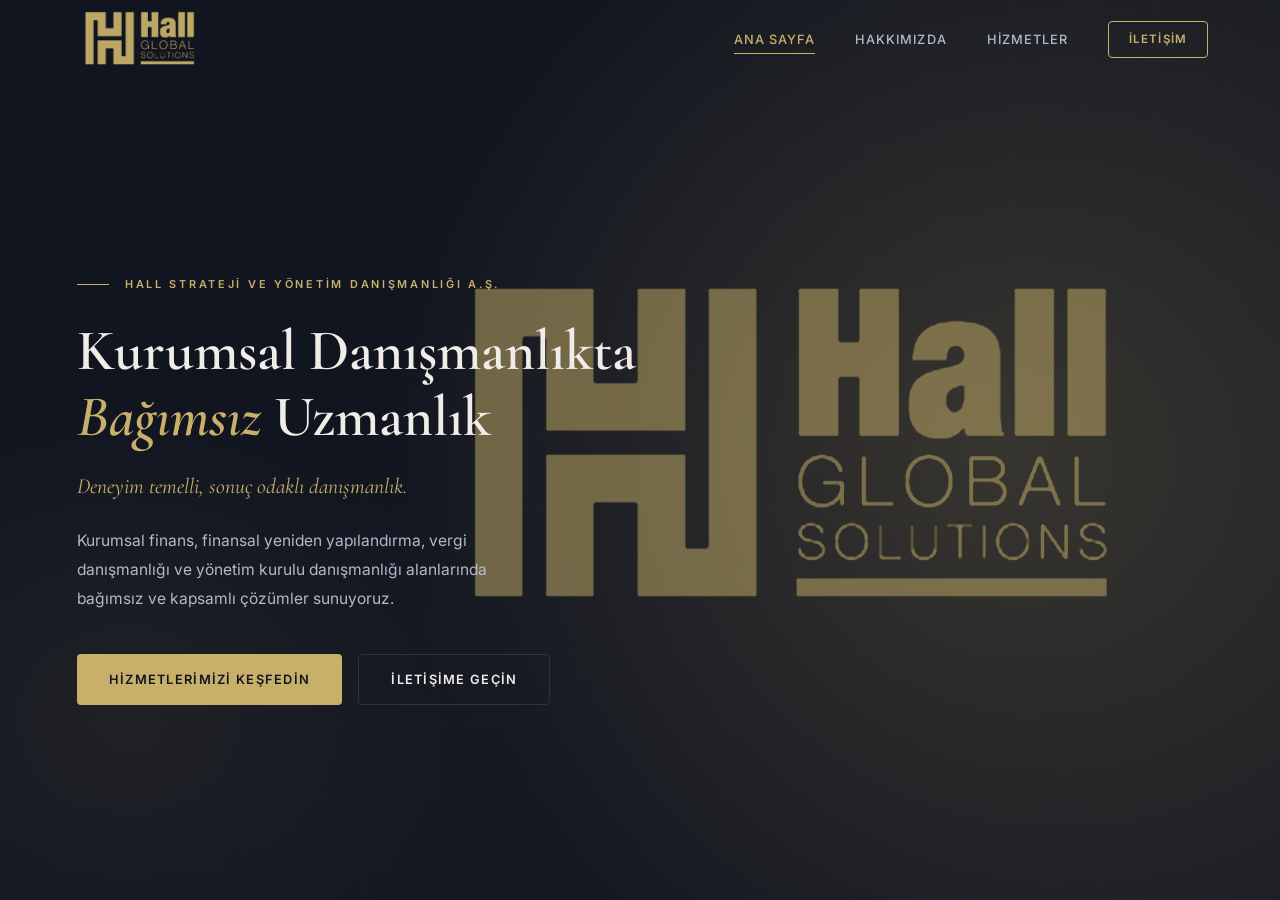
<file: index.html>
<!DOCTYPE html>
<html lang="tr">
<head>
  <meta charset="UTF-8">
  <meta name="viewport" content="width=device-width, initial-scale=1.0">
  <meta name="description" content="Hall Strateji ve Yönetim Danışmanlığı A.Ş. — Kurumsal finans, yönetim ve strateji danışmanlığı hizmetleri.">
  <title>HALL Strateji ve Yönetim Danışmanlığı A.Ş.</title>
  <link rel="stylesheet" href="css/style.css">
</head>
<body class="page-fixed">

  <!-- ===================== NAVBAR ===================== -->
  <nav class="navbar" id="navbar">
    <div class="navbar__inner">
      <a href="index.html" class="navbar__brand">
        <img src="assets/logo-full.png" alt="Hall Global Solutions" class="navbar__logo-full">
      </a>
      <button class="navbar__hamburger" id="hamburger" aria-label="Menü">
        <span></span><span></span><span></span>
      </button>
      <div class="navbar__nav" id="navMenu">
        <a href="index.html" class="active">Ana Sayfa</a>
        <a href="hakkimizda.html">Hakkımızda</a>
        <a href="hizmetler.html">Hizmetler</a>
        <a href="iletisim.html" class="navbar__cta">İletişim</a>
      </div>
    </div>
  </nav>

  <!-- ===================== HERO ===================== -->
  <section class="hero">
    <img src="assets/logo-full.png" class="hero__bg-logo" alt="" aria-hidden="true">
    <div class="container" style="margin-left:0 !important;margin-right:auto !important;max-width:720px !important;padding-left:clamp(2rem,6vw,6rem) !important;">
      <div class="hero__left" style="max-width:560px;">
        <p class="hero__eyebrow">Hall Strateji ve Yönetim Danışmanlığı A.Ş.</p>
        <h1 class="hero__title">
          Kurumsal Danışmanlıkta<br>
          <span>Bağımsız</span> Uzmanlık
        </h1>
        <p class="hero__subtitle">
          Deneyim temelli, sonuç odaklı danışmanlık.
        </p>
        <p class="hero__desc">
          Kurumsal finans, finansal yeniden yapılandırma, vergi danışmanlığı ve
          yönetim kurulu danışmanlığı alanlarında bağımsız ve kapsamlı çözümler sunuyoruz.
        </p>
        <div class="hero__actions">
          <a href="hizmetler.html" class="btn btn--primary">Hizmetlerimizi Keşfedin</a>
          <a href="iletisim.html" class="btn btn--outline">İletişime Geçin</a>
        </div>
      </div>
    </div>
  </section>

  <script>
    window.scrollTo(0, 0);
    document.documentElement.classList.remove('no-scroll');

    const navbar = document.getElementById('navbar');
    window.addEventListener('scroll', () => {
      navbar.classList.toggle('scrolled', window.scrollY > 30);
    });

    const hamburger = document.getElementById('hamburger');
    const navMenu = document.getElementById('navMenu');
    hamburger.addEventListener('click', () => {
      hamburger.classList.toggle('active');
      navMenu.classList.toggle('open');
    });
    navMenu.querySelectorAll('a').forEach(link => {
      link.addEventListener('click', () => {
        hamburger.classList.remove('active');
        navMenu.classList.remove('open');
      });
    });

    window.addEventListener('load', () => { window.scrollTo(0, 0); });
  </script>

</body>
</html>
</file>
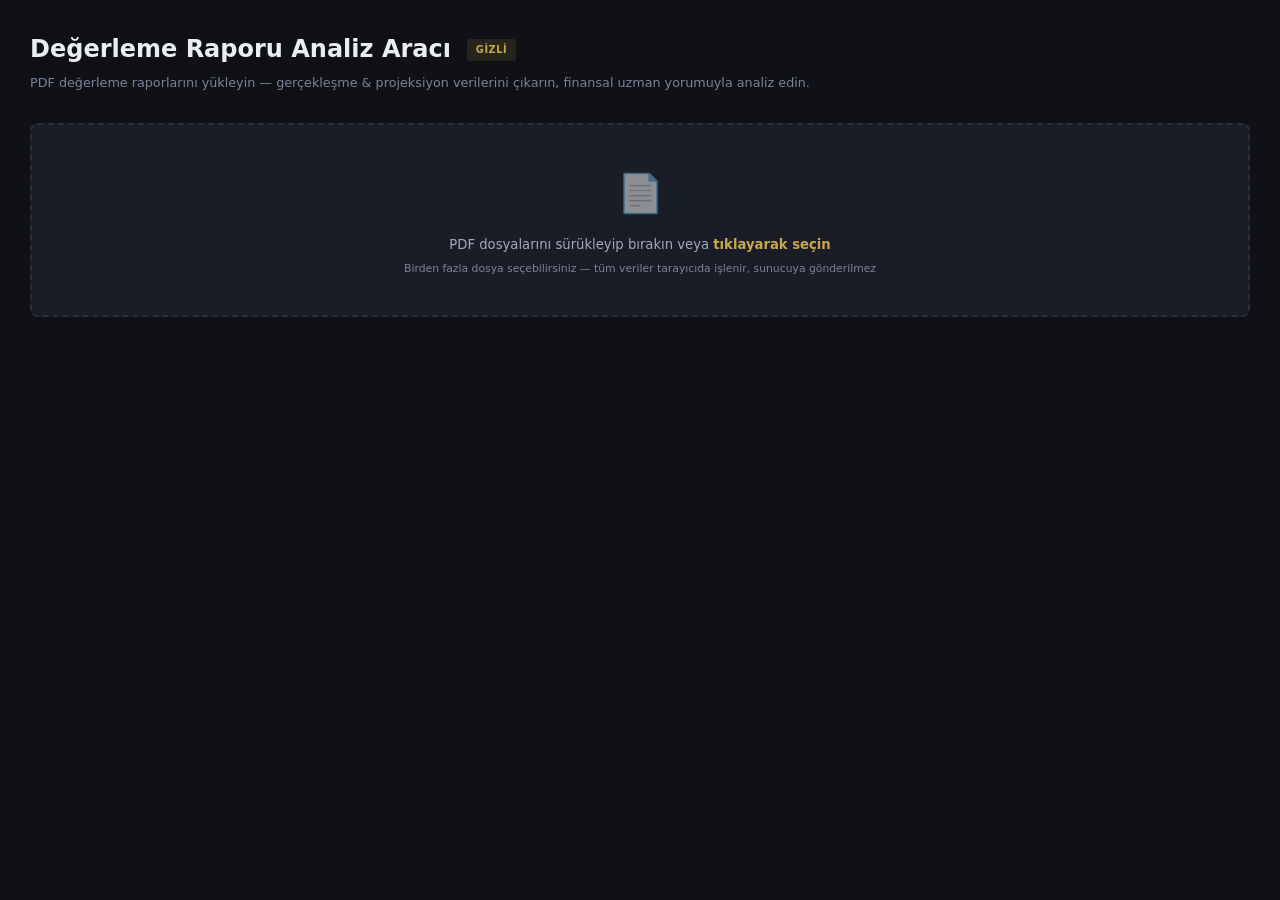
<file: degerleme-analiz.html>
<!DOCTYPE html>
<html lang="tr">
<head>
  <meta charset="UTF-8">
  <meta name="viewport" content="width=device-width, initial-scale=1.0">
  <title>Değerleme Raporu Analiz Aracı</title>
  <script src="lib/pdf.min.js"></script>
  <script src="lib/chart.umd.js"></script>
  <script src="lib/chartjs-plugin-annotation.min.js"></script>
  <script src="lib/tesseract.min.js"></script>
  <style>
    /* Local font stack - no external dependencies */

    :root {
      --bg: #0f1117;
      --bg-card: #1a1d27;
      --bg-section: #151820;
      --border: #2a2f3d;
      --accent: #c9a84c;
      --accent-light: #e0c16e;
      --text: #eaedf2;
      --muted: #7a8499;
      --muted-light: #a0aabf;
      --green: #22c55e;
      --red: #ef4444;
      --blue: #3b82f6;
      --orange: #f59e0b;
      --purple: #a855f7;
      --radius: 8px;
      --radius-sm: 4px;
      --shadow: 0 4px 24px rgba(0,0,0,0.4);
    }

    * { box-sizing: border-box; margin: 0; padding: 0; }
    html { font-size: 15px; }
    body {
      font-family: system-ui, -apple-system, 'Segoe UI', Roboto, sans-serif;
      background: var(--bg);
      color: var(--text);
      line-height: 1.6;
      min-height: 100vh;
      -webkit-font-smoothing: antialiased;
    }
    a { color: var(--accent); }
    ul { list-style: none; }

    .app { max-width: 1440px; margin: 0 auto; padding: 2rem; }

    /* Header */
    .header { margin-bottom: 2rem; }
    .header h1 { font-size: 1.6rem; font-weight: 700; color: var(--text); }
    .header p { color: var(--muted); font-size: 0.85rem; margin-top: 0.3rem; }
    .header__badge {
      display: inline-block; font-size: 0.65rem; padding: 0.2rem 0.6rem; border-radius: 3px;
      background: rgba(201,168,76,0.12); color: var(--accent); margin-left: 0.5rem;
      font-weight: 600; letter-spacing: 0.06em; vertical-align: middle;
    }

    /* Upload */
    .upload {
      border: 2px dashed var(--border); border-radius: var(--radius); padding: 2.5rem 2rem;
      text-align: center; cursor: pointer; transition: all 0.2s; background: var(--bg-card); position: relative;
    }
    .upload:hover, .upload.dragover { border-color: var(--accent); background: rgba(201,168,76,0.04); }
    .upload__icon { font-size: 2.5rem; margin-bottom: 0.75rem; opacity: 0.5; }
    .upload__text { color: var(--muted-light); font-size: 0.88rem; }
    .upload__text strong { color: var(--accent); }
    .upload input { position: absolute; inset: 0; opacity: 0; cursor: pointer; }

    .files { display: flex; flex-wrap: wrap; gap: 0.5rem; margin-top: 1rem; }
    .file-chip {
      display: inline-flex; align-items: center; gap: 0.4rem; background: var(--bg-card);
      border: 1px solid var(--border); border-radius: var(--radius-sm); padding: 0.4rem 0.8rem;
      font-size: 0.78rem; color: var(--text);
    }
    .file-dot { width: 7px; height: 7px; border-radius: 50%; background: var(--accent); flex-shrink: 0; }
    .file-dot.processing { background: var(--orange); animation: pulse 1s infinite; }
    .file-dot.done { background: var(--green); }
    .file-dot.error { background: var(--red); }
    .file-rm { background: none; border: none; color: var(--muted); cursor: pointer; font-size: 1rem; padding: 0; line-height: 1; }
    .file-rm:hover { color: var(--red); }
    @keyframes pulse { 0%,100%{opacity:1} 50%{opacity:0.3} }

    .bar { display: flex; gap: 0.75rem; margin-top: 1rem; align-items: center; flex-wrap: wrap; }
    .btn {
      display: inline-flex; align-items: center; gap: 0.4rem; padding: 0.55rem 1.3rem;
      font-family: inherit; font-size: 0.78rem; font-weight: 600; border-radius: var(--radius-sm);
      cursor: pointer; transition: all 0.2s; border: none; letter-spacing: 0.04em;
    }
    .btn--primary { background: var(--accent); color: #111; }
    .btn--primary:hover { background: var(--accent-light); }
    .btn--outline { background: transparent; color: var(--text); border: 1px solid var(--border); }
    .btn--outline:hover { border-color: var(--accent); color: var(--accent); }

    .progress { width: 100%; height: 3px; background: var(--border); border-radius: 2px; margin-top: 0.75rem; overflow: hidden; display: none; }
    .progress__fill { height: 100%; background: linear-gradient(90deg, var(--accent), var(--accent-light)); width: 0%; transition: width 0.3s; }

    /* Tabs */
    .results { margin-top: 2rem; display: none; }
    .tabs { display: flex; gap: 0; border-bottom: 1px solid var(--border); margin-bottom: 1.25rem; overflow-x: auto; }
    .tab {
      padding: 0.6rem 1.2rem; font-size: 0.75rem; font-weight: 500; color: var(--muted); cursor: pointer;
      border: none; background: none; border-bottom: 2px solid transparent; transition: all 0.2s;
      white-space: nowrap; text-transform: uppercase; letter-spacing: 0.05em;
    }
    .tab:hover { color: var(--text); }
    .tab.active { color: var(--accent); border-bottom-color: var(--accent); }
    .panel { display: none; }
    .panel.active { display: block; }

    /* Cards */
    .cards { display: grid; grid-template-columns: repeat(auto-fit, minmax(190px, 1fr)); gap: 0.75rem; margin-bottom: 1.5rem; }
    .card { background: var(--bg-card); border: 1px solid var(--border); border-radius: var(--radius); padding: 1rem; }
    .card__label { font-size: 0.65rem; text-transform: uppercase; letter-spacing: 0.1em; color: var(--muted); margin-bottom: 0.4rem; }
    .card__val { font-size: 1.5rem; font-weight: 700; color: var(--accent); }
    .card__sub { font-size: 0.7rem; color: var(--muted); margin-top: 0.2rem; }

    /* Table */
    .tbl-wrap { overflow-x: auto; border: 1px solid var(--border); border-radius: var(--radius); }
    .tbl { width: 100%; border-collapse: collapse; font-size: 0.8rem; }
    .tbl th {
      background: var(--bg-section); color: var(--accent); font-weight: 600; text-transform: uppercase;
      letter-spacing: 0.05em; font-size: 0.7rem; padding: 0.7rem 0.8rem; text-align: left;
      border-bottom: 1px solid var(--border); white-space: nowrap; position: sticky; top: 0;
    }
    .tbl td { padding: 0.6rem 0.8rem; border-bottom: 1px solid rgba(42,47,61,0.5); color: var(--text); white-space: nowrap; }
    .tbl tr:hover td { background: rgba(201,168,76,0.03); }
    .tbl .num { text-align: right; font-variant-numeric: tabular-nums; }
    .tbl .cell-proj { color: var(--muted-light); font-style: italic; }
    .tbl .row-label { font-weight: 600; color: var(--text); position: sticky; left: 0; background: var(--bg-card); z-index: 1; min-width: 150px; }
    .tbl thead .row-label { background: var(--bg-section); }
    .tbl th.yr-actual { border-bottom: 2px solid var(--green); }
    .tbl th.yr-proj { border-bottom: 2px solid var(--blue); }

    .badge-g { display: inline-block; font-size: 0.55rem; padding: 0.1rem 0.35rem; border-radius: 3px; background: rgba(34,197,94,0.15); color: var(--green); margin-left: 0.2rem; font-weight: 700; }
    .badge-t { display: inline-block; font-size: 0.55rem; padding: 0.1rem 0.35rem; border-radius: 3px; background: rgba(59,130,246,0.15); color: var(--blue); margin-left: 0.2rem; font-weight: 700; }
    .g-up { color: var(--green); font-size: 0.68rem; margin-left: 0.2rem; }
    .g-dn { color: var(--red); font-size: 0.68rem; margin-left: 0.2rem; }

    /* Charts */
    .charts { display: grid; grid-template-columns: repeat(auto-fit, minmax(400px, 1fr)); gap: 1rem; }
    .chart-box { background: var(--bg-card); border: 1px solid var(--border); border-radius: var(--radius); padding: 1.25rem; }
    .chart-box__title { font-size: 0.75rem; font-weight: 600; color: var(--text); margin-bottom: 0.75rem; text-transform: uppercase; letter-spacing: 0.05em; }
    .chart-box canvas { max-height: 320px; }
    .legend-bar { display: flex; gap: 1.2rem; margin-bottom: 0.75rem; font-size: 0.72rem; color: var(--muted-light); }
    .legend-bar span { display: flex; align-items: center; gap: 0.3rem; }
    .leg-solid { width: 20px; height: 3px; background: var(--accent); border-radius: 2px; }
    .leg-dash { width: 20px; height: 0; border-top: 2px dashed var(--blue); }

    /* Analysis / Expert commentary */
    .expert {
      background: var(--bg-card); border: 1px solid var(--border); border-radius: var(--radius);
      padding: 1.75rem; line-height: 1.85; font-size: 0.85rem; color: var(--muted-light);
    }
    .expert h3 { font-size: 1.1rem; font-weight: 700; color: var(--accent); margin: 1.5rem 0 0.6rem; }
    .expert h3:first-child { margin-top: 0; }
    .expert h4 { font-size: 0.9rem; font-weight: 600; color: var(--text); margin: 1rem 0 0.4rem; }
    .expert ul { padding-left: 1.1rem; list-style: disc; }
    .expert li { margin-bottom: 0.35rem; }
    .expert strong { color: var(--text); }
    .expert .hl {
      display: inline-block; background: rgba(201,168,76,0.1); border: 1px solid rgba(201,168,76,0.2);
      border-radius: 3px; padding: 0.1rem 0.4rem; font-weight: 600; color: var(--accent);
    }
    .expert .pos { padding: 1rem; margin: 0.75rem 0; border-radius: var(--radius); background: rgba(34,197,94,0.06); border-left: 3px solid var(--green); }
    .expert .neg { padding: 1rem; margin: 0.75rem 0; border-radius: var(--radius); background: rgba(239,68,68,0.06); border-left: 3px solid var(--red); }
    .expert .warn { padding: 1rem; margin: 0.75rem 0; border-radius: var(--radius); background: rgba(245,158,11,0.06); border-left: 3px solid var(--orange); }
    .expert .pos strong { color: var(--green); }
    .expert .neg strong { color: var(--red); }
    .expert .warn strong { color: var(--orange); }

    /* Assumptions */
    .assume-grid { display: grid; grid-template-columns: repeat(auto-fit, minmax(340px, 1fr)); gap: 1rem; }
    .assume-card {
      background: var(--bg-card); border: 1px solid var(--border); border-radius: var(--radius);
      padding: 1.25rem; transition: border-color 0.2s;
    }
    .assume-card:hover { border-color: rgba(201,168,76,0.3); }
    .assume-card__head { display: flex; justify-content: space-between; align-items: baseline; margin-bottom: 0.6rem; }
    .assume-card__name { font-size: 0.82rem; font-weight: 600; color: var(--text); }
    .assume-card__val { font-size: 1.1rem; font-weight: 700; color: var(--accent); }
    .assume-card__desc {
      font-size: 0.78rem; color: var(--muted-light); line-height: 1.7; border-top: 1px solid var(--border);
      padding-top: 0.6rem; margin-top: 0.4rem;
    }
    .assume-card__impact {
      font-size: 0.72rem; margin-top: 0.5rem; padding: 0.5rem 0.7rem; border-radius: var(--radius-sm);
      background: rgba(201,168,76,0.06); color: var(--muted-light); line-height: 1.6;
    }
    .assume-card__impact strong { color: var(--accent); }
    .assume-section { margin-bottom: 1.5rem; }
    .assume-section__title {
      font-size: 0.9rem; font-weight: 700; color: var(--accent); margin-bottom: 0.75rem;
      padding-bottom: 0.4rem; border-bottom: 1px solid var(--border);
    }
    .assume-empty { color: var(--muted); font-size: 0.85rem; }

    /* Raw */
    .raw {
      background: var(--bg-card); border: 1px solid var(--border); border-radius: var(--radius);
      padding: 1.25rem; max-height: 550px; overflow-y: auto; font-size: 0.8rem; line-height: 1.65;
      color: var(--muted-light); white-space: pre-wrap; word-wrap: break-word;
    }
    .raw .ftitle { color: var(--accent); font-weight: 600; font-size: 0.85rem; margin-bottom: 0.5rem; display: block; }
    .raw .fsection { margin-bottom: 1.5rem; padding-bottom: 1rem; border-bottom: 1px solid var(--border); }

    .selector { display: flex; gap: 0.4rem; flex-wrap: wrap; margin-bottom: 0.75rem; }
    .selector button {
      padding: 0.35rem 0.75rem; font-size: 0.72rem; background: var(--bg-card); border: 1px solid var(--border);
      border-radius: var(--radius-sm); color: var(--muted-light); cursor: pointer; transition: all 0.2s; font-family: inherit;
    }
    .selector button:hover { border-color: var(--accent); color: var(--accent); }
    .selector button.active { background: rgba(201,168,76,0.1); border-color: var(--accent); color: var(--accent); }

    .empty { text-align: center; padding: 2.5rem; color: var(--muted); }

    @media (max-width: 768px) {
      .app { padding: 1rem; }
      .charts { grid-template-columns: 1fr; }
      .cards { grid-template-columns: repeat(2, 1fr); }
    }
  </style>
</head>
<body>
<div id="fileProtocolWarning" style="display:none;position:fixed;inset:0;z-index:9999;background:#0f1117;color:#e8e6e3;font-family:system-ui,sans-serif;padding:40px;text-align:center;">
  <div style="max-width:500px;margin:80px auto;background:#1a1d27;border:1px solid #c9a84c;border-radius:12px;padding:40px;">
    <div style="font-size:48px;margin-bottom:16px;">⚠️</div>
    <h2 style="color:#c9a84c;margin-bottom:12px;">Doğrudan Açılamaz</h2>
    <p style="margin-bottom:20px;line-height:1.6;">Bu araç tarayıcıda doğrudan açılamaz. <strong>Çift tıklayarak başlatın:</strong></p>
    <div style="background:#151820;border-radius:8px;padding:20px;text-align:left;margin-bottom:20px;">
      <p style="margin-bottom:8px;"><strong style="color:#c9a84c;">Windows:</strong> <code style="background:#0f1117;padding:3px 8px;border-radius:4px;">baslat.bat</code> dosyasına çift tıklayın</p>
      <p><strong style="color:#c9a84c;">Mac:</strong> <code style="background:#0f1117;padding:3px 8px;border-radius:4px;">baslat.command</code> dosyasına çift tıklayın</p>
    </div>
    <p style="color:#888;font-size:0.85rem;">Otomatik olarak tarayıcınız açılacak ve araç çalışacak.</p>
  </div>
</div>
<script>
if (location.protocol === 'file:') document.getElementById('fileProtocolWarning').style.display = 'block';
</script>
<div class="app">

  <div class="header">
    <h1>Değerleme Raporu Analiz Aracı <span class="header__badge">GİZLİ</span></h1>
    <p>PDF değerleme raporlarını yükleyin — gerçekleşme & projeksiyon verilerini çıkarın, finansal uzman yorumuyla analiz edin.</p>
  </div>

  <div class="upload" id="uploadZone">
    <div class="upload__icon">📄</div>
    <p class="upload__text">PDF dosyalarını sürükleyip bırakın veya <strong>tıklayarak seçin</strong></p>
    <p style="color:var(--muted);font-size:0.72rem;margin-top:0.35rem;">Birden fazla dosya seçebilirsiniz — tüm veriler tarayıcıda işlenir, sunucuya gönderilmez</p>
    <input type="file" id="fileInput" multiple accept=".pdf">
  </div>

  <div class="files" id="fileList"></div>
  <div class="progress" id="progressBar"><div class="progress__fill" id="progressFill"></div></div>
  <div id="ocrStatus" style="display:none; margin-top:0.5rem; font-size:0.78rem; color:var(--orange); font-weight:500;"></div>
  <div class="bar" id="actionsBar" style="display:none;">
    <button class="btn btn--primary" onclick="analyzeAll()">Analiz Et</button>
    <button class="btn btn--outline" onclick="clearAll()">Temizle</button>
    <span style="color:var(--muted);font-size:0.75rem;" id="fileCount"></span>
  </div>

  <div class="results" id="results">
    <div class="tabs">
      <button class="tab active" onclick="switchTab('overview')">Özet</button>
      <button class="tab" onclick="switchTab('proj')">Projeksiyon & Gerçekleşme</button>
      <button class="tab" onclick="switchTab('table')">Veri Tablosu</button>
      <button class="tab" onclick="switchTab('charts')">Grafikler</button>
      <button class="tab" onclick="switchTab('assume')">Varsayımlar</button>
      <button class="tab" onclick="switchTab('expert')">Uzman Yorumu</button>
      <button class="tab" onclick="switchTab('raw')">Ham Metin</button>
    </div>

    <div class="panel active" id="p-overview"><div class="cards" id="summaryCards"></div></div>

    <div class="panel" id="p-proj">
      <div class="selector" id="projSel"></div>
      <div class="legend-bar"><span><span class="leg-solid"></span> Gerçekleşme</span><span><span class="leg-dash"></span> Projeksiyon</span></div>
      <div class="charts" id="projCharts" style="margin-bottom:1.25rem;"></div>
      <div class="tbl-wrap"><table class="tbl" id="projTbl"><thead id="projHead"></thead><tbody id="projBody"></tbody></table></div>
    </div>

    <div class="panel" id="p-table"><div class="tbl-wrap"><table class="tbl" id="dataTbl"><thead id="dataHead"></thead><tbody id="dataBody"></tbody></table></div></div>

    <div class="panel" id="p-charts"><div class="charts" id="chartsGrid"></div></div>

    <div class="panel" id="p-assume">
      <div class="selector" id="assumeSel"></div>
      <div id="assumeContent"></div>
    </div>

    <div class="panel" id="p-expert"><div class="expert" id="expertContent"></div></div>

    <div class="panel" id="p-raw">
      <div class="selector" id="rawSel"></div>
      <div class="raw" id="rawText"></div>
    </div>
  </div>
</div>

<script>
pdfjsLib.GlobalWorkerOptions.workerSrc = 'lib/pdf.worker.min.js';

const S = { files: [], reports: [], spot: [], yearly: [], assumptions: [], charts: [] };

// ============= FILE HANDLING =============
const uploadZone = document.getElementById('uploadZone');
const fileInput = document.getElementById('fileInput');
uploadZone.addEventListener('dragover', e => { e.preventDefault(); uploadZone.classList.add('dragover'); });
uploadZone.addEventListener('dragleave', () => uploadZone.classList.remove('dragover'));
uploadZone.addEventListener('drop', e => { e.preventDefault(); uploadZone.classList.remove('dragover'); addFiles(e.dataTransfer.files); });
fileInput.addEventListener('change', e => { addFiles(e.target.files); fileInput.value = ''; });

function addFiles(list) {
  for (const f of list) if (f.type === 'application/pdf' && !S.files.some(x => x.name === f.name)) S.files.push(f);
  renderFiles();
}
function rmFile(i) { S.files.splice(i, 1); renderFiles(); }
function renderFiles() {
  document.getElementById('fileList').innerHTML = S.files.map((f, i) =>
    `<div class="file-chip"><span class="file-dot" id="st-${i}"></span>${f.name}<button class="file-rm" onclick="rmFile(${i})">&times;</button></div>`).join('');
  document.getElementById('actionsBar').style.display = S.files.length ? 'flex' : 'none';
  document.getElementById('fileCount').textContent = S.files.length + ' dosya';
}
function clearAll() {
  S.files = []; S.reports = []; S.spot = []; S.yearly = []; S.assumptions = [];
  S.charts.forEach(c => c.destroy()); S.charts = [];
  renderFiles(); document.getElementById('results').style.display = 'none';
}

// ============= PDF =============
let _ocrWorker = null;

function setStatus(msg) {
  const el = document.getElementById('ocrStatus');
  if (el) { el.style.display = msg ? 'block' : 'none'; el.textContent = msg || ''; }
}

async function initOCR() {
  if (_ocrWorker) return _ocrWorker;
  if (typeof Tesseract === 'undefined') throw new Error('Tesseract.js yüklenemedi. Sayfayı yenileyin veya internet bağlantınızı kontrol edin.');
  setStatus('OCR motoru hazırlanıyor...');
  _ocrWorker = await Tesseract.createWorker('tur+eng', 1, {
    workerPath: 'lib/tesseract-worker.min.js',
    corePath: 'lib/tesseract-core-simd-lstm.wasm.js',
    langPath: 'lib',
    logger: function(m) {
      var pct = Math.round((m.progress || 0) * 100);
      if (m.status === 'loading tesseract core') setStatus('OCR motoru yükleniyor... ' + pct + '%');
      else if (m.status === 'loading language traineddata') setStatus('Dil verileri indiriliyor... ' + pct + '%');
      else if (m.status === 'initializing tesseract' || m.status === 'initializing api') setStatus('OCR başlatılıyor...');
      else if (m.status === 'recognizing text') setStatus('OCR sayfa okuyor... ' + pct + '%');
    }
  });
  return _ocrWorker;
}

async function destroyOCR() {
  if (_ocrWorker) { try { await _ocrWorker.terminate(); } catch(e) {} _ocrWorker = null; }
}

function canvasToBlob(canvas) {
  return new Promise(function(resolve, reject) {
    canvas.toBlob(function(blob) {
      if (blob) resolve(blob); else reject(new Error('Canvas toBlob failed'));
    }, 'image/png');
  });
}

async function ocrPage(worker, pdf, pageNum, totalPages) {
  setStatus('Sayfa ' + pageNum + '/' + totalPages + ' render ediliyor...');
  var pg = await pdf.getPage(pageNum);
  var viewport = pg.getViewport({ scale: 2.0 });
  var canvas = document.createElement('canvas');
  canvas.width = viewport.width;
  canvas.height = viewport.height;
  var ctx = canvas.getContext('2d');
  ctx.fillStyle = '#ffffff';
  ctx.fillRect(0, 0, canvas.width, canvas.height);
  await pg.render({ canvasContext: ctx, viewport: viewport }).promise;

  setStatus('Sayfa ' + pageNum + '/' + totalPages + ' OCR ile okunuyor...');
  var blob = await canvasToBlob(canvas);
  var url = URL.createObjectURL(blob);
  var result;
  try {
    result = await worker.recognize(url);
  } finally {
    URL.revokeObjectURL(url);
    canvas.width = 1; canvas.height = 1;
    canvas = null;
  }
  return result.data.text;
}

async function pdfToText(file, statusCallback) {
  if (statusCallback) statusCallback('PDF açılıyor...');
  var buf = await file.arrayBuffer();
  var pdf = await pdfjsLib.getDocument({ data: new Uint8Array(buf) }).promise;
  var numPages = pdf.numPages;

  if (statusCallback) statusCallback('Metin çıkarılıyor...');
  var txt = '';
  for (var i = 1; i <= numPages; i++) {
    var pg = await pdf.getPage(i);
    var content = await pg.getTextContent();
    var lastY = null;
    for (var j = 0; j < content.items.length; j++) {
      var it = content.items[j];
      if (lastY !== null && Math.abs(it.transform[5] - lastY) > 5) txt += '\n';
      txt += it.str + ' ';
      lastY = it.transform[5];
    }
    txt += '\n\n';
  }

  var cleaned = txt.replace(/\s+/g, '').trim();
  if (cleaned.length >= 50) {
    if (statusCallback) statusCallback('Metin tabanlı PDF — tamamlandı');
    return txt;
  }

  if (statusCallback) statusCallback('Taranmış PDF tespit edildi — OCR başlatılıyor...');
  var worker = await initOCR();
  txt = '';
  for (var p = 1; p <= numPages; p++) {
    if (statusCallback) statusCallback('OCR: sayfa ' + p + '/' + numPages);
    var pageTxt = await ocrPage(worker, pdf, p, numPages);
    txt += pageTxt + '\n\n';
  }

  txt = txt
    .replace(/[|]/g, 'I')
    .replace(/(\d)\s+([.,])\s+(\d)/g, '$1$2$3')
    .replace(/[""]/g, '"').replace(/['']/g, "'")
    .replace(/(\w)-\n(\w)/g, '$1$2');

  return txt;
}

// ============= NUMBERS =============
function parseNum(s) {
  if (!s) return null;
  let c = s.replace(/\s/g, '').replace(/[oOıİ]/g, m => /[oO]/.test(m) ? '0' : '1').replace(/[^\d.,\-]/g, '');
  if (!c || c === '-') return null;
  if (c.includes(',') && c.includes('.')) c = c.lastIndexOf(',') > c.lastIndexOf('.') ? c.replace(/\./g, '').replace(',', '.') : c.replace(/,/g, '');
  else if (c.includes(',')) { const p = c.split(','); c = p.length === 2 && p[1].length <= 2 ? c.replace(',', '.') : c.replace(/,/g, ''); }
  const n = parseFloat(c); return isNaN(n) ? null : n;
}
function applyMul(raw, v) {
  if (!raw || !v) return v;
  if (/milyar|mlr/i.test(raw)) return v * 1e9;
  if (/milyon|mio|mn/i.test(raw)) return v * 1e6;
  if (/bin/i.test(raw)) return v * 1e3;
  return v;
}
function fmt(n, key) {
  if (n == null) return '—';
  if (['fdFavoek','fk','pdDd'].includes(key)) return n.toFixed(1) + 'x';
  if (['wacc','favoekMarji','netKarMarji','buyumeOrani'].includes(key)) return '%' + n.toFixed(1);
  if (Math.abs(n) >= 1e9) return (n/1e9).toFixed(1) + ' Mlr';
  if (Math.abs(n) >= 1e6) return (n/1e6).toFixed(1) + ' Mln';
  if (Math.abs(n) >= 1e3) return (n/1e3).toFixed(1) + ' Bin';
  return n.toLocaleString('tr-TR', { maximumFractionDigits: 2 });
}
function fmtN(n) { return n == null ? '—' : n.toLocaleString('tr-TR', { maximumFractionDigits: 2 }); }

// ============= METRIC DEFS =============
const MP = [
  { key:'gelir', aliases:['gelir','ciro','hasılat','net satış','revenue','sales','net sales','satış gelirleri','net satışlar'] },
  { key:'smmm', aliases:['satışların maliyeti','smm','cost of sales','cogs','satılan malın maliyeti'] },
  { key:'brutKar', aliases:['brüt kar','brüt kâr','gross profit','brüt'] },
  { key:'favoek', aliases:['favök','ebitda','favök (ebitda)'] },
  { key:'faaliyetKari', aliases:['faaliyet karı','faaliyet kârı','ebit','operating profit'] },
  { key:'netKar', aliases:['net kar','net kâr','net dönem karı','net dönem kârı','net profit','net income','dönem karı','dönem kârı'] },
  { key:'aktifToplam', aliases:['aktif toplamı','toplam aktif','toplam varlık','total assets','toplam varlıklar'] },
  { key:'ozkaynak', aliases:['özkaynak','özkaynaklar','equity','özsermaye','öz kaynak','öz kaynaklar'] },
  { key:'borclar', aliases:['toplam borç','finansal borç','net borç','total debt','net debt','toplam yükümlülükler'] },
  { key:'fd', aliases:['firma değeri','şirket değeri','enterprise value'] },
  { key:'ozsermayeDeger', aliases:['özsermaye değeri','equity value','piyasa değeri','market cap'] },
  { key:'fdFavoek', aliases:['fd/favök','ev/ebitda'] },
  { key:'fk', aliases:['f/k','p/e','fiyat kazanç','fiyat/kazanç'] },
  { key:'pdDd', aliases:['pd/dd','p/bv','p/b'] },
  { key:'favoekMarji', aliases:['favök marjı','ebitda marjı','ebitda margin','favök marj'] },
  { key:'netKarMarji', aliases:['net kar marjı','net kâr marjı','net profit margin'] },
  { key:'amortisman', aliases:['amortisman','depreciation','amortisation','amortisman ve itfa'] },
  { key:'capex', aliases:['yatırım harcaması','capex','sermaye harcaması','capital expenditure','yatırım harcamaları'] },
  { key:'isletmeSermayesi', aliases:['işletme sermayesi','working capital','net işletme sermayesi'] },
  { key:'fcf', aliases:['serbest nakit akışı','free cash flow','fcf','nakit akışı','nakit akımı'] },
  { key:'wacc', aliases:['wacc','aosm','ağırlıklı ortalama sermaye maliyeti','iskonto oranı'] },
];

const ML = {
  gelir:'Gelir (Ciro)', smmm:'SMM', brutKar:'Brüt Kâr', favoek:'FAVÖK (EBITDA)', faaliyetKari:'Faaliyet Kârı (EBIT)',
  netKar:'Net Kâr', aktifToplam:'Aktif Toplamı', ozkaynak:'Özkaynaklar', borclar:'Toplam Borç/Yükümlülük',
  fd:'Firma Değeri (EV)', ozsermayeDeger:'Özsermaye Değeri', fdFavoek:'FD/FAVÖK', fk:'F/K (P/E)', pdDd:'PD/DD (P/BV)',
  favoekMarji:'FAVÖK Marjı (%)', netKarMarji:'Net Kâr Marjı (%)', amortisman:'Amortisman & İtfa',
  capex:'Yatırım Harcaması (CAPEX)', isletmeSermayesi:'İşletme Sermayesi', fcf:'Serbest Nakit Akışı (FCF)',
  wacc:'Ağırlıklı Ortalama Sermaye Maliyeti — WACC (%)'
};

// ============= EXTRACTION =============
function detectYears(text) {
  const rx = /\b(20[1-3]\d)\s*([GgAa](?:erçekleş)?|[TtPpEe](?:ahmin|rojeksiyon|stimate)?|[Ff](?:orecast)?|[Bb](?:ütçe)?)?\b/g;
  const m = {}; let match;
  while ((match = rx.exec(text)) !== null) {
    const yr = parseInt(match[1]);
    if (yr < 2015 || yr > 2035) continue;
    const sfx = (match[2] || '').toLowerCase();
    let type = 'unknown';
    if (/^[ga]/.test(sfx)) type = 'actual';
    else if (/^[tpefb]/.test(sfx)) type = 'projection';
    if (!m[yr] || type !== 'unknown') m[yr] = type;
  }
  const yrs = Object.keys(m).map(Number).sort();
  if (yrs.length === 0) return m;
  const hasA = Object.values(m).some(t => t === 'actual');
  const hasP = Object.values(m).some(t => t === 'projection');
  const now = 2026;
  for (const y of yrs) {
    if (m[y] !== 'unknown') continue;
    if (!hasA && !hasP) m[y] = y < now ? 'actual' : 'projection';
    else if (hasA) { const last = Math.max(...yrs.filter(yy => m[yy] === 'actual')); m[y] = y <= last ? 'actual' : 'projection'; }
    else { const first = Math.min(...yrs.filter(yy => m[yy] === 'projection')); m[y] = y < first ? 'actual' : 'projection'; }
  }
  return m;
}

function normalizeForMatch(s) {
  return s.toLowerCase().replace(/\s+/g, ' ').replace(/[ıi̇]/g, 'i').replace(/[şṣ]/g, 'ş').replace(/[çc̣]/g, 'ç').replace(/[ğġ]/g, 'ğ').replace(/[üụ]/g, 'ü').replace(/[öọ]/g, 'ö');
}

function extractYearly(text, fileName) {
  const lines = text.split('\n');
  const yearMap = detectYears(text);
  const years = Object.keys(yearMap).map(Number).sort();
  const res = { dosya: fileName, sirket: fileName.replace(/\.pdf$/i, ''), years: yearMap, metrics: {} };

  const sm = text.match(/(?:şirket|firma|company|kuruluş)\s*(?:adı|unvanı|ismi)?\s*[:\-]\s*(.+)/i);
  if (sm) res.sirket = sm[1].trim().substring(0, 60);

  for (const line of lines) {
    const ll = normalizeForMatch(line.trim());
    if (!ll || ll.startsWith('---')) continue;
    for (const mp of MP) {
      const hit = mp.aliases.some(a => {
        const na = normalizeForMatch(a);
        const idx = ll.indexOf(na);
        if (idx === -1) return false;
        const before = idx > 0 ? ll[idx-1] : ' ';
        const after = idx + na.length < ll.length ? ll[idx + na.length] : ' ';
        return /[\s,.:;(\-]|^/.test(before) && /[\s,.:;)\-]|$/.test(after);
      });
      if (!hit) continue;
      const nums = [];
      const nrx = /[\-]?[\d]+[.,\d]*/g; let nm;
      while ((nm = nrx.exec(line)) !== null) {
        const v = parseNum(nm[0]);
        if (v !== null && Math.abs(v) < 1e15 && !(v >= 2015 && v <= 2035 && Number.isInteger(v))) nums.push(v);
      }
      if (nums.length > 0 && years.length > 0 && nums.length >= years.length) {
        const si = nums.length - years.length;
        const yv = {};
        for (let i = 0; i < years.length; i++) yv[years[i]] = nums[si + i];
        if (!res.metrics[mp.key] || Object.keys(yv).length > Object.keys(res.metrics[mp.key] || {}).length) res.metrics[mp.key] = yv;
      }
      break;
    }
  }
  return res;
}

function extractSpot(text, fileName) {
  const data = { dosya: fileName, m: {} };
  const pats = [
    { key:'sirket', rx:/(?:şirket|firma|company)\s*(?:adı|unvanı)?\s*[:\-]\s*(.+)/i },
    { key:'tarih', rx:/(?:değerleme|valuation)\s*(?:tarihi|date)\s*[:\-]\s*(.+)/i },
    { key:'yontem', rx:/(?:değerleme\s*yöntemi|valuation\s*method)\s*[:\-]\s*(.+)/i },
    { key:'gelir', rx:/(?:net\s*)?(?:gelir|ciro|hasılat|revenue|net\s*satış)\s*[:\-]?\s*[\(]?(?:TL|₺|USD|\$|EUR|€)?\s*[:\-]?\s*([\d.,]+(?:\s*(?:milyon|milyar|mn|mio|mlr))?)/i, n:1 },
    { key:'favoek', rx:/(?:FAVÖK|EBITDA)\s*[:\-]?\s*[\(]?(?:TL|₺)?\s*[:\-]?\s*([\d.,]+(?:\s*(?:milyon|milyar|mn|mio|mlr))?)/i, n:1 },
    { key:'netKar', rx:/(?:net\s*(?:kâr|kar))\s*[:\-]?\s*[\(]?(?:TL|₺)?\s*[:\-]?\s*([\d.,]+(?:\s*(?:milyon|milyar|mn|mio|mlr))?)/i, n:1 },
    { key:'fd', rx:/(?:firma\s*değeri|enterprise\s*value|FD|EV)\s*[:\-]?\s*[\(]?(?:TL|₺)?\s*[:\-]?\s*([\d.,]+(?:\s*(?:milyon|milyar|mn|mio|mlr))?)/i, n:1 },
    { key:'ozsermayeDeger', rx:/(?:özsermaye\s*değeri|equity\s*value|piyasa\s*değeri)\s*[:\-]?\s*[\(]?(?:TL|₺)?\s*[:\-]?\s*([\d.,]+(?:\s*(?:milyon|milyar|mn|mio|mlr))?)/i, n:1 },
    { key:'fdFavoek', rx:/(?:FD\s*\/\s*FAVÖK|EV\s*\/\s*EBITDA)\s*[:\-]?\s*([\d.,]+)\s*x?/i, n:1 },
    { key:'fk', rx:/(?:F\s*\/\s*K|P\s*\/\s*E)\s*[:\-]?\s*([\d.,]+)\s*x?/i, n:1 },
    { key:'pdDd', rx:/(?:PD\s*\/\s*DD|P\s*\/\s*BV)\s*[:\-]?\s*([\d.,]+)\s*x?/i, n:1 },
    { key:'wacc', rx:/(?:WACC|AOSM|iskonto\s*oran)\s*[:\-]?\s*%?\s*([\d.,]+)\s*%?/i, n:1 },
  ];
  for (const p of pats) {
    const match = text.match(p.rx);
    if (match) {
      if (p.n) { const v = parseNum(match[1]); if (v !== null) data.m[p.key] = { l: ML[p.key]||p.key, v, raw: match[1].trim() }; }
      else data.m[p.key] = { l: ML[p.key]||p.key, v: match[1].trim() };
    }
  }
  if (!data.m.sirket) data.m.sirket = { l: 'Şirket', v: fileName.replace(/\.pdf$/i, '') };
  return data;
}

// ============= ASSUMPTIONS =============
const ASSUME_DEFS = {
  riskFreeRate: {
    name: 'Risksiz Faiz Oranı',
    desc: 'Devlet tahvili getirisine dayanan, teorik olarak sıfır kredi riski taşıyan yatırımın beklenen getirisi. Genellikle uzun vadeli (10 yıllık) devlet tahvili faizi baz alınır.',
    impact: 'Risksiz faiz oranı yükseldikçe iskonto oranı (WACC) artar ve şirketin bugünkü değeri düşer. Düşük risksiz faiz ortamında değerlemeler yukarı yönlü etkilenir.',
    category: 'wacc'
  },
  marketRiskPremium: {
    name: 'Piyasa Risk Primi (Özsermaye Risk Primi)',
    desc: 'Yatırımcıların hisse senedi piyasasına yatırım yaparak risksiz faiz üzerinde talep ettiği ek getiri. Tarihsel piyasa getirisi ile risksiz faiz arasındaki fark olarak hesaplanır.',
    impact: 'Yüksek piyasa risk primi, yatırımcıların daha fazla risk tazminatı beklediğini gösterir. Bu, özsermaye maliyetini ve dolayısıyla WACC\'ı artırarak değerlemeyi düşürür.',
    category: 'wacc'
  },
  beta: {
    name: 'Beta Katsayısı (β)',
    desc: 'Şirketin hisse senedinin piyasa geneline göre sistematik riskini ölçer. Beta = 1 piyasayla aynı volatilite, >1 piyasadan daha riskli, <1 daha az riskli anlamına gelir.',
    impact: 'Beta arttıkça özsermaye maliyeti yükselir. Kaldıraçlı (levered) beta şirketin borç yapısını da yansıtır. Karşılaştırılabilir şirketlerin betası ile uyumu kontrol edilmelidir.',
    category: 'wacc'
  },
  countryRisk: {
    name: 'Ülke Risk Primi',
    desc: 'Gelişmekte olan ülkelerde yatırım yapmanın ek riskini (politik istikrarsızlık, kur riski, hukuki belirsizlik) yansıtan ek getiri beklentisi.',
    impact: 'Türkiye gibi gelişmekte olan piyasalarda önemli bir bileşendir. CDS spreadi veya Damodaran ülke risk primi kullanılır. Yüksek ülke riski değerlemeyi önemli ölçüde düşürür.',
    category: 'wacc'
  },
  companyRisk: {
    name: 'Şirkete Özel Risk Primi',
    desc: 'Şirketin kendine özgü risklerini (küçük ölçek, tek müşteriye bağımlılık, yönetim riski, sektörel riskler) yansıtan ek iskonto oranı. Genellikle %1-5 arasında uygulanır.',
    impact: 'Subjektif bir parametredir ve değerleme sonucunu doğrudan etkiler. Yüksek şirkete özel risk primi, değerlemeyi aşağı çeker. Gerekçeleri açıkça belirtilmelidir.',
    category: 'wacc'
  },
  costOfEquity: {
    name: 'Özsermaye Maliyeti (Ke)',
    desc: 'Hissedarların şirkete yatırım yaparak beklediği minimum getiri oranı. CAPM modeline göre: Ke = Risksiz Faiz + Beta × Piyasa Risk Primi + Ülke Riski + Şirkete Özel Risk.',
    impact: 'Özsermaye maliyeti, WACC hesaplamasının en büyük bileşenidir. Yüksek Ke, şirket değerini düşürür.',
    category: 'wacc'
  },
  costOfDebt: {
    name: 'Borç Maliyeti (Kd)',
    desc: 'Şirketin borçlanma için ödediği faiz oranı. Vergi kalkanı etkisiyle vergi sonrası borç maliyeti = Kd × (1 - Vergi Oranı) olarak hesaplanır.',
    impact: 'Borç maliyeti genellikle özsermaye maliyetinden düşüktür (vergi kalkanı etkisi). Ancak aşırı borçlanma iflas riskini artırır.',
    category: 'wacc'
  },
  debtEquityRatio: {
    name: 'Borç / Özsermaye Oranı (D/E)',
    desc: 'Şirketin sermaye yapısındaki borç ve özsermaye dengesini gösterir. WACC hesaplamasında borç ve özsermaye ağırlıklarını belirler.',
    impact: 'Borç oranı arttıkça WACC başlangıçta düşer (borç maliyeti < özsermaye maliyeti), ancak belirli bir noktadan sonra iflas riski nedeniyle artar (optimal sermaye yapısı teorisi).',
    category: 'wacc'
  },
  taxRate: {
    name: 'Vergi Oranı',
    desc: 'İndirgenmiş nakit akışı hesaplamasında kullanılan efektif kurumlar vergisi oranı. Borç maliyetinin vergi kalkanı etkisini belirler.',
    impact: 'Yüksek vergi oranı, vergi sonrası nakit akışlarını düşürürken borçlanmanın vergi avantajını artırır.',
    category: 'wacc'
  },
  wacc: {
    name: 'Ağırlıklı Ortalama Sermaye Maliyeti (WACC)',
    desc: 'Şirketin tüm sermaye kaynaklarının (borç + özsermaye) ağırlıklı ortalama maliyeti. WACC = (E/V) × Ke + (D/V) × Kd × (1-t) formülüyle hesaplanır.',
    impact: 'WACC, gelecekteki nakit akışlarını bugüne indirgemek için kullanılan iskonto oranıdır. %1 puanlık artış, firma değerini %8-15 oranında düşürebilir.',
    category: 'wacc'
  },
  terminalGrowth: {
    name: 'Terminal (Kalıcı) Büyüme Oranı',
    desc: 'Projeksiyon dönemi sonrasında şirketin sonsuza kadar büyüyeceği varsayılan oran. Genellikle uzun vadeli enflasyon veya GSYİH büyüme oranına yakın seçilir (%2-4).',
    impact: 'Terminal değer, toplam firma değerinin genellikle %60-80\'ini oluşturur. Bu nedenle terminal büyüme oranındaki küçük değişiklikler değerleme sonucunu dramatik şekilde etkiler.',
    category: 'dcf'
  },
  projectionPeriod: {
    name: 'Projeksiyon (Tahmin) Dönemi',
    desc: 'Detaylı nakit akışı tahminlerinin yapıldığı süre. Genellikle 5-10 yıl arasında seçilir. Dönem sonunda terminal değer hesaplanır.',
    impact: 'Kısa projeksiyon dönemi terminal değerin ağırlığını artırır. Uzun dönem ise tahmin belirsizliğini artırır.',
    category: 'dcf'
  },
  controlPremium: {
    name: 'Kontrol Primi',
    desc: 'Şirketin yönetim kontrolünü elde etmek için azınlık hisse değeri üzerine ödenen ek bedel. Genellikle %15-40 arasında uygulanır.',
    impact: 'Kontrol primi uygulanması değerlemeyi yukarı yönlü etkiler. M&A işlemlerinde alıcının kontrol avantajını yansıtır.',
    category: 'premium'
  },
  minorityDiscount: {
    name: 'Azınlık İskontosu',
    desc: 'Azınlık hissedarlığının yönetim üzerinde kontrol sağlamaması nedeniyle uygulanan indirim. Kontrol priminin tersi olarak düşünülebilir.',
    impact: 'Azınlık hisse değerlemesinde uygulanır. Hisse değerini aşağı yönlü etkiler.',
    category: 'premium'
  },
  liquidityDiscount: {
    name: 'Likidite (Pazarlanabilirlik) İskontosu',
    desc: 'Borsada işlem görmeyen veya düşük hacimli hisselerin kolayca nakde çevrilememesi nedeniyle uygulanan indirim. Genellikle %10-35 arasında.',
    impact: 'Halka açık olmayan şirketlerde uygulanır. Likidite iskontosu, özellikle azınlık hissedarlığında değerlemeyi önemli ölçüde düşürebilir.',
    category: 'premium'
  },
  dlom: {
    name: 'Pazarlanabilirlik Eksikliği İskontosu (DLOM)',
    desc: 'Hissenin organize bir piyasada serbestçe alınıp satılamamasından kaynaklanan değer kaybı. Restricted stock çalışmaları ve put opsiyon modelleriyle tahmin edilir.',
    impact: 'DLOM ile likidite iskontosu birlikte veya ayrı ayrı uygulanabilir. Halka açık olmayan şirketlerde %15-30 arasında uygulanması yaygındır.',
    category: 'premium'
  },
  evEbitda: {
    name: 'FD/FAVÖK Çarpanı (EV/EBITDA)',
    desc: 'Firma değerinin FAVÖK\'e bölünmesiyle bulunan değerleme çarpanı. Karşılaştırılabilir şirket analizi ve emsal işlem analizinde kullanılır.',
    impact: 'Sektör ortalamasından yüksek çarpan, prim veya aşırı değerleme gösterebilir. Düşük çarpan ise iskontolu değerleme veya düşük büyüme beklentisine işaret eder.',
    category: 'multiples'
  },
  pe: {
    name: 'Fiyat / Kazanç Oranı (F/K — P/E)',
    desc: 'Hisse fiyatının hisse başına kâra bölünmesiyle hesaplanır. Şirketin kârlılığına göre ne kadar "pahalı" olduğunu gösterir.',
    impact: 'Yüksek F/K, yatırımcıların gelecekte güçlü büyüme beklediğini yansıtır. Çok yüksek F/K değerleri balon riski taşıyabilir.',
    category: 'multiples'
  },
  pbv: {
    name: 'Piyasa Değeri / Defter Değeri (PD/DD — P/BV)',
    desc: 'Piyasa değerinin özkaynak defter değerine oranı. Şirketin muhasebe değerine göre piyasadaki primini veya iskontosunu gösterir.',
    impact: 'PD/DD > 1 ise piyasa şirkete defter değerinin üzerinde değer biçiyor. Düşük PD/DD düşük kârlılık veya varlık yoğun yapıya işaret edebilir.',
    category: 'multiples'
  },
};

const ASSUME_PATTERNS = [
  { key:'riskFreeRate', rx:/(?:risksiz\s*faiz|risk[\s\-]*free\s*rate|devlet\s*tahvil\s*faiz|gösterge\s*faiz)\s*(?:oranı)?\s*[:\-=]?\s*%?\s*([\d.,]+)\s*%?/i, unit:'%' },
  { key:'marketRiskPremium', rx:/(?:piyasa\s*risk\s*prim|özsermaye\s*risk\s*prim|equity\s*risk\s*premium|market\s*risk\s*premium|ERP)\s*[:\-=]?\s*%?\s*([\d.,]+)\s*%?/i, unit:'%' },
  { key:'beta', rx:/(?:beta|β)\s*(?:katsayısı|coefficient|levered|kaldıraçlı|unlevered|kaldıraçsız)?\s*[:\-=]?\s*([\d.,]+)/i, unit:'' },
  { key:'countryRisk', rx:/(?:ülke\s*risk\s*prim|country\s*risk\s*premium|CRP|ülke\s*riski)\s*[:\-=]?\s*%?\s*([\d.,]+)\s*%?/i, unit:'%' },
  { key:'companyRisk', rx:/(?:şirket(?:e)?\s*özel\s*risk|firmaya?\s*özel\s*risk|company[\s\-]*specific\s*risk|size\s*premium|ölçek\s*primi|küçük\s*şirket\s*primi)\s*[:\-=]?\s*%?\s*([\d.,]+)\s*%?/i, unit:'%' },
  { key:'costOfEquity', rx:/(?:özsermaye\s*maliyet|cost\s*of\s*equity|Ke)\s*[:\-=]?\s*%?\s*([\d.,]+)\s*%?/i, unit:'%' },
  { key:'costOfDebt', rx:/(?:borç\s*maliyet|borçlanma\s*maliyet|cost\s*of\s*debt|Kd)\s*[:\-=]?\s*%?\s*([\d.,]+)\s*%?/i, unit:'%' },
  { key:'debtEquityRatio', rx:/(?:borç\s*\/?\s*özsermaye|D\s*\/\s*E|debt\s*(?:to\s*)?equity|borç\s*oranı|borç\s*ağırlığı)\s*[:\-=]?\s*%?\s*([\d.,]+)\s*%?/i, unit:'%' },
  { key:'taxRate', rx:/(?:vergi\s*oranı|kurumlar\s*vergisi|efektif\s*vergi|tax\s*rate)\s*[:\-=]?\s*%?\s*([\d.,]+)\s*%?/i, unit:'%' },
  { key:'wacc', rx:/(?:WACC|AOSM|ağırlıklı\s*ortalama\s*sermaye\s*maliyet|iskonto\s*oranı)\s*[:\-=]?\s*%?\s*([\d.,]+)\s*%?/i, unit:'%' },
  { key:'terminalGrowth', rx:/(?:terminal\s*büyüme|kalıcı\s*büyüme|perpetuity\s*growth|terminal\s*growth|sonsuz\s*büyüme|uzun\s*vadeli\s*büyüme)\s*(?:oranı)?\s*[:\-=]?\s*%?\s*([\d.,]+)\s*%?/i, unit:'%' },
  { key:'projectionPeriod', rx:/(?:projeksiyon\s*(?:dönem|süre|period)|tahmin\s*(?:dönem|süre)|forecast\s*period|explicit\s*period)\s*[:\-=]?\s*([\d]+)\s*(?:yıl|year)?/i, unit:' yıl' },
  { key:'controlPremium', rx:/(?:kontrol\s*prim|control\s*premium)\s*[:\-=]?\s*%?\s*([\d.,]+)\s*%?/i, unit:'%' },
  { key:'minorityDiscount', rx:/(?:azınlık\s*iskonto|minority\s*discount)\s*[:\-=]?\s*%?\s*([\d.,]+)\s*%?/i, unit:'%' },
  { key:'liquidityDiscount', rx:/(?:likidite\s*iskonto|pazarlanabilirlik\s*iskonto|liquidity\s*discount|marketability\s*discount|DLOM)\s*[:\-=]?\s*%?\s*([\d.,]+)\s*%?/i, unit:'%' },
  { key:'evEbitda', rx:/(?:FD\s*\/\s*FAVÖK|EV\s*\/\s*EBITDA)\s*(?:çarpanı|multiple)?\s*[:\-=]?\s*([\d.,]+)\s*x?/i, unit:'x' },
  { key:'pe', rx:/(?:F\s*\/\s*K|P\s*\/\s*E|fiyat\s*kazanç)\s*(?:oranı|çarpanı|multiple)?\s*[:\-=]?\s*([\d.,]+)\s*x?/i, unit:'x' },
  { key:'pbv', rx:/(?:PD\s*\/\s*DD|P\s*\/\s*BV)\s*(?:oranı|çarpanı|multiple)?\s*[:\-=]?\s*([\d.,]+)\s*x?/i, unit:'x' },
];

function extractAssumptions(text, fileName) {
  const result = { dosya: fileName, items: {} };
  for (const p of ASSUME_PATTERNS) {
    const match = text.match(p.rx);
    if (match) {
      const v = parseNum(match[1]);
      if (v !== null) {
        const def = ASSUME_DEFS[p.key] || {};
        result.items[p.key] = { value: v, unit: p.unit, name: def.name || p.key, desc: def.desc || '', impact: def.impact || '', category: def.category || 'other' };
      }
    }
  }
  return result;
}

// ============= MAIN =============
var _analyzing = false;
async function analyzeAll() {
  if (!S.files.length || _analyzing) return;
  _analyzing = true;

  var btn = document.querySelector('#actionsBar .btn--primary');
  if (btn) { btn.disabled = true; btn.textContent = 'Analiz ediliyor...'; btn.style.opacity = '0.5'; btn.style.pointerEvents = 'none'; }

  var pb = document.getElementById('progressBar');
  var pf = document.getElementById('progressFill');
  pb.style.display = 'block';
  pf.style.width = '0%';
  document.getElementById('results').style.display = 'none';

  S.reports = []; S.spot = []; S.yearly = []; S.assumptions = [];
  S.charts.forEach(function(c) { c.destroy(); }); S.charts = [];

  var total = S.files.length;

  for (let i = 0; i < total; i++) {
    const dot = document.getElementById('st-' + i);
    if (dot) dot.className = 'file-dot processing';
    const fname = S.files[i].name.replace(/\.pdf$/i, '');
    const fileLabel = '[' + (i+1) + '/' + total + '] ' + fname;
    setStatus(fileLabel + ' işleniyor...');

    try {
      const txt = await pdfToText(S.files[i], function(msg) {
        setStatus(fileLabel + ' — ' + msg);
      });

      const textLen = (txt || '').replace(/\s+/g, '').length;
      S.reports.push({ name: S.files[i].name, text: txt || '(boş)' });
      S.spot.push(extractSpot(txt || '', S.files[i].name));
      S.yearly.push(extractYearly(txt || '', S.files[i].name));
      S.assumptions.push(extractAssumptions(txt || '', S.files[i].name));

      if (dot) dot.className = textLen > 20 ? 'file-dot done' : 'file-dot error';
    } catch (err) {
      console.error('Hata [' + fname + ']:', err);
      if (dot) dot.className = 'file-dot error';
      S.reports.push({ name: S.files[i].name, text: 'HATA: ' + (err.message || err) });
      S.spot.push({ dosya: S.files[i].name, m: {} });
      S.yearly.push({ dosya: S.files[i].name, sirket: fname, years: {}, metrics: {} });
      S.assumptions.push({ dosya: S.files[i].name, items: {} });
    }

    pf.style.width = Math.round((i + 1) / total * 100) + '%';
  }

  await destroyOCR();
  setStatus('');
  pb.style.display = 'none';

  render();
  document.getElementById('results').style.display = 'block';

  _analyzing = false;
  if (btn) { btn.disabled = false; btn.textContent = 'Analiz Et'; btn.style.opacity = '1'; btn.style.pointerEvents = ''; }
}

function render() { renderSummary(); renderProj(); renderTable(); renderCharts(); renderAssumptions(); renderExpert(); renderRaw(); }

// ===== SUMMARY =====
function renderSummary() {
  const c = [];
  c.push({ l:'Rapor Sayısı', v: S.spot.length, s:'PDF dosyası' });
  const allYrs = new Set(); let aC=0, pC=0;
  S.yearly.forEach(d => Object.entries(d.years).forEach(([y,t]) => { allYrs.add(y); if(t==='actual')aC++; if(t==='projection')pC++; }));
  if (allYrs.size) { const sy=[...allYrs].sort(); c.push({ l:'Yıl Aralığı', v:sy[0]+'–'+sy[sy.length-1], s:`${aC} gerçekleşme, ${pC} projeksiyon` }); }
  const tm = S.yearly.reduce((s,d)=>s+Object.keys(d.metrics).length,0) + S.spot.reduce((s,d)=>s+Object.keys(d.m).length,0);
  c.push({ l:'Toplam Metrik', v:tm, s:'veri noktası' });

  for (const k of ['gelir','favoek','netKar','fd','ozsermayeDeger','fdFavoek','fk','wacc']) {
    const vals = S.spot.filter(d=>d.m[k]).map(d=>applyMul(d.m[k].raw,d.m[k].v));
    if (vals.length) {
      const lbl = S.spot.find(d=>d.m[k]).m[k].l;
      if (vals.length===1) c.push({l:lbl,v:fmt(vals[0],k),s:'1 rapor'});
      else { const avg=vals.reduce((a,b)=>a+b,0)/vals.length; c.push({l:lbl+' (Ort.)',v:fmt(avg,k),s:`Min: ${fmt(Math.min(...vals),k)} — Max: ${fmt(Math.max(...vals),k)}`}); }
    }
  }
  document.getElementById('summaryCards').innerHTML = c.map(x=>`<div class="card"><div class="card__label">${x.l}</div><div class="card__val">${x.v}</div><div class="card__sub">${x.s}</div></div>`).join('');
}

// ===== PROJECTION =====
function renderProj(si) {
  si = si !== undefined ? si : 0;
  const sel = document.getElementById('projSel');
  sel.innerHTML = S.yearly.length > 1 ? S.yearly.map((d,i)=>`<button class="${i===si?'active':''}" onclick="renderProj(${i})">${d.sirket}</button>`).join('') : '';
  const yd = S.yearly[si];
  if (!yd || !Object.keys(yd.metrics).length) {
    document.getElementById('projCharts').innerHTML = '<div class="empty">Bu raporda yıl bazlı veri bulunamadı. PDF\'de yıl sütunları olması gerekir (2022G, 2023T vb.)</div>';
    document.getElementById('projHead').innerHTML = ''; document.getElementById('projBody').innerHTML = ''; return;
  }
  const yrs = Object.keys(yd.years).map(Number).sort();
  const mks = Object.keys(yd.metrics);

  // Table
  document.getElementById('projHead').innerHTML = '<tr><th class="row-label">Metrik</th>' +
    yrs.map(y => `<th class="${yd.years[y]==='actual'?'yr-actual':'yr-proj'}">${y}${yd.years[y]==='actual'?'<span class="badge-g">G</span>':'<span class="badge-t">T</span>'}</th>`).join('') +
    '<th>CAGR</th></tr>';

  document.getElementById('projBody').innerHTML = mks.map(mk => {
    const vals = yd.metrics[mk]; let prev = null;
    let cells = `<td class="row-label">${ML[mk]||mk}</td>`;
    for (const y of yrs) {
      const v = vals[y]; const isP = yd.years[y]==='projection';
      let gh = '';
      if (prev !== null && prev !== 0 && v !== undefined) {
        const g = ((v-prev)/Math.abs(prev))*100;
        gh = g > 0 ? `<span class="g-up">+${g.toFixed(1)}%</span>` : g < 0 ? `<span class="g-dn">${g.toFixed(1)}%</span>` : '';
      }
      cells += `<td class="num${isP?' cell-proj':''}">${v!==undefined?fmtN(v):'—'}${gh}</td>`;
      if (v !== undefined) prev = v;
    }
    const f=vals[yrs[0]], l=vals[yrs[yrs.length-1]]; let cagr='—';
    if (f&&l&&f>0&&l>0&&yrs.length>1) { const n=yrs[yrs.length-1]-yrs[0]; if(n>0){const c2=(Math.pow(l/f,1/n)-1)*100; cagr=`<span style="color:${c2>=0?'var(--green)':'var(--red)'}">${c2>=0?'+':''}${c2.toFixed(1)}%</span>`;} }
    return `<tr>${cells}<td class="num">${cagr}</td></tr>`;
  }).join('');

  // Charts
  const container = document.getElementById('projCharts'); container.innerHTML = '';
  S.charts = S.charts.filter(c => { if(c._proj){c.destroy();return false;} return true; });
  const firstP = yrs.find(y => yd.years[y]==='projection');
  const groups = [
    { title:'Gelir & FAVÖK & Net Kâr', keys:['gelir','favoek','netKar'], colors:['#c9a84c','#e0c16e','#22c55e'] },
    { title:'Firma Değeri & Özsermaye Değeri', keys:['fd','ozsermayeDeger'], colors:['#c9a84c','#3b82f6'] },
    { title:'Nakit Akışı', keys:['fcf','capex','amortisman'], colors:['#22c55e','#ef4444','#f59e0b'] },
    { title:'Çarpanlar', keys:['fdFavoek','fk','pdDd'], colors:['#c9a84c','#3b82f6','#a855f7'] },
  ];
  for (const g of groups) {
    const ak = g.keys.filter(k => yd.metrics[k]); if (!ak.length) continue;
    const box = document.createElement('div'); box.className = 'chart-box';
    box.innerHTML = `<div class="chart-box__title">${g.title}</div><canvas></canvas>`;
    container.appendChild(box);
    const ds = ak.map((k,idx) => {
      const col = g.colors[idx]||'#c9a84c';
      const vals = yrs.map(y => yd.metrics[k][y] !== undefined ? yd.metrics[k][y] : null);
      const bridgeIdx = firstP ? yrs.indexOf(firstP)-1 : -1;
      return [
        { label:ML[k]||k, data:yrs.map((y,i)=>yd.years[y]==='actual'||i===bridgeIdx?vals[i]:null), borderColor:col, backgroundColor:col+'33', borderWidth:2.5, pointRadius:4, pointBackgroundColor:col, tension:0.3, spanGaps:false },
        { label:(ML[k]||k)+' (T)', data:yrs.map((y,i)=>yd.years[y]==='projection'||i===bridgeIdx?vals[i]:null), borderColor:col, backgroundColor:col+'15', borderWidth:2, borderDash:[6,4], pointRadius:4, pointStyle:'rectRot', pointBackgroundColor:col, tension:0.3, spanGaps:false }
      ];
    }).flat();
    const ch = new Chart(box.querySelector('canvas').getContext('2d'), {
      type:'line', data:{labels:yrs.map(String),datasets:ds},
      options:{responsive:true,maintainAspectRatio:false,interaction:{mode:'index',intersect:false},
        plugins:{legend:{labels:{color:'#7a8499',font:{size:10},filter:it=>!it.text.includes('(T)')}},
          annotation:firstP?{annotations:{pLine:{type:'line',xMin:String(firstP),xMax:String(firstP),borderColor:'rgba(59,130,246,0.4)',borderWidth:1,borderDash:[4,4],label:{display:true,content:'Projeksiyon',color:'#3b82f6',font:{size:9},position:'start',backgroundColor:'rgba(59,130,246,0.08)'}}}}:{}},
        scales:{x:{ticks:{color:'#7a8499',font:{size:10}},grid:{color:'rgba(42,47,61,0.5)'}},y:{ticks:{color:'#7a8499',font:{size:10}},grid:{color:'rgba(42,47,61,0.5)'}}}}
    });
    ch._proj = true; S.charts.push(ch);
  }
  if (!container.children.length) container.innerHTML = '<div class="empty">Projeksiyon grafiği için yeterli yıllık veri bulunamadı.</div>';
}

// ===== DATA TABLE =====
function renderTable() {
  const allK = new Set(); S.spot.forEach(d=>Object.keys(d.m).forEach(k=>allK.add(k)));
  const ord = ['sirket','tarih','yontem','gelir','favoek','netKar','fd','ozsermayeDeger','fdFavoek','fk','pdDd','wacc'];
  const cols = ['dosya',...ord.filter(k=>allK.has(k))];
  document.getElementById('dataHead').innerHTML = '<tr>' + cols.map(c=>c==='dosya'?'<th>Dosya</th>':`<th>${(S.spot.find(d=>d.m[c])||{m:{}}).m[c]?.l||c}</th>`).join('') + '</tr>';
  document.getElementById('dataBody').innerHTML = S.spot.map(d=>'<tr>'+cols.map(c=>{
    if(c==='dosya')return`<td>${d.dosya}</td>`;
    const m=d.m[c]; if(!m)return'<td class="num" style="color:var(--muted)">—</td>';
    return typeof m.v==='number'?`<td class="num">${m.raw||m.v.toLocaleString('tr-TR')}</td>`:`<td>${m.v}</td>`;
  }).join('')+'</tr>').join('');
}

// ===== CHARTS (comparison) =====
function renderCharts() {
  const grid = document.getElementById('chartsGrid'); grid.innerHTML = '';
  S.charts = S.charts.filter(c=>{if(!c._proj){c.destroy();return false;}return true;});
  const labels = S.spot.map(d=>(d.m.sirket?d.m.sirket.v:d.dosya).substring(0,25));
  const cfgs = [
    {t:'Gelir & FAVÖK',ds:[{k:'gelir',l:'Gelir',c:'rgba(201,168,76,0.8)'},{k:'favoek',l:'FAVÖK',c:'rgba(224,193,110,0.6)'}]},
    {t:'Firma Değeri & Özsermaye',ds:[{k:'fd',l:'FD',c:'rgba(201,168,76,0.8)'},{k:'ozsermayeDeger',l:'Özsermaye',c:'rgba(34,197,94,0.6)'}]},
    {t:'Çarpanlar',ds:[{k:'fdFavoek',l:'FD/FAVÖK',c:'rgba(201,168,76,0.8)'},{k:'fk',l:'F/K',c:'rgba(59,130,246,0.6)'},{k:'pdDd',l:'PD/DD',c:'rgba(168,85,247,0.6)'}]},
  ];
  for (const cf of cfgs) {
    if(!cf.ds.some(ds=>S.spot.some(d=>d.m[ds.k]))) continue;
    const box=document.createElement('div'); box.className='chart-box';
    box.innerHTML=`<div class="chart-box__title">${cf.t}</div><canvas></canvas>`;
    grid.appendChild(box);
    const ch = new Chart(box.querySelector('canvas').getContext('2d'),{
      type:'bar',data:{labels,datasets:cf.ds.map(ds=>({label:ds.l,data:S.spot.map(d=>d.m[ds.k]?applyMul(d.m[ds.k].raw,d.m[ds.k].v):null),backgroundColor:ds.c,borderColor:ds.c.replace(/[\d.]+\)$/,'1)'),borderWidth:1}))},
      options:{responsive:true,maintainAspectRatio:false,plugins:{legend:{labels:{color:'#7a8499',font:{size:10}}}},scales:{x:{ticks:{color:'#7a8499'},grid:{color:'rgba(42,47,61,0.5)'}},y:{ticks:{color:'#7a8499'},grid:{color:'rgba(42,47,61,0.5)'}}}}
    });
    S.charts.push(ch);
  }
  if(!grid.children.length) grid.innerHTML='<div class="empty">Karşılaştırma grafiği için yeterli veri bulunamadı.</div>';
}

// ===== ASSUMPTIONS =====
function renderAssumptions(si) {
  si = si !== undefined ? si : 0;
  const sel = document.getElementById('assumeSel');
  const el = document.getElementById('assumeContent');

  sel.innerHTML = S.assumptions.length > 1 ? S.assumptions.map((d,i) =>
    `<button class="${i===si?'active':''}" onclick="renderAssumptions(${i})">${S.yearly[i]?.sirket || d.dosya}</button>`
  ).join('') : '';

  const data = S.assumptions[si];
  if (!data || !Object.keys(data.items).length) {
    el.innerHTML = '<div class="empty">Bu raporda varsayım verisi bulunamadı.<br>PDF içeriğinde WACC bileşenleri, iskonto oranı, beta, büyüme oranı vb. ifadeler aranmaktadır.</div>';
    return;
  }

  const categories = {
    wacc: { title: 'Ağırlıklı Ortalama Sermaye Maliyeti (WACC) Bileşenleri', items: [] },
    dcf: { title: 'İndirgenmiş Nakit Akışı (İNA/DCF) Varsayımları', items: [] },
    premium: { title: 'Primler ve İskontolar', items: [] },
    multiples: { title: 'Değerleme Çarpanları', items: [] },
    other: { title: 'Diğer Varsayımlar', items: [] },
  };

  for (const [key, item] of Object.entries(data.items)) {
    const cat = categories[item.category] || categories.other;
    cat.items.push({ key, ...item });
  }

  let html = '';
  for (const [catKey, cat] of Object.entries(categories)) {
    if (!cat.items.length) continue;
    html += `<div class="assume-section">`;
    html += `<div class="assume-section__title">${cat.title}</div>`;
    html += `<div class="assume-grid">`;
    for (const item of cat.items) {
      html += `<div class="assume-card">`;
      html += `<div class="assume-card__head">`;
      html += `<span class="assume-card__name">${item.name}</span>`;
      html += `<span class="assume-card__val">${item.unit === '%' ? '%' : ''}${typeof item.value === 'number' ? item.value.toLocaleString('tr-TR', {maximumFractionDigits:2}) : item.value}${item.unit === '%' ? '' : item.unit}</span>`;
      html += `</div>`;
      if (item.desc) html += `<div class="assume-card__desc">${item.desc}</div>`;
      if (item.impact) html += `<div class="assume-card__impact"><strong>Değerlemeye Etkisi:</strong> ${item.impact}</div>`;
      html += `</div>`;
    }
    html += `</div></div>`;
  }

  // Add explanatory note for assumptions not found
  const allPossible = Object.keys(ASSUME_DEFS);
  const found = Object.keys(data.items);
  const missing = allPossible.filter(k => !found.includes(k));
  if (missing.length > 0 && found.length > 0) {
    html += `<div class="assume-section"><div class="assume-section__title">Raporda Tespit Edilemeyen Varsayımlar</div>`;
    html += `<div style="font-size:0.8rem;color:var(--muted-light);line-height:1.8;">`;
    html += `<p style="margin-bottom:0.5rem;">Aşağıdaki varsayımlar raporda açıkça belirtilmemiş veya farklı bir formatta sunulmuş olabilir:</p><ul style="list-style:disc;padding-left:1.2rem;">`;
    for (const mk of missing) {
      const def = ASSUME_DEFS[mk];
      if (def) html += `<li><strong>${def.name}:</strong> ${def.desc.split('.')[0]}.</li>`;
    }
    html += `</ul></div></div>`;
  }

  el.innerHTML = html;
}

// ===== EXPERT ANALYSIS =====
function renderExpert() {
  const el = document.getElementById('expertContent');
  if (!S.spot.length) { el.innerHTML = '<div class="empty">Analiz edilecek veri bulunamadı.</div>'; return; }

  let h = '';

  for (let ri = 0; ri < S.yearly.length; ri++) {
    const yd = S.yearly[ri];
    const sp = S.spot[ri];
    const company = yd.sirket || sp.m.sirket?.v || yd.dosya;
    const yrs = Object.keys(yd.years).map(Number).sort();
    const actualYrs = yrs.filter(y => yd.years[y] === 'actual');
    const projYrs = yrs.filter(y => yd.years[y] === 'projection');
    const hasYearly = Object.keys(yd.metrics).length > 0;

    h += `<h3>${company} — Finansal Uzman Değerlendirmesi</h3>`;

    if (actualYrs.length) h += `<p><strong>Gerçekleşme dönemi:</strong> ${actualYrs.join(', ')}</p>`;
    if (projYrs.length) h += `<p><strong>Projeksiyon dönemi:</strong> ${projYrs.join(', ')}</p>`;

    const positives = [];
    const negatives = [];
    const warnings = [];

    if (hasYearly) {
      // ---- REVENUE ANALYSIS ----
      if (yd.metrics.gelir) {
        const gYrs = yrs.filter(y => yd.metrics.gelir[y] !== undefined);
        if (gYrs.length >= 2) {
          const first = yd.metrics.gelir[gYrs[0]], last = yd.metrics.gelir[gYrs[gYrs.length-1]];
          const n = gYrs[gYrs.length-1] - gYrs[0];
          if (first > 0 && last > 0 && n > 0) {
            const cagr = (Math.pow(last/first, 1/n) - 1) * 100;
            if (cagr > 20) positives.push(`Güçlü gelir büyümesi: CAGR <span class="hl">${cagr.toFixed(1)}%</span> (${gYrs[0]}–${gYrs[gYrs.length-1]}). Bu oran sektör ortalamasının üzerinde bir büyüme potansiyeline işaret ediyor.`);
            else if (cagr > 10) positives.push(`İstikrarlı gelir büyümesi: CAGR <span class="hl">${cagr.toFixed(1)}%</span>. Sürdürülebilir bir büyüme trendi gözlemleniyor.`);
            else if (cagr > 0) warnings.push(`Gelir büyümesi mütevazı düzeyde: CAGR <span class="hl">${cagr.toFixed(1)}%</span>. Enflasyon dikkate alındığında reel büyüme sınırlı kalabilir.`);
            else negatives.push(`Gelir gerileme eğiliminde: CAGR <span class="hl">${cagr.toFixed(1)}%</span>. Şirketin pazar payı kaybetme veya fiyatlama gücünü yitirme riski değerlendirilmeli.`);
          }

          // YoY growth consistency check
          if (gYrs.length >= 3) {
            const growths = [];
            for (let i = 1; i < gYrs.length; i++) {
              const prev = yd.metrics.gelir[gYrs[i-1]], cur = yd.metrics.gelir[gYrs[i]];
              if (prev > 0 && cur > 0) growths.push(((cur/prev)-1)*100);
            }
            if (growths.length >= 2) {
              const maxG = Math.max(...growths), minG = Math.min(...growths);
              if (maxG - minG > 30) warnings.push(`Gelir büyümesinde yüksek volatilite: yıllar arası büyüme oranları %${minG.toFixed(0)} ile %${maxG.toFixed(0)} arasında dalgalanıyor. Tahminlerin güvenilirliği sorgulanmalı.`);
            }
          }
        }
      }

      // ---- EBITDA MARGIN ANALYSIS ----
      if (yd.metrics.favoek && yd.metrics.gelir) {
        const margins = [];
        for (const y of yrs) {
          if (yd.metrics.favoek[y] && yd.metrics.gelir[y] && yd.metrics.gelir[y] > 0) {
            margins.push({ yr: y, m: (yd.metrics.favoek[y] / yd.metrics.gelir[y]) * 100, type: yd.years[y] });
          }
        }
        if (margins.length >= 2) {
          const actualMargins = margins.filter(x => x.type === 'actual');
          const projMargins = margins.filter(x => x.type === 'projection');
          const lastActual = actualMargins.length ? actualMargins[actualMargins.length-1] : null;
          const lastProj = projMargins.length ? projMargins[projMargins.length-1] : null;

          h += '<h4>FAVÖK Marjı Trendi</h4><p>';
          h += margins.map(x => `${x.yr}${x.type==='projection'?' (T)':' (G)'}: <span class="hl">%${x.m.toFixed(1)}</span>`).join(' → ');
          h += '</p>';

          if (lastActual && lastProj) {
            const diff = lastProj.m - lastActual.m;
            if (diff > 5) warnings.push(`Projeksiyonda FAVÖK marjının %${lastActual.m.toFixed(1)}'den %${lastProj.m.toFixed(1)}'e yükselmesi öngörülmüş. Bu <strong>${diff.toFixed(1)} puanlık</strong> iyileşme agresif bir varsayım olabilir — operasyonel verimlilikteki iyileşmenin somut kaynakları sorgulanmalı.`);
            if (diff < -3) negatives.push(`Projeksiyonda FAVÖK marjı %${lastActual.m.toFixed(1)}'den %${lastProj.m.toFixed(1)}'e gerilemesi bekleniyor. Bu durum artan maliyet baskısına veya fiyatlama gücü kaybına işaret edebilir.`);
          }

          const avgMargin = margins.reduce((s,x)=>s+x.m,0) / margins.length;
          if (avgMargin > 25) positives.push(`Yüksek ortalama FAVÖK marjı: <span class="hl">%${avgMargin.toFixed(1)}</span>. Güçlü operasyonel kârlılık ve fiyatlama gücüne işaret ediyor.`);
          else if (avgMargin < 10) negatives.push(`Düşük ortalama FAVÖK marjı: <span class="hl">%${avgMargin.toFixed(1)}</span>. Düşük kârlılık, borç servisi kapasitesini ve yatırım yapabilirliği sınırlayabilir.`);
        }
      }

      // ---- NET PROFIT ANALYSIS ----
      if (yd.metrics.netKar) {
        const negYears = yrs.filter(y => yd.metrics.netKar[y] !== undefined && yd.metrics.netKar[y] < 0);
        if (negYears.length > 0) {
          negatives.push(`${negYears.join(', ')} yıl${negYears.length>1?'lar':''}ında net zarar gösterilmiş. Zarar dönemlerinin nedenleri (yapısal mı, dönemsel mi) ve finansman kaynakları değerlendirilmeli.`);
        }
        const profitYrs = yrs.filter(y => yd.metrics.netKar[y] > 0);
        if (profitYrs.length === yrs.length && yrs.length >= 3) {
          positives.push(`Tüm dönemlerde (${yrs[0]}–${yrs[yrs.length-1]}) net kâr pozitif. Sürdürülebilir kârlılık yapısı olumlu.`);
        }
      }

      // ---- PROJECTION REALISM ----
      if (actualYrs.length > 0 && projYrs.length > 0) {
        h += '<h4>Projeksiyon Gerçekçilik Değerlendirmesi</h4>';

        const lastA = actualYrs[actualYrs.length-1];
        const keyM = ['gelir','favoek','netKar'].filter(k => yd.metrics[k]);

        for (const k of keyM) {
          const aVal = yd.metrics[k][lastA];
          // Historical growth rate (actual period)
          if (actualYrs.length >= 2 && yd.metrics[k][actualYrs[0]] > 0 && aVal > 0) {
            const histN = lastA - actualYrs[0];
            const histCAGR = histN > 0 ? (Math.pow(aVal / yd.metrics[k][actualYrs[0]], 1/histN) - 1) * 100 : 0;

            // Projected growth rate
            const lastP = projYrs[projYrs.length-1];
            const pVal = yd.metrics[k][lastP];
            if (pVal > 0 && aVal > 0) {
              const projN = lastP - lastA;
              const projCAGR = projN > 0 ? (Math.pow(pVal / aVal, 1/projN) - 1) * 100 : 0;

              if (projCAGR > histCAGR * 1.5 && projCAGR > 15) {
                warnings.push(`<strong>${ML[k]}:</strong> Projeksiyon büyüme hızı (CAGR %${projCAGR.toFixed(1)}) gerçekleşme döneminin (CAGR %${histCAGR.toFixed(1)}) önemli ölçüde üzerinde. Projeksiyonun makul gerekçeleri (yeni pazar, kapasite artışı, M&A) sorgulanmalı.`);
              } else if (projCAGR > 0 && histCAGR > 0 && Math.abs(projCAGR - histCAGR) < 5) {
                positives.push(`<strong>${ML[k]}:</strong> Projeksiyon büyüme hızı (%${projCAGR.toFixed(1)}) gerçekleşme dönemiyle (%${histCAGR.toFixed(1)}) tutarlı. Muhafazakâr ve gerçekçi bir yaklaşım.`);
              }
            }
          }
        }

        // Terminal year check
        if (projYrs.length >= 3 && yd.metrics.gelir) {
          const projGrowths = [];
          for (let i = 1; i < projYrs.length; i++) {
            const prev = yd.metrics.gelir[projYrs[i-1]], cur = yd.metrics.gelir[projYrs[i]];
            if (prev > 0 && cur > 0) projGrowths.push(((cur/prev)-1)*100);
          }
          if (projGrowths.length >= 2) {
            const isAccel = projGrowths.every((g,i) => i === 0 || g >= projGrowths[i-1] - 1);
            const isDecel = projGrowths.every((g,i) => i === 0 || g <= projGrowths[i-1] + 1);
            if (isAccel && projGrowths[projGrowths.length-1] > projGrowths[0] + 5)
              warnings.push('Projeksiyon döneminde gelir büyümesi hızlanıyor — "hockey stick" büyüme varsayımı dikkatle değerlendirilmeli.');
            if (isDecel)
              positives.push('Projeksiyon döneminde büyüme oranı kademeli olarak düşüyor — olgunlaşma eğrisiyle tutarlı, gerçekçi bir model.');
          }
        }
      }

      // ---- FCF ANALYSIS ----
      if (yd.metrics.fcf) {
        const fcfYrs = yrs.filter(y => yd.metrics.fcf[y] !== undefined);
        const negFCF = fcfYrs.filter(y => yd.metrics.fcf[y] < 0);
        if (negFCF.length > fcfYrs.length / 2) {
          negatives.push(`Serbest nakit akışı dönemlerin çoğunluğunda negatif. Yüksek CAPEX veya işletme sermayesi ihtiyacı nakit yaratma kapasitesini sınırlıyor.`);
        } else if (negFCF.length === 0 && fcfYrs.length >= 2) {
          positives.push(`Tüm dönemlerde pozitif serbest nakit akışı — şirketin organik büyümeyi ve borç servisini finanse edebilecek nakit yaratma kapasitesi mevcut.`);
        }
      }
    }

    // ---- VALUATION MULTIPLES ----
    if (sp.m.fdFavoek) {
      const v = sp.m.fdFavoek.v;
      if (v > 12) warnings.push(`FD/FAVÖK çarpanı <span class="hl">${v.toFixed(1)}x</span> — yüksek değerleme. Bu çarpan ya güçlü büyüme beklentilerini yansıtıyor ya da aşırı fiyatlama riskine işaret ediyor. Karşılaştırılabilir şirket çarpanlarıyla kıyaslanmalı.`);
      else if (v < 5) positives.push(`FD/FAVÖK çarpanı <span class="hl">${v.toFixed(1)}x</span> — makul/düşük değerleme. Potansiyel yukarı yönlü hareket alanı mevcut.`);
      else positives.push(`FD/FAVÖK çarpanı <span class="hl">${v.toFixed(1)}x</span> — piyasa ortalamasına yakın, makul değerleme.`);
    }

    if (sp.m.wacc) {
      const w = sp.m.wacc.v;
      if (w > 20) warnings.push(`Ağırlıklı Ortalama Sermaye Maliyeti (WACC) <span class="hl">%${w.toFixed(1)}</span> — yüksek risk primi uygulanmış. Bu oran değerleme sonucunu aşağı yönlü etkiler. Ülke riski, sektör riski ve şirkete özel riskin katkıları sorgulanmalı.`);
      else if (w < 8) warnings.push(`Ağırlıklı Ortalama Sermaye Maliyeti (WACC) <span class="hl">%${w.toFixed(1)}</span> — düşük. Risk priminin yeterli olup olmadığı ve cari piyasa koşullarıyla uyumu kontrol edilmeli.`);
    }

    // ---- RENDER VERDICT ----
    if (positives.length) {
      h += '<div class="pos"><strong>Olumlu Yönler</strong><ul>' + positives.map(p=>`<li>${p}</li>`).join('') + '</ul></div>';
    }
    if (negatives.length) {
      h += '<div class="neg"><strong>Olumsuz Yönler / Riskler</strong><ul>' + negatives.map(n=>`<li>${n}</li>`).join('') + '</ul></div>';
    }
    if (warnings.length) {
      h += '<div class="warn"><strong>Dikkat Edilmesi Gerekenler</strong><ul>' + warnings.map(w=>`<li>${w}</li>`).join('') + '</ul></div>';
    }

    if (!positives.length && !negatives.length && !warnings.length) {
      h += '<p>Otomatik yorum üretmek için yeterli sayısal veri çıkarılamamıştır. "Ham Metin" sekmesinden rapor içeriğini doğrudan inceleyebilirsiniz.</p>';
    }
  }

  el.innerHTML = h;
}

// ===== RAW =====
function renderRaw() {
  const sel = document.getElementById('rawSel');
  if (!S.reports.length) return;
  sel.innerHTML = S.reports.map((r,i)=>`<button class="${i===0?'active':''}" onclick="showRaw(${i},this)">${r.name}</button>`).join('') + `<button onclick="showRaw(-1,this)">Tümü</button>`;
  showRaw(0, sel.querySelector('.active'));
}
function showRaw(i, btn) {
  document.querySelectorAll('#rawSel button').forEach(b=>b.classList.remove('active'));
  if(btn)btn.classList.add('active');
  const d=document.getElementById('rawText');
  if(i===-1) d.innerHTML=S.reports.map(r=>`<div class="fsection"><span class="ftitle">${r.name}</span>${esc(r.text)}</div>`).join('');
  else d.innerHTML=`<div class="fsection"><span class="ftitle">${S.reports[i].name}</span>${esc(S.reports[i].text)}</div>`;
}
function esc(t){const d=document.createElement('div');d.textContent=t;return d.innerHTML;}

// ===== TABS =====
function switchTab(id) {
  document.querySelectorAll('.tab').forEach(t=>t.classList.remove('active'));
  document.querySelectorAll('.panel').forEach(p=>p.classList.remove('active'));
  const map=['overview','proj','table','charts','assume','expert','raw'];
  const idx=map.indexOf(id);
  const tabs=document.querySelectorAll('.tab');
  if(idx>=0&&tabs[idx])tabs[idx].classList.add('active');
  const p=document.getElementById('p-'+id);
  if(p)p.classList.add('active');
}
</script>
</body>
</html>
</file>
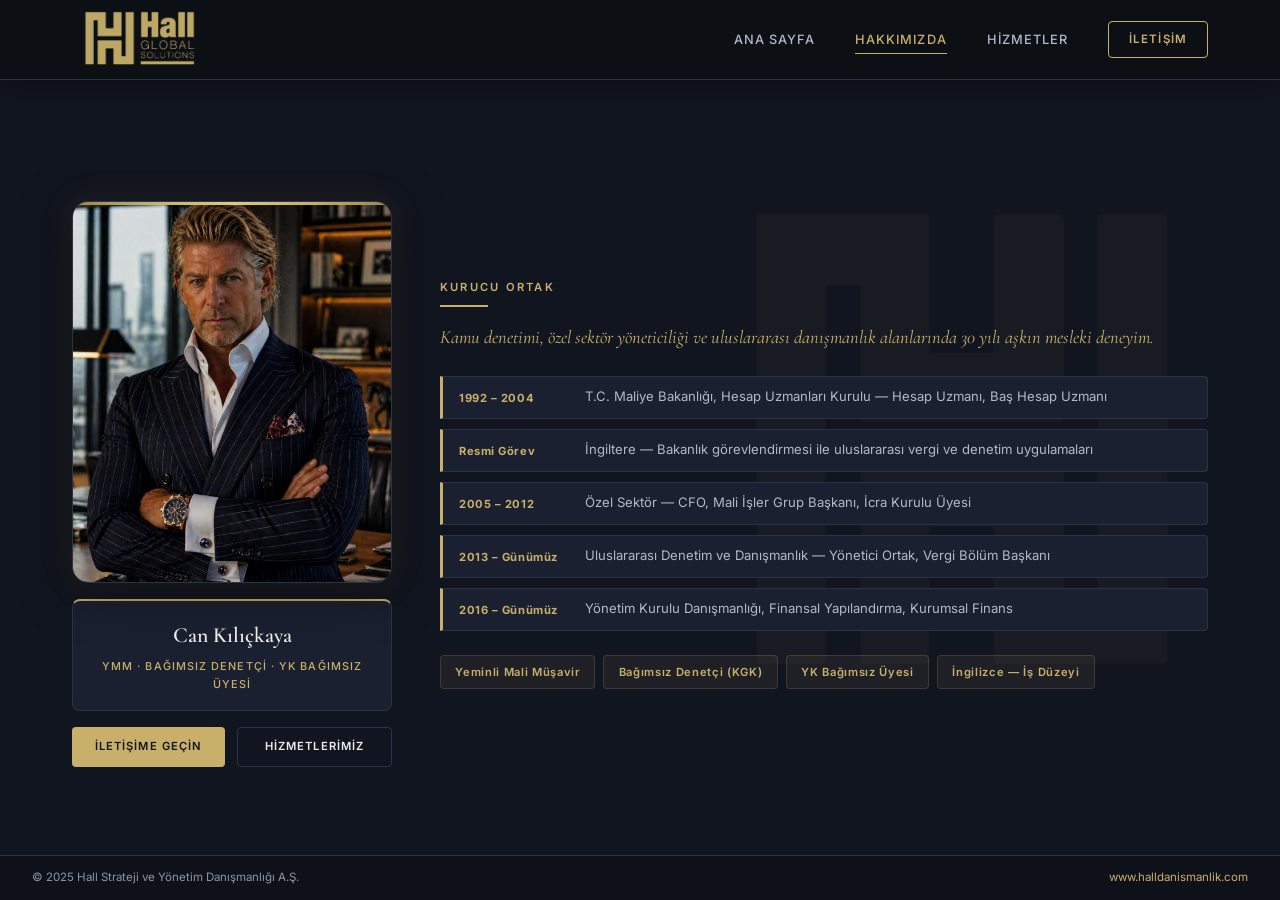
<file: hakkimizda.html>
<!DOCTYPE html>
<html lang="tr">
<head>
  <meta charset="UTF-8">
  <meta name="viewport" content="width=device-width, initial-scale=1.0">
  <meta name="description" content="Hall Strateji ve Yönetim Danışmanlığı A.Ş. — Can Kılıçkaya ve firma hakkında detaylı bilgi.">
  <title>Hakkımızda — HALL Strateji ve Yönetim Danışmanlığı</title>
  <link rel="stylesheet" href="css/style.css">
</head>
<body class="page-fixed">

  <!-- ===================== NAVBAR ===================== -->
  <nav class="navbar scrolled" id="navbar">
    <div class="navbar__inner">
      <a href="index.html" class="navbar__brand">
        <img src="assets/logo-full.png" alt="Hall Global Solutions" class="navbar__logo-full">
      </a>
      <button class="navbar__hamburger" id="hamburger" aria-label="Menü">
        <span></span><span></span><span></span>
      </button>
      <div class="navbar__nav" id="navMenu">
        <a href="index.html">Ana Sayfa</a>
        <a href="hakkimizda.html" class="active">Hakkımızda</a>
        <a href="hizmetler.html">Hizmetler</a>
        <a href="iletisim.html" class="navbar__cta">İletişim</a>
      </div>
    </div>
  </nav>

  <!-- ===================== ABOUT - TEK EKRAN ===================== -->
  <section class="about-single">
    <img src="assets/logo-mark.png" class="about-single__deco" alt="" aria-hidden="true">

    <div class="about-single__grid">

      <!-- Sol: Fotoğraf + İsim -->
      <div class="about-single__left">
        <div class="about-single__photo-frame">
          <img
            src="assets/can-kilickaya.png"
            alt="Can Kılıçkaya — YMM · Bağımsız Denetçi · YK Bağımsız Üyesi"
            class="about-single__photo"
          >
        </div>
        <div class="about-single__nameplate">
          <h2>Can Kılıçkaya</h2>
          <p>YMM · Bağımsız Denetçi · YK Bağımsız Üyesi</p>
        </div>
        <div class="about-single__contact-mini">
          <a href="iletisim.html" class="btn btn--primary btn--sm">İletişime Geçin</a>
          <a href="hizmetler.html" class="btn btn--outline btn--sm">Hizmetlerimiz</a>
        </div>
      </div>

      <!-- Sağ: Özgeçmiş -->
      <div class="about-single__right">

        <p class="eyebrow" style="margin-bottom:0.5rem;">Kurucu Ortak</p>
        <span class="gold-line" style="margin:0.5rem 0 1rem;"></span>

        <p class="about-single__intro">
          Kamu denetimi, özel sektör yöneticiliği ve uluslararası danışmanlık
          alanlarında 30 yılı aşkın mesleki deneyim.
        </p>

        <!-- Kariyer Zaman Çizelgesi -->
        <div class="about-single__timeline">
          <div class="about-single__tl-item">
            <span class="about-single__tl-date">1992 – 2004</span>
            <span class="about-single__tl-text">T.C. Maliye Bakanlığı, Hesap Uzmanları Kurulu — Hesap Uzmanı, Baş Hesap Uzmanı</span>
          </div>
          <div class="about-single__tl-item">
            <span class="about-single__tl-date">Resmi Görev</span>
            <span class="about-single__tl-text">İngiltere — Bakanlık görevlendirmesi ile uluslararası vergi ve denetim uygulamaları</span>
          </div>
          <div class="about-single__tl-item">
            <span class="about-single__tl-date">2005 – 2012</span>
            <span class="about-single__tl-text">Özel Sektör — CFO, Mali İşler Grup Başkanı, İcra Kurulu Üyesi</span>
          </div>
          <div class="about-single__tl-item">
            <span class="about-single__tl-date">2013 – Günümüz</span>
            <span class="about-single__tl-text">Uluslararası Denetim ve Danışmanlık — Yönetici Ortak, Vergi Bölüm Başkanı</span>
          </div>
          <div class="about-single__tl-item">
            <span class="about-single__tl-date">2016 – Günümüz</span>
            <span class="about-single__tl-text">Yönetim Kurulu Danışmanlığı, Finansal Yapılandırma, Kurumsal Finans</span>
          </div>
        </div>

        <!-- Yetkinlikler -->
        <div class="about-single__creds">
          <span class="about-single__cred">Yeminli Mali Müşavir</span>
          <span class="about-single__cred">Bağımsız Denetçi (KGK)</span>
          <span class="about-single__cred">YK Bağımsız Üyesi</span>
          <span class="about-single__cred">İngilizce — İş Düzeyi</span>
        </div>

      </div>

    </div>

    <!-- Alt bar -->
    <div class="about-single__bottom">
      <span>&copy; 2025 Hall Strateji ve Yönetim Danışmanlığı A.Ş.</span>
      <a href="https://www.halldanismanlik.com" target="_blank">www.halldanismanlik.com</a>
    </div>
  </section>

  <script>
    const hamburger = document.getElementById('hamburger');
    const navMenu = document.getElementById('navMenu');
    hamburger.addEventListener('click', () => {
      hamburger.classList.toggle('active');
      navMenu.classList.toggle('open');
    });
    navMenu.querySelectorAll('a').forEach(link => {
      link.addEventListener('click', () => {
        hamburger.classList.remove('active');
        navMenu.classList.remove('open');
      });
    });
  </script>

</body>
</html>
</file>
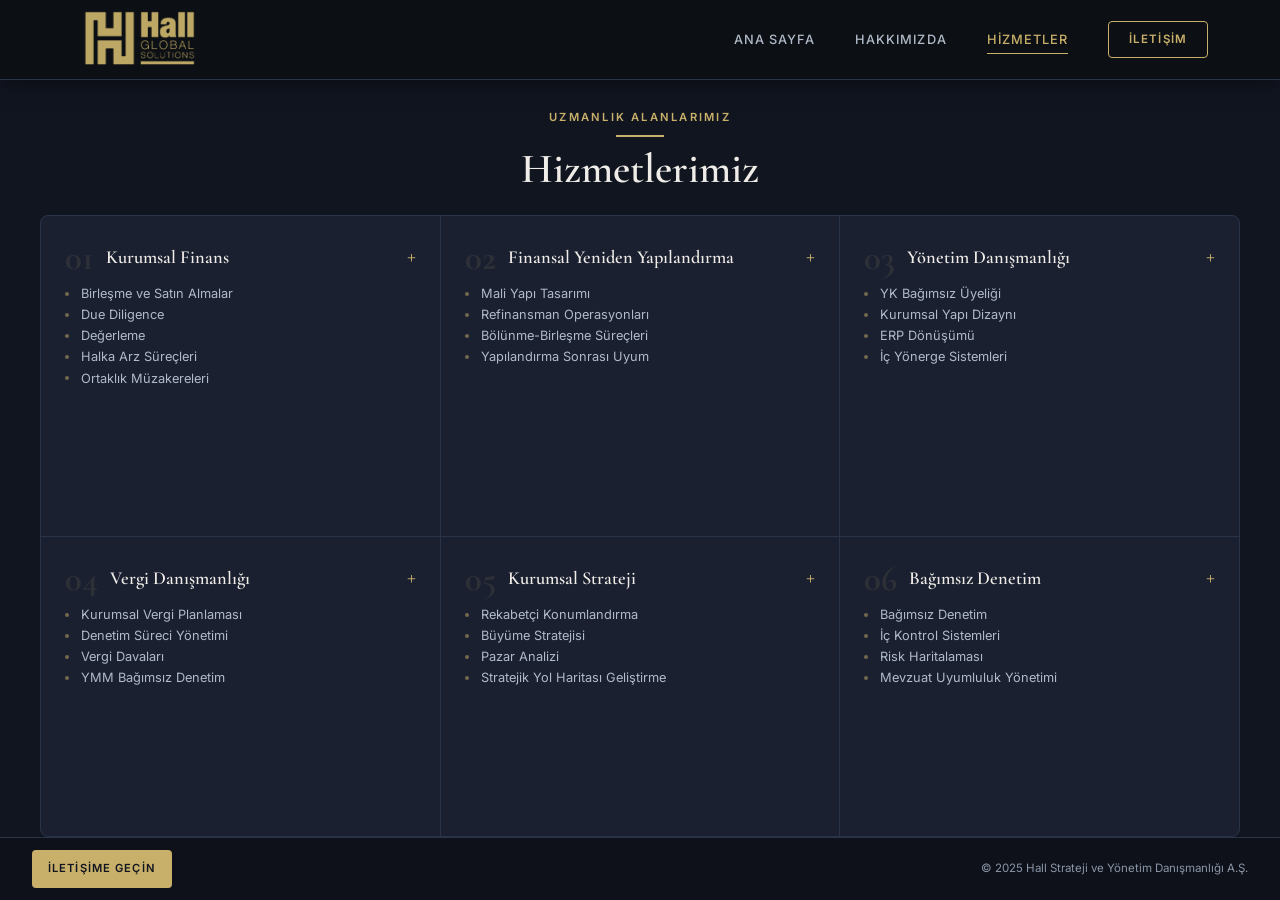
<file: hizmetler.html>
<!DOCTYPE html>
<html lang="tr">
<head>
  <meta charset="UTF-8">
  <meta name="viewport" content="width=device-width, initial-scale=1.0">
  <meta name="description" content="Hall Strateji ve Yönetim Danışmanlığı — Kurumsal finans, finansal yapılandırma, yönetim danışmanlığı ve daha fazlası.">
  <title>Hizmetler — HALL Strateji ve Yönetim Danışmanlığı</title>
  <link rel="stylesheet" href="css/style.css">
</head>
<body>

  <!-- ===================== NAVBAR ===================== -->
  <nav class="navbar scrolled" id="navbar">
    <div class="navbar__inner">
      <a href="index.html" class="navbar__brand">
        <img src="assets/logo-full.png" alt="Hall Global Solutions" class="navbar__logo-full">
      </a>
      <button class="navbar__hamburger" id="hamburger" aria-label="Menü">
        <span></span><span></span><span></span>
      </button>
      <div class="navbar__nav" id="navMenu">
        <a href="index.html">Ana Sayfa</a>
        <a href="hakkimizda.html">Hakkımızda</a>
        <a href="hizmetler.html" class="active">Hizmetler</a>
        <a href="iletisim.html" class="navbar__cta">İletişim</a>
      </div>
    </div>
  </nav>

  <!-- ===================== HİZMETLER ===================== -->
  <section class="services-page">
    <img src="assets/logo-mark.png" class="services-page__deco" alt="" aria-hidden="true">

    <!-- Başlık -->
    <div class="services-page__header">
      <p class="eyebrow">Uzmanlık Alanlarımız</p>
      <span class="gold-line"></span>
      <h1 class="services-page__title">Hizmetlerimiz</h1>
    </div>

    <!-- 6 Kart Grid -->
    <div class="services-page__grid">

      <div class="svc-card" onclick="toggleCard(this)">
        <div class="svc-card__header">
          <div class="svc-card__num">01</div>
          <h3 class="svc-card__title">Kurumsal Finans</h3>
          <span class="svc-card__toggle">+</span>
        </div>
        <ul class="svc-card__desc-list">
          <li>Birleşme ve Satın Almalar</li>
          <li>Due Diligence</li>
          <li>Değerleme</li>
          <li>Halka Arz Süreçleri</li>
          <li>Ortaklık Müzakereleri</li>
        </ul>
        <div class="svc-card__details">
          <ul>
            <li>Birleşme ve Satın Alma (M&amp;A) Danışmanlığı</li>
            <li>Finansal Due Diligence &amp; Şirket İncelemesi</li>
            <li>Şirket Değerleme ve Hisse Değeri Analizi</li>
            <li>Halka Arz (IPO) Süreç Yönetimi</li>
            <li>Ortaklık Müzakereleri ve Hissedar Anlaşmaları</li>
            <li>İşlem Yapılandırma ve Sözleşme Desteği</li>
          </ul>
        </div>
      </div>

      <div class="svc-card" onclick="toggleCard(this)">
        <div class="svc-card__header">
          <div class="svc-card__num">02</div>
          <h3 class="svc-card__title">Finansal Yeniden Yapılandırma</h3>
          <span class="svc-card__toggle">+</span>
        </div>
        <ul class="svc-card__desc-list">
          <li>Mali Yapı Tasarımı</li>
          <li>Refinansman Operasyonları</li>
          <li>Bölünme-Birleşme Süreçleri</li>
          <li>Yapılandırma Sonrası Uyum</li>
        </ul>
        <div class="svc-card__details">
          <ul>
            <li>Mali Yapı Analizi ve Yeniden Tasarım</li>
            <li>Borç Yeniden Yapılandırma ve Refinansman</li>
            <li>Bölünme, Birleşme ve Tür Değişikliği İşlemleri</li>
            <li>Sermaye Yapısı Optimizasyonu</li>
            <li>Yapılandırma Sonrası Uyum ve İzleme</li>
            <li>Alacaklı ve Kredi Kuruluşları ile Müzakere</li>
          </ul>
        </div>
      </div>

      <div class="svc-card" onclick="toggleCard(this)">
        <div class="svc-card__header">
          <div class="svc-card__num">03</div>
          <h3 class="svc-card__title">Yönetim Danışmanlığı</h3>
          <span class="svc-card__toggle">+</span>
        </div>
        <ul class="svc-card__desc-list">
          <li>YK Bağımsız Üyeliği</li>
          <li>Kurumsal Yapı Dizaynı</li>
          <li>ERP Dönüşümü</li>
          <li>İç Yönerge Sistemleri</li>
        </ul>
        <div class="svc-card__details">
          <ul>
            <li>Yönetim Kurulu Bağımsız Üyeliği</li>
            <li>Kurumsal Yönetim (Corporate Governance) Yapılandırması</li>
            <li>Organizasyon Yapısı Tasarımı ve Reorganizasyon</li>
            <li>ERP Dönüşümü ve Dijital Süreç Yönetimi</li>
            <li>İç Yönerge ve Prosedür Sistemleri</li>
            <li>Yönetim Raporlama Altyapısı Kurulumu</li>
          </ul>
        </div>
      </div>

      <div class="svc-card" onclick="toggleCard(this)">
        <div class="svc-card__header">
          <div class="svc-card__num">04</div>
          <h3 class="svc-card__title">Vergi Danışmanlığı</h3>
          <span class="svc-card__toggle">+</span>
        </div>
        <ul class="svc-card__desc-list">
          <li>Kurumsal Vergi Planlaması</li>
          <li>Denetim Süreci Yönetimi</li>
          <li>Vergi Davaları</li>
          <li>YMM Bağımsız Denetim</li>
        </ul>
        <div class="svc-card__details">
          <ul>
            <li>Kurumsal Vergi Planlaması ve Optimizasyonu</li>
            <li>Vergi Denetimi Süreç Yönetimi</li>
            <li>Vergi Uyuşmazlıkları ve Dava Takibi</li>
            <li>YMM Tasdik ve Bağımsız Denetim Raporları</li>
            <li>Transfer Fiyatlandırması Danışmanlığı</li>
            <li>Uluslararası Vergi Yapılandırması</li>
          </ul>
        </div>
      </div>

      <div class="svc-card" onclick="toggleCard(this)">
        <div class="svc-card__header">
          <div class="svc-card__num">05</div>
          <h3 class="svc-card__title">Kurumsal Strateji</h3>
          <span class="svc-card__toggle">+</span>
        </div>
        <ul class="svc-card__desc-list">
          <li>Rekabetçi Konumlandırma</li>
          <li>Büyüme Stratejisi</li>
          <li>Pazar Analizi</li>
          <li>Stratejik Yol Haritası Geliştirme</li>
        </ul>
        <div class="svc-card__details">
          <ul>
            <li>Rekabetçi Konumlandırma ve Pazar Analizi</li>
            <li>Büyüme Stratejisi ve İş Geliştirme</li>
            <li>Stratejik Yol Haritası Oluşturma</li>
            <li>Sektör Araştırması ve Benchmarking</li>
            <li>İş Modeli Dönüşümü ve İnovasyon Danışmanlığı</li>
            <li>Stratejik Planlama ve Performans Yönetimi</li>
          </ul>
        </div>
      </div>

      <div class="svc-card" onclick="toggleCard(this)">
        <div class="svc-card__header">
          <div class="svc-card__num">06</div>
          <h3 class="svc-card__title">Bağımsız Denetim</h3>
          <span class="svc-card__toggle">+</span>
        </div>
        <ul class="svc-card__desc-list">
          <li>Bağımsız Denetim</li>
          <li>İç Kontrol Sistemleri</li>
          <li>Risk Haritalaması</li>
          <li>Mevzuat Uyumluluk Yönetimi</li>
        </ul>
        <div class="svc-card__details">
          <ul>
            <li>Bağımsız Denetim (KGK Lisanslı)</li>
            <li>İç Kontrol Sistemleri Tasarımı ve Değerlendirmesi</li>
            <li>Risk Haritalaması ve Yönetimi</li>
            <li>Mevzuat Uyumluluk (Compliance) Yönetimi</li>
            <li>UFRS / TFRS Uyum Danışmanlığı</li>
            <li>Özel Amaçlı Denetim ve İnceleme Raporları</li>
          </ul>
        </div>
      </div>

    </div>

    <!-- Alt CTA + footer -->
    <div class="services-page__bottom">
      <a href="iletisim.html" class="btn btn--primary btn--sm">İletişime Geçin</a>
      <span>&copy; 2025 Hall Strateji ve Yönetim Danışmanlığı A.Ş.</span>
    </div>
  </section>

  <script>
    function toggleCard(card) {
      const wasOpen = card.classList.contains('open');
      document.querySelectorAll('.svc-card').forEach(c => c.classList.remove('open'));
      if (!wasOpen) card.classList.add('open');
    }

    const hamburger = document.getElementById('hamburger');
    const navMenu = document.getElementById('navMenu');
    hamburger.addEventListener('click', () => {
      hamburger.classList.toggle('active');
      navMenu.classList.toggle('open');
    });
    navMenu.querySelectorAll('a').forEach(link => {
      link.addEventListener('click', () => {
        hamburger.classList.remove('active');
        navMenu.classList.remove('open');
      });
    });
  </script>

</body>
</html>
</file>
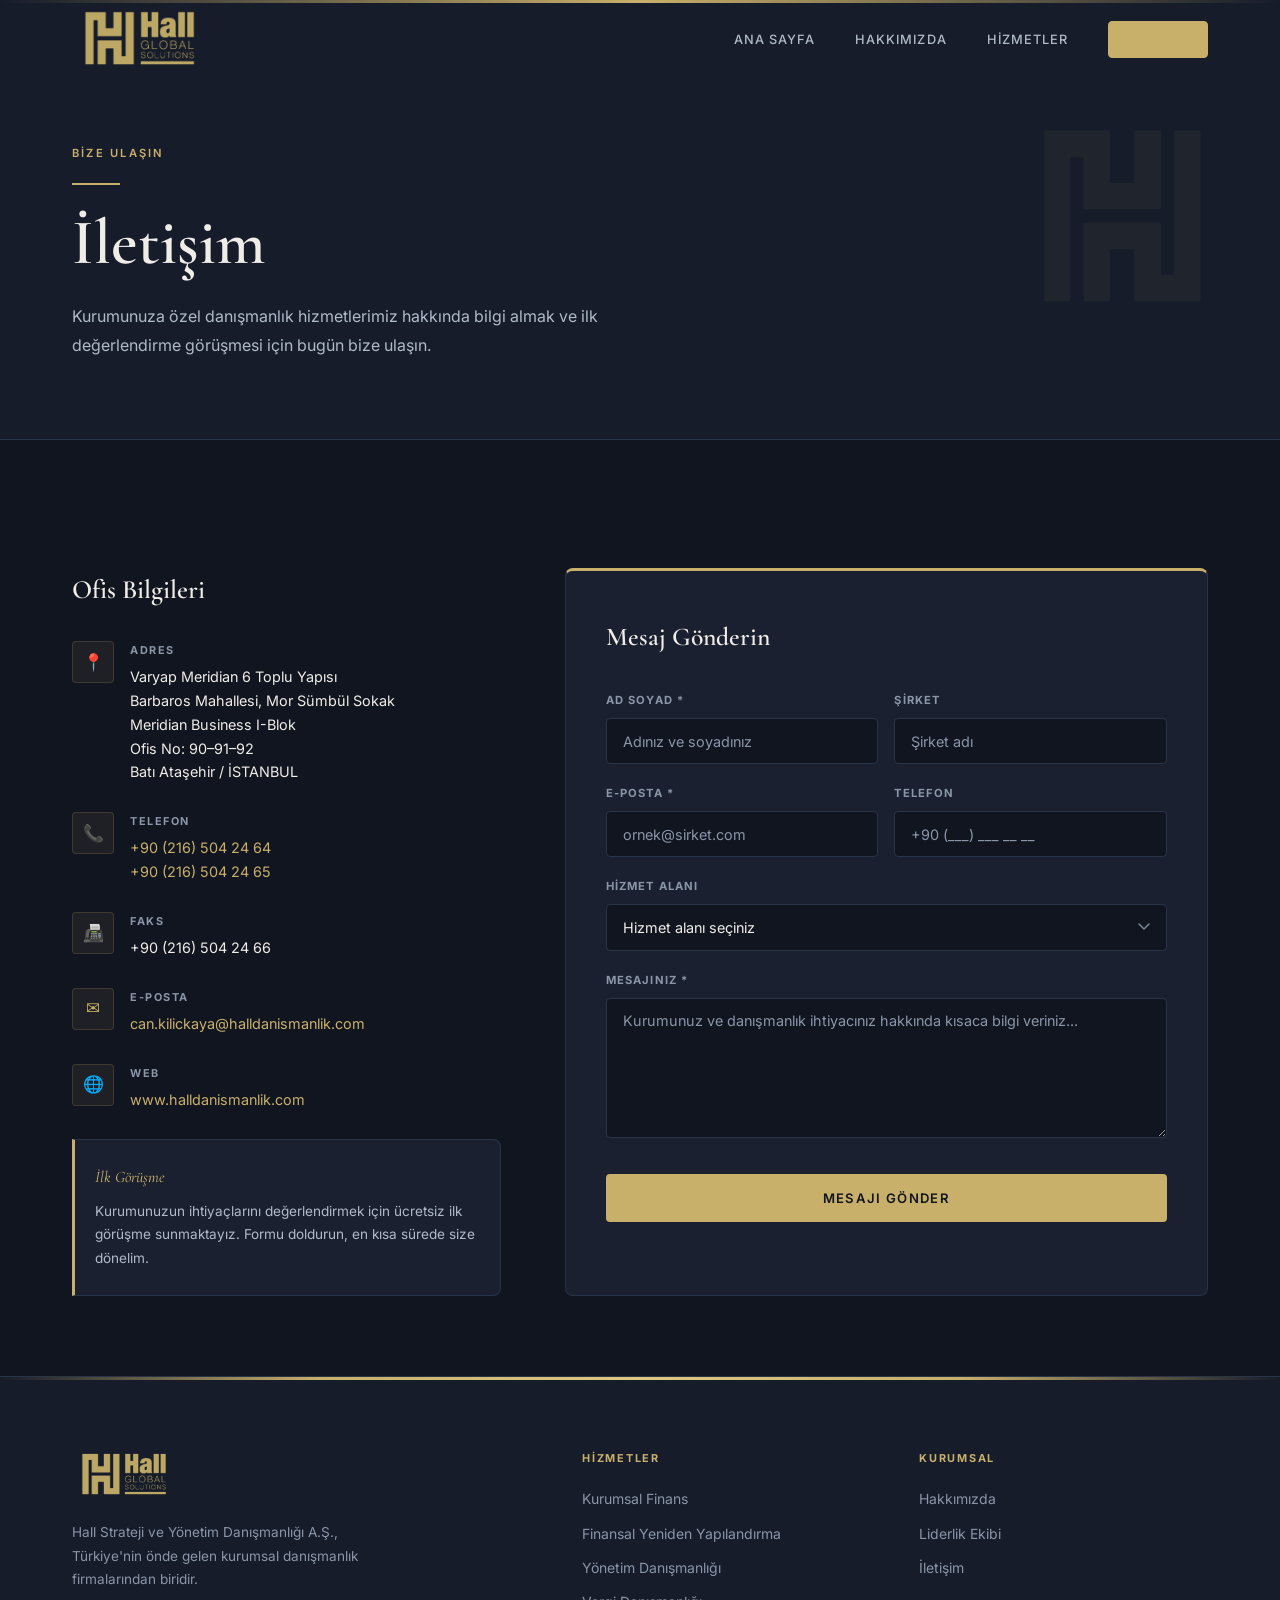
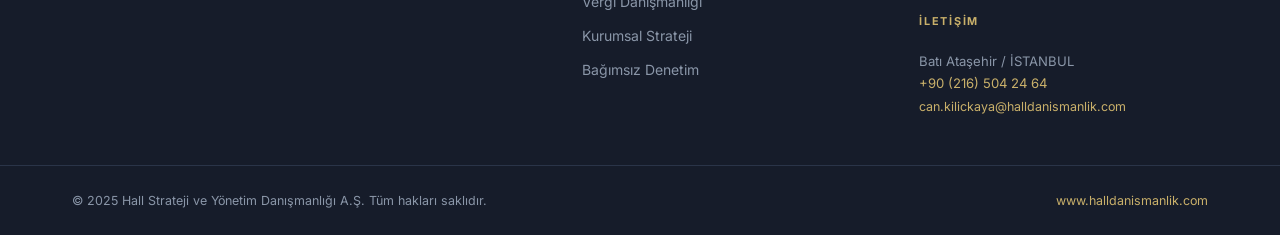
<file: iletisim.html>
<!DOCTYPE html>
<html lang="tr">
<head>
  <meta charset="UTF-8">
  <meta name="viewport" content="width=device-width, initial-scale=1.0">
  <meta name="description" content="Hall Strateji ve Yönetim Danışmanlığı A.Ş. — İletişim bilgileri ve mesaj formu.">
  <title>İletişim — HALL Strateji ve Yönetim Danışmanlığı</title>
  <link rel="stylesheet" href="css/style.css">
  <script>
    if('scrollRestoration' in history) history.scrollRestoration='manual';
    document.documentElement.classList.add('no-scroll');
    window.scrollTo(0,0);
  </script>
</head>
<body>

  <!-- ===================== NAVBAR ===================== -->
  <nav class="navbar scrolled" id="navbar">
    <div class="navbar__inner">
      <a href="index.html" class="navbar__brand">
        <img src="assets/logo-full.png" alt="Hall Global Solutions" class="navbar__logo-full">
      </a>
      <button class="navbar__hamburger" id="hamburger" aria-label="Menü">
        <span></span><span></span><span></span>
      </button>
      <div class="navbar__nav" id="navMenu">
        <a href="index.html">Ana Sayfa</a>
        <a href="hakkimizda.html">Hakkımızda</a>
        <a href="hizmetler.html">Hizmetler</a>
        <a href="iletisim.html" class="navbar__cta active" style="background:var(--gold); color:var(--bg);">İletişim</a>
      </div>
    </div>
  </nav>

  <!-- ===================== PAGE HERO ===================== -->
  <section class="page-hero">
    <img src="assets/logo-mark.png" class="page-hero__deco" alt="" aria-hidden="true">
    <div class="container page-hero__inner">
      <p class="eyebrow">Bize Ulaşın</p>
      <span class="gold-line"></span>
      <h1 class="section-title">İletişim</h1>
      <p class="page-hero__desc">
        Kurumunuza özel danışmanlık hizmetlerimiz hakkında bilgi almak ve
        ilk değerlendirme görüşmesi için bugün bize ulaşın.
      </p>
    </div>
  </section>

  <!-- ===================== CONTACT SECTION ===================== -->
  <section class="contact-section section-pad">
    <div class="container">

      <div class="contact-grid">

        <!-- Left: Contact Info -->
        <div class="contact-info">
          <h3>Ofis Bilgileri</h3>

          <div class="contact-detail">
            <div class="contact-detail__icon">📍</div>
            <div class="contact-detail__content">
              <div class="contact-detail__label">Adres</div>
              <div class="contact-detail__value">
                Varyap Meridian 6 Toplu Yapısı<br>
                Barbaros Mahallesi, Mor Sümbül Sokak<br>
                Meridian Business I-Blok<br>
                Ofis No: 90–91–92<br>
                Batı Ataşehir / İSTANBUL
              </div>
            </div>
          </div>

          <div class="contact-detail">
            <div class="contact-detail__icon">📞</div>
            <div class="contact-detail__content">
              <div class="contact-detail__label">Telefon</div>
              <div class="contact-detail__value">
                <a href="tel:+902165042464">+90 (216) 504 24 64</a><br>
                <a href="tel:+902165042465">+90 (216) 504 24 65</a>
              </div>
            </div>
          </div>

          <div class="contact-detail">
            <div class="contact-detail__icon">📠</div>
            <div class="contact-detail__content">
              <div class="contact-detail__label">Faks</div>
              <div class="contact-detail__value">
                +90 (216) 504 24 66
              </div>
            </div>
          </div>

          <div class="contact-detail">
            <div class="contact-detail__icon">✉</div>
            <div class="contact-detail__content">
              <div class="contact-detail__label">E-posta</div>
              <div class="contact-detail__value">
                <a href="mailto:can.kilickaya@halldanismanlik.com">can.kilickaya@halldanismanlik.com</a>
              </div>
            </div>
          </div>

          <div class="contact-detail">
            <div class="contact-detail__icon">🌐</div>
            <div class="contact-detail__content">
              <div class="contact-detail__label">Web</div>
              <div class="contact-detail__value">
                <a href="https://www.halldanismanlik.com" target="_blank">www.halldanismanlik.com</a>
              </div>
            </div>
          </div>

          <!-- Info card -->
          <div style="
            background: var(--bg-card);
            border: 1px solid var(--border);
            border-left: 3px solid var(--gold);
            padding: 1.5rem 1.5rem 1.5rem 1.25rem;
            border-radius: 0 var(--radius) var(--radius) 0;
            margin-top: 1rem;
          ">
            <p style="font-family: var(--font-display); font-size:1rem; font-style:italic; color:var(--gold); margin-bottom:0.5rem;">
              İlk Görüşme
            </p>
            <p style="font-size:0.85rem; color:var(--muted-light); line-height:1.75;">
              Kurumunuzun ihtiyaçlarını değerlendirmek için ücretsiz ilk görüşme sunmaktayız.
              Formu doldurun, en kısa sürede size dönelim.
            </p>
          </div>
        </div>

        <!-- Right: Contact Form -->
        <div class="contact-form-wrap">
          <h3>Mesaj Gönderin</h3>

          <form id="contactForm" onsubmit="handleSubmit(event)">

            <div class="form-row">
              <div class="form-group">
                <label for="ad">Ad Soyad *</label>
                <input type="text" id="ad" name="ad" placeholder="Adınız ve soyadınız" required>
              </div>
              <div class="form-group">
                <label for="sirket">Şirket</label>
                <input type="text" id="sirket" name="sirket" placeholder="Şirket adı">
              </div>
            </div>

            <div class="form-row">
              <div class="form-group">
                <label for="email">E-posta *</label>
                <input type="email" id="email" name="email" placeholder="ornek@sirket.com" required>
              </div>
              <div class="form-group">
                <label for="telefon">Telefon</label>
                <input type="tel" id="telefon" name="telefon" placeholder="+90 (___) ___ __ __">
              </div>
            </div>

            <div class="form-group">
              <label for="hizmet">Hizmet Alanı</label>
              <select id="hizmet" name="hizmet">
                <option value="" disabled selected>Hizmet alanı seçiniz</option>
                <option value="kurumsal-finans">Kurumsal Finans</option>
                <option value="finansal-yapilandirma">Finansal Yeniden Yapılandırma</option>
                <option value="yonetim-danismanligi">Yönetim Danışmanlığı</option>
                <option value="vergi-danismanligi">Vergi Danışmanlığı</option>
                <option value="kurumsal-strateji">Kurumsal Strateji</option>
                <option value="bagimsiz-denetim">Bağımsız Denetim</option>
                <option value="diger">Diğer / Birden Fazla Alan</option>
              </select>
            </div>

            <div class="form-group">
              <label for="mesaj">Mesajınız *</label>
              <textarea
                id="mesaj"
                name="mesaj"
                placeholder="Kurumunuz ve danışmanlık ihtiyacınız hakkında kısaca bilgi veriniz..."
                required
              ></textarea>
            </div>

            <button type="submit" class="btn btn--primary form-submit">
              Mesajı Gönder
            </button>

            <p id="form-success" style="display:none; margin-top:1rem; color:var(--gold); font-size:0.875rem; text-align:center;">
              Mesajınız başarıyla iletildi. En kısa sürede sizinle iletişime geçeceğiz.
            </p>
          </form>
        </div>

      </div>
    </div>
  </section>

  <!-- ===================== FOOTER ===================== -->
  <footer class="footer">
    <div class="footer__main">
      <div class="container">
        <div class="footer__grid">

          <div class="footer__brand-col">
            <div class="footer__brand-wrap">
              <img src="assets/logo-full.png" alt="Hall Global Solutions" class="footer__logo-mark" style="height:52px;">
            </div>
            <p class="footer__desc">
              Hall Strateji ve Yönetim Danışmanlığı A.Ş., Türkiye'nin önde gelen kurumsal danışmanlık firmalarından biridir.
            </p>
          </div>

          <div>
            <p class="footer__col-title">Hizmetler</p>
            <nav class="footer__links">
              <a href="hizmetler.html">Kurumsal Finans</a>
              <a href="hizmetler.html">Finansal Yeniden Yapılandırma</a>
              <a href="hizmetler.html">Yönetim Danışmanlığı</a>
              <a href="hizmetler.html">Vergi Danışmanlığı</a>
              <a href="hizmetler.html">Kurumsal Strateji</a>
              <a href="hizmetler.html">Bağımsız Denetim</a>
            </nav>
          </div>

          <div>
            <p class="footer__col-title">Kurumsal</p>
            <nav class="footer__links">
              <a href="hakkimizda.html">Hakkımızda</a>
              <a href="hakkimizda.html">Liderlik Ekibi</a>
              <a href="iletisim.html">İletişim</a>
            </nav>
            <p class="footer__col-title" style="margin-top:2rem;">İletişim</p>
            <p style="font-size:0.82rem; color:var(--muted); line-height:1.7;">
              Batı Ataşehir / İSTANBUL<br>
              <a href="tel:+902165042464" style="color:var(--gold);">+90 (216) 504 24 64</a><br>
              <a href="mailto:can.kilickaya@halldanismanlik.com" style="color:var(--gold); font-size:0.78rem;">can.kilickaya@halldanismanlik.com</a>
            </p>
          </div>

        </div>
      </div>
    </div>
    <div class="footer__bottom">
      <div class="container" style="display:flex; justify-content:space-between; align-items:center; width:100%;">
        <span>&copy; 2025 Hall Strateji ve Yönetim Danışmanlığı A.Ş. Tüm hakları saklıdır.</span>
        <a href="https://www.halldanismanlik.com" target="_blank">www.halldanismanlik.com</a>
      </div>
    </div>
  </footer>

  <script>
    window.scrollTo(0, 0);
    document.documentElement.classList.remove('no-scroll');

    const navbar = document.getElementById('navbar');
    window.addEventListener('scroll', () => {
      navbar.classList.toggle('scrolled', window.scrollY > 30);
    });

    const hamburger = document.getElementById('hamburger');
    const navMenu = document.getElementById('navMenu');
    hamburger.addEventListener('click', () => {
      hamburger.classList.toggle('active');
      navMenu.classList.toggle('open');
    });
    navMenu.querySelectorAll('a').forEach(link => {
      link.addEventListener('click', () => {
        hamburger.classList.remove('active');
        navMenu.classList.remove('open');
      });
    });

    window.addEventListener('load', () => { window.scrollTo(0, 0); });

    function handleSubmit(e) {
      e.preventDefault();
      const btn = e.target.querySelector('.form-submit');
      btn.textContent = 'Gönderiliyor...';
      btn.disabled = true;
      setTimeout(() => {
        document.getElementById('form-success').style.display = 'block';
        btn.textContent = 'Gönderildi';
        btn.style.background = 'var(--gold-dark)';
      }, 1200);
    }
  </script>

</body>
</html>
</file>
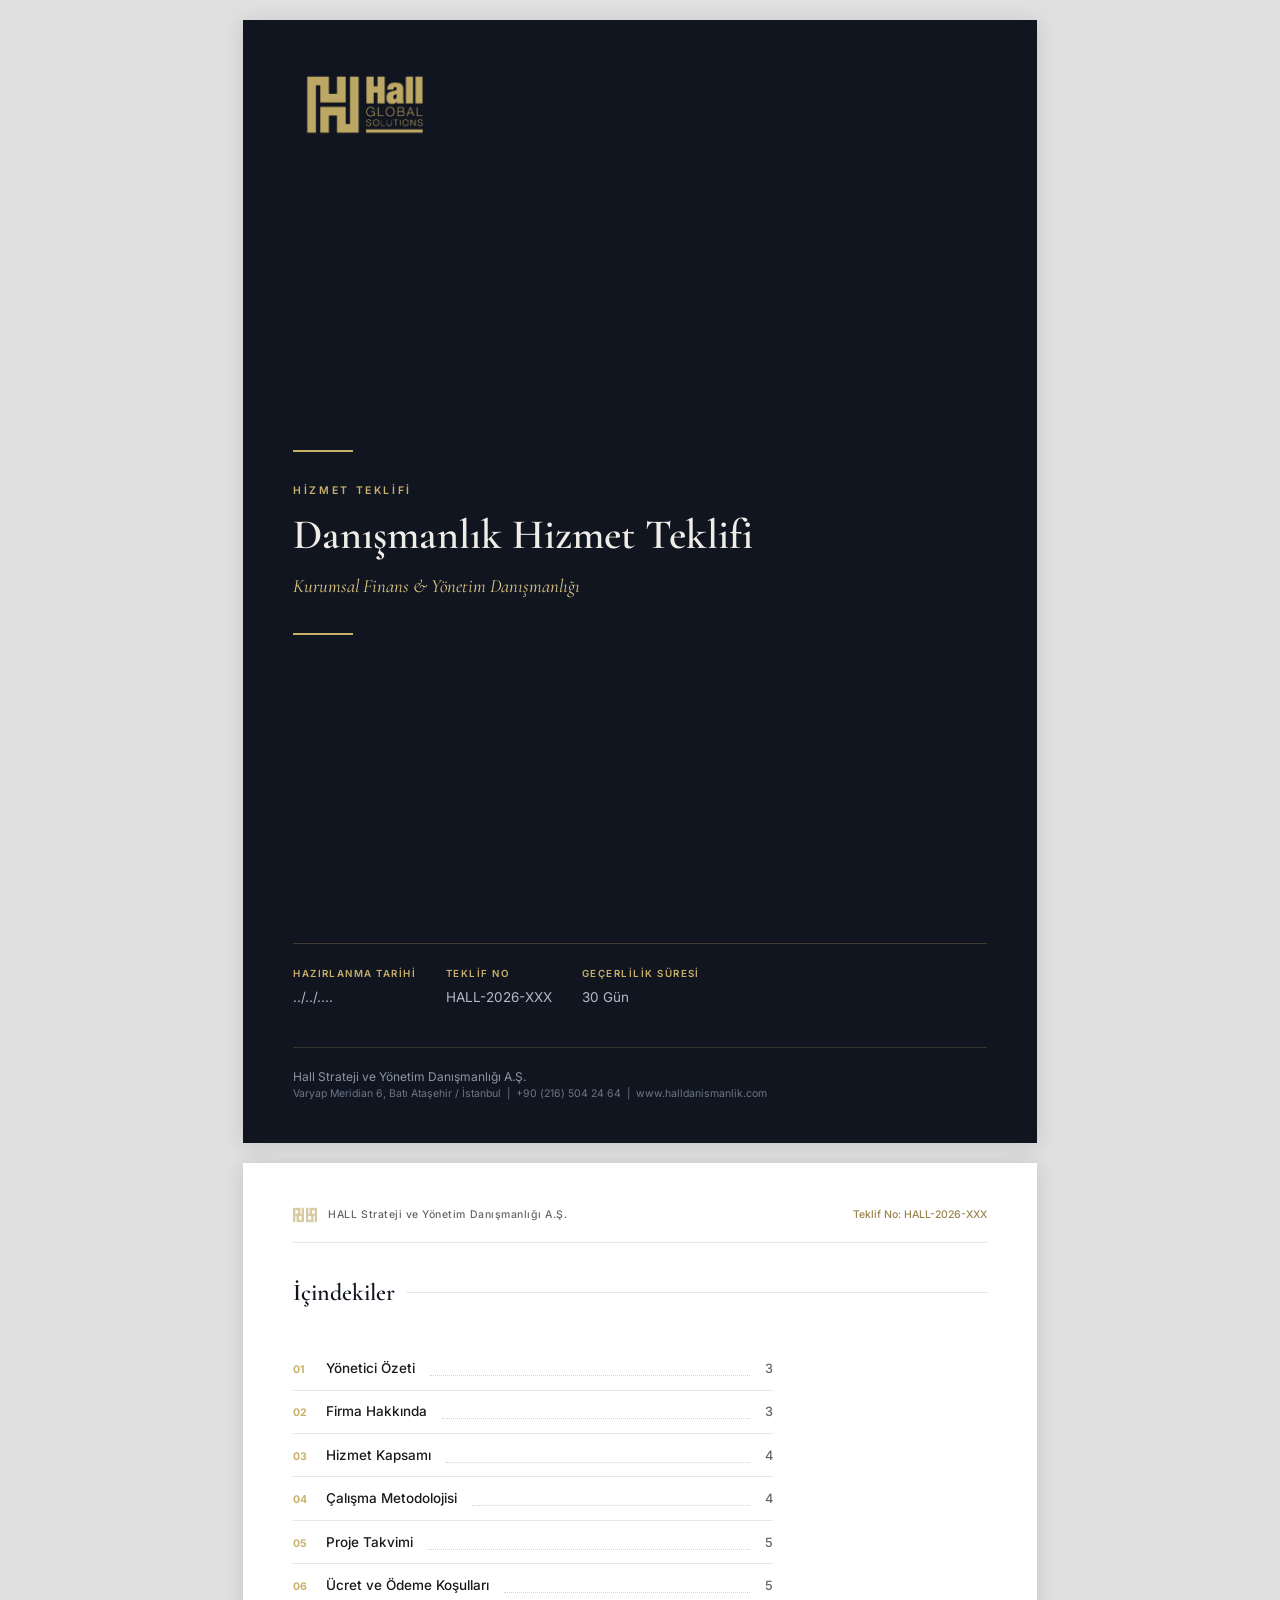
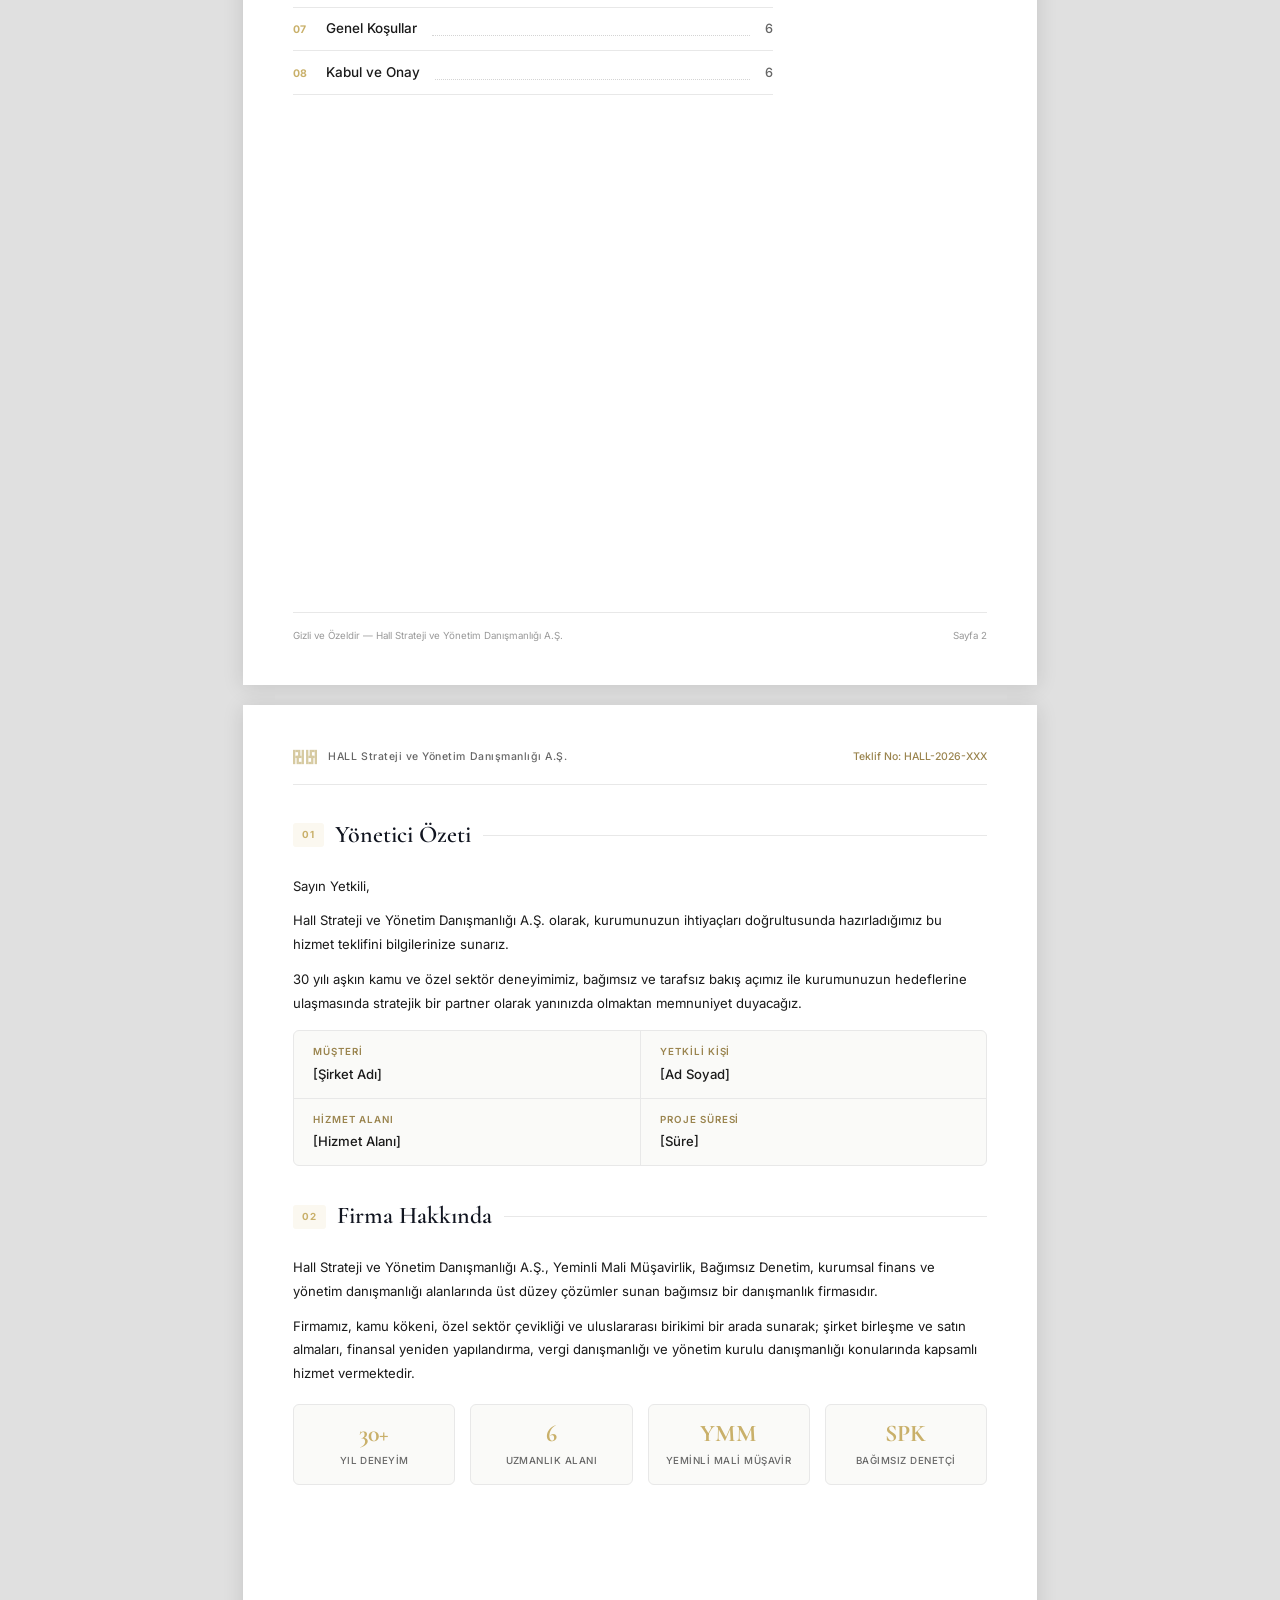
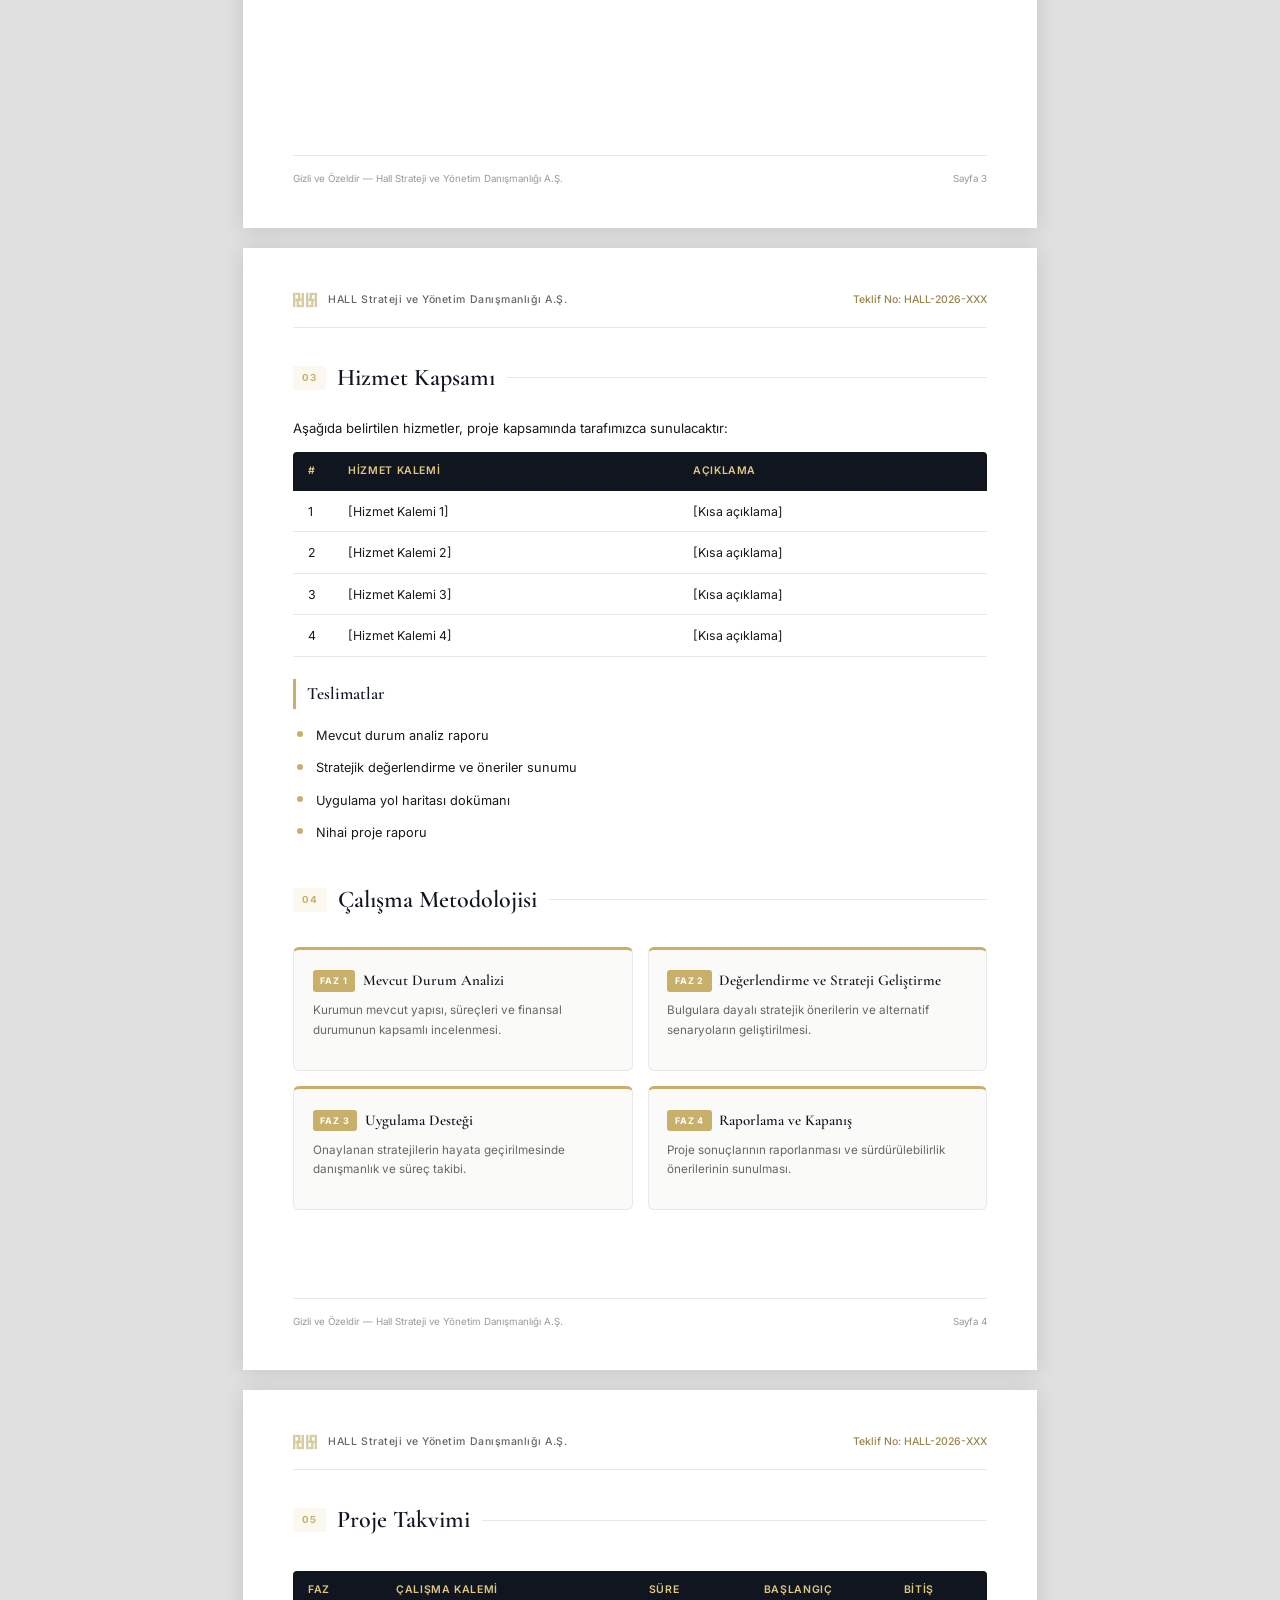
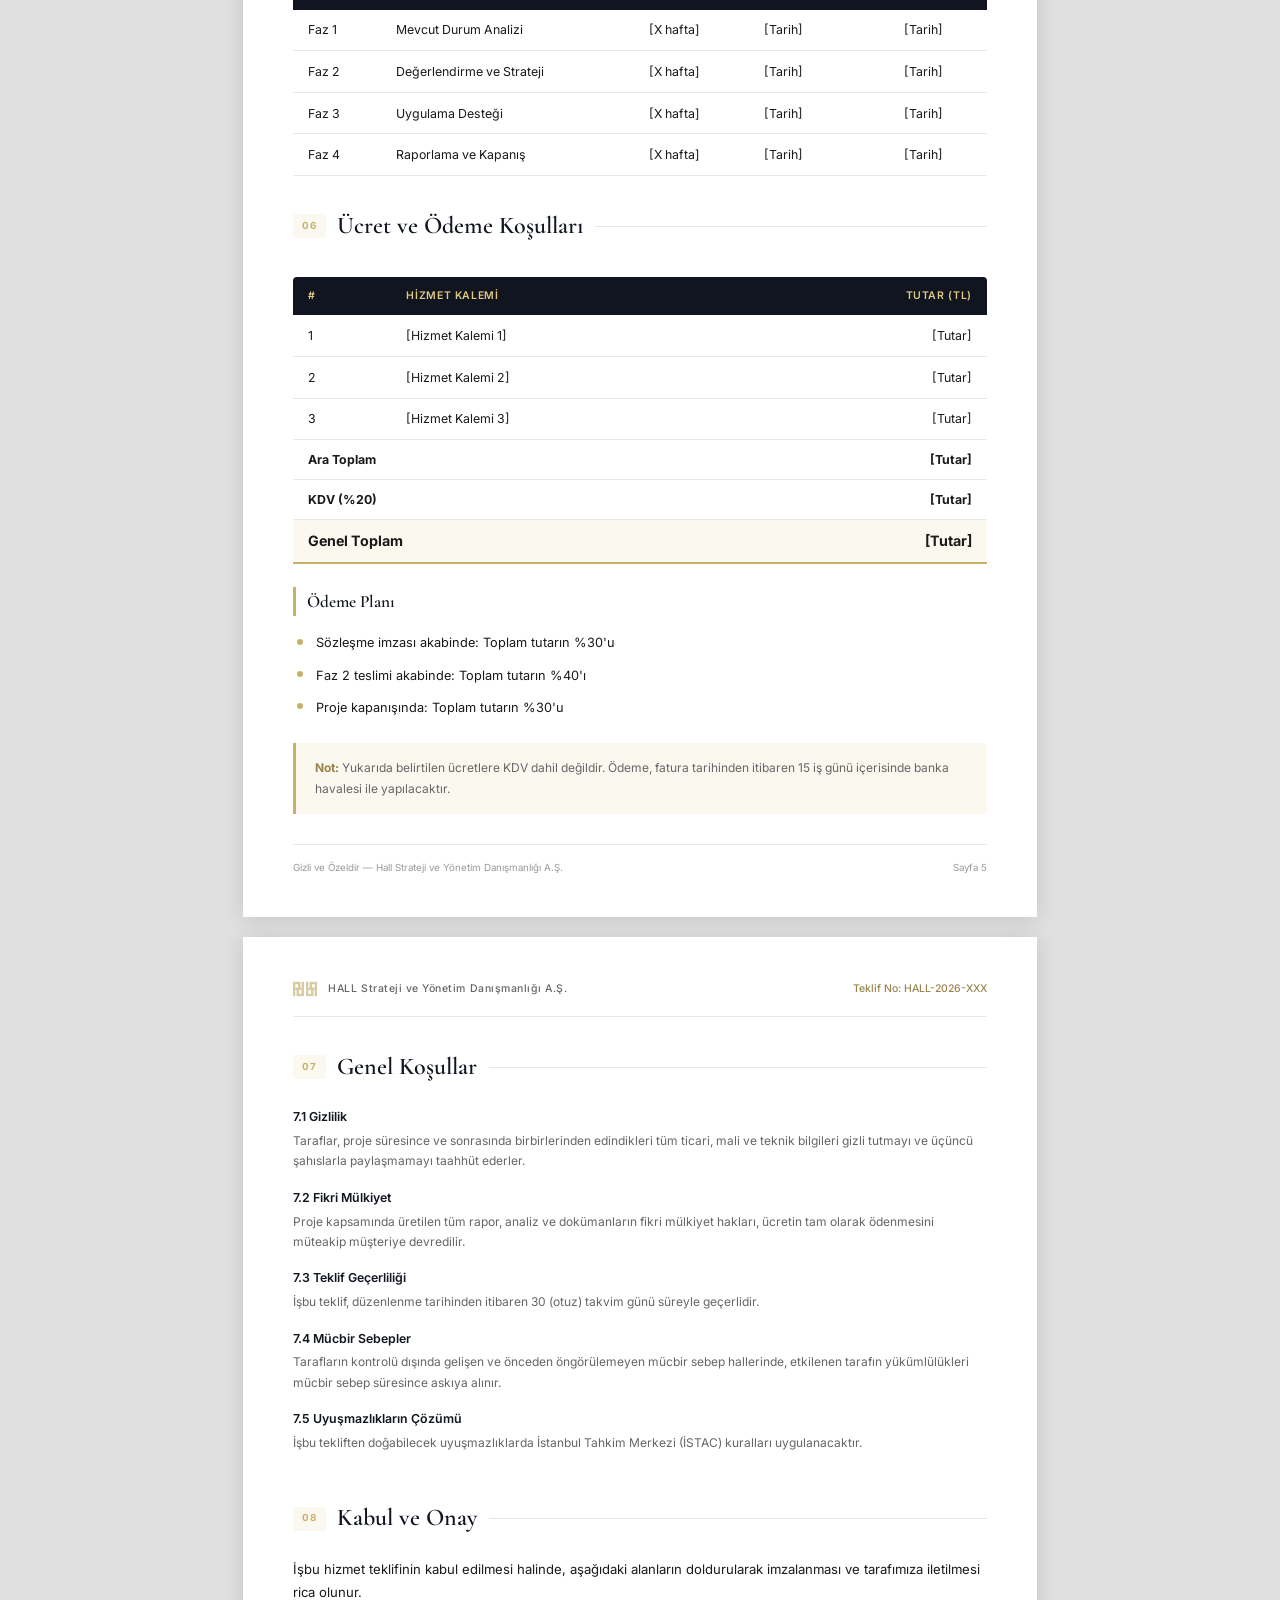
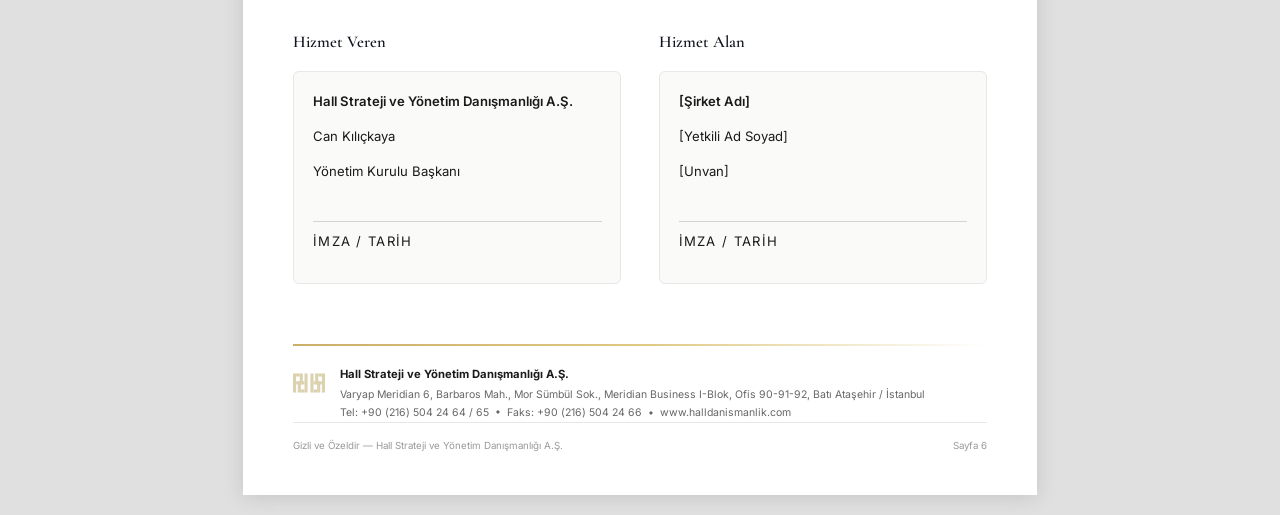
<file: teklif.html>
<!DOCTYPE html>
<html lang="tr">
<head>
  <meta charset="UTF-8">
  <meta name="viewport" content="width=device-width, initial-scale=1.0">
  <title>Hizmet Teklifi — HALL Strateji ve Yönetim Danışmanlığı</title>
  <link rel="stylesheet" href="css/teklif.css">
</head>
<body>

  <!-- ===================== PAGE 1: KAPAK ===================== -->
  <div class="proposal-page proposal-cover">
    <div class="cover__header">
      <img src="assets/logo-full.png" alt="HALL Strateji ve Yönetim Danışmanlığı" class="cover__logo">
    </div>
    <div class="cover__body">
      <div class="cover__gold-line"></div>
      <p class="cover__eyebrow">Hizmet Teklifi</p>
      <h1 class="cover__title">Danışmanlık Hizmet Teklifi</h1>
      <p class="cover__subtitle">Kurumsal Finans &amp; Yönetim Danışmanlığı</p>
      <div class="cover__gold-line"></div>
    </div>
    <div class="cover__meta">
      <div class="cover__meta-row">
        <div class="cover__meta-item">
          <span class="cover__meta-label">Hazırlanma Tarihi</span>
          <span class="cover__meta-value">../../....</span>
        </div>
        <div class="cover__meta-item">
          <span class="cover__meta-label">Teklif No</span>
          <span class="cover__meta-value">HALL-2026-XXX</span>
        </div>
        <div class="cover__meta-item">
          <span class="cover__meta-label">Geçerlilik Süresi</span>
          <span class="cover__meta-value">30 Gün</span>
        </div>
      </div>
    </div>
    <div class="cover__footer">
      <div class="cover__footer-line"></div>
      <p>Hall Strateji ve Yönetim Danışmanlığı A.Ş.</p>
      <p class="cover__footer-muted">Varyap Meridian 6, Batı Ataşehir / İstanbul &nbsp;|&nbsp; +90 (216) 504 24 64 &nbsp;|&nbsp; www.halldanismanlik.com</p>
    </div>
  </div>

  <!-- ===================== PAGE 2: İÇİNDEKİLER ===================== -->
  <div class="proposal-page">
    <header class="page-header">
      <img src="assets/logo-mark.svg" alt="" class="page-header__mark">
      <span class="page-header__title">HALL Strateji ve Yönetim Danışmanlığı A.Ş.</span>
      <span class="page-header__ref">Teklif No: HALL-2026-XXX</span>
    </header>

    <h2 class="section-heading">İçindekiler</h2>
    <div class="toc">
      <div class="toc__item"><span class="toc__num">01</span><span class="toc__text">Yönetici Özeti</span><span class="toc__dots"></span><span class="toc__page">3</span></div>
      <div class="toc__item"><span class="toc__num">02</span><span class="toc__text">Firma Hakkında</span><span class="toc__dots"></span><span class="toc__page">3</span></div>
      <div class="toc__item"><span class="toc__num">03</span><span class="toc__text">Hizmet Kapsamı</span><span class="toc__dots"></span><span class="toc__page">4</span></div>
      <div class="toc__item"><span class="toc__num">04</span><span class="toc__text">Çalışma Metodolojisi</span><span class="toc__dots"></span><span class="toc__page">4</span></div>
      <div class="toc__item"><span class="toc__num">05</span><span class="toc__text">Proje Takvimi</span><span class="toc__dots"></span><span class="toc__page">5</span></div>
      <div class="toc__item"><span class="toc__num">06</span><span class="toc__text">Ücret ve Ödeme Koşulları</span><span class="toc__dots"></span><span class="toc__page">5</span></div>
      <div class="toc__item"><span class="toc__num">07</span><span class="toc__text">Genel Koşullar</span><span class="toc__dots"></span><span class="toc__page">6</span></div>
      <div class="toc__item"><span class="toc__num">08</span><span class="toc__text">Kabul ve Onay</span><span class="toc__dots"></span><span class="toc__page">6</span></div>
    </div>

    <footer class="page-footer">
      <span>Gizli ve Özeldir — Hall Strateji ve Yönetim Danışmanlığı A.Ş.</span>
      <span>Sayfa 2</span>
    </footer>
  </div>

  <!-- ===================== PAGE 3: YÖNETİCİ ÖZETİ & FİRMA ===================== -->
  <div class="proposal-page">
    <header class="page-header">
      <img src="assets/logo-mark.svg" alt="" class="page-header__mark">
      <span class="page-header__title">HALL Strateji ve Yönetim Danışmanlığı A.Ş.</span>
      <span class="page-header__ref">Teklif No: HALL-2026-XXX</span>
    </header>

    <h2 class="section-heading"><span class="section-heading__num">01</span> Yönetici Özeti</h2>
    <div class="section-content">
      <p>
        Sayın Yetkili,
      </p>
      <p>
        Hall Strateji ve Yönetim Danışmanlığı A.Ş. olarak, kurumunuzun ihtiyaçları doğrultusunda
        hazırladığımız bu hizmet teklifini bilgilerinize sunarız.
      </p>
      <p>
        30 yılı aşkın kamu ve özel sektör deneyimimiz, bağımsız ve tarafsız bakış açımız ile
        kurumunuzun hedeflerine ulaşmasında stratejik bir partner olarak yanınızda olmaktan
        memnuniyet duyacağız.
      </p>

      <div class="info-box">
        <div class="info-box__row">
          <div class="info-box__cell">
            <span class="info-box__label">Müşteri</span>
            <span class="info-box__value">[Şirket Adı]</span>
          </div>
          <div class="info-box__cell">
            <span class="info-box__label">Yetkili Kişi</span>
            <span class="info-box__value">[Ad Soyad]</span>
          </div>
        </div>
        <div class="info-box__row">
          <div class="info-box__cell">
            <span class="info-box__label">Hizmet Alanı</span>
            <span class="info-box__value">[Hizmet Alanı]</span>
          </div>
          <div class="info-box__cell">
            <span class="info-box__label">Proje Süresi</span>
            <span class="info-box__value">[Süre]</span>
          </div>
        </div>
      </div>
    </div>

    <h2 class="section-heading"><span class="section-heading__num">02</span> Firma Hakkında</h2>
    <div class="section-content">
      <p>
        Hall Strateji ve Yönetim Danışmanlığı A.Ş., Yeminli Mali Müşavirlik, Bağımsız Denetim,
        kurumsal finans ve yönetim danışmanlığı alanlarında üst düzey çözümler sunan bağımsız
        bir danışmanlık firmasıdır.
      </p>
      <p>
        Firmamız, kamu kökeni, özel sektör çevikliği ve uluslararası birikimi bir arada sunarak;
        şirket birleşme ve satın almaları, finansal yeniden yapılandırma, vergi danışmanlığı ve
        yönetim kurulu danışmanlığı konularında kapsamlı hizmet vermektedir.
      </p>

      <div class="highlights">
        <div class="highlight-item">
          <span class="highlight-item__num">30+</span>
          <span class="highlight-item__text">Yıl Deneyim</span>
        </div>
        <div class="highlight-item">
          <span class="highlight-item__num">6</span>
          <span class="highlight-item__text">Uzmanlık Alanı</span>
        </div>
        <div class="highlight-item">
          <span class="highlight-item__num">YMM</span>
          <span class="highlight-item__text">Yeminli Mali Müşavir</span>
        </div>
        <div class="highlight-item">
          <span class="highlight-item__num">SPK</span>
          <span class="highlight-item__text">Bağımsız Denetçi</span>
        </div>
      </div>
    </div>

    <footer class="page-footer">
      <span>Gizli ve Özeldir — Hall Strateji ve Yönetim Danışmanlığı A.Ş.</span>
      <span>Sayfa 3</span>
    </footer>
  </div>

  <!-- ===================== PAGE 4: HİZMET KAPSAMI & METODOLOJİ ===================== -->
  <div class="proposal-page">
    <header class="page-header">
      <img src="assets/logo-mark.svg" alt="" class="page-header__mark">
      <span class="page-header__title">HALL Strateji ve Yönetim Danışmanlığı A.Ş.</span>
      <span class="page-header__ref">Teklif No: HALL-2026-XXX</span>
    </header>

    <h2 class="section-heading"><span class="section-heading__num">03</span> Hizmet Kapsamı</h2>
    <div class="section-content">
      <p>Aşağıda belirtilen hizmetler, proje kapsamında tarafımızca sunulacaktır:</p>

      <table class="proposal-table">
        <thead>
          <tr>
            <th style="width:40px">#</th>
            <th>Hizmet Kalemi</th>
            <th>Açıklama</th>
          </tr>
        </thead>
        <tbody>
          <tr>
            <td>1</td>
            <td>[Hizmet Kalemi 1]</td>
            <td>[Kısa açıklama]</td>
          </tr>
          <tr>
            <td>2</td>
            <td>[Hizmet Kalemi 2]</td>
            <td>[Kısa açıklama]</td>
          </tr>
          <tr>
            <td>3</td>
            <td>[Hizmet Kalemi 3]</td>
            <td>[Kısa açıklama]</td>
          </tr>
          <tr>
            <td>4</td>
            <td>[Hizmet Kalemi 4]</td>
            <td>[Kısa açıklama]</td>
          </tr>
        </tbody>
      </table>

      <h3 class="subsection-heading">Teslimatlar</h3>
      <ul class="proposal-list">
        <li>Mevcut durum analiz raporu</li>
        <li>Stratejik değerlendirme ve öneriler sunumu</li>
        <li>Uygulama yol haritası dokümanı</li>
        <li>Nihai proje raporu</li>
      </ul>
    </div>

    <h2 class="section-heading"><span class="section-heading__num">04</span> Çalışma Metodolojisi</h2>
    <div class="section-content">
      <div class="methodology">
        <div class="methodology__phase">
          <div class="methodology__phase-header">
            <span class="methodology__phase-num">Faz 1</span>
            <span class="methodology__phase-title">Mevcut Durum Analizi</span>
          </div>
          <p>Kurumun mevcut yapısı, süreçleri ve finansal durumunun kapsamlı incelenmesi.</p>
        </div>
        <div class="methodology__phase">
          <div class="methodology__phase-header">
            <span class="methodology__phase-num">Faz 2</span>
            <span class="methodology__phase-title">Değerlendirme ve Strateji Geliştirme</span>
          </div>
          <p>Bulgulara dayalı stratejik önerilerin ve alternatif senaryoların geliştirilmesi.</p>
        </div>
        <div class="methodology__phase">
          <div class="methodology__phase-header">
            <span class="methodology__phase-num">Faz 3</span>
            <span class="methodology__phase-title">Uygulama Desteği</span>
          </div>
          <p>Onaylanan stratejilerin hayata geçirilmesinde danışmanlık ve süreç takibi.</p>
        </div>
        <div class="methodology__phase">
          <div class="methodology__phase-header">
            <span class="methodology__phase-num">Faz 4</span>
            <span class="methodology__phase-title">Raporlama ve Kapanış</span>
          </div>
          <p>Proje sonuçlarının raporlanması ve sürdürülebilirlik önerilerinin sunulması.</p>
        </div>
      </div>
    </div>

    <footer class="page-footer">
      <span>Gizli ve Özeldir — Hall Strateji ve Yönetim Danışmanlığı A.Ş.</span>
      <span>Sayfa 4</span>
    </footer>
  </div>

  <!-- ===================== PAGE 5: TAKVİM & ÜCRET ===================== -->
  <div class="proposal-page">
    <header class="page-header">
      <img src="assets/logo-mark.svg" alt="" class="page-header__mark">
      <span class="page-header__title">HALL Strateji ve Yönetim Danışmanlığı A.Ş.</span>
      <span class="page-header__ref">Teklif No: HALL-2026-XXX</span>
    </header>

    <h2 class="section-heading"><span class="section-heading__num">05</span> Proje Takvimi</h2>
    <div class="section-content">
      <table class="proposal-table">
        <thead>
          <tr>
            <th>Faz</th>
            <th>Çalışma Kalemi</th>
            <th>Süre</th>
            <th>Başlangıç</th>
            <th>Bitiş</th>
          </tr>
        </thead>
        <tbody>
          <tr>
            <td>Faz 1</td>
            <td>Mevcut Durum Analizi</td>
            <td>[X hafta]</td>
            <td>[Tarih]</td>
            <td>[Tarih]</td>
          </tr>
          <tr>
            <td>Faz 2</td>
            <td>Değerlendirme ve Strateji</td>
            <td>[X hafta]</td>
            <td>[Tarih]</td>
            <td>[Tarih]</td>
          </tr>
          <tr>
            <td>Faz 3</td>
            <td>Uygulama Desteği</td>
            <td>[X hafta]</td>
            <td>[Tarih]</td>
            <td>[Tarih]</td>
          </tr>
          <tr>
            <td>Faz 4</td>
            <td>Raporlama ve Kapanış</td>
            <td>[X hafta]</td>
            <td>[Tarih]</td>
            <td>[Tarih]</td>
          </tr>
        </tbody>
      </table>
    </div>

    <h2 class="section-heading"><span class="section-heading__num">06</span> Ücret ve Ödeme Koşulları</h2>
    <div class="section-content">
      <table class="proposal-table proposal-table--pricing">
        <thead>
          <tr>
            <th>#</th>
            <th>Hizmet Kalemi</th>
            <th style="text-align:right">Tutar (TL)</th>
          </tr>
        </thead>
        <tbody>
          <tr>
            <td>1</td>
            <td>[Hizmet Kalemi 1]</td>
            <td style="text-align:right">[Tutar]</td>
          </tr>
          <tr>
            <td>2</td>
            <td>[Hizmet Kalemi 2]</td>
            <td style="text-align:right">[Tutar]</td>
          </tr>
          <tr>
            <td>3</td>
            <td>[Hizmet Kalemi 3]</td>
            <td style="text-align:right">[Tutar]</td>
          </tr>
        </tbody>
        <tfoot>
          <tr>
            <td colspan="2"><strong>Ara Toplam</strong></td>
            <td style="text-align:right"><strong>[Tutar]</strong></td>
          </tr>
          <tr>
            <td colspan="2"><strong>KDV (%20)</strong></td>
            <td style="text-align:right"><strong>[Tutar]</strong></td>
          </tr>
          <tr class="total-row">
            <td colspan="2"><strong>Genel Toplam</strong></td>
            <td style="text-align:right"><strong>[Tutar]</strong></td>
          </tr>
        </tfoot>
      </table>

      <h3 class="subsection-heading">Ödeme Planı</h3>
      <ul class="proposal-list">
        <li>Sözleşme imzası akabinde: Toplam tutarın %30'u</li>
        <li>Faz 2 teslimi akabinde: Toplam tutarın %40'ı</li>
        <li>Proje kapanışında: Toplam tutarın %30'u</li>
      </ul>

      <div class="note-box">
        <strong>Not:</strong> Yukarıda belirtilen ücretlere KDV dahil değildir. Ödeme, fatura tarihinden
        itibaren 15 iş günü içerisinde banka havalesi ile yapılacaktır.
      </div>
    </div>

    <footer class="page-footer">
      <span>Gizli ve Özeldir — Hall Strateji ve Yönetim Danışmanlığı A.Ş.</span>
      <span>Sayfa 5</span>
    </footer>
  </div>

  <!-- ===================== PAGE 6: GENEL KOŞULLAR & KABUL ===================== -->
  <div class="proposal-page">
    <header class="page-header">
      <img src="assets/logo-mark.svg" alt="" class="page-header__mark">
      <span class="page-header__title">HALL Strateji ve Yönetim Danışmanlığı A.Ş.</span>
      <span class="page-header__ref">Teklif No: HALL-2026-XXX</span>
    </header>

    <h2 class="section-heading"><span class="section-heading__num">07</span> Genel Koşullar</h2>
    <div class="section-content">
      <div class="terms">
        <div class="terms__item">
          <h4>7.1 Gizlilik</h4>
          <p>Taraflar, proje süresince ve sonrasında birbirlerinden edindikleri tüm ticari, mali ve teknik bilgileri gizli tutmayı ve üçüncü şahıslarla paylaşmamayı taahhüt ederler.</p>
        </div>
        <div class="terms__item">
          <h4>7.2 Fikri Mülkiyet</h4>
          <p>Proje kapsamında üretilen tüm rapor, analiz ve dokümanların fikri mülkiyet hakları, ücretin tam olarak ödenmesini müteakip müşteriye devredilir.</p>
        </div>
        <div class="terms__item">
          <h4>7.3 Teklif Geçerliliği</h4>
          <p>İşbu teklif, düzenlenme tarihinden itibaren 30 (otuz) takvim günü süreyle geçerlidir.</p>
        </div>
        <div class="terms__item">
          <h4>7.4 Mücbir Sebepler</h4>
          <p>Tarafların kontrolü dışında gelişen ve önceden öngörülemeyen mücbir sebep hallerinde, etkilenen tarafın yükümlülükleri mücbir sebep süresince askıya alınır.</p>
        </div>
        <div class="terms__item">
          <h4>7.5 Uyuşmazlıkların Çözümü</h4>
          <p>İşbu tekliften doğabilecek uyuşmazlıklarda İstanbul Tahkim Merkezi (İSTAC) kuralları uygulanacaktır.</p>
        </div>
      </div>
    </div>

    <h2 class="section-heading"><span class="section-heading__num">08</span> Kabul ve Onay</h2>
    <div class="section-content">
      <p>
        İşbu hizmet teklifinin kabul edilmesi halinde, aşağıdaki alanların doldurularak imzalanması
        ve tarafımıza iletilmesi rica olunur.
      </p>

      <div class="signature-block">
        <div class="signature-col">
          <h4>Hizmet Veren</h4>
          <div class="signature-field">
            <p class="signature-field__name">Hall Strateji ve Yönetim Danışmanlığı A.Ş.</p>
            <p class="signature-field__person">Can Kılıçkaya</p>
            <p class="signature-field__title">Yönetim Kurulu Başkanı</p>
            <div class="signature-line"></div>
            <p class="signature-field__label">İmza / Tarih</p>
          </div>
        </div>
        <div class="signature-col">
          <h4>Hizmet Alan</h4>
          <div class="signature-field">
            <p class="signature-field__name">[Şirket Adı]</p>
            <p class="signature-field__person">[Yetkili Ad Soyad]</p>
            <p class="signature-field__title">[Unvan]</p>
            <div class="signature-line"></div>
            <p class="signature-field__label">İmza / Tarih</p>
          </div>
        </div>
      </div>
    </div>

    <!-- Final Footer with Contact -->
    <div class="final-footer">
      <div class="final-footer__line"></div>
      <div class="final-footer__content">
        <img src="assets/logo-mark.svg" alt="" class="final-footer__mark">
        <div class="final-footer__info">
          <p><strong>Hall Strateji ve Yönetim Danışmanlığı A.Ş.</strong></p>
          <p>Varyap Meridian 6, Barbaros Mah., Mor Sümbül Sok., Meridian Business I-Blok, Ofis 90-91-92, Batı Ataşehir / İstanbul</p>
          <p>Tel: +90 (216) 504 24 64 / 65 &nbsp;&bull;&nbsp; Faks: +90 (216) 504 24 66 &nbsp;&bull;&nbsp; www.halldanismanlik.com</p>
        </div>
      </div>
    </div>

    <footer class="page-footer">
      <span>Gizli ve Özeldir — Hall Strateji ve Yönetim Danışmanlığı A.Ş.</span>
      <span>Sayfa 6</span>
    </footer>
  </div>

</body>
</html>
</file>
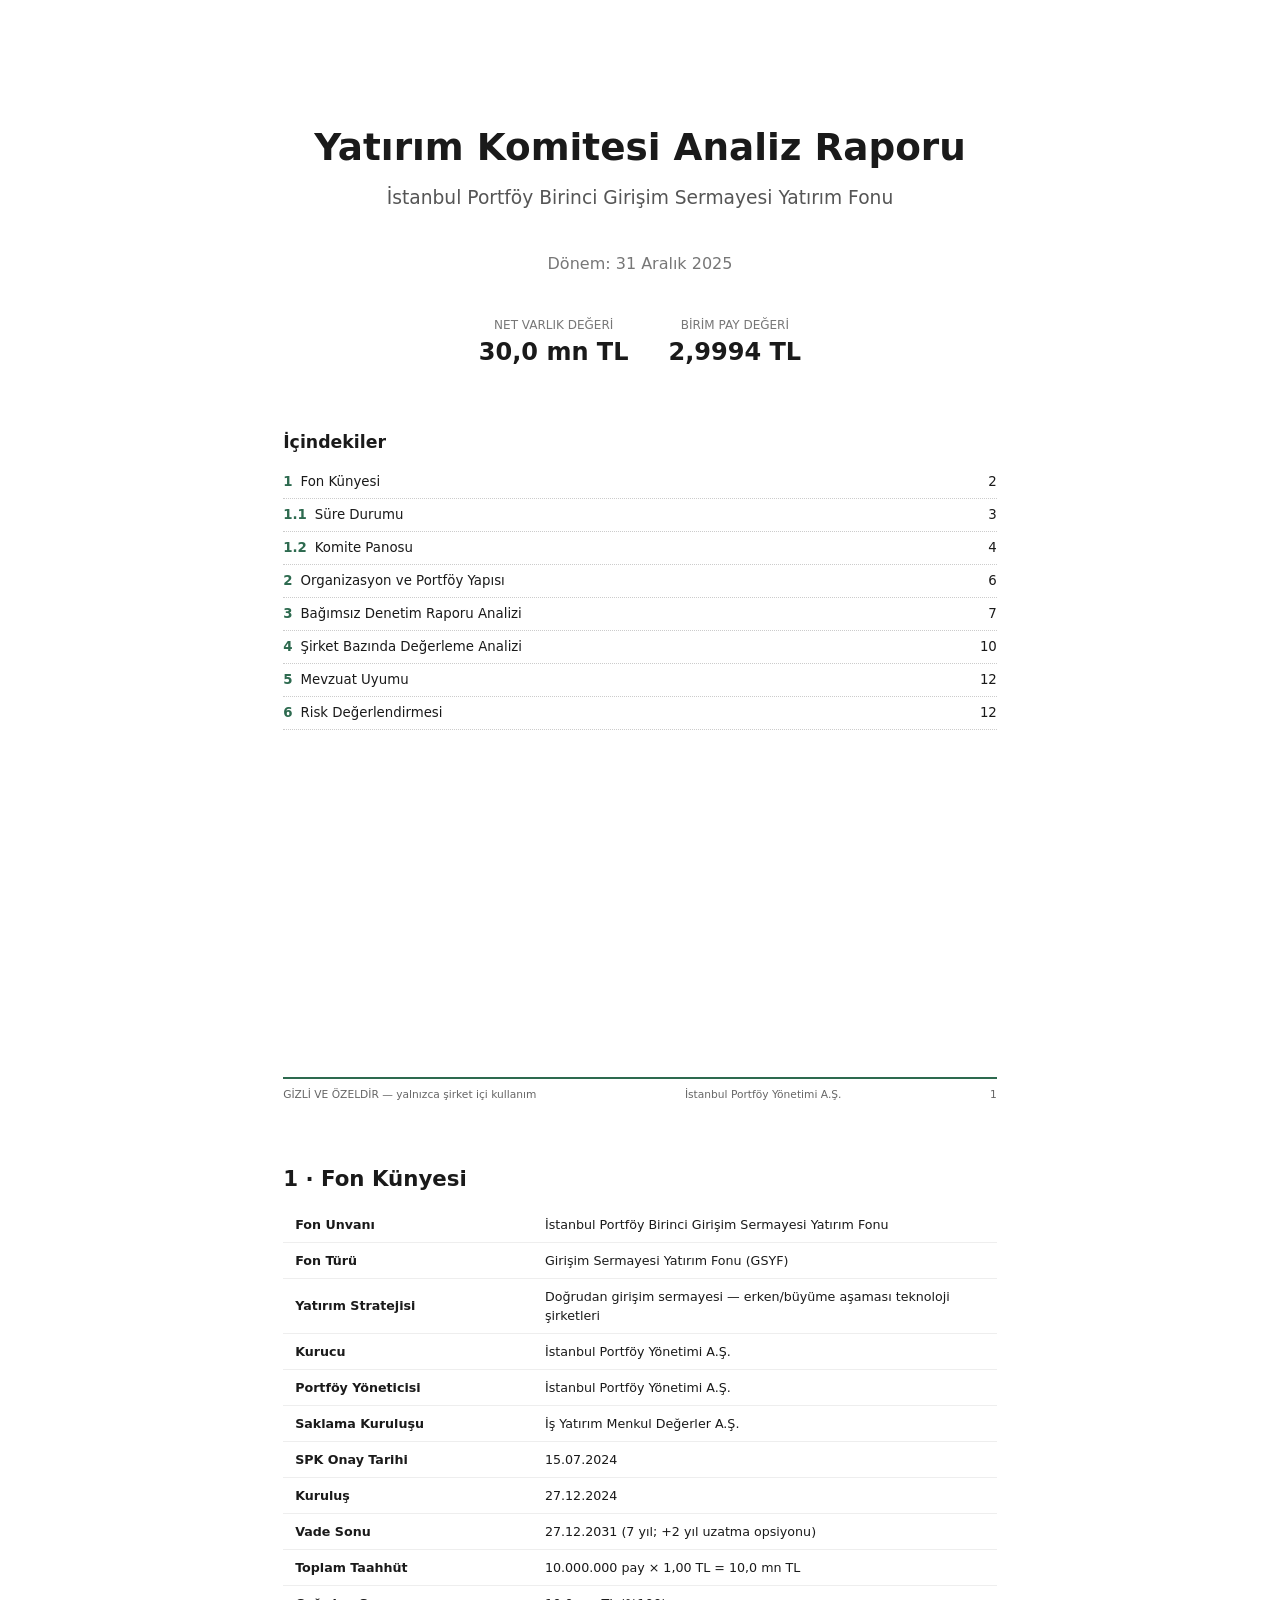
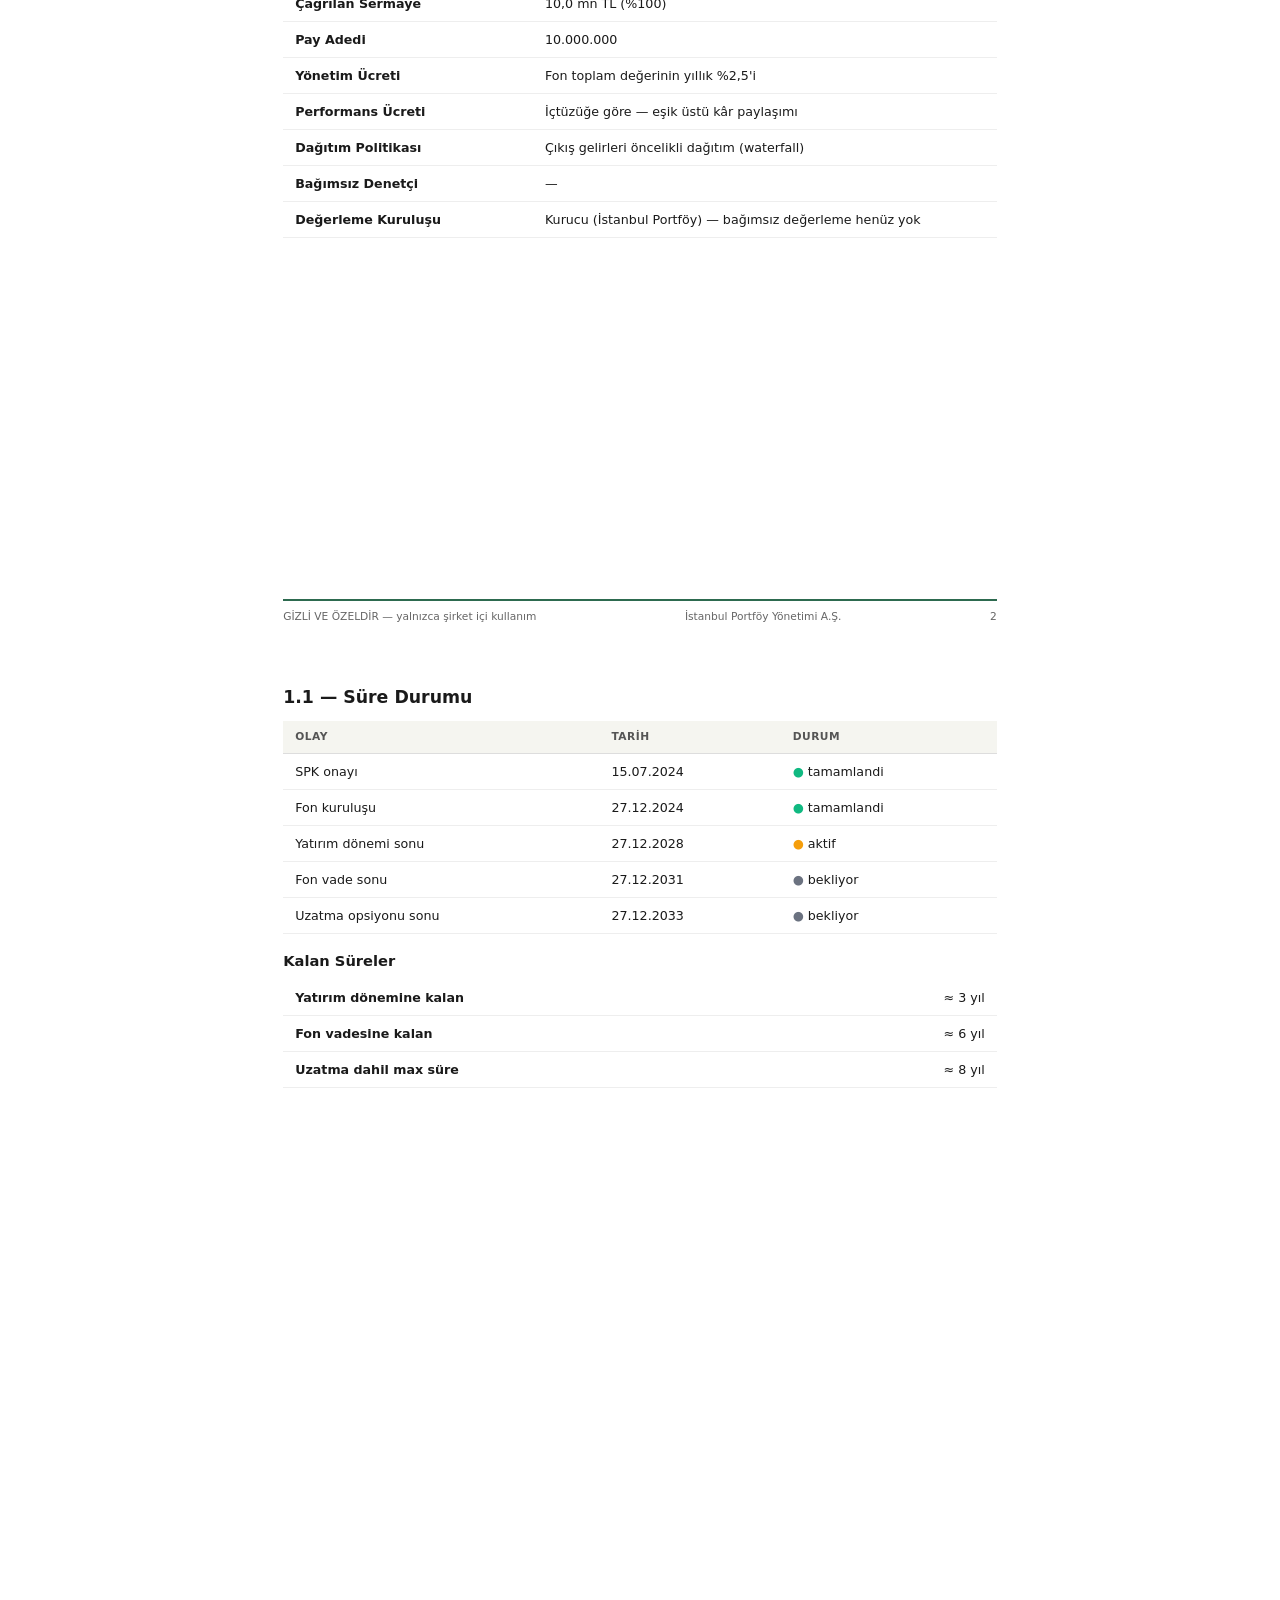
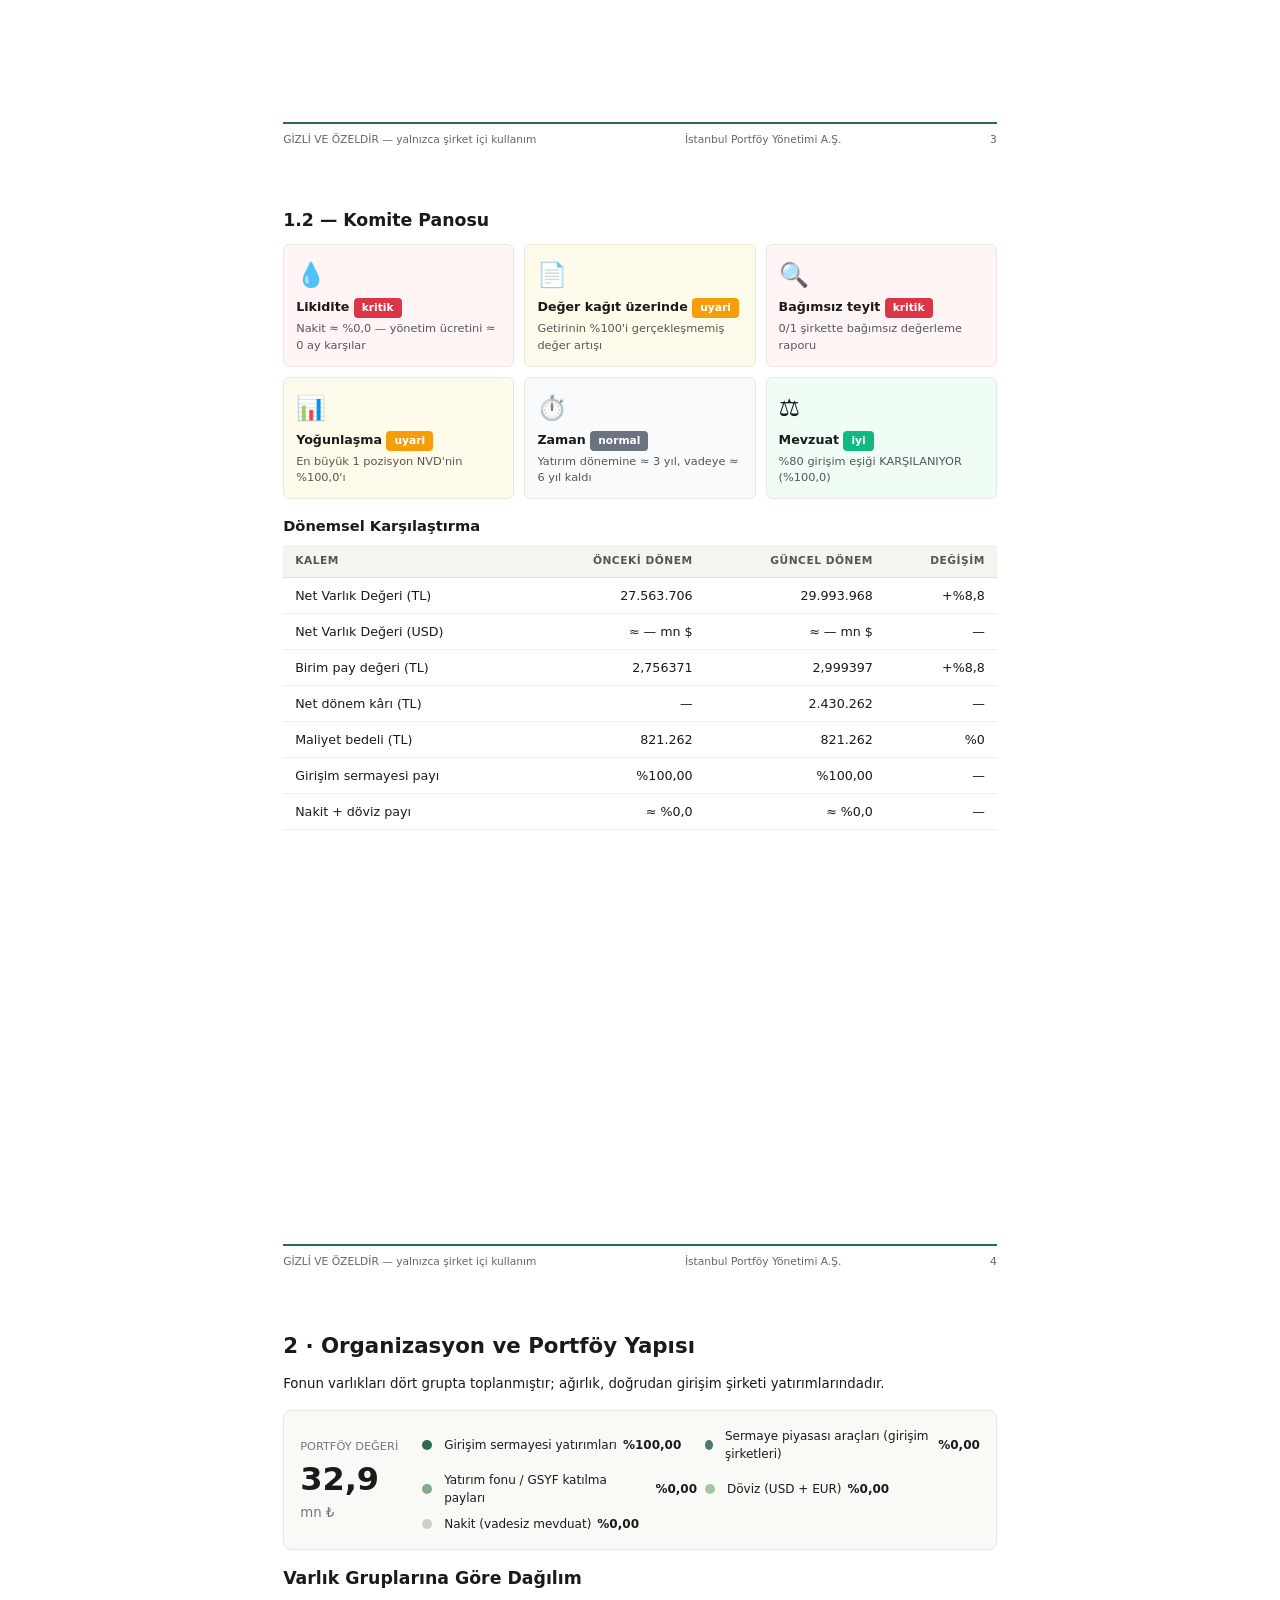
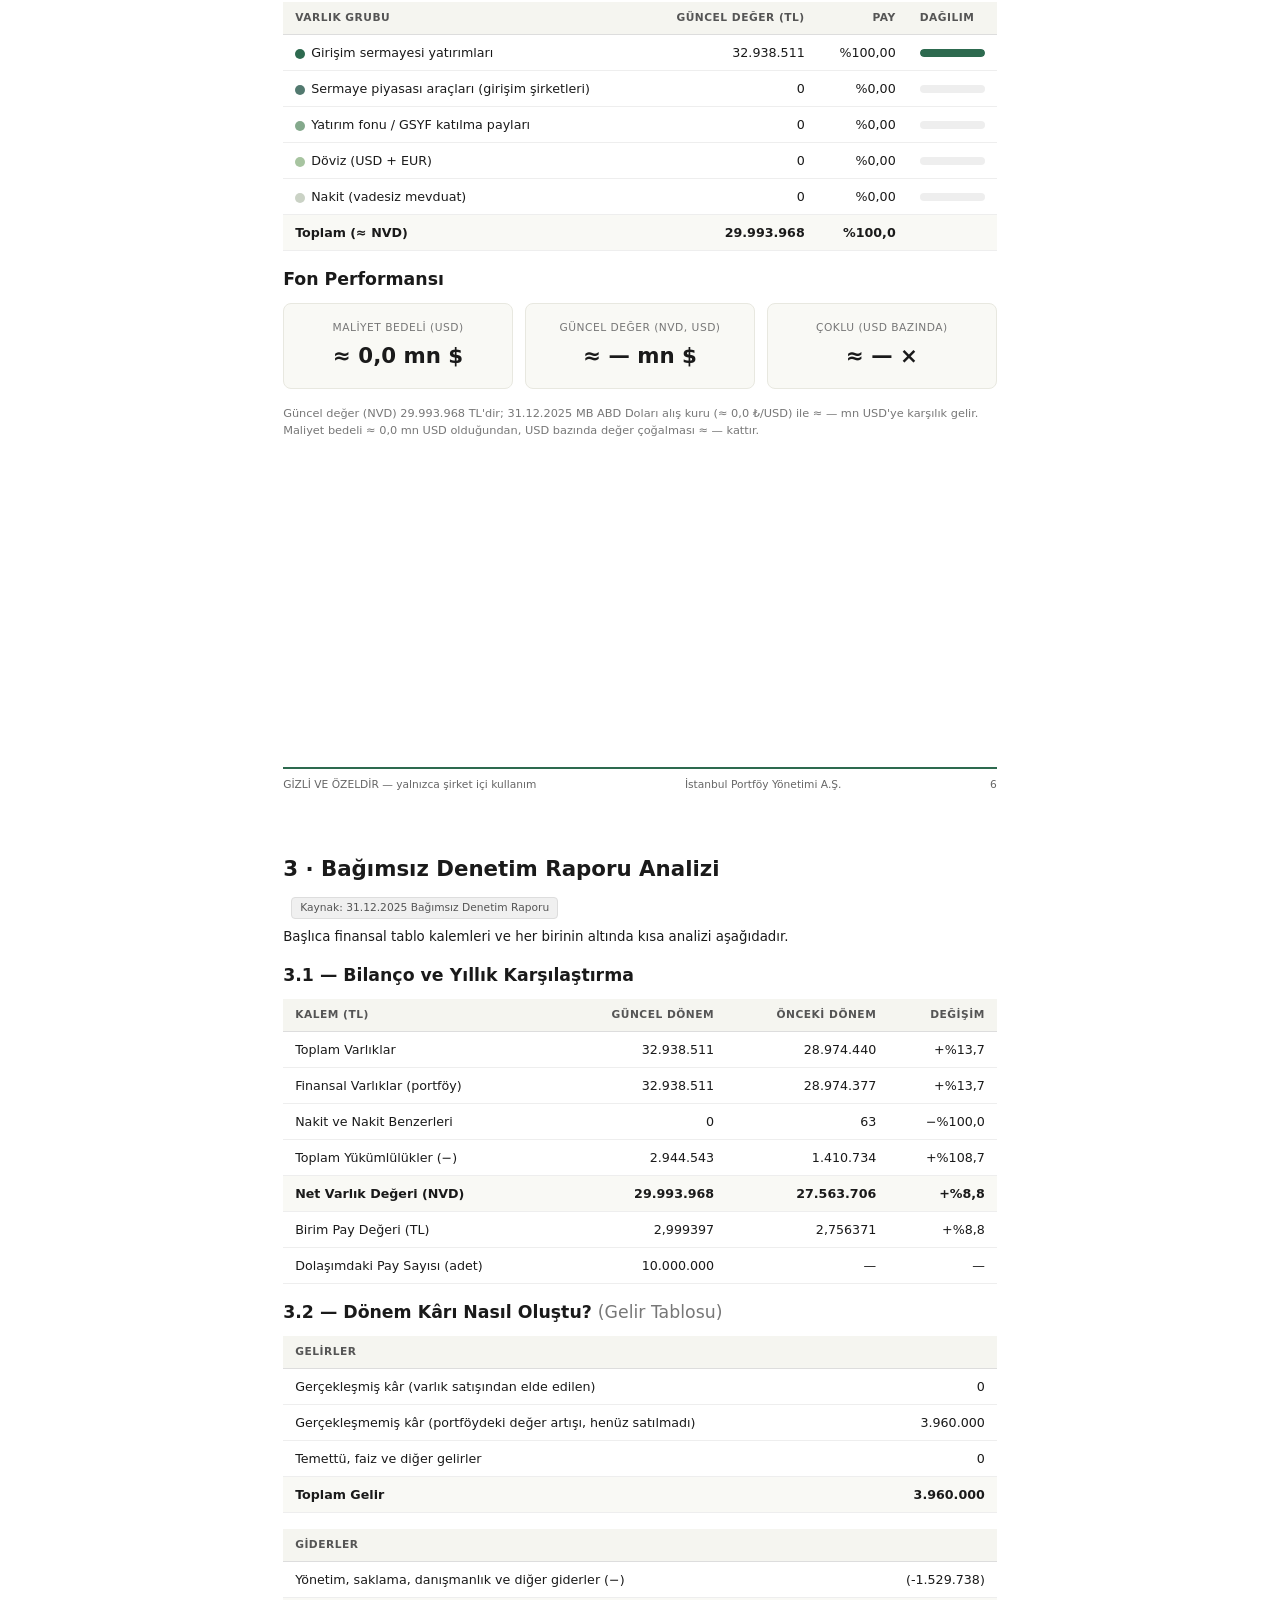
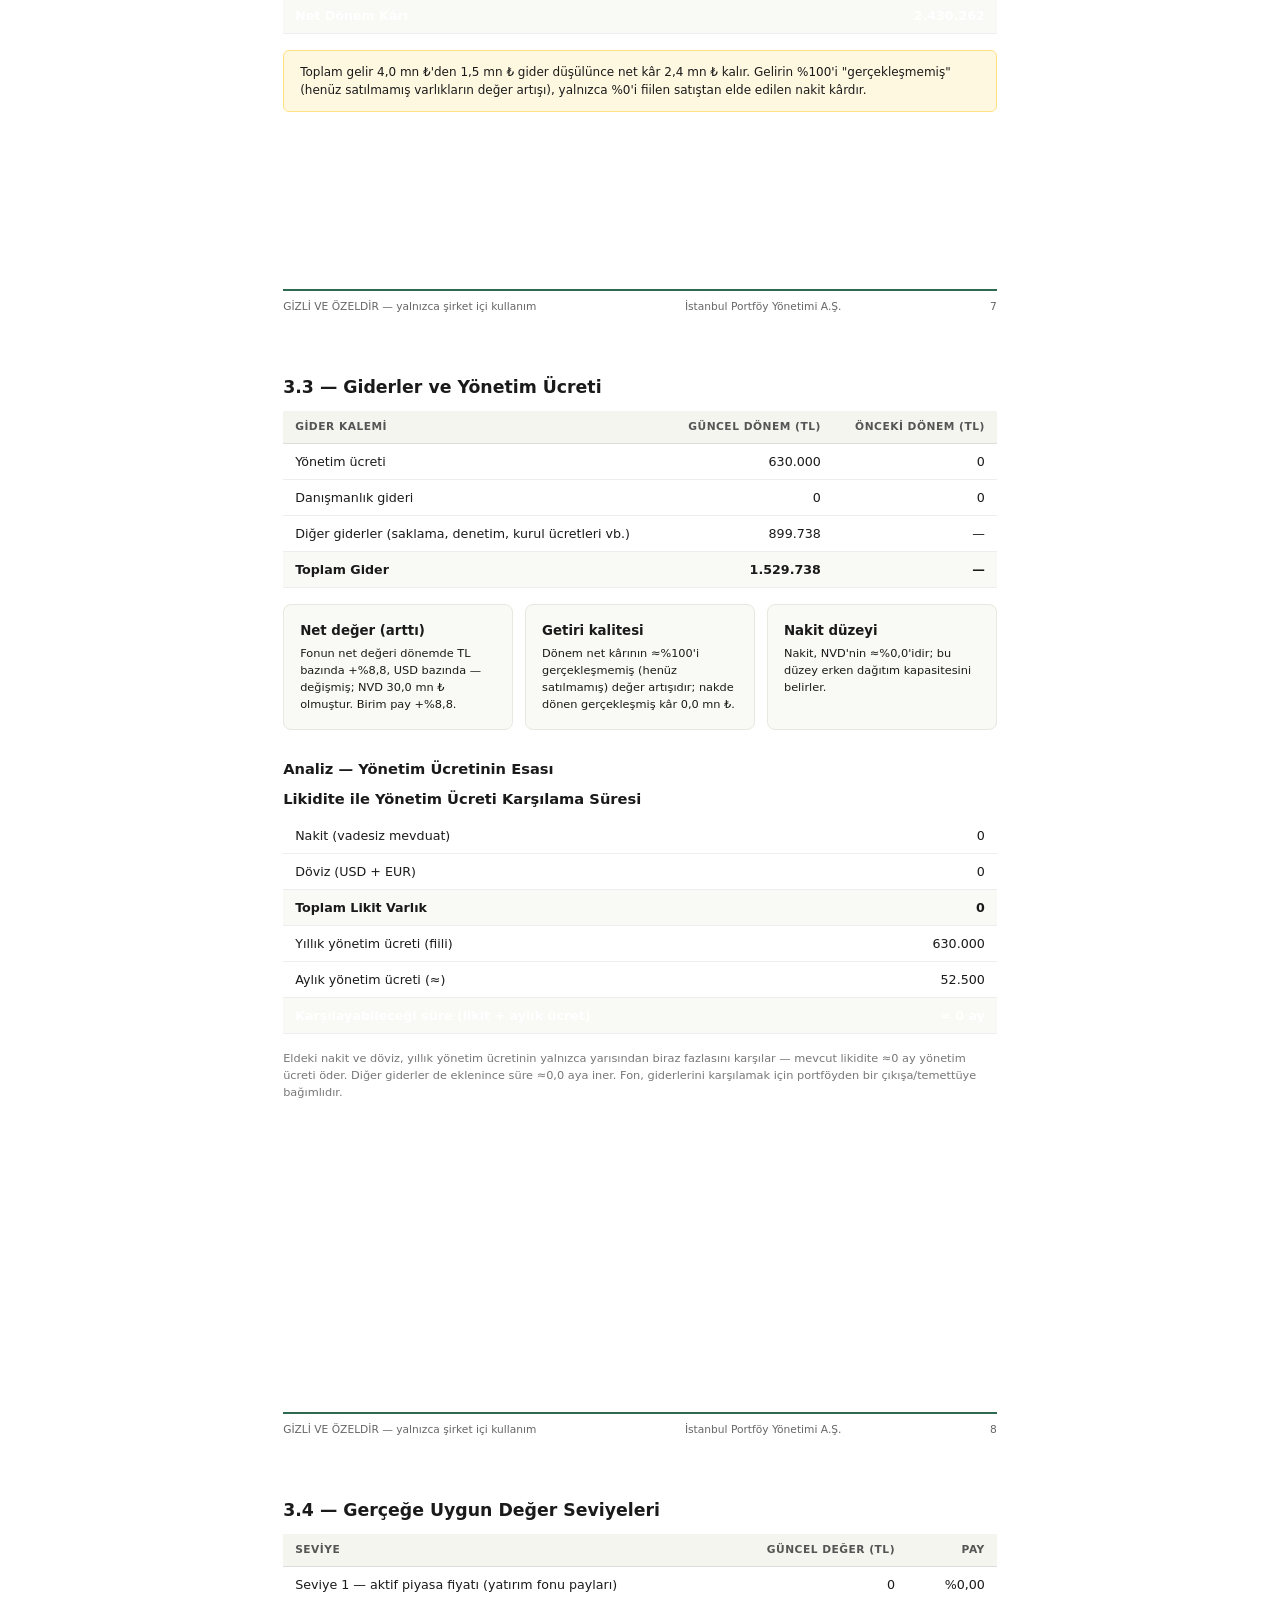
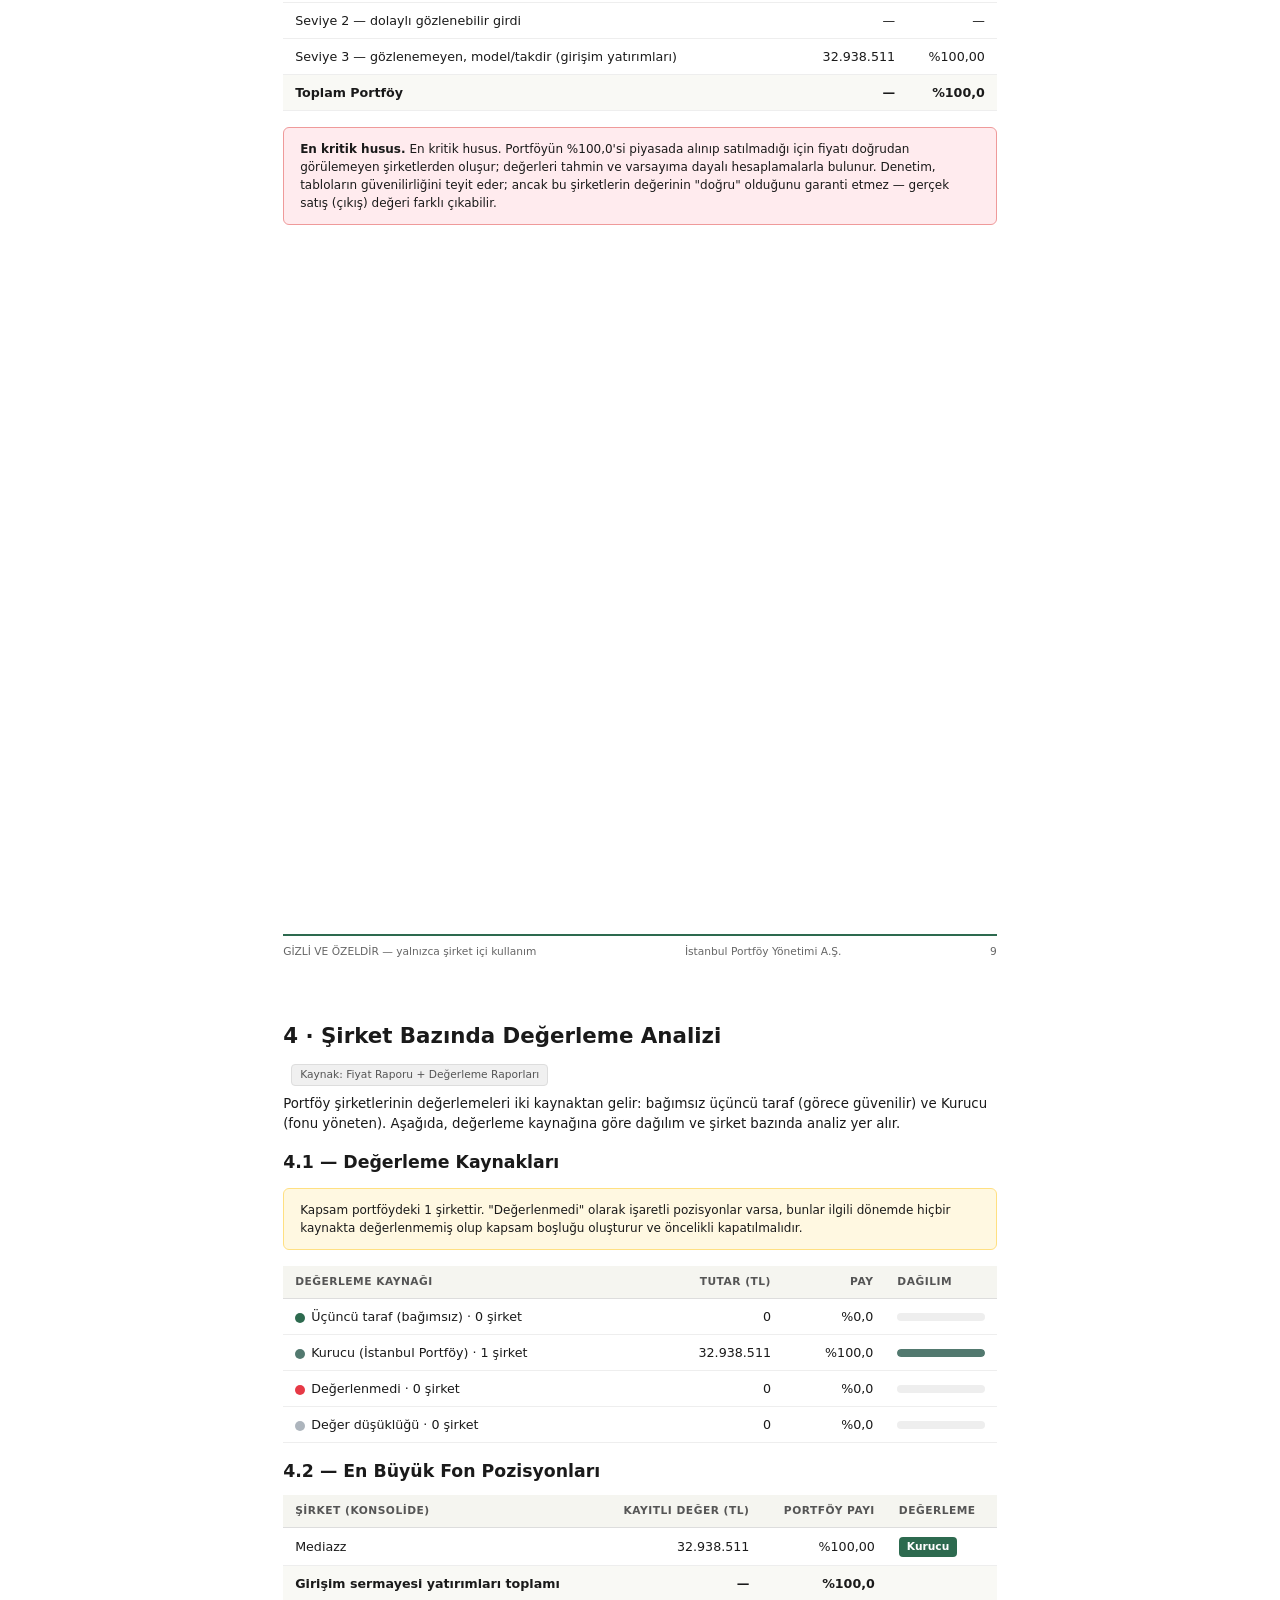
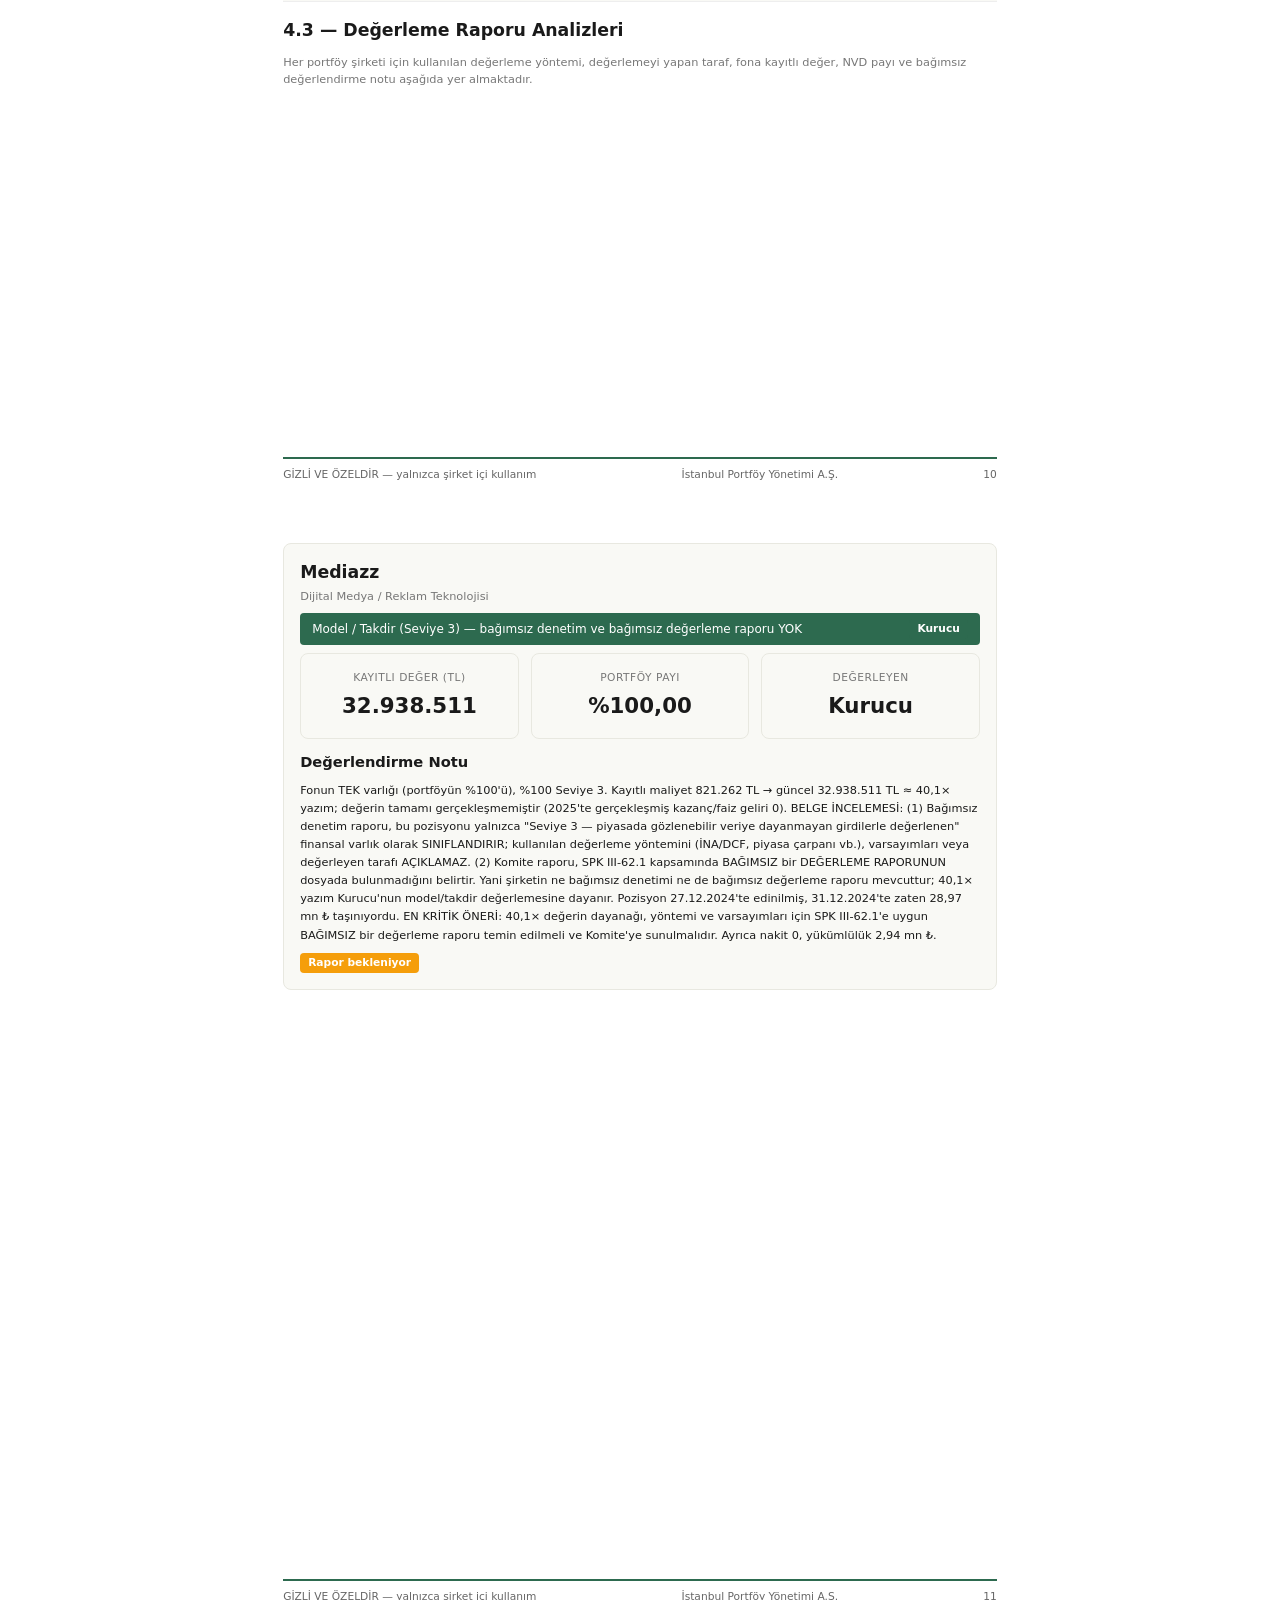
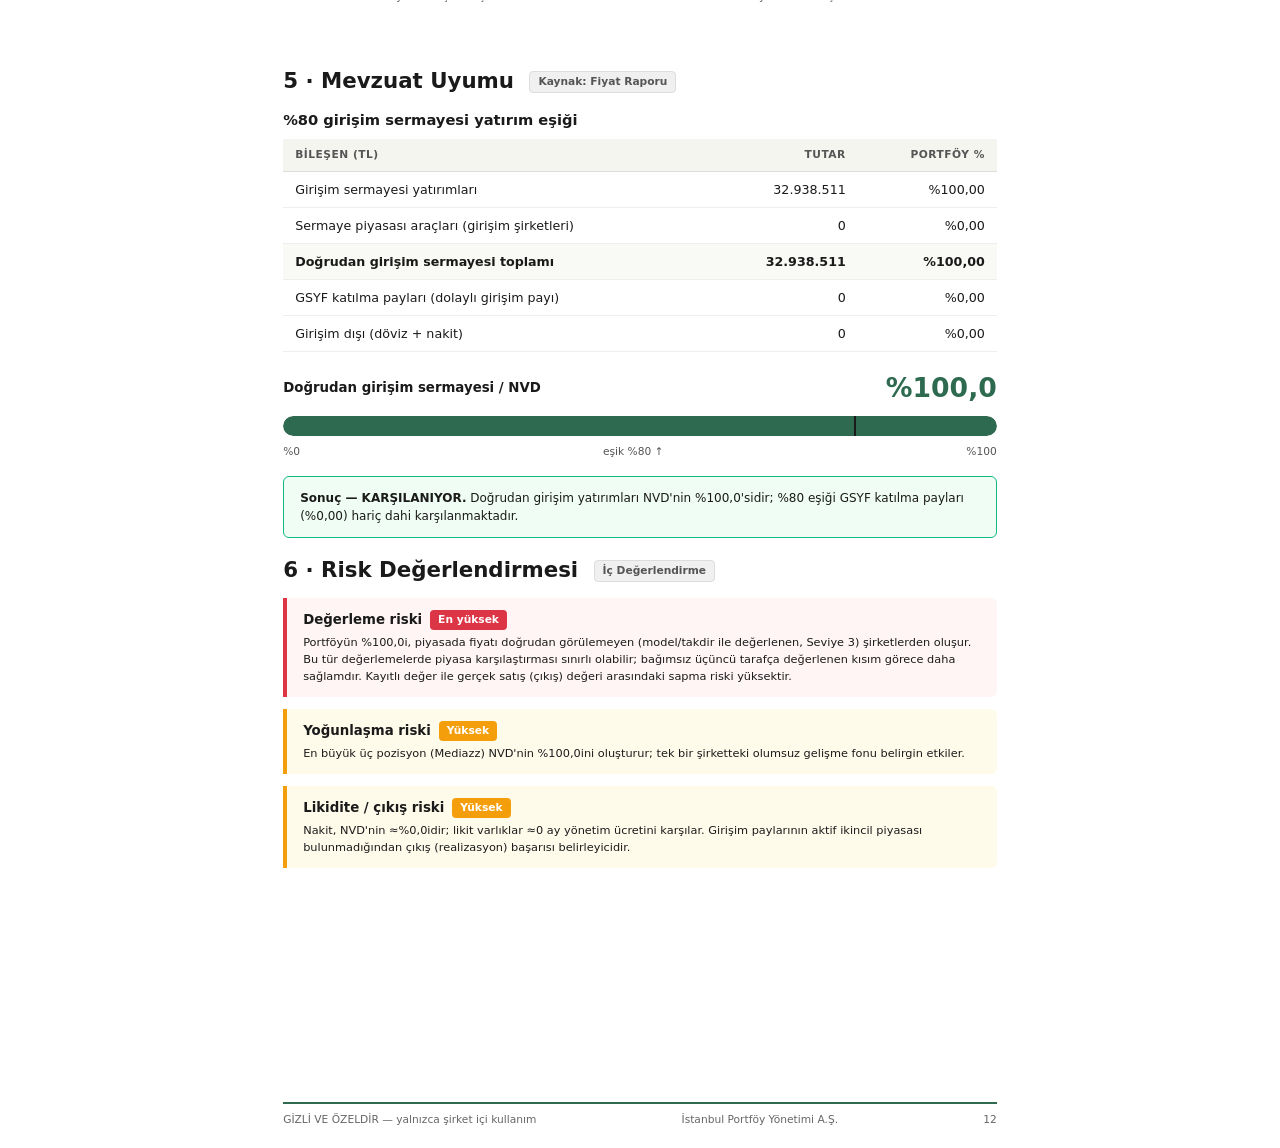
<file: templates/yatirim-komitesi/sample-output.html>
<!DOCTYPE html>
<html lang="tr">
<head>
<meta charset="UTF-8">
<meta name="viewport" content="width=device-width, initial-scale=1.0">
<title>Yatırım Komitesi Analiz Raporu</title>
<style>
  @page { size: A4; margin: 20mm 18mm 25mm 18mm; }
  * { margin: 0; padding: 0; box-sizing: border-box; }
  body { font-family: 'Segoe UI', system-ui, -apple-system, sans-serif; color: #1a1a1a; font-size: 10pt; line-height: 1.5; background: #fff; }

  .page { page-break-after: always; padding: 40px; max-width: 210mm; margin: 0 auto; position: relative; min-height: 297mm; }
  .page:last-child { page-break-after: avoid; }

  .footer { position: absolute; bottom: 20px; left: 40px; right: 40px; display: flex; justify-content: space-between; align-items: center; font-size: 8pt; color: #666; border-top: 2px solid #2d6a4f; padding-top: 8px; }

  h1 { font-size: 22pt; font-weight: 700; color: #1a1a1a; margin-bottom: 4px; }
  h2 { font-size: 16pt; font-weight: 700; color: #1a1a1a; margin-bottom: 12px; }
  h3 { font-size: 13pt; font-weight: 600; color: #1a1a1a; margin-bottom: 10px; }
  h4 { font-size: 11pt; font-weight: 600; color: #1a1a1a; margin-bottom: 8px; }

  .section-number { color: #1a1a1a; }
  .source-badge { display: inline-block; font-size: 8pt; background: #f0f0f0; border: 1px solid #ddd; border-radius: 4px; padding: 2px 8px; margin-left: 8px; color: #555; vertical-align: middle; }

  table { width: 100%; border-collapse: collapse; margin-bottom: 16px; }
  th { background: #f5f5f0; text-transform: uppercase; font-size: 8pt; font-weight: 600; letter-spacing: 0.5px; color: #555; text-align: left; padding: 8px 12px; border-bottom: 1px solid #ddd; }
  td { padding: 8px 12px; border-bottom: 1px solid #eee; font-size: 9.5pt; }
  tr.bold td { font-weight: 700; background: #f9f9f5; }

  .card { background: #f9f9f5; border: 1px solid #e8e8e0; border-radius: 8px; padding: 16px; margin-bottom: 12px; }
  .card-grid { display: grid; grid-template-columns: repeat(3, 1fr); gap: 12px; margin-bottom: 16px; }
  .card-grid-2 { display: grid; grid-template-columns: repeat(2, 1fr); gap: 12px; margin-bottom: 16px; }

  .metric-card { background: #f9f9f5; border: 1px solid #e8e8e0; border-radius: 8px; padding: 16px; text-align: center; }
  .metric-label { font-size: 8pt; text-transform: uppercase; letter-spacing: 0.5px; color: #777; margin-bottom: 4px; }
  .metric-value { font-size: 20pt; font-weight: 700; color: #1a1a1a; }

  .alert-card { border-left: 4px solid; padding: 12px 16px; margin-bottom: 10px; border-radius: 0 6px 6px 0; }
  .alert-kritik { border-left-color: #dc3545; background: #fff5f5; }
  .alert-uyari { border-left-color: #f59e0b; background: #fffbeb; }
  .alert-normal { border-left-color: #6b7280; background: #f9fafb; }
  .alert-iyi { border-left-color: #10b981; background: #f0fdf4; }
  .alert-en_yuksek { border-left-color: #dc3545; background: #fff5f5; }
  .alert-yuksek { border-left-color: #f59e0b; background: #fffbeb; }
  .alert-orta { border-left-color: #6b7280; background: #f9fafb; }
  .alert-dusuk { border-left-color: #10b981; background: #f0fdf4; }

  .badge { display: inline-block; font-size: 8pt; font-weight: 600; padding: 2px 8px; border-radius: 4px; }
  .badge-kritik, .badge-en_yuksek { background: #dc3545; color: #fff; }
  .badge-uyari, .badge-yuksek { background: #f59e0b; color: #fff; }
  .badge-normal, .badge-orta { background: #6b7280; color: #fff; }
  .badge-iyi, .badge-dusuk { background: #10b981; color: #fff; }
  .badge-kurucu { background: #2d6a4f; color: #fff; }
  .badge-bagimsiz { background: #1d4ed8; color: #fff; }
  .badge-bekleniyor { background: #f59e0b; color: #fff; }
  .badge-mevcut { background: #10b981; color: #fff; }

  .bar-container { width: 100%; height: 8px; background: #eee; border-radius: 4px; overflow: hidden; }
  .bar-fill { height: 100%; border-radius: 4px; }

  .progress-bar { width: 100%; height: 20px; background: #eee; border-radius: 10px; position: relative; overflow: hidden; margin: 8px 0; }
  .progress-fill { height: 100%; background: #2d6a4f; border-radius: 10px; }
  .progress-threshold { position: absolute; top: 0; bottom: 0; width: 2px; background: #1a1a1a; }
  .progress-label { font-size: 8pt; color: #555; }

  .callout { background: #fff8e1; border: 1px solid #ffe082; border-radius: 6px; padding: 12px 16px; margin: 12px 0; font-size: 9pt; }
  .callout-danger { background: #ffebee; border-color: #ef9a9a; }

  .toc-item { display: flex; justify-content: space-between; padding: 6px 0; border-bottom: 1px dotted #ccc; font-size: 10pt; }
  .toc-number { color: #2d6a4f; font-weight: 600; margin-right: 8px; }

  .findings-grid { display: grid; grid-template-columns: repeat(3, 1fr); gap: 10px; margin-bottom: 16px; }
  .finding-card { padding: 12px; border-radius: 6px; border: 1px solid #e8e8e0; }
  .finding-icon { font-size: 18pt; margin-bottom: 4px; }
  .finding-title { font-weight: 600; font-size: 9.5pt; margin-bottom: 2px; }
  .finding-desc { font-size: 8.5pt; color: #555; }

  .cover-header { text-align: center; padding-top: 80px; }
  .cover-title { font-size: 28pt; font-weight: 700; margin-bottom: 8px; }
  .cover-subtitle { font-size: 14pt; color: #555; margin-bottom: 40px; }
  .cover-metrics { display: flex; justify-content: center; gap: 40px; margin-top: 32px; }
  .cover-metric { text-align: center; }
  .cover-metric-label { font-size: 9pt; color: #777; text-transform: uppercase; }
  .cover-metric-value { font-size: 18pt; font-weight: 700; }

  .dot { display: inline-block; width: 10px; height: 10px; border-radius: 50%; margin-right: 6px; vertical-align: middle; }

  .status-tamamlandi { color: #10b981; }
  .status-aktif { color: #f59e0b; }
  .status-bekliyor { color: #6b7280; }

  .text-right { text-align: right; }
  .text-center { text-align: center; }
  .text-muted { color: #777; }
  .text-small { font-size: 8.5pt; }
  .mt-8 { margin-top: 8px; }
  .mt-16 { margin-top: 16px; }
  .mb-8 { margin-bottom: 8px; }
  .mb-16 { margin-bottom: 16px; }

  @media print {
    body { -webkit-print-color-adjust: exact; print-color-adjust: exact; }
    .page { padding: 0; min-height: auto; }
    .footer { position: running(footer); }
    @page { @bottom-center { content: element(footer); } }
  }
</style>
</head>
<body>

<!-- PAGE 1: COVER -->
<div class="page" id="cover">
  <div class="cover-header">
    <div class="cover-title">Yatırım Komitesi Analiz Raporu</div>
    <div class="cover-subtitle">İstanbul Portföy Birinci Girişim Sermayesi Yatırım Fonu</div>
    <div style="font-size: 12pt; color: #777; margin-bottom: 40px;">Dönem: 31 Aralık 2025</div>

    <div class="cover-metrics">
      <div class="cover-metric">
        <div class="cover-metric-label">Net Varlık Değeri</div>
        <div class="cover-metric-value">30,0 mn TL</div>
      </div>
      <div class="cover-metric">
        <div class="cover-metric-label">Birim Pay Değeri</div>
        <div class="cover-metric-value">2,9994 TL</div>
      </div>
    </div>
  </div>

  <div style="margin-top: 60px;">
    <h3>İçindekiler</h3>
    <div class="toc-item"><span><span class="toc-number">1</span>Fon Künyesi</span><span>2</span></div>
    <div class="toc-item"><span><span class="toc-number">1.1</span>Süre Durumu</span><span>3</span></div>
    <div class="toc-item"><span><span class="toc-number">1.2</span>Komite Panosu</span><span>4</span></div>
    <div class="toc-item"><span><span class="toc-number">2</span>Organizasyon ve Portföy Yapısı</span><span>6</span></div>
    <div class="toc-item"><span><span class="toc-number">3</span>Bağımsız Denetim Raporu Analizi</span><span>7</span></div>
    <div class="toc-item"><span><span class="toc-number">4</span>Şirket Bazında Değerleme Analizi</span><span>10</span></div>
    <div class="toc-item"><span><span class="toc-number">5</span>Mevzuat Uyumu</span><span>12</span></div>
    <div class="toc-item"><span><span class="toc-number">6</span>Risk Değerlendirmesi</span><span>12</span></div>
  </div>

  <div class="footer">
    <span>GİZLİ VE ÖZELDİR — yalnızca şirket içi kullanım</span>
    <span>İstanbul Portföy Yönetimi A.Ş.</span>
    <span>1</span>
  </div>
</div>

<!-- PAGE 2: FON KÜNYESİ -->
<div class="page">
  <h2><span class="section-number">1 ·</span> Fon Künyesi</h2>
  <table>
    <tr><td style="width:35%; font-weight:600;">Fon Unvanı</td><td>İstanbul Portföy Birinci Girişim Sermayesi Yatırım Fonu</td></tr>
    <tr><td style="font-weight:600;">Fon Türü</td><td>Girişim Sermayesi Yatırım Fonu (GSYF)</td></tr>
    <tr><td style="font-weight:600;">Yatırım Stratejisi</td><td>Doğrudan girişim sermayesi — erken/büyüme aşaması teknoloji şirketleri</td></tr>
    <tr><td style="font-weight:600;">Kurucu</td><td>İstanbul Portföy Yönetimi A.Ş.</td></tr>
    <tr><td style="font-weight:600;">Portföy Yöneticisi</td><td>İstanbul Portföy Yönetimi A.Ş.</td></tr>
    <tr><td style="font-weight:600;">Saklama Kuruluşu</td><td>İş Yatırım Menkul Değerler A.Ş.</td></tr>
    <tr><td style="font-weight:600;">SPK Onay Tarihi</td><td>15.07.2024</td></tr>
    <tr><td style="font-weight:600;">Kuruluş</td><td>27.12.2024</td></tr>
    <tr><td style="font-weight:600;">Vade Sonu</td><td>27.12.2031 (7 yıl; +2 yıl uzatma opsiyonu)</td></tr>
    <tr><td style="font-weight:600;">Toplam Taahhüt</td><td>10.000.000 pay × 1,00 TL = 10,0 mn TL</td></tr>
    <tr><td style="font-weight:600;">Çağrılan Sermaye</td><td>10,0 mn TL (%100)</td></tr>
    <tr><td style="font-weight:600;">Pay Adedi</td><td>10.000.000</td></tr>
    <tr><td style="font-weight:600;">Yönetim Ücreti</td><td>Fon toplam değerinin yıllık %2,5'i</td></tr>
    <tr><td style="font-weight:600;">Performans Ücreti</td><td>İçtüzüğe göre — eşik üstü kâr paylaşımı</td></tr>
    <tr><td style="font-weight:600;">Dağıtım Politikası</td><td>Çıkış gelirleri öncelikli dağıtım (waterfall)</td></tr>
    <tr><td style="font-weight:600;">Bağımsız Denetçi</td><td>—</td></tr>
    <tr><td style="font-weight:600;">Değerleme Kuruluşu</td><td>Kurucu (İstanbul Portföy) — bağımsız değerleme henüz yok</td></tr>
  </table>
  <div class="footer">
    <span>GİZLİ VE ÖZELDİR — yalnızca şirket içi kullanım</span>
    <span>İstanbul Portföy Yönetimi A.Ş.</span>
    <span>2</span>
  </div>
</div>

<!-- PAGE 3: SÜRE DURUMU -->
<div class="page">
  <h3>1.1 — Süre Durumu</h3>
  <table>
    <thead><tr><th>Olay</th><th>Tarih</th><th>Durum</th></tr></thead>
    <tbody>
    
    <tr>
      <td>SPK onayı</td>
      <td>15.07.2024</td>
      <td><span class="status-tamamlandi">●</span> tamamlandi</td>
    </tr>
    
    <tr>
      <td>Fon kuruluşu</td>
      <td>27.12.2024</td>
      <td><span class="status-tamamlandi">●</span> tamamlandi</td>
    </tr>
    
    <tr>
      <td>Yatırım dönemi sonu</td>
      <td>27.12.2028</td>
      <td><span class="status-aktif">●</span> aktif</td>
    </tr>
    
    <tr>
      <td>Fon vade sonu</td>
      <td>27.12.2031</td>
      <td><span class="status-bekliyor">●</span> bekliyor</td>
    </tr>
    
    <tr>
      <td>Uzatma opsiyonu sonu</td>
      <td>27.12.2033</td>
      <td><span class="status-bekliyor">●</span> bekliyor</td>
    </tr>
    
    </tbody>
  </table>

  <h4 class="mt-16">Kalan Süreler</h4>
  <table>
    
    <tr><td style="font-weight:600;">Yatırım dönemine kalan</td><td class="text-right">≈ 3 yıl</td></tr>
    
    <tr><td style="font-weight:600;">Fon vadesine kalan</td><td class="text-right">≈ 6 yıl</td></tr>
    
    <tr><td style="font-weight:600;">Uzatma dahil max süre</td><td class="text-right">≈ 8 yıl</td></tr>
    
  </table>
  <div class="footer">
    <span>GİZLİ VE ÖZELDİR — yalnızca şirket içi kullanım</span>
    <span>İstanbul Portföy Yönetimi A.Ş.</span>
    <span>3</span>
  </div>
</div>

<!-- PAGE 4-5: KOMİTE PANOSU -->
<div class="page">
  <h3>1.2 — Komite Panosu</h3>

  <div class="findings-grid">
    
    <div class="finding-card alert-kritik">
      <div class="finding-icon">💧</div>
      <div class="finding-title">Likidite <span class="badge badge-kritik">kritik</span></div>
      <div class="finding-desc">Nakit ≈ %0,0 — yönetim ücretini ≈ 0 ay karşılar</div>
    </div>
    
    <div class="finding-card alert-uyari">
      <div class="finding-icon">📄</div>
      <div class="finding-title">Değer kağıt üzerinde <span class="badge badge-uyari">uyari</span></div>
      <div class="finding-desc">Getirinin %100'i gerçekleşmemiş değer artışı</div>
    </div>
    
    <div class="finding-card alert-kritik">
      <div class="finding-icon">🔍</div>
      <div class="finding-title">Bağımsız teyit <span class="badge badge-kritik">kritik</span></div>
      <div class="finding-desc">0/1 şirkette bağımsız değerleme raporu</div>
    </div>
    
    <div class="finding-card alert-uyari">
      <div class="finding-icon">📊</div>
      <div class="finding-title">Yoğunlaşma <span class="badge badge-uyari">uyari</span></div>
      <div class="finding-desc">En büyük 1 pozisyon NVD'nin %100,0'ı</div>
    </div>
    
    <div class="finding-card alert-normal">
      <div class="finding-icon">⏱️</div>
      <div class="finding-title">Zaman <span class="badge badge-normal">normal</span></div>
      <div class="finding-desc">Yatırım dönemine ≈ 3 yıl, vadeye ≈ 6 yıl kaldı</div>
    </div>
    
    <div class="finding-card alert-iyi">
      <div class="finding-icon">⚖️</div>
      <div class="finding-title">Mevzuat <span class="badge badge-iyi">iyi</span></div>
      <div class="finding-desc">%80 girişim eşiği KARŞILANIYOR (%100,0)</div>
    </div>
    
  </div>

  <h4 class="mt-16">Dönemsel Karşılaştırma</h4>
  <table>
    <thead><tr><th>Kalem</th><th class="text-right">Önceki Dönem</th><th class="text-right">Güncel Dönem</th><th class="text-right">Değişim</th></tr></thead>
    <tbody>
    
    <tr>
      <td>Net Varlık Değeri (TL)</td>
      <td class="text-right">27.563.706</td>
      <td class="text-right">29.993.968</td>
      <td class="text-right">+%8,8</td>
    </tr>
    
    <tr>
      <td>Net Varlık Değeri (USD)</td>
      <td class="text-right">≈ — mn $</td>
      <td class="text-right">≈ — mn $</td>
      <td class="text-right">—</td>
    </tr>
    
    <tr>
      <td>Birim pay değeri (TL)</td>
      <td class="text-right">2,756371</td>
      <td class="text-right">2,999397</td>
      <td class="text-right">+%8,8</td>
    </tr>
    
    <tr>
      <td>Net dönem kârı (TL)</td>
      <td class="text-right">—</td>
      <td class="text-right">2.430.262</td>
      <td class="text-right">—</td>
    </tr>
    
    <tr>
      <td>Maliyet bedeli (TL)</td>
      <td class="text-right">821.262</td>
      <td class="text-right">821.262</td>
      <td class="text-right">%0</td>
    </tr>
    
    <tr>
      <td>Girişim sermayesi payı</td>
      <td class="text-right">%100,00</td>
      <td class="text-right">%100,00</td>
      <td class="text-right">—</td>
    </tr>
    
    <tr>
      <td>Nakit + döviz payı</td>
      <td class="text-right">≈ %0,0</td>
      <td class="text-right">≈ %0,0</td>
      <td class="text-right">—</td>
    </tr>
    
    </tbody>
  </table>
  <div class="footer">
    <span>GİZLİ VE ÖZELDİR — yalnızca şirket içi kullanım</span>
    <span>İstanbul Portföy Yönetimi A.Ş.</span>
    <span>4</span>
  </div>
</div>

<!-- PAGE 6: ORGANİZASYON VE PORTFÖY YAPISI -->
<div class="page">
  <h2><span class="section-number">2 ·</span> Organizasyon ve Portföy Yapısı</h2>
  <p class="mb-16">Fonun varlıkları dört grupta toplanmıştır; ağırlık, doğrudan girişim şirketi yatırımlarındadır.</p>

  <div class="card mb-16">
    <div style="display:flex; align-items:center; gap:24px; flex-wrap:wrap;">
      <div>
        <div class="text-muted text-small">PORTFÖY DEĞERİ</div>
        <div style="font-size:24pt; font-weight:700;">32,9</div>
        <div class="text-muted">mn ₺</div>
      </div>
      <div style="flex:1; display:grid; grid-template-columns:repeat(2, 1fr); gap:8px;">
        
        <div style="display:flex; align-items:center; gap:6px; font-size:9pt;">
          <span class="dot" style="background:#2d6a4f;"></span>
          Girişim sermayesi yatırımları <strong>%100,00</strong>
        </div>
        
        <div style="display:flex; align-items:center; gap:6px; font-size:9pt;">
          <span class="dot" style="background:#52796f;"></span>
          Sermaye piyasası araçları (girişim şirketleri) <strong>%0,00</strong>
        </div>
        
        <div style="display:flex; align-items:center; gap:6px; font-size:9pt;">
          <span class="dot" style="background:#84a98c;"></span>
          Yatırım fonu / GSYF katılma payları <strong>%0,00</strong>
        </div>
        
        <div style="display:flex; align-items:center; gap:6px; font-size:9pt;">
          <span class="dot" style="background:#a7c4a0;"></span>
          Döviz (USD + EUR) <strong>%0,00</strong>
        </div>
        
        <div style="display:flex; align-items:center; gap:6px; font-size:9pt;">
          <span class="dot" style="background:#cad2c5;"></span>
          Nakit (vadesiz mevduat) <strong>%0,00</strong>
        </div>
        
      </div>
    </div>
  </div>

  <h3>Varlık Gruplarına Göre Dağılım</h3>
  <table>
    <thead><tr><th>Varlık Grubu</th><th class="text-right">Güncel Değer (TL)</th><th class="text-right">Pay</th><th>Dağılım</th></tr></thead>
    <tbody>
    
    <tr>
      <td><span class="dot" style="background:#2d6a4f;"></span>Girişim sermayesi yatırımları</td>
      <td class="text-right">32.938.511</td>
      <td class="text-right">%100,00</td>
      <td><div class="bar-container"><div class="bar-fill" style="width:100%; background:#2d6a4f;"></div></div></td>
    </tr>
    
    <tr>
      <td><span class="dot" style="background:#52796f;"></span>Sermaye piyasası araçları (girişim şirketleri)</td>
      <td class="text-right">0</td>
      <td class="text-right">%0,00</td>
      <td><div class="bar-container"><div class="bar-fill" style="width:0%; background:#52796f;"></div></div></td>
    </tr>
    
    <tr>
      <td><span class="dot" style="background:#84a98c;"></span>Yatırım fonu / GSYF katılma payları</td>
      <td class="text-right">0</td>
      <td class="text-right">%0,00</td>
      <td><div class="bar-container"><div class="bar-fill" style="width:0%; background:#84a98c;"></div></div></td>
    </tr>
    
    <tr>
      <td><span class="dot" style="background:#a7c4a0;"></span>Döviz (USD + EUR)</td>
      <td class="text-right">0</td>
      <td class="text-right">%0,00</td>
      <td><div class="bar-container"><div class="bar-fill" style="width:0%; background:#a7c4a0;"></div></div></td>
    </tr>
    
    <tr>
      <td><span class="dot" style="background:#cad2c5;"></span>Nakit (vadesiz mevduat)</td>
      <td class="text-right">0</td>
      <td class="text-right">%0,00</td>
      <td><div class="bar-container"><div class="bar-fill" style="width:0%; background:#cad2c5;"></div></div></td>
    </tr>
    
    <tr class="bold">
      <td>Toplam (≈ NVD)</td>
      <td class="text-right">29.993.968</td>
      <td class="text-right">%100,0</td>
      <td></td>
    </tr>
    </tbody>
  </table>

  <h3>Fon Performansı</h3>
  <div class="card-grid">
    <div class="metric-card">
      <div class="metric-label">Maliyet Bedeli (USD)</div>
      <div class="metric-value" style="font-size:16pt;">≈ 0,0 mn $</div>
    </div>
    <div class="metric-card">
      <div class="metric-label">Güncel Değer (NVD, USD)</div>
      <div class="metric-value" style="font-size:16pt;">≈ — mn $</div>
    </div>
    <div class="metric-card">
      <div class="metric-label">Çoklu (USD Bazında)</div>
      <div class="metric-value" style="font-size:16pt;">≈ — ×</div>
    </div>
  </div>
  <p class="text-small text-muted">Güncel değer (NVD) 29.993.968 TL'dir; 31.12.2025 MB ABD Doları alış kuru (≈ 0,0 ₺/USD) ile ≈ — mn USD'ye karşılık gelir. Maliyet bedeli ≈ 0,0 mn USD olduğundan, USD bazında değer çoğalması ≈ — kattır.</p>

  <div class="footer">
    <span>GİZLİ VE ÖZELDİR — yalnızca şirket içi kullanım</span>
    <span>İstanbul Portföy Yönetimi A.Ş.</span>
    <span>6</span>
  </div>
</div>

<!-- PAGE 7: BAĞIMSIZ DENETİM RAPORU ANALİZİ -->
<div class="page">
  <h2><span class="section-number">3 ·</span> Bağımsız Denetim Raporu Analizi</h2>
  <span class="source-badge">Kaynak: 31.12.2025 Bağımsız Denetim Raporu</span>
  <p class="mt-8 mb-16">Başlıca finansal tablo kalemleri ve her birinin altında kısa analizi aşağıdadır.</p>

  <h3>3.1 — Bilanço ve Yıllık Karşılaştırma</h3>
  <table>
    <thead><tr><th>Kalem (TL)</th><th class="text-right">Güncel Dönem</th><th class="text-right">Önceki Dönem</th><th class="text-right">Değişim</th></tr></thead>
    <tbody>
    
    <tr class="">
      <td>Toplam Varlıklar</td>
      <td class="text-right">32.938.511</td>
      <td class="text-right">28.974.440</td>
      <td class="text-right">+%13,7</td>
    </tr>
    
    <tr class="">
      <td>Finansal Varlıklar (portföy)</td>
      <td class="text-right">32.938.511</td>
      <td class="text-right">28.974.377</td>
      <td class="text-right">+%13,7</td>
    </tr>
    
    <tr class="">
      <td>Nakit ve Nakit Benzerleri</td>
      <td class="text-right">0</td>
      <td class="text-right">63</td>
      <td class="text-right">−%100,0</td>
    </tr>
    
    <tr class="">
      <td>Toplam Yükümlülükler (−)</td>
      <td class="text-right">2.944.543</td>
      <td class="text-right">1.410.734</td>
      <td class="text-right">+%108,7</td>
    </tr>
    
    <tr class="bold">
      <td>Net Varlık Değeri (NVD)</td>
      <td class="text-right">29.993.968</td>
      <td class="text-right">27.563.706</td>
      <td class="text-right">+%8,8</td>
    </tr>
    
    <tr class="">
      <td>Birim Pay Değeri (TL)</td>
      <td class="text-right">2,999397</td>
      <td class="text-right">2,756371</td>
      <td class="text-right">+%8,8</td>
    </tr>
    
    <tr class="">
      <td>Dolaşımdaki Pay Sayısı (adet)</td>
      <td class="text-right">10.000.000</td>
      <td class="text-right">—</td>
      <td class="text-right">—</td>
    </tr>
    
    </tbody>
  </table>

  <h3>3.2 — Dönem Kârı Nasıl Oluştu? <span class="text-muted" style="font-weight:400;">(Gelir Tablosu)</span></h3>
  <table>
    <thead><tr><th colspan="2">Gelirler</th></tr></thead>
    <tbody>
    
    <tr><td>Gerçekleşmiş kâr (varlık satışından elde edilen)</td><td class="text-right">0</td></tr>
    
    <tr><td>Gerçekleşmemiş kâr (portföydeki değer artışı, henüz satılmadı)</td><td class="text-right">3.960.000</td></tr>
    
    <tr><td>Temettü, faiz ve diğer gelirler</td><td class="text-right">0</td></tr>
    
    <tr class="bold"><td>Toplam Gelir</td><td class="text-right">3.960.000</td></tr>
    </tbody>
  </table>
  <table>
    <thead><tr><th colspan="2">Giderler</th></tr></thead>
    <tbody>
    
    <tr><td>Yönetim, saklama, danışmanlık ve diğer giderler (−)</td><td class="text-right">(-1.529.738)</td></tr>
    
    <tr class="bold" style="background:#2d6a4f; color:#fff;"><td>Net Dönem Kârı</td><td class="text-right">2.430.262</td></tr>
    </tbody>
  </table>
  <div class="callout">Toplam gelir 4,0 mn ₺'den 1,5 mn ₺ gider düşülünce net kâr 2,4 mn ₺ kalır. Gelirin %100'i "gerçekleşmemiş" (henüz satılmamış varlıkların değer artışı), yalnızca %0'i fiilen satıştan elde edilen nakit kârdır.</div>

  <div class="footer">
    <span>GİZLİ VE ÖZELDİR — yalnızca şirket içi kullanım</span>
    <span>İstanbul Portföy Yönetimi A.Ş.</span>
    <span>7</span>
  </div>
</div>

<!-- PAGE 8: GİDERLER VE YÖNETİM ÜCRETİ -->
<div class="page">
  <h3>3.3 — Giderler ve Yönetim Ücreti</h3>
  <table>
    <thead><tr><th>Gider Kalemi</th><th class="text-right">Güncel Dönem (TL)</th><th class="text-right">Önceki Dönem (TL)</th></tr></thead>
    <tbody>
    
    <tr>
      <td>Yönetim ücreti</td>
      <td class="text-right">630.000</td>
      <td class="text-right">0</td>
    </tr>
    
    <tr>
      <td>Danışmanlık gideri</td>
      <td class="text-right">0</td>
      <td class="text-right">0</td>
    </tr>
    
    <tr>
      <td>Diğer giderler (saklama, denetim, kurul ücretleri vb.)</td>
      <td class="text-right">899.738</td>
      <td class="text-right">—</td>
    </tr>
    
    <tr class="bold"><td>Toplam Gider</td><td class="text-right">1.529.738</td><td class="text-right">—</td></tr>
    </tbody>
  </table>

  <div class="card-grid">
    
    <div class="card">
      <div style="font-weight:600; margin-bottom:4px;">Net değer (arttı)</div>
      <div class="text-small">Fonun net değeri dönemde TL bazında +%8,8, USD bazında — değişmiş; NVD 30,0 mn ₺ olmuştur. Birim pay +%8,8.</div>
    </div>
    
    <div class="card">
      <div style="font-weight:600; margin-bottom:4px;">Getiri kalitesi</div>
      <div class="text-small">Dönem net kârının ≈%100'i gerçekleşmemiş (henüz satılmamış) değer artışıdır; nakde dönen gerçekleşmiş kâr 0,0 mn ₺.</div>
    </div>
    
    <div class="card">
      <div style="font-weight:600; margin-bottom:4px;">Nakit düzeyi</div>
      <div class="text-small">Nakit, NVD'nin ≈%0,0'idir; bu düzey erken dağıtım kapasitesini belirler.</div>
    </div>
    
  </div>

  <h4>Analiz — Yönetim Ücretinin Esası</h4>
  <h4>Likidite ile Yönetim Ücreti Karşılama Süresi</h4>
  <table>
    <tr><td>Nakit (vadesiz mevduat)</td><td class="text-right">0</td></tr>
    <tr><td>Döviz (USD + EUR)</td><td class="text-right">0</td></tr>
    <tr class="bold"><td>Toplam Likit Varlık</td><td class="text-right">0</td></tr>
    <tr><td>Yıllık yönetim ücreti (fiili)</td><td class="text-right">630.000</td></tr>
    <tr><td>Aylık yönetim ücreti (≈)</td><td class="text-right">52.500</td></tr>
    <tr class="bold" style="background:#2d6a4f; color:#fff;"><td>Karşılayabileceği süre (likit + aylık ücret)</td><td class="text-right">≈ 0 ay</td></tr>
  </table>
  <p class="text-small text-muted">Eldeki nakit ve döviz, yıllık yönetim ücretinin yalnızca yarısından biraz fazlasını karşılar — mevcut likidite ≈0 ay yönetim ücreti öder. Diğer giderler de eklenince süre ≈0,0 aya iner. Fon, giderlerini karşılamak için portföyden bir çıkışa/temettüye bağımlıdır.</p>

  <div class="footer">
    <span>GİZLİ VE ÖZELDİR — yalnızca şirket içi kullanım</span>
    <span>İstanbul Portföy Yönetimi A.Ş.</span>
    <span>8</span>
  </div>
</div>

<!-- PAGE 9: GERÇEĞE UYGUN DEĞER SEVİYELERİ -->
<div class="page">
  <h3>3.4 — Gerçeğe Uygun Değer Seviyeleri</h3>
  <table>
    <thead><tr><th>Seviye</th><th class="text-right">Güncel Değer (TL)</th><th class="text-right">Pay</th></tr></thead>
    <tbody>
    
    <tr>
      <td>Seviye 1 — aktif piyasa fiyatı (yatırım fonu payları)</td>
      <td class="text-right">0</td>
      <td class="text-right">%0,00</td>
    </tr>
    
    <tr>
      <td>Seviye 2 — dolaylı gözlenebilir girdi</td>
      <td class="text-right">—</td>
      <td class="text-right">—</td>
    </tr>
    
    <tr>
      <td>Seviye 3 — gözlenemeyen, model/takdir (girişim yatırımları)</td>
      <td class="text-right">32.938.511</td>
      <td class="text-right">%100,00</td>
    </tr>
    
    <tr class="bold"><td>Toplam Portföy</td><td class="text-right">—</td><td class="text-right">%100,0</td></tr>
    </tbody>
  </table>

  <div class="callout callout-danger">
    <strong>En kritik husus.</strong> En kritik husus. Portföyün %100,0'si piyasada alınıp satılmadığı için fiyatı doğrudan görülemeyen şirketlerden oluşur; değerleri tahmin ve varsayıma dayalı hesaplamalarla bulunur. Denetim, tabloların güvenilirliğini teyit eder; ancak bu şirketlerin değerinin "doğru" olduğunu garanti etmez — gerçek satış (çıkış) değeri farklı çıkabilir.
  </div>

  <div class="footer">
    <span>GİZLİ VE ÖZELDİR — yalnızca şirket içi kullanım</span>
    <span>İstanbul Portföy Yönetimi A.Ş.</span>
    <span>9</span>
  </div>
</div>

<!-- PAGE 10: ŞİRKET BAZINDA DEĞERLEME ANALİZİ -->
<div class="page">
  <h2><span class="section-number">4 ·</span> Şirket Bazında Değerleme Analizi</h2>
  <span class="source-badge">Kaynak: Fiyat Raporu + Değerleme Raporları</span>
  <p class="mt-8 mb-16">Portföy şirketlerinin değerlemeleri iki kaynaktan gelir: bağımsız üçüncü taraf (görece güvenilir) ve Kurucu (fonu yöneten). Aşağıda, değerleme kaynağına göre dağılım ve şirket bazında analiz yer alır.</p>

  <h3>4.1 — Değerleme Kaynakları</h3>
  <div class="callout mb-16">Kapsam portföydeki 1 şirkettir. "Değerlenmedi" olarak işaretli pozisyonlar varsa, bunlar ilgili dönemde hiçbir kaynakta değerlenmemiş olup kapsam boşluğu oluşturur ve öncelikli kapatılmalıdır.</div>
  <table>
    <thead><tr><th>Değerleme Kaynağı</th><th class="text-right">Tutar (TL)</th><th class="text-right">Pay</th><th>Dağılım</th></tr></thead>
    <tbody>
    
    <tr>
      <td><span class="dot" style="background:#2d6a4f;"></span>Üçüncü taraf (bağımsız) · 0 şirket</td>
      <td class="text-right">0</td>
      <td class="text-right">%0,0</td>
      <td><div class="bar-container"><div class="bar-fill" style="width:0%; background:#2d6a4f;"></div></div></td>
    </tr>
    
    <tr>
      <td><span class="dot" style="background:#52796f;"></span>Kurucu (İstanbul Portföy) · 1 şirket</td>
      <td class="text-right">32.938.511</td>
      <td class="text-right">%100,0</td>
      <td><div class="bar-container"><div class="bar-fill" style="width:100%; background:#52796f;"></div></div></td>
    </tr>
    
    <tr>
      <td><span class="dot" style="background:#e63946;"></span>Değerlenmedi · 0 şirket</td>
      <td class="text-right">0</td>
      <td class="text-right">%0,0</td>
      <td><div class="bar-container"><div class="bar-fill" style="width:0%; background:#e63946;"></div></div></td>
    </tr>
    
    <tr>
      <td><span class="dot" style="background:#adb5bd;"></span>Değer düşüklüğü · 0 şirket</td>
      <td class="text-right">0</td>
      <td class="text-right">%0,0</td>
      <td><div class="bar-container"><div class="bar-fill" style="width:0%; background:#adb5bd;"></div></div></td>
    </tr>
    
    </tbody>
  </table>

  <h3>4.2 — En Büyük Fon Pozisyonları</h3>
  <table>
    <thead><tr><th>Şirket (Konsolide)</th><th class="text-right">Kayıtlı Değer (TL)</th><th class="text-right">Portföy Payı</th><th>Değerleme</th></tr></thead>
    <tbody>
    
    <tr>
      <td>Mediazz</td>
      <td class="text-right">32.938.511</td>
      <td class="text-right">%100,00</td>
      <td><span class="badge badge-kurucu">Kurucu</span></td>
    </tr>
    
    <tr class="bold">
      <td>Girişim sermayesi yatırımları toplamı</td>
      <td class="text-right">—</td>
      <td class="text-right">%100,0</td>
      <td></td>
    </tr>
    </tbody>
  </table>

  <h3>4.3 — Değerleme Raporu Analizleri</h3>
  <p class="text-small text-muted mb-16">Her portföy şirketi için kullanılan değerleme yöntemi, değerlemeyi yapan taraf, fona kayıtlı değer, NVD payı ve bağımsız değerlendirme notu aşağıda yer almaktadır.</p>

  <div class="footer">
    <span>GİZLİ VE ÖZELDİR — yalnızca şirket içi kullanım</span>
    <span>İstanbul Portföy Yönetimi A.Ş.</span>
    <span>10</span>
  </div>
</div>

<!-- PAGE 11: ŞİRKET DETAYLARI -->
<div class="page">
  
  <div class="card mb-16">
    <h3 style="margin-bottom:2px;">Mediazz</h3>
    <div class="text-muted text-small mb-8">Dijital Medya / Reklam Teknolojisi</div>

    <div style="background:#2d6a4f; color:#fff; padding:6px 12px; border-radius:4px; font-size:9pt; margin-bottom:8px; display:flex; justify-content:space-between; align-items:center;">
      <span>Model / Takdir (Seviye 3) — bağımsız denetim ve bağımsız değerleme raporu YOK</span>
      <span class="badge badge-kurucu">Kurucu</span>
    </div>

    <div class="card-grid" style="margin-bottom:12px;">
      <div class="metric-card">
        <div class="metric-label">Kayıtlı Değer (TL)</div>
        <div class="metric-value" style="font-size:16pt;">32.938.511</div>
      </div>
      <div class="metric-card">
        <div class="metric-label">Portföy Payı</div>
        <div class="metric-value" style="font-size:16pt;">%100,00</div>
      </div>
      <div class="metric-card">
        <div class="metric-label">Değerleyen</div>
        <div class="metric-value" style="font-size:16pt;">Kurucu</div>
      </div>
    </div>

    <h4>Değerlendirme Notu</h4>
    <p class="text-small" style="line-height:1.6;">Fonun TEK varlığı (portföyün %100'ü), %100 Seviye 3. Kayıtlı maliyet 821.262 TL → güncel 32.938.511 TL ≈ 40,1× yazım; değerin tamamı gerçekleşmemiştir (2025'te gerçekleşmiş kazanç/faiz geliri 0). BELGE İNCELEMESİ: (1) Bağımsız denetim raporu, bu pozisyonu yalnızca "Seviye 3 — piyasada gözlenebilir veriye dayanmayan girdilerle değerlenen" finansal varlık olarak SINIFLANDIRIR; kullanılan değerleme yöntemini (İNA/DCF, piyasa çarpanı vb.), varsayımları veya değerleyen tarafı AÇIKLAMAZ. (2) Komite raporu, SPK III-62.1 kapsamında BAĞIMSIZ bir DEĞERLEME RAPORUNUN dosyada bulunmadığını belirtir. Yani şirketin ne bağımsız denetimi ne de bağımsız değerleme raporu mevcuttur; 40,1× yazım Kurucu'nun model/takdir değerlemesine dayanır. Pozisyon 27.12.2024'te edinilmiş, 31.12.2024'te zaten 28,97 mn ₺ taşınıyordu. EN KRİTİK ÖNERİ: 40,1× değerin dayanağı, yöntemi ve varsayımları için SPK III-62.1'e uygun BAĞIMSIZ bir değerleme raporu temin edilmeli ve Komite'ye sunulmalıdır. Ayrıca nakit 0, yükümlülük 2,94 mn ₺.</p>

    <div class="mt-8">
      <span class="badge badge-bekleniyor">
        Rapor bekleniyor
        
        
      </span>
    </div>
  </div>
  

  <div class="footer">
    <span>GİZLİ VE ÖZELDİR — yalnızca şirket içi kullanım</span>
    <span>İstanbul Portföy Yönetimi A.Ş.</span>
    <span>11</span>
  </div>
</div>

<!-- PAGE 12: MEVZUAT UYUMU + RİSK DEĞERLENDİRMESİ -->
<div class="page">
  <h2><span class="section-number">5 ·</span> Mevzuat Uyumu <span class="source-badge">Kaynak: Fiyat Raporu</span></h2>
  <h4>%80 girişim sermayesi yatırım eşiği</h4>

  <table>
    <thead><tr><th>Bileşen (TL)</th><th class="text-right">Tutar</th><th class="text-right">Portföy %</th></tr></thead>
    <tbody>
    
    <tr class="">
      <td>Girişim sermayesi yatırımları</td>
      <td class="text-right">32.938.511</td>
      <td class="text-right">%100,00</td>
    </tr>
    
    <tr class="">
      <td>Sermaye piyasası araçları (girişim şirketleri)</td>
      <td class="text-right">0</td>
      <td class="text-right">%0,00</td>
    </tr>
    
    <tr class="bold">
      <td>Doğrudan girişim sermayesi toplamı</td>
      <td class="text-right">32.938.511</td>
      <td class="text-right">%100,00</td>
    </tr>
    
    <tr class="">
      <td>GSYF katılma payları (dolaylı girişim payı)</td>
      <td class="text-right">0</td>
      <td class="text-right">%0,00</td>
    </tr>
    
    <tr class="">
      <td>Girişim dışı (döviz + nakit)</td>
      <td class="text-right">0</td>
      <td class="text-right">%0,00</td>
    </tr>
    
    </tbody>
  </table>

  <div style="margin:16px 0;">
    <div style="display:flex; justify-content:space-between; align-items:center; margin-bottom:4px;">
      <span style="font-weight:600;">Doğrudan girişim sermayesi / NVD</span>
      <span style="font-size:20pt; font-weight:700; color:#2d6a4f;">%100,0</span>
    </div>
    <div class="progress-bar">
      <div class="progress-fill" style="width:100%;"></div>
      <div class="progress-threshold" style="left:80%;"></div>
    </div>
    <div style="display:flex; justify-content:space-between;" class="progress-label">
      <span>%0</span>
      <span>eşik %80 ↑</span>
      <span>%100</span>
    </div>
  </div>

  <div class="callout" style="border-color:#10b981; background:#f0fdf4;">
    <strong>Sonuç — KARŞILANIYOR.</strong> Doğrudan girişim yatırımları NVD'nin %100,0'sidir; %80 eşiği GSYF katılma payları (%0,00) hariç dahi karşılanmaktadır.
  </div>

  <h2 class="mt-16"><span class="section-number">6 ·</span> Risk Değerlendirmesi <span class="source-badge">İç Değerlendirme</span></h2>

  
  <div class="alert-card alert-en_yuksek" style="margin-bottom:12px;">
    <div style="display:flex; align-items:center; gap:8px; margin-bottom:4px;">
      <strong>Değerleme riski</strong>
      <span class="badge badge-en_yuksek">En yüksek</span>
    </div>
    <p class="text-small">Portföyün %100,0i, piyasada fiyatı doğrudan görülemeyen (model/takdir ile değerlenen, Seviye 3) şirketlerden oluşur. Bu tür değerlemelerde piyasa karşılaştırması sınırlı olabilir; bağımsız üçüncü tarafça değerlenen kısım görece daha sağlamdır. Kayıtlı değer ile gerçek satış (çıkış) değeri arasındaki sapma riski yüksektir.</p>
  </div>
  
  <div class="alert-card alert-yuksek" style="margin-bottom:12px;">
    <div style="display:flex; align-items:center; gap:8px; margin-bottom:4px;">
      <strong>Yoğunlaşma riski</strong>
      <span class="badge badge-yuksek">Yüksek</span>
    </div>
    <p class="text-small">En büyük üç pozisyon (Mediazz) NVD'nin %100,0ini oluşturur; tek bir şirketteki olumsuz gelişme fonu belirgin etkiler.</p>
  </div>
  
  <div class="alert-card alert-yuksek" style="margin-bottom:12px;">
    <div style="display:flex; align-items:center; gap:8px; margin-bottom:4px;">
      <strong>Likidite / çıkış riski</strong>
      <span class="badge badge-yuksek">Yüksek</span>
    </div>
    <p class="text-small">Nakit, NVD'nin ≈%0,0idir; likit varlıklar ≈0 ay yönetim ücretini karşılar. Girişim paylarının aktif ikincil piyasası bulunmadığından çıkış (realizasyon) başarısı belirleyicidir.</p>
  </div>
  

  <div class="footer">
    <span>GİZLİ VE ÖZELDİR — yalnızca şirket içi kullanım</span>
    <span>İstanbul Portföy Yönetimi A.Ş.</span>
    <span>12</span>
  </div>
</div>

</body>
</html>
</file>
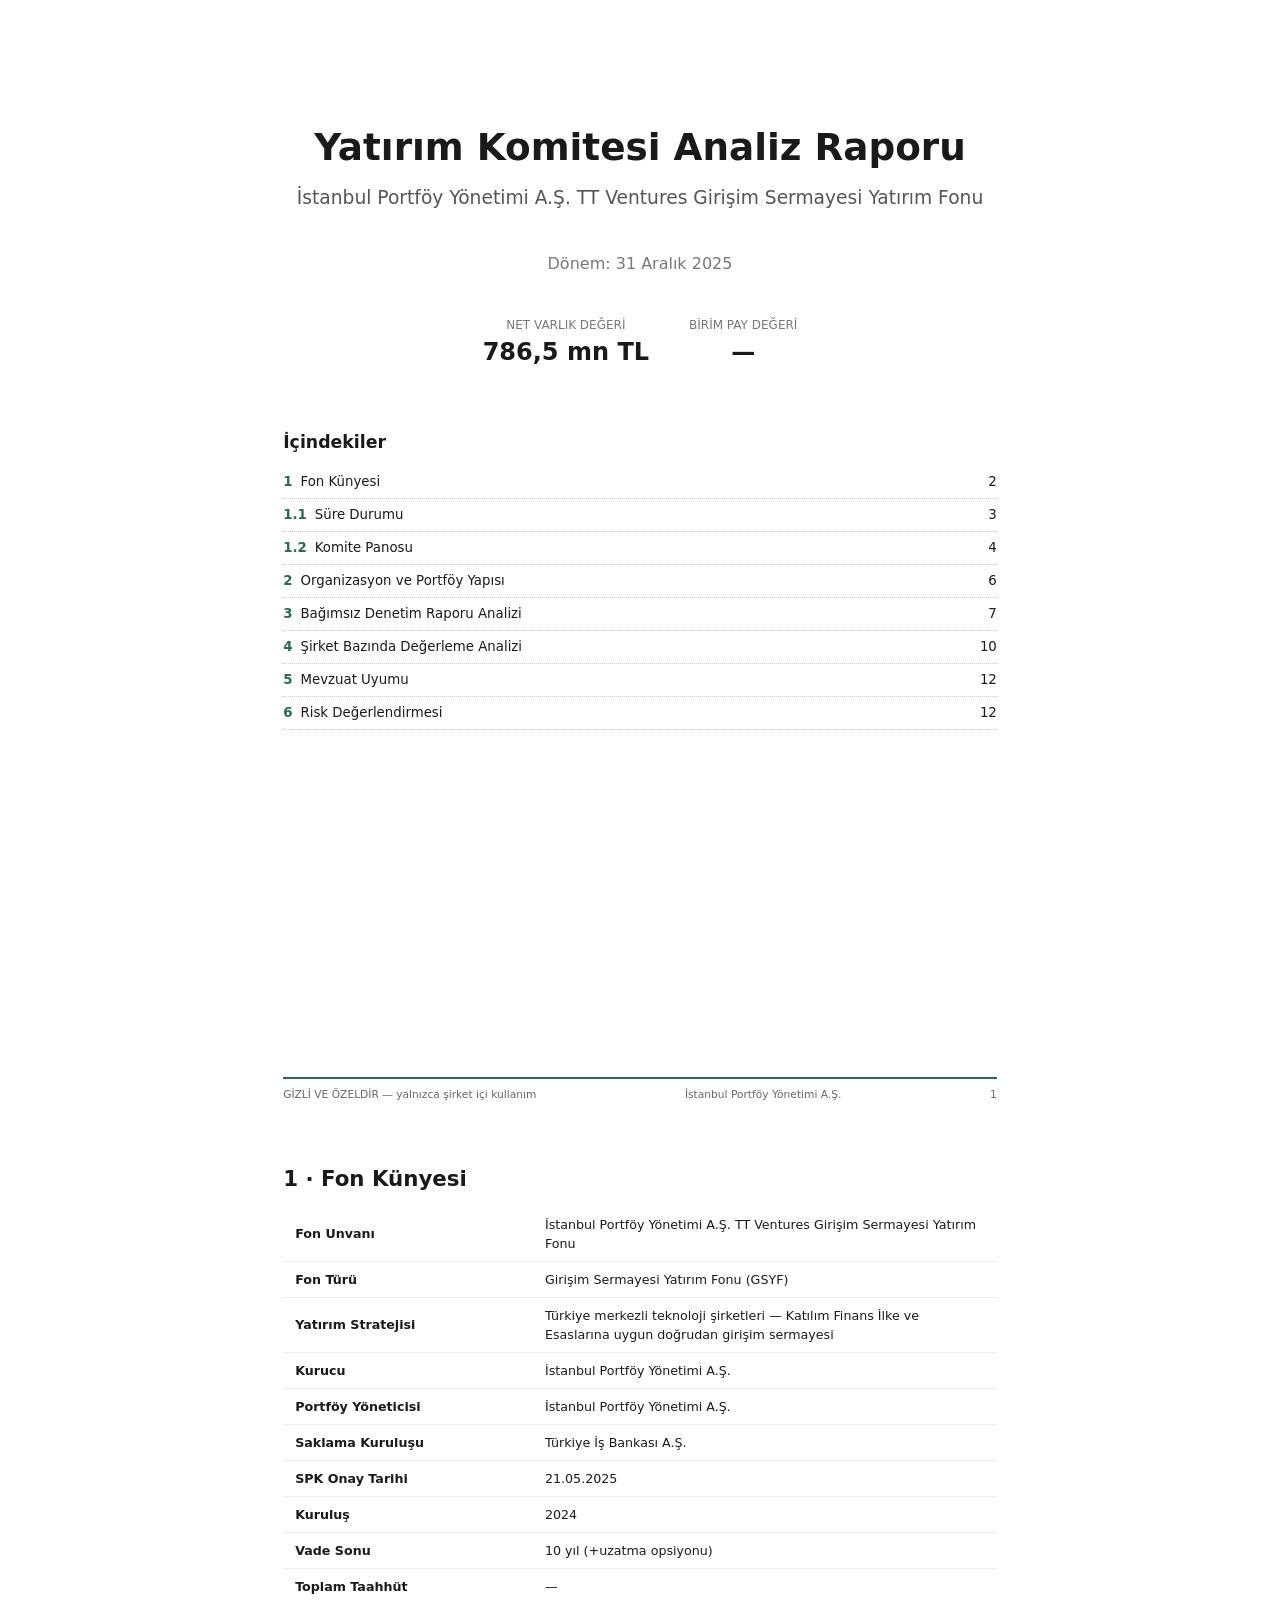
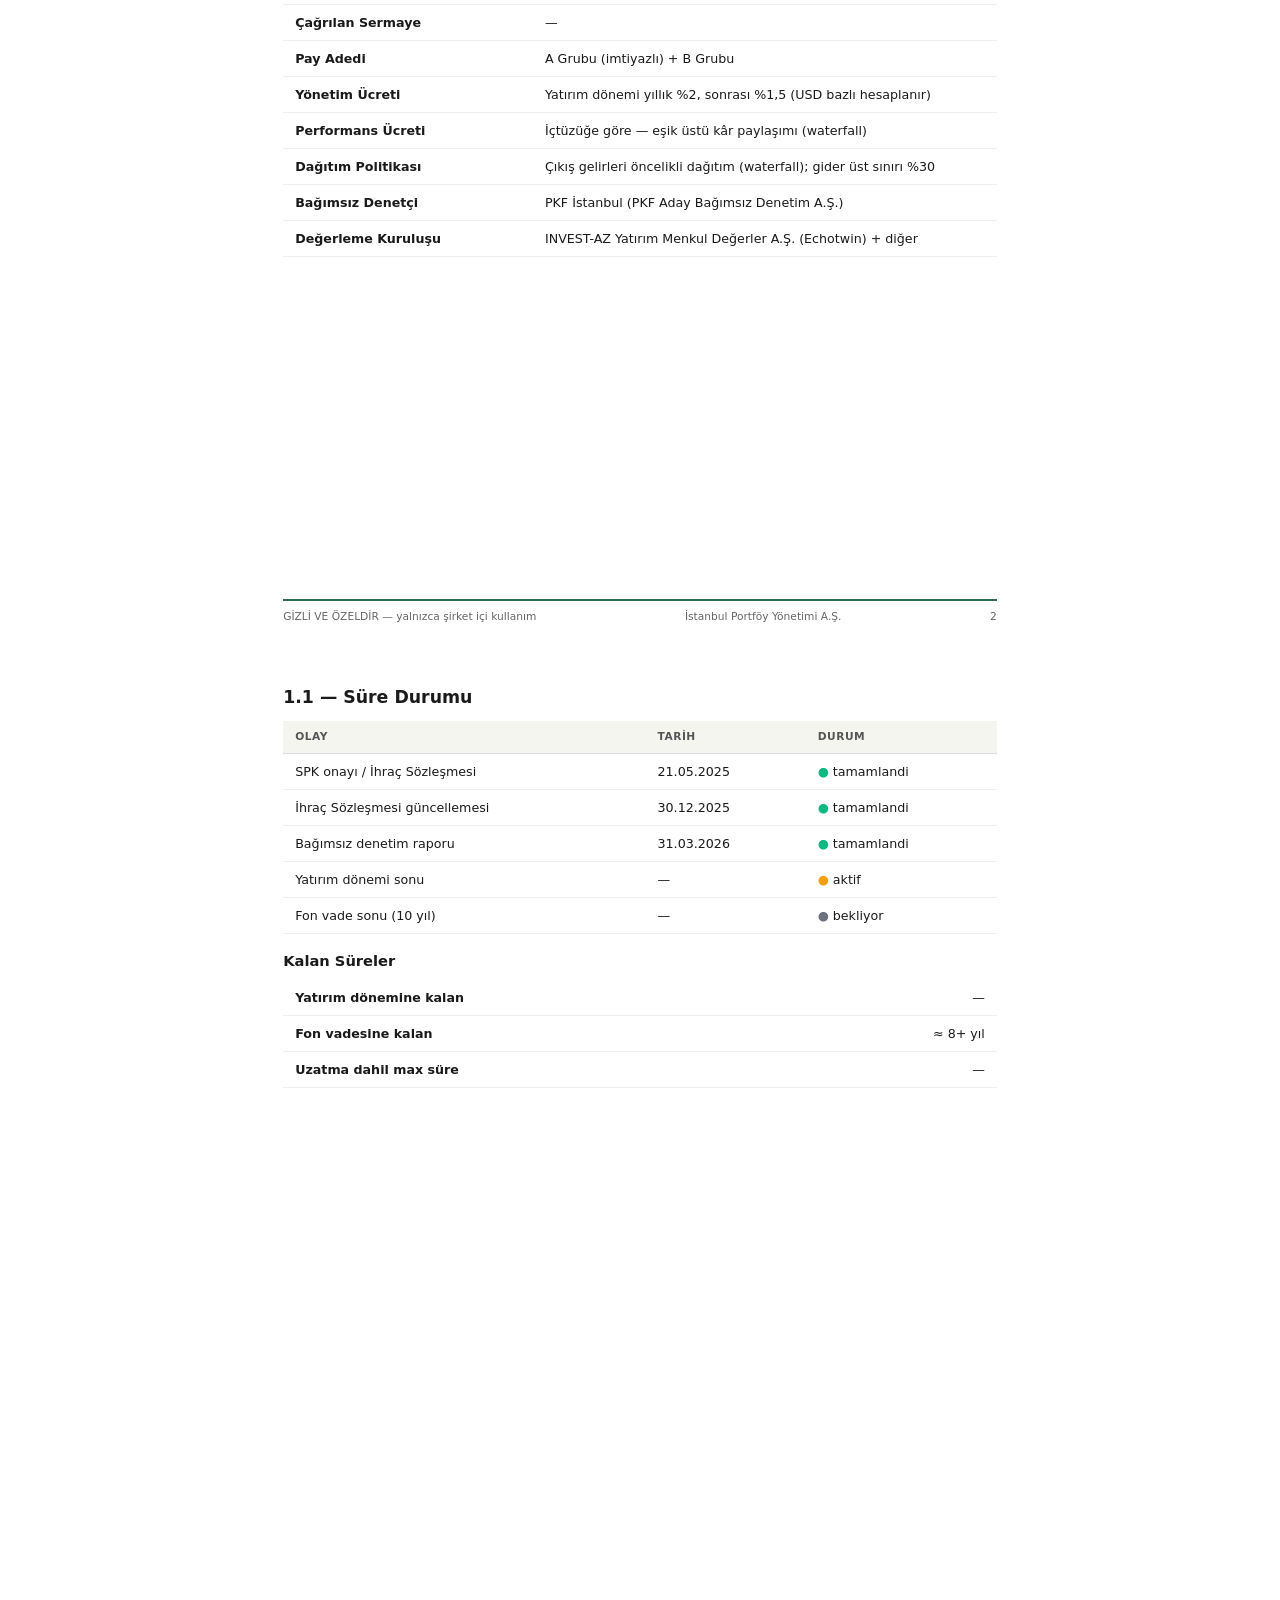
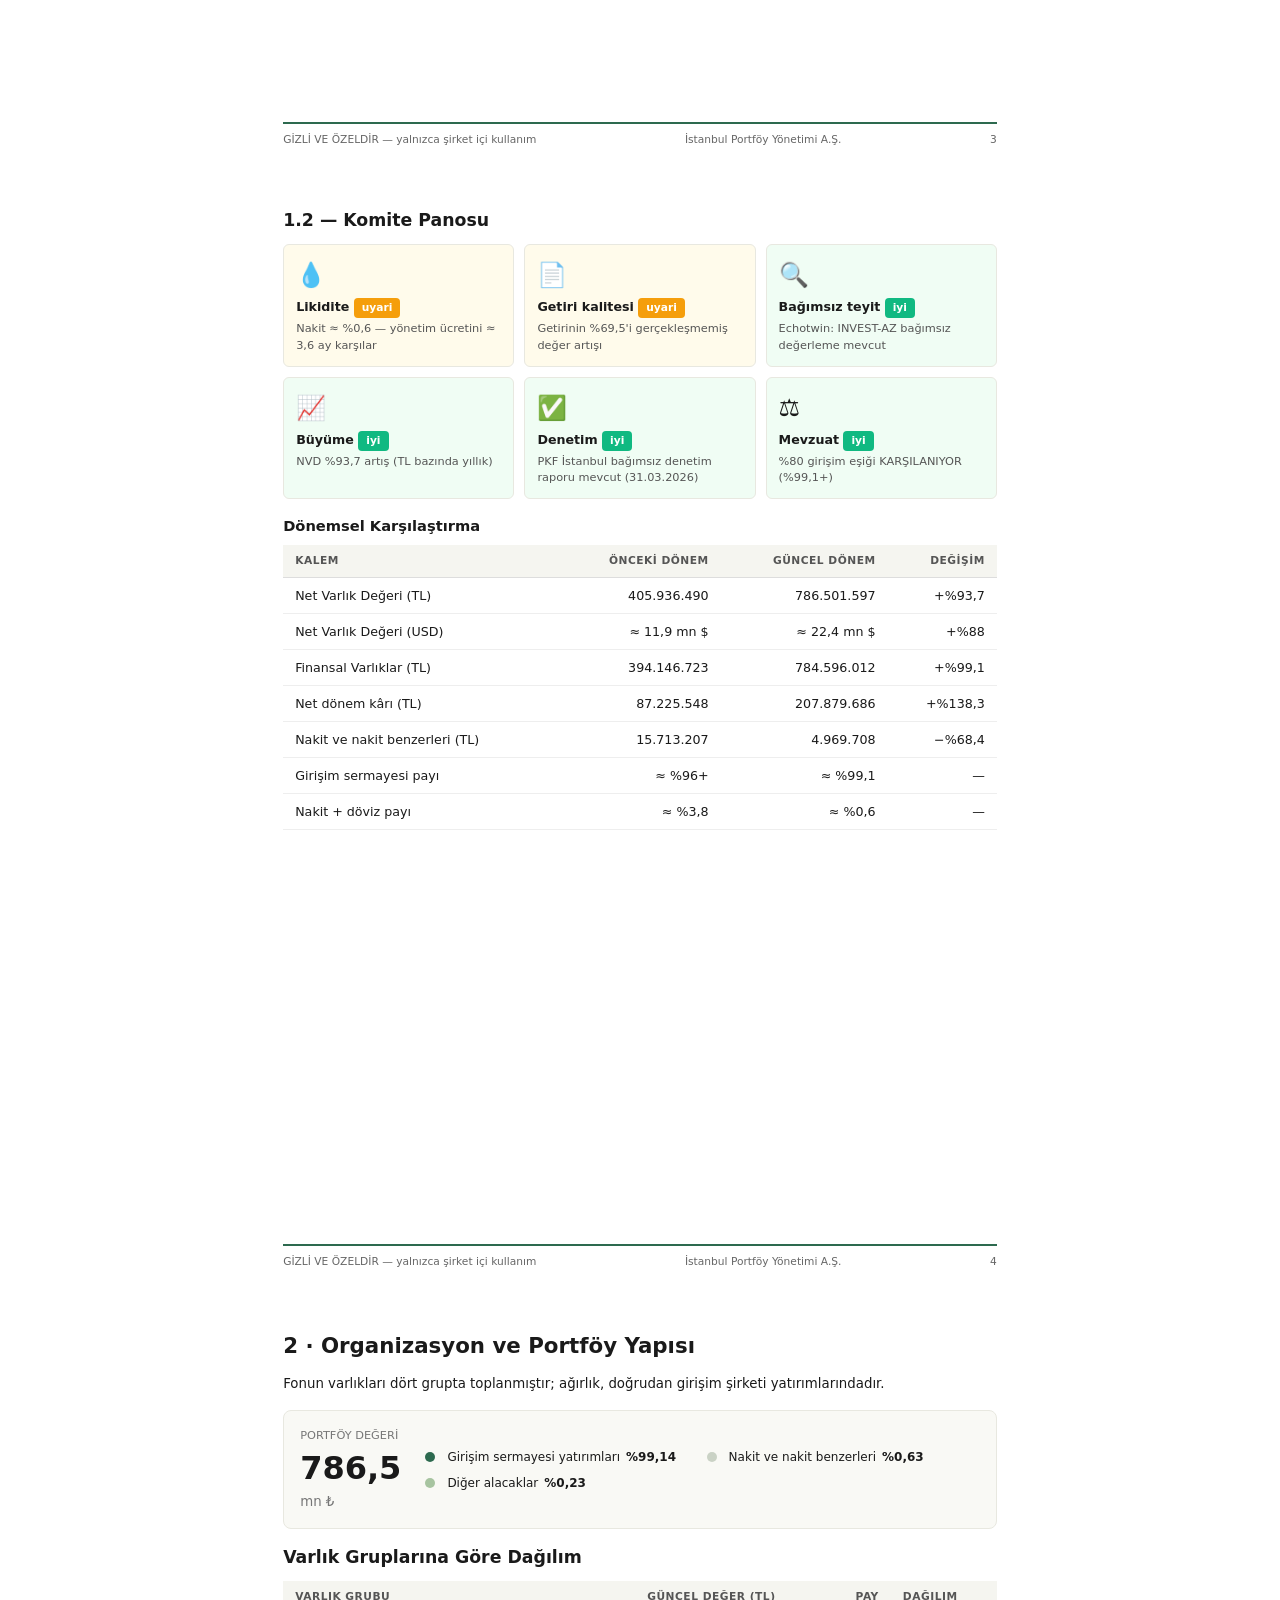
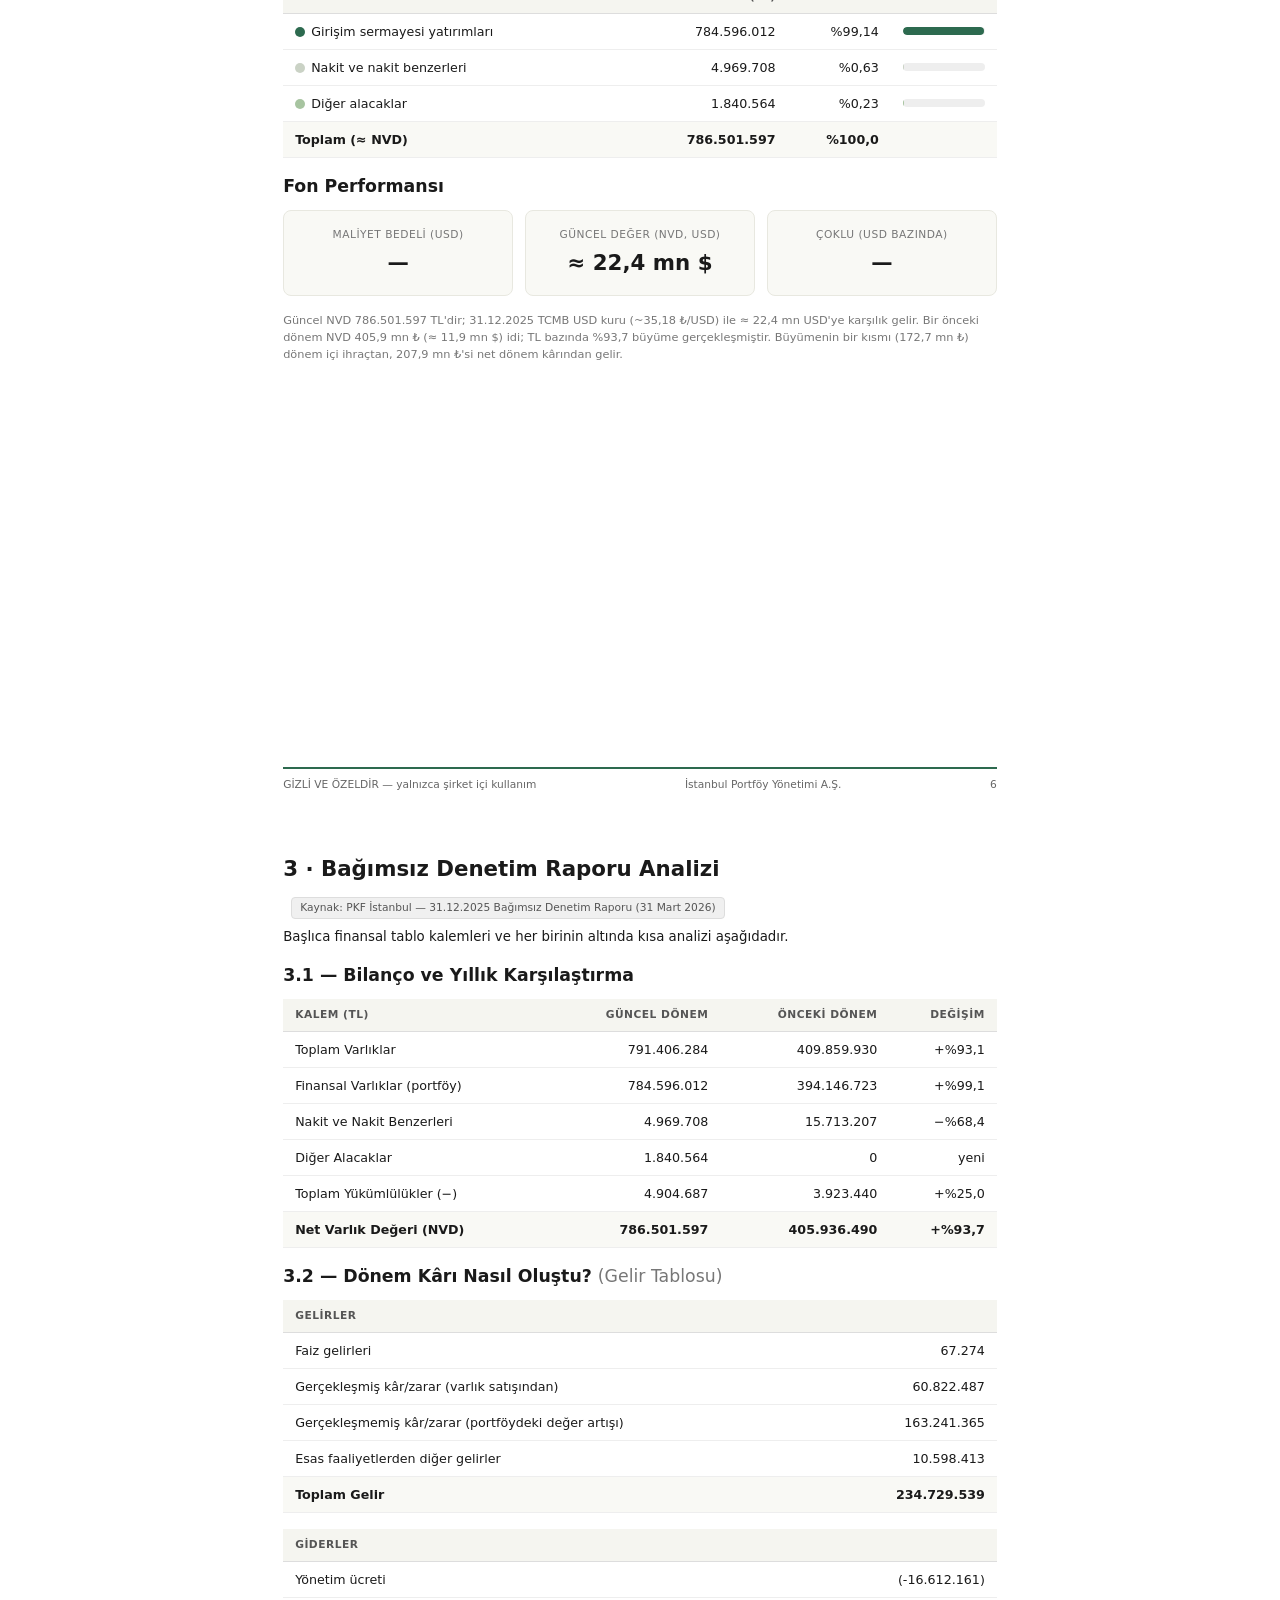
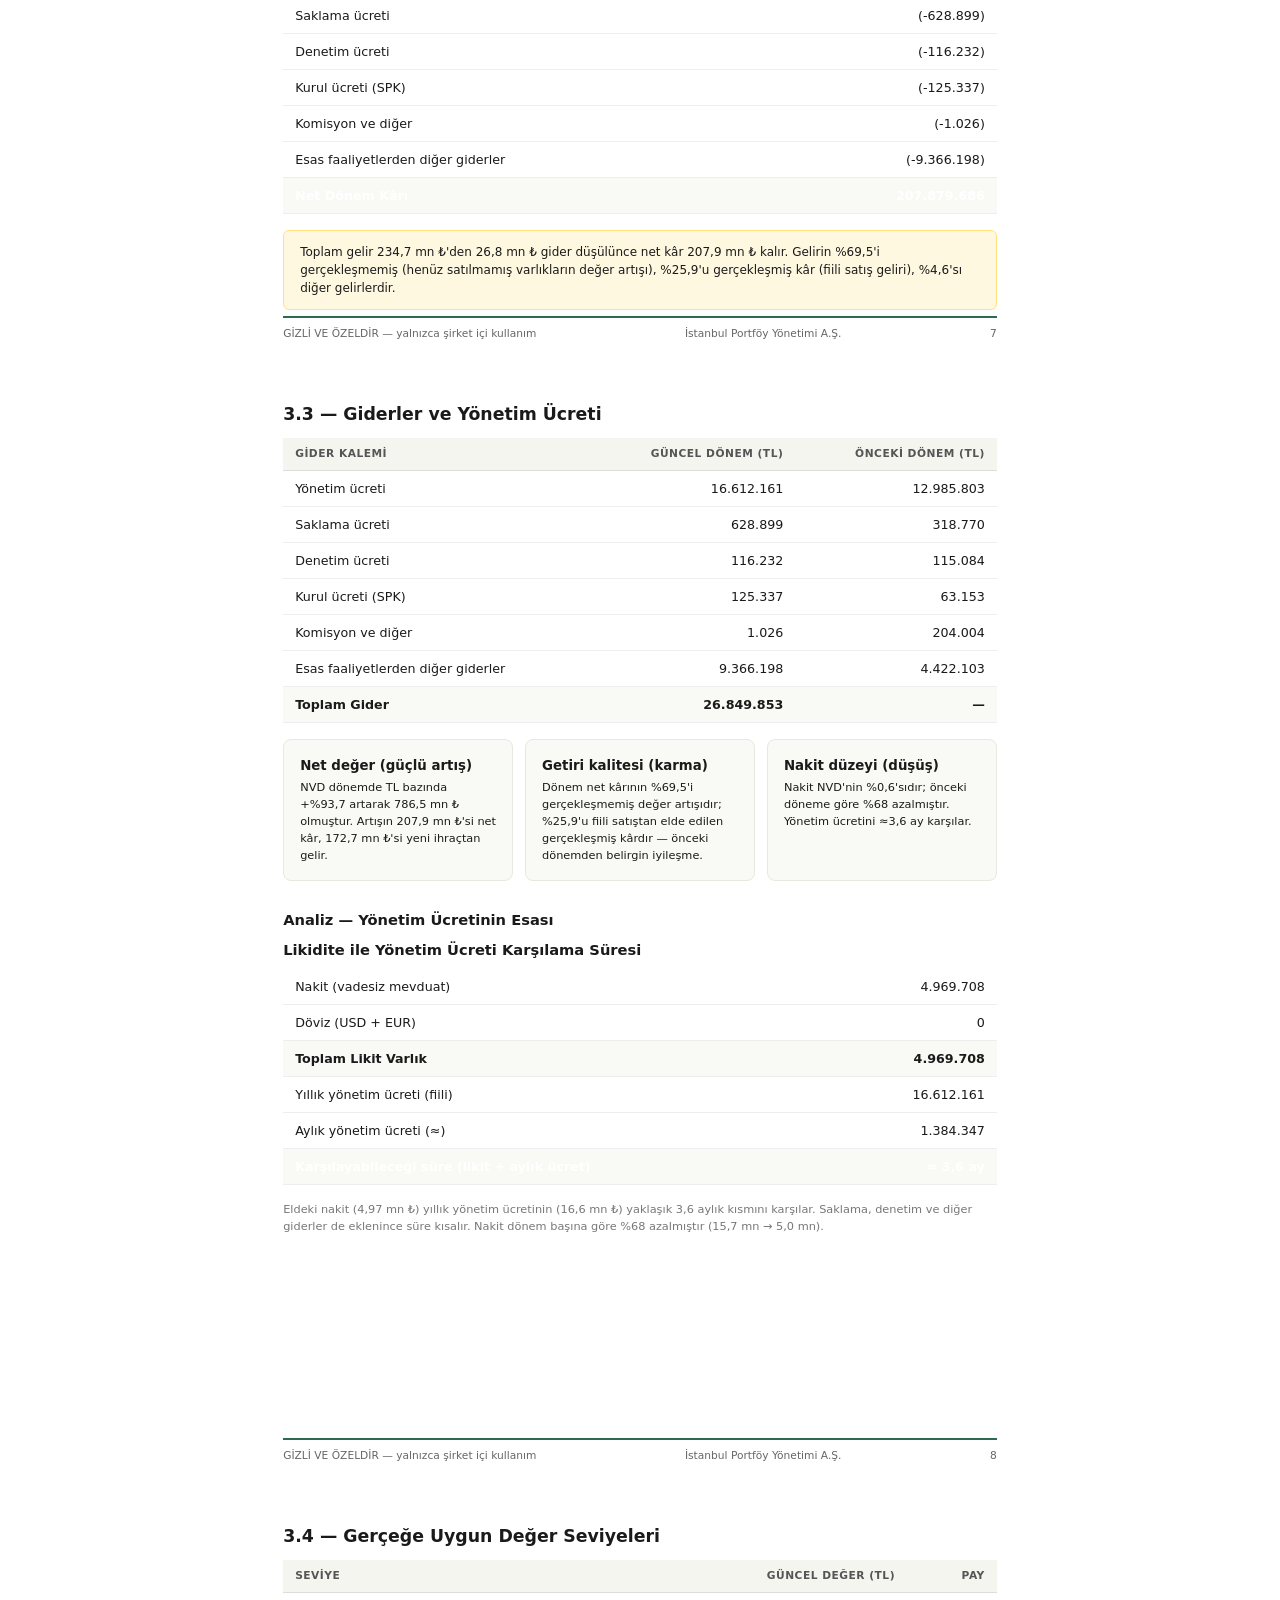
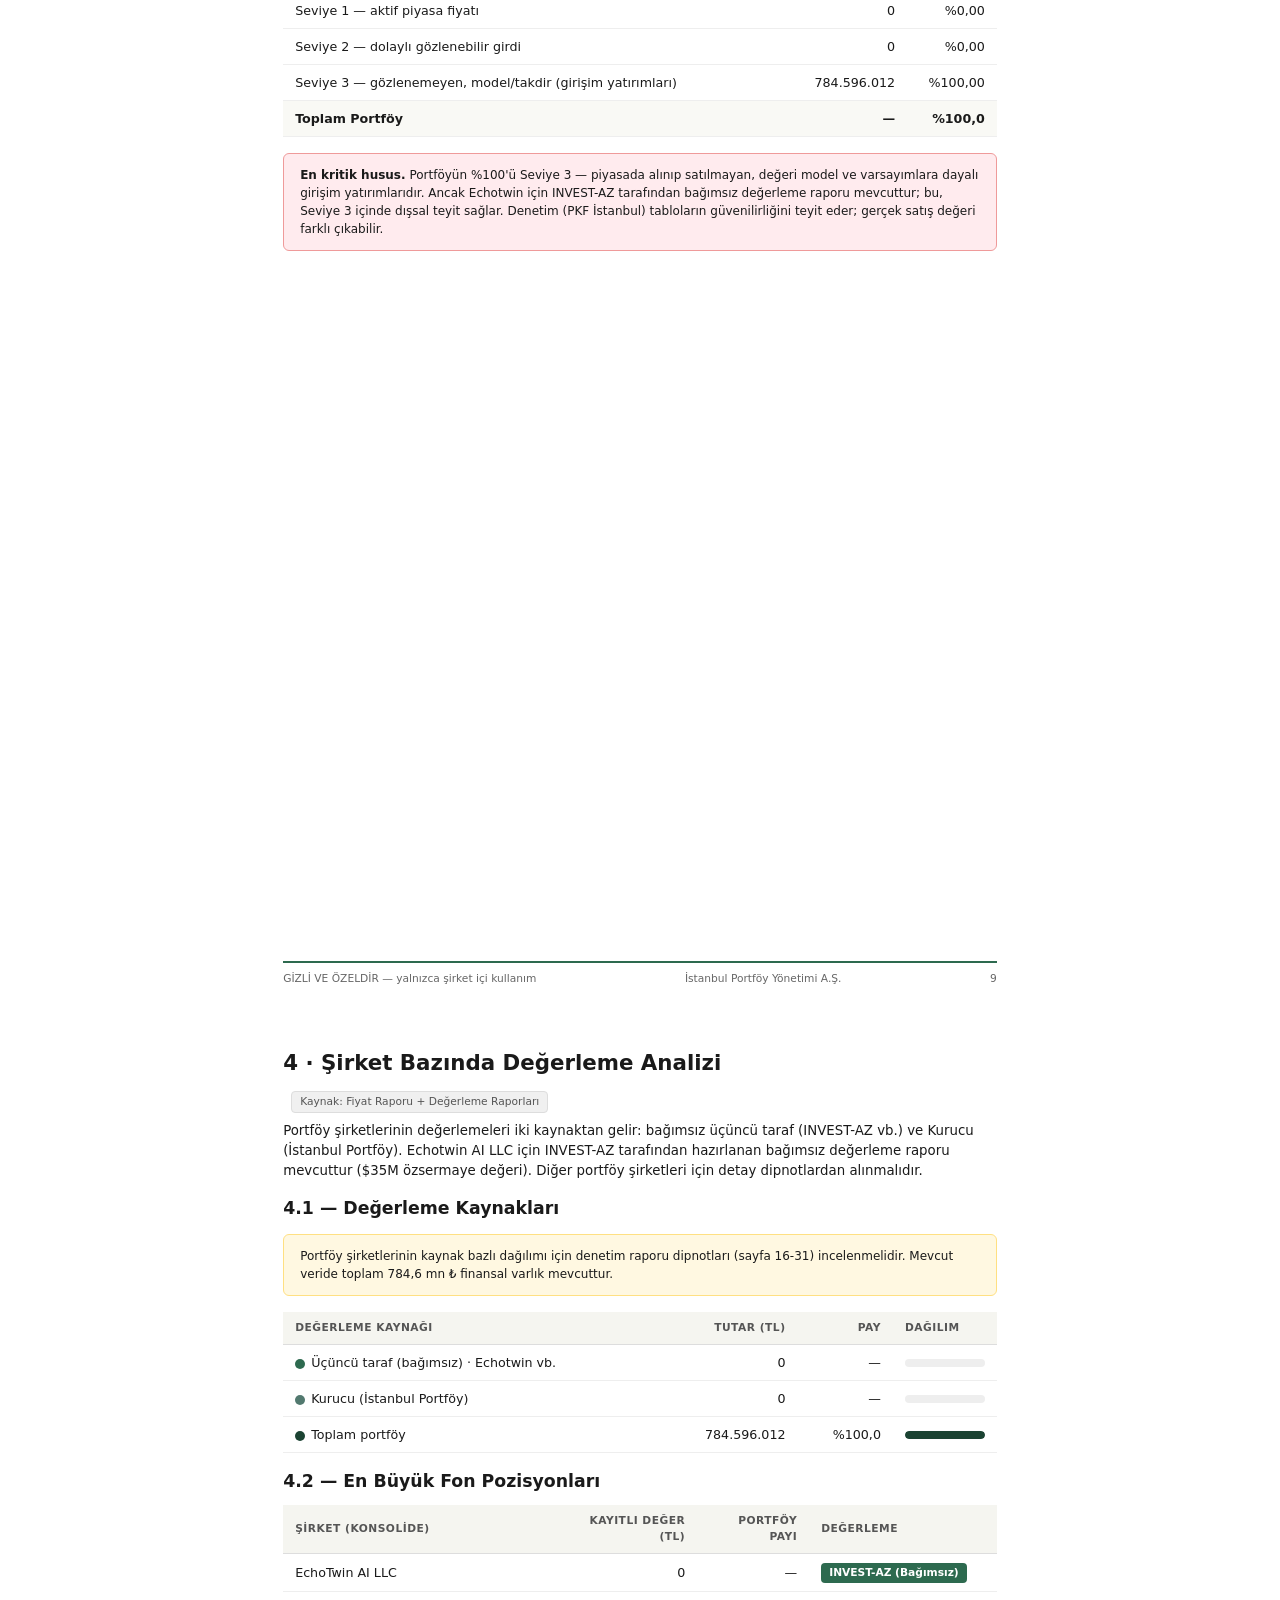
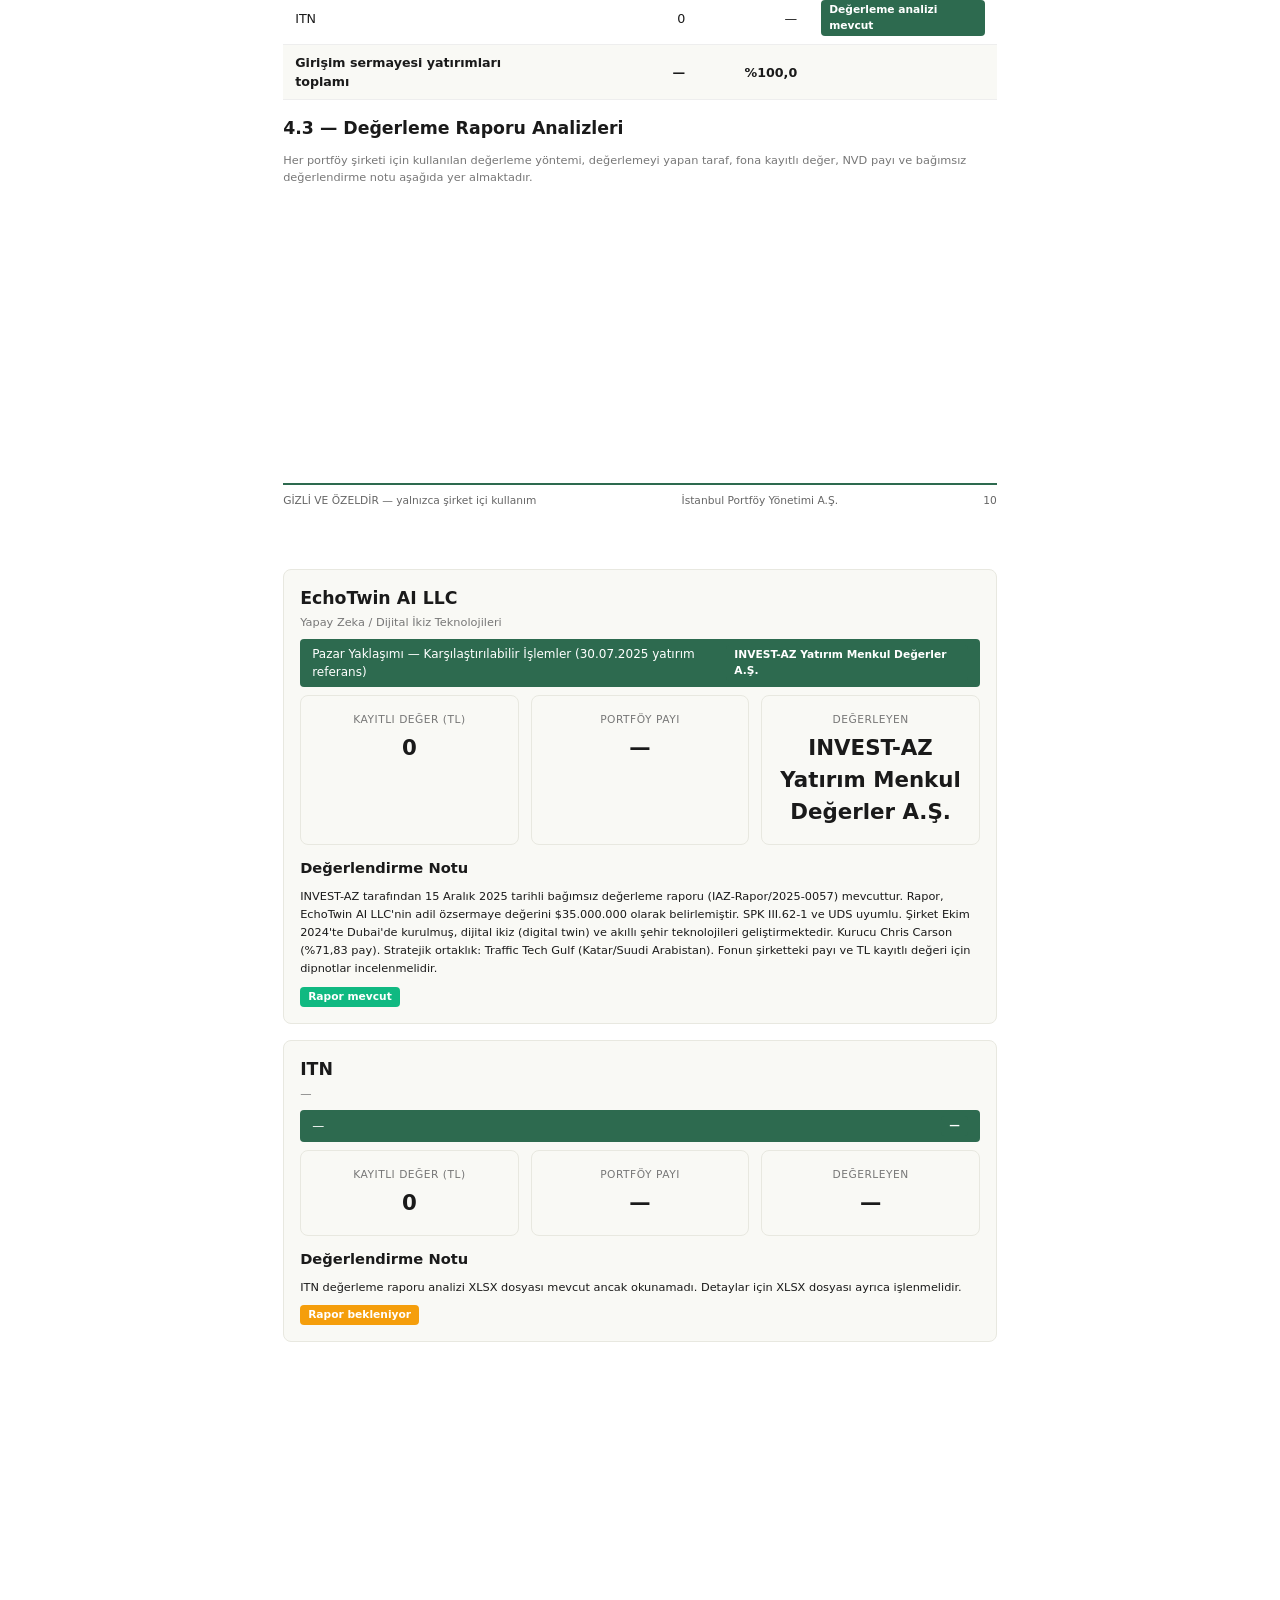
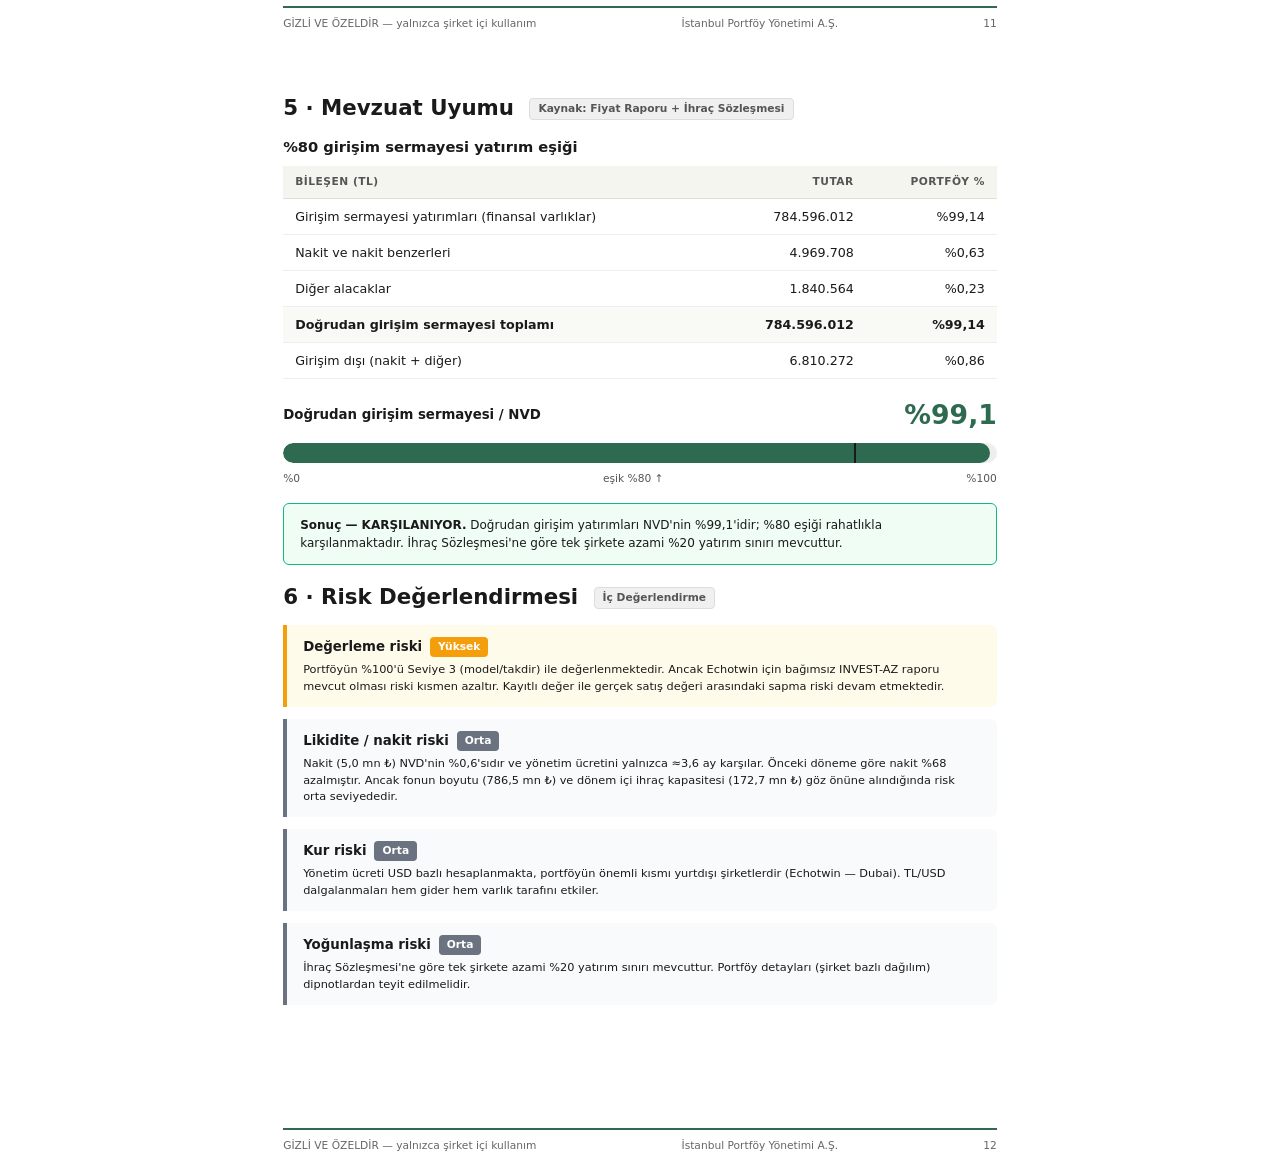
<file: templates/yatirim-komitesi/tt-ventures-output.html>
<!DOCTYPE html>
<html lang="tr">
<head>
<meta charset="UTF-8">
<meta name="viewport" content="width=device-width, initial-scale=1.0">
<title>Yatırım Komitesi Analiz Raporu</title>
<style>
  @page { size: A4; margin: 20mm 18mm 25mm 18mm; }
  * { margin: 0; padding: 0; box-sizing: border-box; }
  body { font-family: 'Segoe UI', system-ui, -apple-system, sans-serif; color: #1a1a1a; font-size: 10pt; line-height: 1.5; background: #fff; }

  .page { page-break-after: always; padding: 40px; max-width: 210mm; margin: 0 auto; position: relative; min-height: 297mm; }
  .page:last-child { page-break-after: avoid; }

  .footer { position: absolute; bottom: 20px; left: 40px; right: 40px; display: flex; justify-content: space-between; align-items: center; font-size: 8pt; color: #666; border-top: 2px solid #2d6a4f; padding-top: 8px; }

  h1 { font-size: 22pt; font-weight: 700; color: #1a1a1a; margin-bottom: 4px; }
  h2 { font-size: 16pt; font-weight: 700; color: #1a1a1a; margin-bottom: 12px; }
  h3 { font-size: 13pt; font-weight: 600; color: #1a1a1a; margin-bottom: 10px; }
  h4 { font-size: 11pt; font-weight: 600; color: #1a1a1a; margin-bottom: 8px; }

  .section-number { color: #1a1a1a; }
  .source-badge { display: inline-block; font-size: 8pt; background: #f0f0f0; border: 1px solid #ddd; border-radius: 4px; padding: 2px 8px; margin-left: 8px; color: #555; vertical-align: middle; }

  table { width: 100%; border-collapse: collapse; margin-bottom: 16px; }
  th { background: #f5f5f0; text-transform: uppercase; font-size: 8pt; font-weight: 600; letter-spacing: 0.5px; color: #555; text-align: left; padding: 8px 12px; border-bottom: 1px solid #ddd; }
  td { padding: 8px 12px; border-bottom: 1px solid #eee; font-size: 9.5pt; }
  tr.bold td { font-weight: 700; background: #f9f9f5; }

  .card { background: #f9f9f5; border: 1px solid #e8e8e0; border-radius: 8px; padding: 16px; margin-bottom: 12px; }
  .card-grid { display: grid; grid-template-columns: repeat(3, 1fr); gap: 12px; margin-bottom: 16px; }
  .card-grid-2 { display: grid; grid-template-columns: repeat(2, 1fr); gap: 12px; margin-bottom: 16px; }

  .metric-card { background: #f9f9f5; border: 1px solid #e8e8e0; border-radius: 8px; padding: 16px; text-align: center; }
  .metric-label { font-size: 8pt; text-transform: uppercase; letter-spacing: 0.5px; color: #777; margin-bottom: 4px; }
  .metric-value { font-size: 20pt; font-weight: 700; color: #1a1a1a; }

  .alert-card { border-left: 4px solid; padding: 12px 16px; margin-bottom: 10px; border-radius: 0 6px 6px 0; }
  .alert-kritik { border-left-color: #dc3545; background: #fff5f5; }
  .alert-uyari { border-left-color: #f59e0b; background: #fffbeb; }
  .alert-normal { border-left-color: #6b7280; background: #f9fafb; }
  .alert-iyi { border-left-color: #10b981; background: #f0fdf4; }
  .alert-en_yuksek { border-left-color: #dc3545; background: #fff5f5; }
  .alert-yuksek { border-left-color: #f59e0b; background: #fffbeb; }
  .alert-orta { border-left-color: #6b7280; background: #f9fafb; }
  .alert-dusuk { border-left-color: #10b981; background: #f0fdf4; }

  .badge { display: inline-block; font-size: 8pt; font-weight: 600; padding: 2px 8px; border-radius: 4px; }
  .badge-kritik, .badge-en_yuksek { background: #dc3545; color: #fff; }
  .badge-uyari, .badge-yuksek { background: #f59e0b; color: #fff; }
  .badge-normal, .badge-orta { background: #6b7280; color: #fff; }
  .badge-iyi, .badge-dusuk { background: #10b981; color: #fff; }
  .badge-kurucu { background: #2d6a4f; color: #fff; }
  .badge-bagimsiz { background: #1d4ed8; color: #fff; }
  .badge-bekleniyor { background: #f59e0b; color: #fff; }
  .badge-mevcut { background: #10b981; color: #fff; }

  .bar-container { width: 100%; height: 8px; background: #eee; border-radius: 4px; overflow: hidden; }
  .bar-fill { height: 100%; border-radius: 4px; }

  .progress-bar { width: 100%; height: 20px; background: #eee; border-radius: 10px; position: relative; overflow: hidden; margin: 8px 0; }
  .progress-fill { height: 100%; background: #2d6a4f; border-radius: 10px; }
  .progress-threshold { position: absolute; top: 0; bottom: 0; width: 2px; background: #1a1a1a; }
  .progress-label { font-size: 8pt; color: #555; }

  .callout { background: #fff8e1; border: 1px solid #ffe082; border-radius: 6px; padding: 12px 16px; margin: 12px 0; font-size: 9pt; }
  .callout-danger { background: #ffebee; border-color: #ef9a9a; }

  .toc-item { display: flex; justify-content: space-between; padding: 6px 0; border-bottom: 1px dotted #ccc; font-size: 10pt; }
  .toc-number { color: #2d6a4f; font-weight: 600; margin-right: 8px; }

  .findings-grid { display: grid; grid-template-columns: repeat(3, 1fr); gap: 10px; margin-bottom: 16px; }
  .finding-card { padding: 12px; border-radius: 6px; border: 1px solid #e8e8e0; }
  .finding-icon { font-size: 18pt; margin-bottom: 4px; }
  .finding-title { font-weight: 600; font-size: 9.5pt; margin-bottom: 2px; }
  .finding-desc { font-size: 8.5pt; color: #555; }

  .cover-header { text-align: center; padding-top: 80px; }
  .cover-title { font-size: 28pt; font-weight: 700; margin-bottom: 8px; }
  .cover-subtitle { font-size: 14pt; color: #555; margin-bottom: 40px; }
  .cover-metrics { display: flex; justify-content: center; gap: 40px; margin-top: 32px; }
  .cover-metric { text-align: center; }
  .cover-metric-label { font-size: 9pt; color: #777; text-transform: uppercase; }
  .cover-metric-value { font-size: 18pt; font-weight: 700; }

  .dot { display: inline-block; width: 10px; height: 10px; border-radius: 50%; margin-right: 6px; vertical-align: middle; }

  .status-tamamlandi { color: #10b981; }
  .status-aktif { color: #f59e0b; }
  .status-bekliyor { color: #6b7280; }

  .text-right { text-align: right; }
  .text-center { text-align: center; }
  .text-muted { color: #777; }
  .text-small { font-size: 8.5pt; }
  .mt-8 { margin-top: 8px; }
  .mt-16 { margin-top: 16px; }
  .mb-8 { margin-bottom: 8px; }
  .mb-16 { margin-bottom: 16px; }

  @media print {
    body { -webkit-print-color-adjust: exact; print-color-adjust: exact; }
    .page { padding: 0; min-height: auto; }
    .footer { position: running(footer); }
    @page { @bottom-center { content: element(footer); } }
  }
</style>
</head>
<body>

<!-- PAGE 1: COVER -->
<div class="page" id="cover">
  <div class="cover-header">
    <div class="cover-title">Yatırım Komitesi Analiz Raporu</div>
    <div class="cover-subtitle">İstanbul Portföy Yönetimi A.Ş. TT Ventures Girişim Sermayesi Yatırım Fonu</div>
    <div style="font-size: 12pt; color: #777; margin-bottom: 40px;">Dönem: 31 Aralık 2025</div>

    <div class="cover-metrics">
      <div class="cover-metric">
        <div class="cover-metric-label">Net Varlık Değeri</div>
        <div class="cover-metric-value">786,5 mn TL</div>
      </div>
      <div class="cover-metric">
        <div class="cover-metric-label">Birim Pay Değeri</div>
        <div class="cover-metric-value">—</div>
      </div>
    </div>
  </div>

  <div style="margin-top: 60px;">
    <h3>İçindekiler</h3>
    <div class="toc-item"><span><span class="toc-number">1</span>Fon Künyesi</span><span>2</span></div>
    <div class="toc-item"><span><span class="toc-number">1.1</span>Süre Durumu</span><span>3</span></div>
    <div class="toc-item"><span><span class="toc-number">1.2</span>Komite Panosu</span><span>4</span></div>
    <div class="toc-item"><span><span class="toc-number">2</span>Organizasyon ve Portföy Yapısı</span><span>6</span></div>
    <div class="toc-item"><span><span class="toc-number">3</span>Bağımsız Denetim Raporu Analizi</span><span>7</span></div>
    <div class="toc-item"><span><span class="toc-number">4</span>Şirket Bazında Değerleme Analizi</span><span>10</span></div>
    <div class="toc-item"><span><span class="toc-number">5</span>Mevzuat Uyumu</span><span>12</span></div>
    <div class="toc-item"><span><span class="toc-number">6</span>Risk Değerlendirmesi</span><span>12</span></div>
  </div>

  <div class="footer">
    <span>GİZLİ VE ÖZELDİR — yalnızca şirket içi kullanım</span>
    <span>İstanbul Portföy Yönetimi A.Ş.</span>
    <span>1</span>
  </div>
</div>

<!-- PAGE 2: FON KÜNYESİ -->
<div class="page">
  <h2><span class="section-number">1 ·</span> Fon Künyesi</h2>
  <table>
    <tr><td style="width:35%; font-weight:600;">Fon Unvanı</td><td>İstanbul Portföy Yönetimi A.Ş. TT Ventures Girişim Sermayesi Yatırım Fonu</td></tr>
    <tr><td style="font-weight:600;">Fon Türü</td><td>Girişim Sermayesi Yatırım Fonu (GSYF)</td></tr>
    <tr><td style="font-weight:600;">Yatırım Stratejisi</td><td>Türkiye merkezli teknoloji şirketleri — Katılım Finans İlke ve Esaslarına uygun doğrudan girişim sermayesi</td></tr>
    <tr><td style="font-weight:600;">Kurucu</td><td>İstanbul Portföy Yönetimi A.Ş.</td></tr>
    <tr><td style="font-weight:600;">Portföy Yöneticisi</td><td>İstanbul Portföy Yönetimi A.Ş.</td></tr>
    <tr><td style="font-weight:600;">Saklama Kuruluşu</td><td>Türkiye İş Bankası A.Ş.</td></tr>
    <tr><td style="font-weight:600;">SPK Onay Tarihi</td><td>21.05.2025</td></tr>
    <tr><td style="font-weight:600;">Kuruluş</td><td>2024</td></tr>
    <tr><td style="font-weight:600;">Vade Sonu</td><td>10 yıl (+uzatma opsiyonu)</td></tr>
    <tr><td style="font-weight:600;">Toplam Taahhüt</td><td>—</td></tr>
    <tr><td style="font-weight:600;">Çağrılan Sermaye</td><td>—</td></tr>
    <tr><td style="font-weight:600;">Pay Adedi</td><td>A Grubu (imtiyazlı) + B Grubu</td></tr>
    <tr><td style="font-weight:600;">Yönetim Ücreti</td><td>Yatırım dönemi yıllık %2, sonrası %1,5 (USD bazlı hesaplanır)</td></tr>
    <tr><td style="font-weight:600;">Performans Ücreti</td><td>İçtüzüğe göre — eşik üstü kâr paylaşımı (waterfall)</td></tr>
    <tr><td style="font-weight:600;">Dağıtım Politikası</td><td>Çıkış gelirleri öncelikli dağıtım (waterfall); gider üst sınırı %30</td></tr>
    <tr><td style="font-weight:600;">Bağımsız Denetçi</td><td>PKF İstanbul (PKF Aday Bağımsız Denetim A.Ş.)</td></tr>
    <tr><td style="font-weight:600;">Değerleme Kuruluşu</td><td>INVEST-AZ Yatırım Menkul Değerler A.Ş. (Echotwin) + diğer</td></tr>
  </table>
  <div class="footer">
    <span>GİZLİ VE ÖZELDİR — yalnızca şirket içi kullanım</span>
    <span>İstanbul Portföy Yönetimi A.Ş.</span>
    <span>2</span>
  </div>
</div>

<!-- PAGE 3: SÜRE DURUMU -->
<div class="page">
  <h3>1.1 — Süre Durumu</h3>
  <table>
    <thead><tr><th>Olay</th><th>Tarih</th><th>Durum</th></tr></thead>
    <tbody>
    
    <tr>
      <td>SPK onayı / İhraç Sözleşmesi</td>
      <td>21.05.2025</td>
      <td><span class="status-tamamlandi">●</span> tamamlandi</td>
    </tr>
    
    <tr>
      <td>İhraç Sözleşmesi güncellemesi</td>
      <td>30.12.2025</td>
      <td><span class="status-tamamlandi">●</span> tamamlandi</td>
    </tr>
    
    <tr>
      <td>Bağımsız denetim raporu</td>
      <td>31.03.2026</td>
      <td><span class="status-tamamlandi">●</span> tamamlandi</td>
    </tr>
    
    <tr>
      <td>Yatırım dönemi sonu</td>
      <td>—</td>
      <td><span class="status-aktif">●</span> aktif</td>
    </tr>
    
    <tr>
      <td>Fon vade sonu (10 yıl)</td>
      <td>—</td>
      <td><span class="status-bekliyor">●</span> bekliyor</td>
    </tr>
    
    </tbody>
  </table>

  <h4 class="mt-16">Kalan Süreler</h4>
  <table>
    
    <tr><td style="font-weight:600;">Yatırım dönemine kalan</td><td class="text-right">—</td></tr>
    
    <tr><td style="font-weight:600;">Fon vadesine kalan</td><td class="text-right">≈ 8+ yıl</td></tr>
    
    <tr><td style="font-weight:600;">Uzatma dahil max süre</td><td class="text-right">—</td></tr>
    
  </table>
  <div class="footer">
    <span>GİZLİ VE ÖZELDİR — yalnızca şirket içi kullanım</span>
    <span>İstanbul Portföy Yönetimi A.Ş.</span>
    <span>3</span>
  </div>
</div>

<!-- PAGE 4-5: KOMİTE PANOSU -->
<div class="page">
  <h3>1.2 — Komite Panosu</h3>

  <div class="findings-grid">
    
    <div class="finding-card alert-uyari">
      <div class="finding-icon">💧</div>
      <div class="finding-title">Likidite <span class="badge badge-uyari">uyari</span></div>
      <div class="finding-desc">Nakit ≈ %0,6 — yönetim ücretini ≈ 3,6 ay karşılar</div>
    </div>
    
    <div class="finding-card alert-uyari">
      <div class="finding-icon">📄</div>
      <div class="finding-title">Getiri kalitesi <span class="badge badge-uyari">uyari</span></div>
      <div class="finding-desc">Getirinin %69,5'i gerçekleşmemiş değer artışı</div>
    </div>
    
    <div class="finding-card alert-iyi">
      <div class="finding-icon">🔍</div>
      <div class="finding-title">Bağımsız teyit <span class="badge badge-iyi">iyi</span></div>
      <div class="finding-desc">Echotwin: INVEST-AZ bağımsız değerleme mevcut</div>
    </div>
    
    <div class="finding-card alert-iyi">
      <div class="finding-icon">📈</div>
      <div class="finding-title">Büyüme <span class="badge badge-iyi">iyi</span></div>
      <div class="finding-desc">NVD %93,7 artış (TL bazında yıllık)</div>
    </div>
    
    <div class="finding-card alert-iyi">
      <div class="finding-icon">✅</div>
      <div class="finding-title">Denetim <span class="badge badge-iyi">iyi</span></div>
      <div class="finding-desc">PKF İstanbul bağımsız denetim raporu mevcut (31.03.2026)</div>
    </div>
    
    <div class="finding-card alert-iyi">
      <div class="finding-icon">⚖️</div>
      <div class="finding-title">Mevzuat <span class="badge badge-iyi">iyi</span></div>
      <div class="finding-desc">%80 girişim eşiği KARŞILANIYOR (%99,1+)</div>
    </div>
    
  </div>

  <h4 class="mt-16">Dönemsel Karşılaştırma</h4>
  <table>
    <thead><tr><th>Kalem</th><th class="text-right">Önceki Dönem</th><th class="text-right">Güncel Dönem</th><th class="text-right">Değişim</th></tr></thead>
    <tbody>
    
    <tr>
      <td>Net Varlık Değeri (TL)</td>
      <td class="text-right">405.936.490</td>
      <td class="text-right">786.501.597</td>
      <td class="text-right">+%93,7</td>
    </tr>
    
    <tr>
      <td>Net Varlık Değeri (USD)</td>
      <td class="text-right">≈ 11,9 mn $</td>
      <td class="text-right">≈ 22,4 mn $</td>
      <td class="text-right">+%88</td>
    </tr>
    
    <tr>
      <td>Finansal Varlıklar (TL)</td>
      <td class="text-right">394.146.723</td>
      <td class="text-right">784.596.012</td>
      <td class="text-right">+%99,1</td>
    </tr>
    
    <tr>
      <td>Net dönem kârı (TL)</td>
      <td class="text-right">87.225.548</td>
      <td class="text-right">207.879.686</td>
      <td class="text-right">+%138,3</td>
    </tr>
    
    <tr>
      <td>Nakit ve nakit benzerleri (TL)</td>
      <td class="text-right">15.713.207</td>
      <td class="text-right">4.969.708</td>
      <td class="text-right">−%68,4</td>
    </tr>
    
    <tr>
      <td>Girişim sermayesi payı</td>
      <td class="text-right">≈ %96+</td>
      <td class="text-right">≈ %99,1</td>
      <td class="text-right">—</td>
    </tr>
    
    <tr>
      <td>Nakit + döviz payı</td>
      <td class="text-right">≈ %3,8</td>
      <td class="text-right">≈ %0,6</td>
      <td class="text-right">—</td>
    </tr>
    
    </tbody>
  </table>
  <div class="footer">
    <span>GİZLİ VE ÖZELDİR — yalnızca şirket içi kullanım</span>
    <span>İstanbul Portföy Yönetimi A.Ş.</span>
    <span>4</span>
  </div>
</div>

<!-- PAGE 6: ORGANİZASYON VE PORTFÖY YAPISI -->
<div class="page">
  <h2><span class="section-number">2 ·</span> Organizasyon ve Portföy Yapısı</h2>
  <p class="mb-16">Fonun varlıkları dört grupta toplanmıştır; ağırlık, doğrudan girişim şirketi yatırımlarındadır.</p>

  <div class="card mb-16">
    <div style="display:flex; align-items:center; gap:24px; flex-wrap:wrap;">
      <div>
        <div class="text-muted text-small">PORTFÖY DEĞERİ</div>
        <div style="font-size:24pt; font-weight:700;">786,5</div>
        <div class="text-muted">mn ₺</div>
      </div>
      <div style="flex:1; display:grid; grid-template-columns:repeat(2, 1fr); gap:8px;">
        
        <div style="display:flex; align-items:center; gap:6px; font-size:9pt;">
          <span class="dot" style="background:#2d6a4f;"></span>
          Girişim sermayesi yatırımları <strong>%99,14</strong>
        </div>
        
        <div style="display:flex; align-items:center; gap:6px; font-size:9pt;">
          <span class="dot" style="background:#cad2c5;"></span>
          Nakit ve nakit benzerleri <strong>%0,63</strong>
        </div>
        
        <div style="display:flex; align-items:center; gap:6px; font-size:9pt;">
          <span class="dot" style="background:#a7c4a0;"></span>
          Diğer alacaklar <strong>%0,23</strong>
        </div>
        
      </div>
    </div>
  </div>

  <h3>Varlık Gruplarına Göre Dağılım</h3>
  <table>
    <thead><tr><th>Varlık Grubu</th><th class="text-right">Güncel Değer (TL)</th><th class="text-right">Pay</th><th>Dağılım</th></tr></thead>
    <tbody>
    
    <tr>
      <td><span class="dot" style="background:#2d6a4f;"></span>Girişim sermayesi yatırımları</td>
      <td class="text-right">784.596.012</td>
      <td class="text-right">%99,14</td>
      <td><div class="bar-container"><div class="bar-fill" style="width:99.14%; background:#2d6a4f;"></div></div></td>
    </tr>
    
    <tr>
      <td><span class="dot" style="background:#cad2c5;"></span>Nakit ve nakit benzerleri</td>
      <td class="text-right">4.969.708</td>
      <td class="text-right">%0,63</td>
      <td><div class="bar-container"><div class="bar-fill" style="width:0.63%; background:#cad2c5;"></div></div></td>
    </tr>
    
    <tr>
      <td><span class="dot" style="background:#a7c4a0;"></span>Diğer alacaklar</td>
      <td class="text-right">1.840.564</td>
      <td class="text-right">%0,23</td>
      <td><div class="bar-container"><div class="bar-fill" style="width:0.23%; background:#a7c4a0;"></div></div></td>
    </tr>
    
    <tr class="bold">
      <td>Toplam (≈ NVD)</td>
      <td class="text-right">786.501.597</td>
      <td class="text-right">%100,0</td>
      <td></td>
    </tr>
    </tbody>
  </table>

  <h3>Fon Performansı</h3>
  <div class="card-grid">
    <div class="metric-card">
      <div class="metric-label">Maliyet Bedeli (USD)</div>
      <div class="metric-value" style="font-size:16pt;">—</div>
    </div>
    <div class="metric-card">
      <div class="metric-label">Güncel Değer (NVD, USD)</div>
      <div class="metric-value" style="font-size:16pt;">≈ 22,4 mn $</div>
    </div>
    <div class="metric-card">
      <div class="metric-label">Çoklu (USD Bazında)</div>
      <div class="metric-value" style="font-size:16pt;">—</div>
    </div>
  </div>
  <p class="text-small text-muted">Güncel NVD 786.501.597 TL'dir; 31.12.2025 TCMB USD kuru (~35,18 ₺/USD) ile ≈ 22,4 mn USD'ye karşılık gelir. Bir önceki dönem NVD 405,9 mn ₺ (≈ 11,9 mn $) idi; TL bazında %93,7 büyüme gerçekleşmiştir. Büyümenin bir kısmı (172,7 mn ₺) dönem içi ihraçtan, 207,9 mn ₺'si net dönem kârından gelir.</p>

  <div class="footer">
    <span>GİZLİ VE ÖZELDİR — yalnızca şirket içi kullanım</span>
    <span>İstanbul Portföy Yönetimi A.Ş.</span>
    <span>6</span>
  </div>
</div>

<!-- PAGE 7: BAĞIMSIZ DENETİM RAPORU ANALİZİ -->
<div class="page">
  <h2><span class="section-number">3 ·</span> Bağımsız Denetim Raporu Analizi</h2>
  <span class="source-badge">Kaynak: PKF İstanbul — 31.12.2025 Bağımsız Denetim Raporu (31 Mart 2026)</span>
  <p class="mt-8 mb-16">Başlıca finansal tablo kalemleri ve her birinin altında kısa analizi aşağıdadır.</p>

  <h3>3.1 — Bilanço ve Yıllık Karşılaştırma</h3>
  <table>
    <thead><tr><th>Kalem (TL)</th><th class="text-right">Güncel Dönem</th><th class="text-right">Önceki Dönem</th><th class="text-right">Değişim</th></tr></thead>
    <tbody>
    
    <tr class="">
      <td>Toplam Varlıklar</td>
      <td class="text-right">791.406.284</td>
      <td class="text-right">409.859.930</td>
      <td class="text-right">+%93,1</td>
    </tr>
    
    <tr class="">
      <td>Finansal Varlıklar (portföy)</td>
      <td class="text-right">784.596.012</td>
      <td class="text-right">394.146.723</td>
      <td class="text-right">+%99,1</td>
    </tr>
    
    <tr class="">
      <td>Nakit ve Nakit Benzerleri</td>
      <td class="text-right">4.969.708</td>
      <td class="text-right">15.713.207</td>
      <td class="text-right">−%68,4</td>
    </tr>
    
    <tr class="">
      <td>Diğer Alacaklar</td>
      <td class="text-right">1.840.564</td>
      <td class="text-right">0</td>
      <td class="text-right">yeni</td>
    </tr>
    
    <tr class="">
      <td>Toplam Yükümlülükler (−)</td>
      <td class="text-right">4.904.687</td>
      <td class="text-right">3.923.440</td>
      <td class="text-right">+%25,0</td>
    </tr>
    
    <tr class="bold">
      <td>Net Varlık Değeri (NVD)</td>
      <td class="text-right">786.501.597</td>
      <td class="text-right">405.936.490</td>
      <td class="text-right">+%93,7</td>
    </tr>
    
    </tbody>
  </table>

  <h3>3.2 — Dönem Kârı Nasıl Oluştu? <span class="text-muted" style="font-weight:400;">(Gelir Tablosu)</span></h3>
  <table>
    <thead><tr><th colspan="2">Gelirler</th></tr></thead>
    <tbody>
    
    <tr><td>Faiz gelirleri</td><td class="text-right">67.274</td></tr>
    
    <tr><td>Gerçekleşmiş kâr/zarar (varlık satışından)</td><td class="text-right">60.822.487</td></tr>
    
    <tr><td>Gerçekleşmemiş kâr/zarar (portföydeki değer artışı)</td><td class="text-right">163.241.365</td></tr>
    
    <tr><td>Esas faaliyetlerden diğer gelirler</td><td class="text-right">10.598.413</td></tr>
    
    <tr class="bold"><td>Toplam Gelir</td><td class="text-right">234.729.539</td></tr>
    </tbody>
  </table>
  <table>
    <thead><tr><th colspan="2">Giderler</th></tr></thead>
    <tbody>
    
    <tr><td>Yönetim ücreti</td><td class="text-right">(-16.612.161)</td></tr>
    
    <tr><td>Saklama ücreti</td><td class="text-right">(-628.899)</td></tr>
    
    <tr><td>Denetim ücreti</td><td class="text-right">(-116.232)</td></tr>
    
    <tr><td>Kurul ücreti (SPK)</td><td class="text-right">(-125.337)</td></tr>
    
    <tr><td>Komisyon ve diğer</td><td class="text-right">(-1.026)</td></tr>
    
    <tr><td>Esas faaliyetlerden diğer giderler</td><td class="text-right">(-9.366.198)</td></tr>
    
    <tr class="bold" style="background:#2d6a4f; color:#fff;"><td>Net Dönem Kârı</td><td class="text-right">207.879.686</td></tr>
    </tbody>
  </table>
  <div class="callout">Toplam gelir 234,7 mn ₺'den 26,8 mn ₺ gider düşülünce net kâr 207,9 mn ₺ kalır. Gelirin %69,5'i gerçekleşmemiş (henüz satılmamış varlıkların değer artışı), %25,9'u gerçekleşmiş kâr (fiili satış geliri), %4,6'sı diğer gelirlerdir.</div>

  <div class="footer">
    <span>GİZLİ VE ÖZELDİR — yalnızca şirket içi kullanım</span>
    <span>İstanbul Portföy Yönetimi A.Ş.</span>
    <span>7</span>
  </div>
</div>

<!-- PAGE 8: GİDERLER VE YÖNETİM ÜCRETİ -->
<div class="page">
  <h3>3.3 — Giderler ve Yönetim Ücreti</h3>
  <table>
    <thead><tr><th>Gider Kalemi</th><th class="text-right">Güncel Dönem (TL)</th><th class="text-right">Önceki Dönem (TL)</th></tr></thead>
    <tbody>
    
    <tr>
      <td>Yönetim ücreti</td>
      <td class="text-right">16.612.161</td>
      <td class="text-right">12.985.803</td>
    </tr>
    
    <tr>
      <td>Saklama ücreti</td>
      <td class="text-right">628.899</td>
      <td class="text-right">318.770</td>
    </tr>
    
    <tr>
      <td>Denetim ücreti</td>
      <td class="text-right">116.232</td>
      <td class="text-right">115.084</td>
    </tr>
    
    <tr>
      <td>Kurul ücreti (SPK)</td>
      <td class="text-right">125.337</td>
      <td class="text-right">63.153</td>
    </tr>
    
    <tr>
      <td>Komisyon ve diğer</td>
      <td class="text-right">1.026</td>
      <td class="text-right">204.004</td>
    </tr>
    
    <tr>
      <td>Esas faaliyetlerden diğer giderler</td>
      <td class="text-right">9.366.198</td>
      <td class="text-right">4.422.103</td>
    </tr>
    
    <tr class="bold"><td>Toplam Gider</td><td class="text-right">26.849.853</td><td class="text-right">—</td></tr>
    </tbody>
  </table>

  <div class="card-grid">
    
    <div class="card">
      <div style="font-weight:600; margin-bottom:4px;">Net değer (güçlü artış)</div>
      <div class="text-small">NVD dönemde TL bazında +%93,7 artarak 786,5 mn ₺ olmuştur. Artışın 207,9 mn ₺'si net kâr, 172,7 mn ₺'si yeni ihraçtan gelir.</div>
    </div>
    
    <div class="card">
      <div style="font-weight:600; margin-bottom:4px;">Getiri kalitesi (karma)</div>
      <div class="text-small">Dönem net kârının %69,5'i gerçekleşmemiş değer artışıdır; %25,9'u fiili satıştan elde edilen gerçekleşmiş kârdır — önceki dönemden belirgin iyileşme.</div>
    </div>
    
    <div class="card">
      <div style="font-weight:600; margin-bottom:4px;">Nakit düzeyi (düşüş)</div>
      <div class="text-small">Nakit NVD'nin %0,6'sıdır; önceki döneme göre %68 azalmıştır. Yönetim ücretini ≈3,6 ay karşılar.</div>
    </div>
    
  </div>

  <h4>Analiz — Yönetim Ücretinin Esası</h4>
  <h4>Likidite ile Yönetim Ücreti Karşılama Süresi</h4>
  <table>
    <tr><td>Nakit (vadesiz mevduat)</td><td class="text-right">4.969.708</td></tr>
    <tr><td>Döviz (USD + EUR)</td><td class="text-right">0</td></tr>
    <tr class="bold"><td>Toplam Likit Varlık</td><td class="text-right">4.969.708</td></tr>
    <tr><td>Yıllık yönetim ücreti (fiili)</td><td class="text-right">16.612.161</td></tr>
    <tr><td>Aylık yönetim ücreti (≈)</td><td class="text-right">1.384.347</td></tr>
    <tr class="bold" style="background:#2d6a4f; color:#fff;"><td>Karşılayabileceği süre (likit + aylık ücret)</td><td class="text-right">≈ 3,6 ay</td></tr>
  </table>
  <p class="text-small text-muted">Eldeki nakit (4,97 mn ₺) yıllık yönetim ücretinin (16,6 mn ₺) yaklaşık 3,6 aylık kısmını karşılar. Saklama, denetim ve diğer giderler de eklenince süre kısalır. Nakit dönem başına göre %68 azalmıştır (15,7 mn → 5,0 mn).</p>

  <div class="footer">
    <span>GİZLİ VE ÖZELDİR — yalnızca şirket içi kullanım</span>
    <span>İstanbul Portföy Yönetimi A.Ş.</span>
    <span>8</span>
  </div>
</div>

<!-- PAGE 9: GERÇEĞE UYGUN DEĞER SEVİYELERİ -->
<div class="page">
  <h3>3.4 — Gerçeğe Uygun Değer Seviyeleri</h3>
  <table>
    <thead><tr><th>Seviye</th><th class="text-right">Güncel Değer (TL)</th><th class="text-right">Pay</th></tr></thead>
    <tbody>
    
    <tr>
      <td>Seviye 1 — aktif piyasa fiyatı</td>
      <td class="text-right">0</td>
      <td class="text-right">%0,00</td>
    </tr>
    
    <tr>
      <td>Seviye 2 — dolaylı gözlenebilir girdi</td>
      <td class="text-right">0</td>
      <td class="text-right">%0,00</td>
    </tr>
    
    <tr>
      <td>Seviye 3 — gözlenemeyen, model/takdir (girişim yatırımları)</td>
      <td class="text-right">784.596.012</td>
      <td class="text-right">%100,00</td>
    </tr>
    
    <tr class="bold"><td>Toplam Portföy</td><td class="text-right">—</td><td class="text-right">%100,0</td></tr>
    </tbody>
  </table>

  <div class="callout callout-danger">
    <strong>En kritik husus.</strong> Portföyün %100'ü Seviye 3 — piyasada alınıp satılmayan, değeri model ve varsayımlara dayalı girişim yatırımlarıdır. Ancak Echotwin için INVEST-AZ tarafından bağımsız değerleme raporu mevcuttur; bu, Seviye 3 içinde dışsal teyit sağlar. Denetim (PKF İstanbul) tabloların güvenilirliğini teyit eder; gerçek satış değeri farklı çıkabilir.
  </div>

  <div class="footer">
    <span>GİZLİ VE ÖZELDİR — yalnızca şirket içi kullanım</span>
    <span>İstanbul Portföy Yönetimi A.Ş.</span>
    <span>9</span>
  </div>
</div>

<!-- PAGE 10: ŞİRKET BAZINDA DEĞERLEME ANALİZİ -->
<div class="page">
  <h2><span class="section-number">4 ·</span> Şirket Bazında Değerleme Analizi</h2>
  <span class="source-badge">Kaynak: Fiyat Raporu + Değerleme Raporları</span>
  <p class="mt-8 mb-16">Portföy şirketlerinin değerlemeleri iki kaynaktan gelir: bağımsız üçüncü taraf (INVEST-AZ vb.) ve Kurucu (İstanbul Portföy). Echotwin AI LLC için INVEST-AZ tarafından hazırlanan bağımsız değerleme raporu mevcuttur ($35M özsermaye değeri). Diğer portföy şirketleri için detay dipnotlardan alınmalıdır.</p>

  <h3>4.1 — Değerleme Kaynakları</h3>
  <div class="callout mb-16">Portföy şirketlerinin kaynak bazlı dağılımı için denetim raporu dipnotları (sayfa 16-31) incelenmelidir. Mevcut veride toplam 784,6 mn ₺ finansal varlık mevcuttur.</div>
  <table>
    <thead><tr><th>Değerleme Kaynağı</th><th class="text-right">Tutar (TL)</th><th class="text-right">Pay</th><th>Dağılım</th></tr></thead>
    <tbody>
    
    <tr>
      <td><span class="dot" style="background:#2d6a4f;"></span>Üçüncü taraf (bağımsız) · Echotwin vb.</td>
      <td class="text-right">0</td>
      <td class="text-right">—</td>
      <td><div class="bar-container"><div class="bar-fill" style="width:0%; background:#2d6a4f;"></div></div></td>
    </tr>
    
    <tr>
      <td><span class="dot" style="background:#52796f;"></span>Kurucu (İstanbul Portföy)</td>
      <td class="text-right">0</td>
      <td class="text-right">—</td>
      <td><div class="bar-container"><div class="bar-fill" style="width:0%; background:#52796f;"></div></div></td>
    </tr>
    
    <tr>
      <td><span class="dot" style="background:#1b4332;"></span>Toplam portföy</td>
      <td class="text-right">784.596.012</td>
      <td class="text-right">%100,0</td>
      <td><div class="bar-container"><div class="bar-fill" style="width:100%; background:#1b4332;"></div></div></td>
    </tr>
    
    </tbody>
  </table>

  <h3>4.2 — En Büyük Fon Pozisyonları</h3>
  <table>
    <thead><tr><th>Şirket (Konsolide)</th><th class="text-right">Kayıtlı Değer (TL)</th><th class="text-right">Portföy Payı</th><th>Değerleme</th></tr></thead>
    <tbody>
    
    <tr>
      <td>EchoTwin AI LLC</td>
      <td class="text-right">0</td>
      <td class="text-right">—</td>
      <td><span class="badge badge-kurucu">INVEST-AZ (Bağımsız)</span></td>
    </tr>
    
    <tr>
      <td>ITN</td>
      <td class="text-right">0</td>
      <td class="text-right">—</td>
      <td><span class="badge badge-kurucu">Değerleme analizi mevcut</span></td>
    </tr>
    
    <tr class="bold">
      <td>Girişim sermayesi yatırımları toplamı</td>
      <td class="text-right">—</td>
      <td class="text-right">%100,0</td>
      <td></td>
    </tr>
    </tbody>
  </table>

  <h3>4.3 — Değerleme Raporu Analizleri</h3>
  <p class="text-small text-muted mb-16">Her portföy şirketi için kullanılan değerleme yöntemi, değerlemeyi yapan taraf, fona kayıtlı değer, NVD payı ve bağımsız değerlendirme notu aşağıda yer almaktadır.</p>

  <div class="footer">
    <span>GİZLİ VE ÖZELDİR — yalnızca şirket içi kullanım</span>
    <span>İstanbul Portföy Yönetimi A.Ş.</span>
    <span>10</span>
  </div>
</div>

<!-- PAGE 11: ŞİRKET DETAYLARI -->
<div class="page">
  
  <div class="card mb-16">
    <h3 style="margin-bottom:2px;">EchoTwin AI LLC</h3>
    <div class="text-muted text-small mb-8">Yapay Zeka / Dijital İkiz Teknolojileri</div>

    <div style="background:#2d6a4f; color:#fff; padding:6px 12px; border-radius:4px; font-size:9pt; margin-bottom:8px; display:flex; justify-content:space-between; align-items:center;">
      <span>Pazar Yaklaşımı — Karşılaştırılabilir İşlemler (30.07.2025 yatırım referans)</span>
      <span class="badge badge-kurucu">INVEST-AZ Yatırım Menkul Değerler A.Ş.</span>
    </div>

    <div class="card-grid" style="margin-bottom:12px;">
      <div class="metric-card">
        <div class="metric-label">Kayıtlı Değer (TL)</div>
        <div class="metric-value" style="font-size:16pt;">0</div>
      </div>
      <div class="metric-card">
        <div class="metric-label">Portföy Payı</div>
        <div class="metric-value" style="font-size:16pt;">—</div>
      </div>
      <div class="metric-card">
        <div class="metric-label">Değerleyen</div>
        <div class="metric-value" style="font-size:16pt;">INVEST-AZ Yatırım Menkul Değerler A.Ş.</div>
      </div>
    </div>

    <h4>Değerlendirme Notu</h4>
    <p class="text-small" style="line-height:1.6;">INVEST-AZ tarafından 15 Aralık 2025 tarihli bağımsız değerleme raporu (IAZ-Rapor/2025-0057) mevcuttur. Rapor, EchoTwin AI LLC'nin adil özsermaye değerini $35.000.000 olarak belirlemiştir. SPK III.62-1 ve UDS uyumlu. Şirket Ekim 2024'te Dubai'de kurulmuş, dijital ikiz (digital twin) ve akıllı şehir teknolojileri geliştirmektedir. Kurucu Chris Carson (%71,83 pay). Stratejik ortaklık: Traffic Tech Gulf (Katar/Suudi Arabistan). Fonun şirketteki payı ve TL kayıtlı değeri için dipnotlar incelenmelidir.</p>

    <div class="mt-8">
      <span class="badge badge-mevcut">
        
        Rapor mevcut
        
      </span>
    </div>
  </div>
  
  <div class="card mb-16">
    <h3 style="margin-bottom:2px;">ITN</h3>
    <div class="text-muted text-small mb-8">—</div>

    <div style="background:#2d6a4f; color:#fff; padding:6px 12px; border-radius:4px; font-size:9pt; margin-bottom:8px; display:flex; justify-content:space-between; align-items:center;">
      <span>—</span>
      <span class="badge badge-kurucu">—</span>
    </div>

    <div class="card-grid" style="margin-bottom:12px;">
      <div class="metric-card">
        <div class="metric-label">Kayıtlı Değer (TL)</div>
        <div class="metric-value" style="font-size:16pt;">0</div>
      </div>
      <div class="metric-card">
        <div class="metric-label">Portföy Payı</div>
        <div class="metric-value" style="font-size:16pt;">—</div>
      </div>
      <div class="metric-card">
        <div class="metric-label">Değerleyen</div>
        <div class="metric-value" style="font-size:16pt;">—</div>
      </div>
    </div>

    <h4>Değerlendirme Notu</h4>
    <p class="text-small" style="line-height:1.6;">ITN değerleme raporu analizi XLSX dosyası mevcut ancak okunamadı. Detaylar için XLSX dosyası ayrıca işlenmelidir.</p>

    <div class="mt-8">
      <span class="badge badge-bekleniyor">
        Rapor bekleniyor
        
        
      </span>
    </div>
  </div>
  

  <div class="footer">
    <span>GİZLİ VE ÖZELDİR — yalnızca şirket içi kullanım</span>
    <span>İstanbul Portföy Yönetimi A.Ş.</span>
    <span>11</span>
  </div>
</div>

<!-- PAGE 12: MEVZUAT UYUMU + RİSK DEĞERLENDİRMESİ -->
<div class="page">
  <h2><span class="section-number">5 ·</span> Mevzuat Uyumu <span class="source-badge">Kaynak: Fiyat Raporu + İhraç Sözleşmesi</span></h2>
  <h4>%80 girişim sermayesi yatırım eşiği</h4>

  <table>
    <thead><tr><th>Bileşen (TL)</th><th class="text-right">Tutar</th><th class="text-right">Portföy %</th></tr></thead>
    <tbody>
    
    <tr class="">
      <td>Girişim sermayesi yatırımları (finansal varlıklar)</td>
      <td class="text-right">784.596.012</td>
      <td class="text-right">%99,14</td>
    </tr>
    
    <tr class="">
      <td>Nakit ve nakit benzerleri</td>
      <td class="text-right">4.969.708</td>
      <td class="text-right">%0,63</td>
    </tr>
    
    <tr class="">
      <td>Diğer alacaklar</td>
      <td class="text-right">1.840.564</td>
      <td class="text-right">%0,23</td>
    </tr>
    
    <tr class="bold">
      <td>Doğrudan girişim sermayesi toplamı</td>
      <td class="text-right">784.596.012</td>
      <td class="text-right">%99,14</td>
    </tr>
    
    <tr class="">
      <td>Girişim dışı (nakit + diğer)</td>
      <td class="text-right">6.810.272</td>
      <td class="text-right">%0,86</td>
    </tr>
    
    </tbody>
  </table>

  <div style="margin:16px 0;">
    <div style="display:flex; justify-content:space-between; align-items:center; margin-bottom:4px;">
      <span style="font-weight:600;">Doğrudan girişim sermayesi / NVD</span>
      <span style="font-size:20pt; font-weight:700; color:#2d6a4f;">%99,1</span>
    </div>
    <div class="progress-bar">
      <div class="progress-fill" style="width:99.1%;"></div>
      <div class="progress-threshold" style="left:80%;"></div>
    </div>
    <div style="display:flex; justify-content:space-between;" class="progress-label">
      <span>%0</span>
      <span>eşik %80 ↑</span>
      <span>%100</span>
    </div>
  </div>

  <div class="callout" style="border-color:#10b981; background:#f0fdf4;">
    <strong>Sonuç — KARŞILANIYOR.</strong> Doğrudan girişim yatırımları NVD'nin %99,1'idir; %80 eşiği rahatlıkla karşılanmaktadır. İhraç Sözleşmesi'ne göre tek şirkete azami %20 yatırım sınırı mevcuttur.
  </div>

  <h2 class="mt-16"><span class="section-number">6 ·</span> Risk Değerlendirmesi <span class="source-badge">İç Değerlendirme</span></h2>

  
  <div class="alert-card alert-yuksek" style="margin-bottom:12px;">
    <div style="display:flex; align-items:center; gap:8px; margin-bottom:4px;">
      <strong>Değerleme riski</strong>
      <span class="badge badge-yuksek">Yüksek</span>
    </div>
    <p class="text-small">Portföyün %100'ü Seviye 3 (model/takdir) ile değerlenmektedir. Ancak Echotwin için bağımsız INVEST-AZ raporu mevcut olması riski kısmen azaltır. Kayıtlı değer ile gerçek satış değeri arasındaki sapma riski devam etmektedir.</p>
  </div>
  
  <div class="alert-card alert-orta" style="margin-bottom:12px;">
    <div style="display:flex; align-items:center; gap:8px; margin-bottom:4px;">
      <strong>Likidite / nakit riski</strong>
      <span class="badge badge-orta">Orta</span>
    </div>
    <p class="text-small">Nakit (5,0 mn ₺) NVD'nin %0,6'sıdır ve yönetim ücretini yalnızca ≈3,6 ay karşılar. Önceki döneme göre nakit %68 azalmıştır. Ancak fonun boyutu (786,5 mn ₺) ve dönem içi ihraç kapasitesi (172,7 mn ₺) göz önüne alındığında risk orta seviyededir.</p>
  </div>
  
  <div class="alert-card alert-orta" style="margin-bottom:12px;">
    <div style="display:flex; align-items:center; gap:8px; margin-bottom:4px;">
      <strong>Kur riski</strong>
      <span class="badge badge-orta">Orta</span>
    </div>
    <p class="text-small">Yönetim ücreti USD bazlı hesaplanmakta, portföyün önemli kısmı yurtdışı şirketlerdir (Echotwin — Dubai). TL/USD dalgalanmaları hem gider hem varlık tarafını etkiler.</p>
  </div>
  
  <div class="alert-card alert-orta" style="margin-bottom:12px;">
    <div style="display:flex; align-items:center; gap:8px; margin-bottom:4px;">
      <strong>Yoğunlaşma riski</strong>
      <span class="badge badge-orta">Orta</span>
    </div>
    <p class="text-small">İhraç Sözleşmesi'ne göre tek şirkete azami %20 yatırım sınırı mevcuttur. Portföy detayları (şirket bazlı dağılım) dipnotlardan teyit edilmelidir.</p>
  </div>
  

  <div class="footer">
    <span>GİZLİ VE ÖZELDİR — yalnızca şirket içi kullanım</span>
    <span>İstanbul Portföy Yönetimi A.Ş.</span>
    <span>12</span>
  </div>
</div>

</body>
</html>
</file>
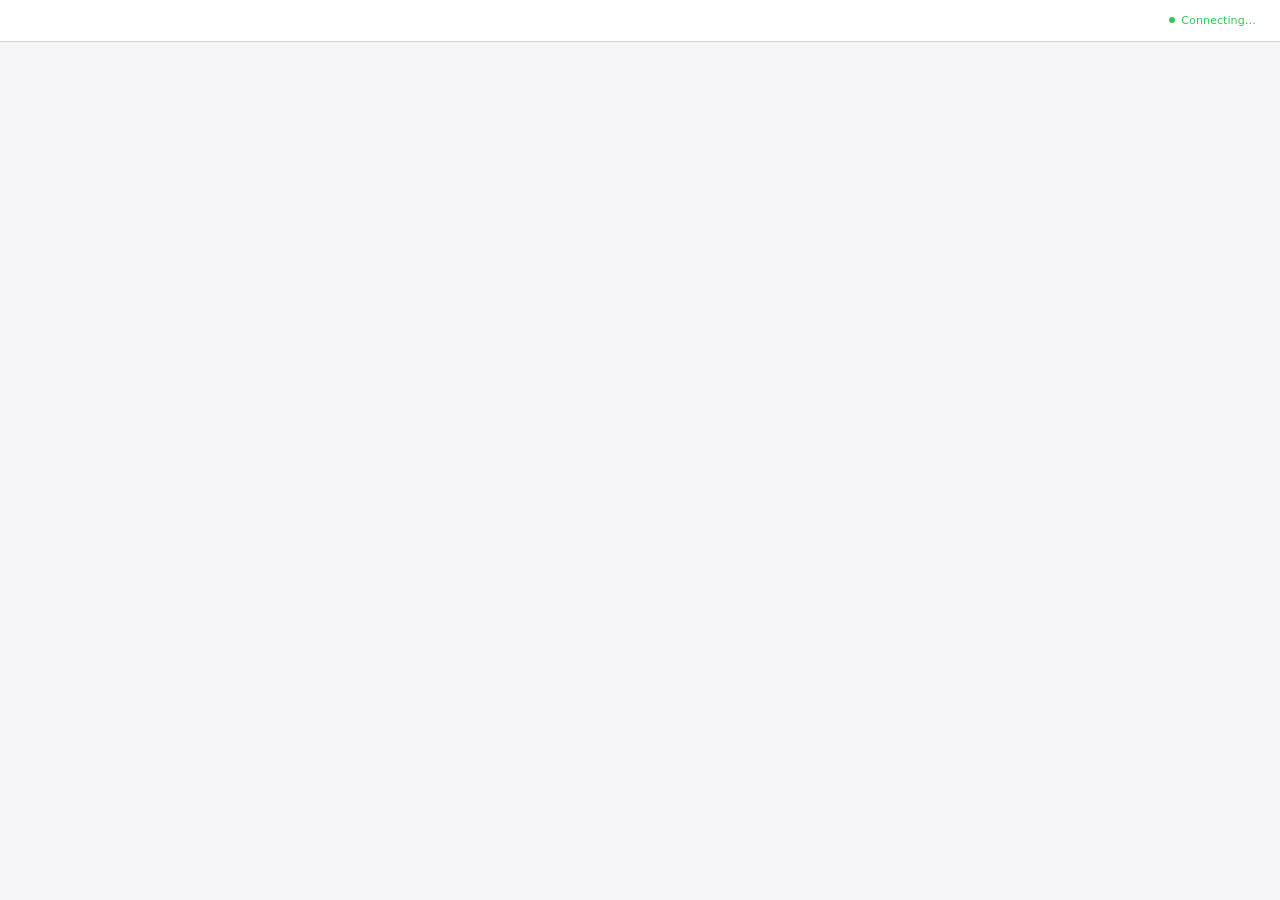
<file: .agents/skills/brainstorming/scripts/frame-template.html>
<!DOCTYPE html>
<html>
<head>
  <meta charset="utf-8">
  <title>Superpowers Brainstorming</title>
  <style>
    /*
     * BRAINSTORM COMPANION FRAME TEMPLATE
     *
     * This template provides a consistent frame with:
     * - OS-aware light/dark theming
     * - Header branding and connection status
     * - Scrollable main content area
     * - CSS helpers for common UI patterns
     *
     * Content is injected via placeholder comment in #frame-content.
     */

    * { box-sizing: border-box; margin: 0; padding: 0; }
    html, body { height: 100%; overflow: hidden; }

    /* ===== THEME VARIABLES ===== */
    :root {
      --bg-primary: #f5f5f7;
      --bg-secondary: #ffffff;
      --bg-tertiary: #e5e5e7;
      --border: #d1d1d6;
      --text-primary: #1d1d1f;
      --text-secondary: #86868b;
      --text-tertiary: #aeaeb2;
      --accent: #0071e3;
      --accent-hover: #0077ed;
      --success: #34c759;
      --warning: #ff9f0a;
      --error: #ff3b30;
      --selected-bg: #e8f4fd;
      --selected-border: #0071e3;
    }

    @media (prefers-color-scheme: dark) {
      :root {
        --bg-primary: #1d1d1f;
        --bg-secondary: #2d2d2f;
        --bg-tertiary: #3d3d3f;
        --border: #424245;
        --text-primary: #f5f5f7;
        --text-secondary: #86868b;
        --text-tertiary: #636366;
        --accent: #0a84ff;
        --accent-hover: #409cff;
        --selected-bg: rgba(10, 132, 255, 0.15);
        --selected-border: #0a84ff;
      }
    }

    body {
      font-family: system-ui, -apple-system, BlinkMacSystemFont, sans-serif;
      background: var(--bg-primary);
      color: var(--text-primary);
      display: flex;
      flex-direction: column;
      line-height: 1.5;
    }

    /* ===== FRAME STRUCTURE ===== */
    .brand { display: flex; align-items: center; min-width: 0; overflow: hidden; color: var(--text-secondary); line-height: 1; }
    .brand a { color: inherit; text-decoration: none; display: flex; align-items: center; gap: 0.5rem; min-width: 0; max-width: 100%; line-height: 1; }
    .brand-copy { display: block; min-width: 0; overflow: hidden; text-overflow: ellipsis; white-space: nowrap; line-height: 1; transform: translateY(-1px); }
    .brand-logo { display: block; height: 1em; width: auto; max-width: 180px; flex-shrink: 0; filter: invert(1); }
    @media (prefers-color-scheme: dark) {
      .brand-logo { filter: none; }
    }
    .status { font-size: 0.7rem; color: var(--status-color, var(--success)); display: flex; align-items: center; gap: 0.4rem; justify-self: end; white-space: nowrap; line-height: 1; }
    .status::before { content: ''; width: 6px; height: 6px; background: var(--status-color, var(--success)); border-radius: 50%; }

    .main { flex: 1; overflow-y: auto; }
    #frame-content { padding: 2rem; min-height: 100%; }

    .header {
      background: var(--bg-secondary);
      border-bottom: 1px solid var(--border);
      padding: 0.5rem 1.5rem;
      flex-shrink: 0;
      display: grid;
      grid-template-columns: minmax(0, 1fr) auto;
      align-items: center;
      gap: 1rem;
      min-height: 42px;
    }
    .header .brand { justify-self: start; width: 100%; font-size: 0.75rem; line-height: 1; }
    .header .status { grid-column: 2; line-height: 1; }
    .header span {
      font-size: 0.75rem;
      color: var(--text-secondary);
    }
    .header .selected-text {
      color: var(--accent);
      font-weight: 500;
    }

    /* ===== TYPOGRAPHY ===== */
    h2 { font-size: 1.5rem; font-weight: 600; margin-bottom: 0.5rem; }
    h3 { font-size: 1.1rem; font-weight: 600; margin-bottom: 0.25rem; }
    .subtitle { color: var(--text-secondary); margin-bottom: 1.5rem; }
    .section { margin-bottom: 2rem; }
    .label { font-size: 0.7rem; color: var(--text-secondary); text-transform: uppercase; letter-spacing: 0.05em; margin-bottom: 0.5rem; }

    /* ===== OPTIONS (for A/B/C choices) ===== */
    .options { display: flex; flex-direction: column; gap: 0.75rem; }
    .option {
      background: var(--bg-secondary);
      border: 2px solid var(--border);
      border-radius: 12px;
      padding: 1rem 1.25rem;
      cursor: pointer;
      transition: all 0.15s ease;
      display: flex;
      align-items: flex-start;
      gap: 1rem;
    }
    .option:hover { border-color: var(--accent); }
    .option.selected { background: var(--selected-bg); border-color: var(--selected-border); }
    .option .letter {
      background: var(--bg-tertiary);
      color: var(--text-secondary);
      width: 1.75rem; height: 1.75rem;
      border-radius: 6px;
      display: flex; align-items: center; justify-content: center;
      font-weight: 600; font-size: 0.85rem; flex-shrink: 0;
    }
    .option.selected .letter { background: var(--accent); color: white; }
    .option .content { flex: 1; }
    .option .content h3 { font-size: 0.95rem; margin-bottom: 0.15rem; }
    .option .content p { color: var(--text-secondary); font-size: 0.85rem; margin: 0; }

    /* ===== CARDS (for showing designs/mockups) ===== */
    .cards { display: grid; grid-template-columns: repeat(auto-fit, minmax(280px, 1fr)); gap: 1rem; }
    .card {
      background: var(--bg-secondary);
      border: 1px solid var(--border);
      border-radius: 12px;
      overflow: hidden;
      cursor: pointer;
      transition: all 0.15s ease;
    }
    .card:hover { border-color: var(--accent); transform: translateY(-2px); box-shadow: 0 4px 12px rgba(0,0,0,0.1); }
    .card.selected { border-color: var(--selected-border); border-width: 2px; }
    .card-image { background: var(--bg-tertiary); aspect-ratio: 16/10; display: flex; align-items: center; justify-content: center; }
    .card-body { padding: 1rem; }
    .card-body h3 { margin-bottom: 0.25rem; }
    .card-body p { color: var(--text-secondary); font-size: 0.85rem; }

    /* ===== MOCKUP CONTAINER ===== */
    .mockup {
      background: var(--bg-secondary);
      border: 1px solid var(--border);
      border-radius: 12px;
      overflow: hidden;
      margin-bottom: 1.5rem;
    }
    .mockup-header {
      background: var(--bg-tertiary);
      padding: 0.5rem 1rem;
      font-size: 0.75rem;
      color: var(--text-secondary);
      border-bottom: 1px solid var(--border);
    }
    .mockup-body { padding: 1.5rem; }

    /* ===== SPLIT VIEW (side-by-side comparison) ===== */
    .split { display: grid; grid-template-columns: 1fr 1fr; gap: 1.5rem; }
    @media (max-width: 700px) { .split { grid-template-columns: 1fr; } }

    /* ===== PROS/CONS ===== */
    .pros-cons { display: grid; grid-template-columns: 1fr 1fr; gap: 1rem; margin: 1rem 0; }
    .pros, .cons { background: var(--bg-secondary); border-radius: 8px; padding: 1rem; }
    .pros h4 { color: var(--success); font-size: 0.85rem; margin-bottom: 0.5rem; }
    .cons h4 { color: var(--error); font-size: 0.85rem; margin-bottom: 0.5rem; }
    .pros ul, .cons ul { margin-left: 1.25rem; font-size: 0.85rem; color: var(--text-secondary); }
    .pros li, .cons li { margin-bottom: 0.25rem; }

    /* ===== PLACEHOLDER (for mockup areas) ===== */
    .placeholder {
      background: var(--bg-tertiary);
      border: 2px dashed var(--border);
      border-radius: 8px;
      padding: 2rem;
      text-align: center;
      color: var(--text-tertiary);
    }

    /* ===== INLINE MOCKUP ELEMENTS ===== */
    .mock-nav { background: var(--accent); color: white; padding: 0.75rem 1rem; display: flex; gap: 1.5rem; font-size: 0.9rem; }
    .mock-sidebar { background: var(--bg-tertiary); padding: 1rem; min-width: 180px; }
    .mock-content { padding: 1.5rem; flex: 1; }
    .mock-button { background: var(--accent); color: white; border: none; padding: 0.5rem 1rem; border-radius: 6px; font-size: 0.85rem; }
    .mock-input { background: var(--bg-primary); border: 1px solid var(--border); border-radius: 6px; padding: 0.5rem; width: 100%; }
  </style>
</head>
<body>
  <div class="header">
    <!-- BRANDING -->
    <div class="status">Connecting…</div>
  </div>

  <div class="main">
    <div id="frame-content">
      <!-- CONTENT -->
    </div>
  </div>

</body>
</html>
</file>
<file: css/style.css>
/* =========================================================
   HALL Strateji ve Yönetim Danışmanlığı A.Ş.
   Main Stylesheet
   ========================================================= */

@import url('https://fonts.googleapis.com/css2?family=Cormorant+Garamond:ital,wght@0,300;0,400;0,500;0,600;0,700;1,300;1,400;1,500;1,600&family=Inter:wght@300;400;500;600;700&display=swap');

/* --- CSS Custom Properties --- */
:root {
  --bg:          #111520;
  --bg-card:     #1A2030;
  --bg-section:  #161C2A;
  --border:      #2A3448;
  --gold:        #C9B06A;
  --gold-light:  #DFC882;
  --gold-dark:   #9A844E;
  --text:        #F0EDE8;
  --muted:       #8A96A8;
  --muted-light: #B0BAC8;
  --white:       #FFFFFF;

  --font-display: 'Cormorant Garamond', Georgia, serif;
  --font-body:    'Inter', system-ui, sans-serif;

  --container:   1200px;
  --nav-h:       80px;

  --radius-sm:   4px;
  --radius:      8px;
  --radius-lg:   16px;

  --shadow-sm:   0 2px 8px rgba(0,0,0,0.3);
  --shadow:      0 4px 24px rgba(0,0,0,0.4);
  --shadow-lg:   0 8px 48px rgba(0,0,0,0.5);
  --shadow-gold: 0 0 32px rgba(188,167,100,0.15);

  --transition:  0.3s ease;
}

/* --- Reset & Base --- */
*, *::before, *::after {
  box-sizing: border-box;
  margin: 0;
  padding: 0;
}

html {
  font-size: 16px;
  scroll-behavior: auto;
}

/* Sayfa yüklenirken scroll olmasın */
html.no-scroll {
  overflow: hidden !important;
}

/* Sabit sayfa - scroll yok, sadece navbar ile gezilsin */
body.page-fixed {
  overflow: hidden !important;
  height: 100vh !important;
}

body {
  font-family: var(--font-body);
  background-color: var(--bg);
  color: var(--text);
  line-height: 1.7;
  -webkit-font-smoothing: antialiased;
  -moz-osx-font-smoothing: grayscale;
  overflow-x: hidden;
}

img {
  max-width: 100%;
  display: block;
}

a {
  color: inherit;
  text-decoration: none;
}

ul { list-style: none; }

/* --- Utility --- */
.container {
  max-width: var(--container);
  margin: 0 auto;
  padding: 0 2rem;
}

.section-pad {
  padding: 5rem 0;
}

.gold { color: var(--gold); }
.muted { color: var(--muted); }

.gold-line {
  display: block;
  width: 48px;
  height: 2px;
  background: var(--gold);
  margin: 1.25rem 0;
}

.gold-line--center {
  margin-left: auto;
  margin-right: auto;
}

.eyebrow {
  font-family: var(--font-body);
  font-size: 0.7rem;
  font-weight: 600;
  letter-spacing: 0.2em;
  text-transform: uppercase;
  color: var(--gold);
}

.section-title {
  font-family: var(--font-display);
  font-size: clamp(2rem, 4vw, 3rem);
  font-weight: 600;
  color: var(--text);
  line-height: 1.2;
}

.section-subtitle {
  font-size: 1rem;
  color: var(--muted-light);
  max-width: 560px;
  line-height: 1.75;
}

/* =========================================================
   NAVIGATION
   ========================================================= */
.navbar {
  position: fixed;
  top: 0;
  left: 0;
  right: 0;
  z-index: 1000;
  height: var(--nav-h);
  display: flex;
  align-items: center;
  transition: background var(--transition), box-shadow var(--transition), border-color var(--transition);
  border-bottom: 1px solid transparent;
}

.navbar.scrolled {
  background: rgba(13, 16, 20, 0.97);
  backdrop-filter: blur(12px);
  -webkit-backdrop-filter: blur(12px);
  border-bottom-color: var(--border);
  box-shadow: var(--shadow);
}

.navbar__inner {
  display: flex;
  align-items: center;
  justify-content: space-between;
  width: 100%;
  max-width: var(--container);
  margin: 0 auto;
  padding: 0 2rem;
}

.navbar__brand {
  display: flex;
  align-items: center;
  gap: 0.875rem;
  text-decoration: none;
}

.navbar__logo-mark {
  width: auto;
  height: 52px;
  flex-shrink: 0;
  object-fit: contain;
}

.navbar__logo-full {
  height: 68px;
  width: auto;
  object-fit: contain;
  flex-shrink: 0;
}

.navbar__brand-text {
  display: flex;
  flex-direction: column;
  line-height: 1;
  gap: 4px;
}

.navbar__brand-name {
  font-family: var(--font-display);
  font-size: 1.65rem;
  font-weight: 600;
  font-style: italic;
  letter-spacing: 0.04em;
  color: var(--text);
}

.navbar__brand-sub {
  font-family: var(--font-body);
  font-size: 0.55rem;
  font-weight: 500;
  letter-spacing: 0.22em;
  text-transform: uppercase;
  color: var(--gold);
  margin-top: 1px;
}

.navbar__nav {
  display: flex;
  align-items: center;
  gap: 2.5rem;
}

.navbar__nav a {
  font-family: var(--font-body);
  font-size: 0.8rem;
  font-weight: 500;
  letter-spacing: 0.08em;
  text-transform: uppercase;
  color: var(--muted-light);
  transition: color var(--transition);
  position: relative;
}

.navbar__nav a::after {
  content: '';
  position: absolute;
  bottom: -4px;
  left: 0;
  width: 0;
  height: 1px;
  background: var(--gold);
  transition: width var(--transition);
}

.navbar__nav a:hover,
.navbar__nav a.active {
  color: var(--gold);
}

.navbar__nav a:hover::after,
.navbar__nav a.active::after {
  width: 100%;
}

.navbar__cta {
  font-size: 0.72rem !important;
  font-weight: 600 !important;
  letter-spacing: 0.1em !important;
  color: var(--gold) !important;
  border: 1px solid var(--gold);
  padding: 0.5rem 1.25rem;
  border-radius: var(--radius-sm);
  transition: background var(--transition), color var(--transition) !important;
}

.navbar__cta:hover {
  background: var(--gold) !important;
  color: var(--bg) !important;
}

.navbar__cta::after {
  display: none !important;
}

/* =========================================================
   BUTTONS
   ========================================================= */
.btn {
  display: inline-flex;
  align-items: center;
  gap: 0.5rem;
  padding: 0.85rem 2rem;
  font-family: var(--font-body);
  font-size: 0.8rem;
  font-weight: 600;
  letter-spacing: 0.1em;
  text-transform: uppercase;
  border-radius: var(--radius-sm);
  cursor: pointer;
  transition: all var(--transition);
  border: none;
  outline: none;
  text-decoration: none;
}

.btn--primary {
  background: var(--gold);
  color: var(--bg);
}

.btn--primary:hover {
  background: var(--gold-light);
  transform: translateY(-2px);
  box-shadow: 0 8px 24px rgba(188,167,100,0.35);
}

.btn--outline {
  background: transparent;
  color: var(--text);
  border: 1px solid var(--border);
}

.btn--outline:hover {
  border-color: var(--gold);
  color: var(--gold);
  transform: translateY(-2px);
}

/* =========================================================
   PAGE HERO (inner pages)
   ========================================================= */
.page-hero {
  padding: 9rem 0 5rem;
  background: var(--bg-section);
  border-bottom: 1px solid var(--border);
  position: relative;
  overflow: hidden;
}

.page-hero::before {
  content: '';
  position: absolute;
  top: 0; left: 0; right: 0;
  height: 3px;
  background: linear-gradient(90deg, transparent, var(--gold), transparent);
}

/* Decorative H mark watermark for inner page heroes */
.page-hero__deco {
  position: absolute;
  right: 4%;
  top: 50%;
  transform: translateY(-50%);
  height: 240px;
  width: auto;
  opacity: 0.06;
  pointer-events: none;
  user-select: none;
  z-index: 0;
}

.page-hero__inner {
  position: relative;
  z-index: 1;
}

.page-hero .eyebrow {
  margin-bottom: 1rem;
}

.page-hero .section-title {
  font-size: clamp(2.5rem, 5vw, 4rem);
}

.page-hero__desc {
  max-width: 540px;
  font-size: 1rem;
  color: var(--muted-light);
  line-height: 1.8;
  margin-top: 1.25rem;
}

/* =========================================================
   HOMEPAGE HERO
   ========================================================= */
.hero {
  min-height: 100vh;
  display: flex;
  align-items: center;
  padding-top: var(--nav-h);
  position: relative;
  overflow: hidden;
  background: var(--bg);
}

.hero::before {
  content: '';
  position: absolute;
  inset: 0;
  background:
    radial-gradient(ellipse 80% 110% at 78% 50%, rgba(201,176,106,0.18) 0%, transparent 60%),
    radial-gradient(ellipse 50% 60% at 10% 80%, rgba(201,176,106,0.08) 0%, transparent 60%),
    linear-gradient(108deg, rgba(26,32,48,0) 30%, rgba(201,176,106,0.05) 100%);
  pointer-events: none;
}

.hero::after {
  content: '';
  position: absolute;
  inset: 0;
  background-image:
    linear-gradient(rgba(188,167,100,0.03) 1px, transparent 1px),
    linear-gradient(90deg, rgba(188,167,100,0.03) 1px, transparent 1px);
  background-size: 72px 72px;
  pointer-events: none;
  -webkit-mask-image: linear-gradient(135deg, transparent 20%, rgba(0,0,0,0.6) 55%, transparent 85%);
  mask-image: linear-gradient(135deg, transparent 20%, rgba(0,0,0,0.6) 55%, transparent 85%);
  z-index: 0;
}

/* Large H-mark watermark in hero */
.hero__deco-mark {
  position: absolute;
  right: -2%;
  top: 50%;
  transform: translateY(-50%);
  height: 85vh;
  width: auto;
  opacity: 0.055;
  pointer-events: none;
  z-index: 0;
  user-select: none;
}

.hero__grid {
  display: grid;
  grid-template-columns: 1.2fr 1fr;
  gap: 4rem;
  align-items: center;
  width: 100%;
  padding: 3rem 0;
}


.hero .container {
  margin-left: 0;
  margin-right: auto;
  max-width: none;
  width: 100%;
  padding-left: clamp(2rem, 6vw, 6rem);
  padding-right: 2rem;
}

.hero__left {
  position: relative;
  z-index: 2;
  max-width: 560px;
  margin-right: auto;
}

.hero__eyebrow {
  font-family: var(--font-body);
  font-size: 0.68rem;
  font-weight: 600;
  letter-spacing: 0.25em;
  text-transform: uppercase;
  color: var(--gold);
  margin-bottom: 1.5rem;
  display: flex;
  align-items: center;
  gap: 1rem;
}

.hero__eyebrow::before {
  content: '';
  display: inline-block;
  width: 32px;
  height: 1px;
  background: var(--gold);
  flex-shrink: 0;
}

.hero__title {
  font-family: var(--font-display);
  font-size: clamp(2.4rem, 4.5vw, 3.6rem);
  font-weight: 600;
  line-height: 1.15;
  color: var(--text);
  margin-bottom: 1.25rem;
}

.hero__title span {
  color: var(--gold);
  font-style: italic;
}

.hero__subtitle {
  font-family: var(--font-display);
  font-size: clamp(1.1rem, 1.8vw, 1.35rem);
  font-style: italic;
  font-weight: 400;
  color: var(--gold);
  margin-bottom: 1.5rem;
  line-height: 1.55;
}

.hero__desc {
  font-size: 0.975rem;
  color: var(--muted-light);
  line-height: 1.85;
  max-width: 460px;
  margin-bottom: 2.5rem;
}

.hero__actions {
  display: flex;
  gap: 1rem;
  flex-wrap: wrap;
}

/* Photo side */
.hero__right {
  position: relative;
  display: flex;
  justify-content: center;
  align-items: center;
  z-index: 2;
}

/* Arka plan logo — kartvizit tarzı */
.hero__bg-logo {
  position: absolute;
  right: 4%;
  top: 50%;
  transform: translateY(-50%);
  height: auto;
  width: 65%;
  max-width: 880px;
  opacity: 0.55;
  pointer-events: none;
  user-select: none;
  z-index: 0;
}

.hero__photo-badge {
  position: absolute;
  bottom: 2.5rem;
  left: -1.75rem;
  background: var(--bg-card);
  border: 1px solid var(--border);
  border-left: 3px solid var(--gold);
  padding: 1rem 1.5rem 1rem 1.25rem;
  border-radius: 0 var(--radius) var(--radius) 0;
  box-shadow: var(--shadow-lg);
  z-index: 10;
  min-width: 210px;
}

.hero__photo-badge-name {
  font-family: var(--font-display);
  font-size: 1.1rem;
  font-weight: 600;
  color: var(--text);
  line-height: 1.2;
}

.hero__photo-badge-title {
  font-size: 0.7rem;
  color: var(--gold);
  font-weight: 500;
  letter-spacing: 0.06em;
  margin-top: 0.3rem;
  line-height: 1.4;
}

.hero__gold-corner {
  position: absolute;
  top: -14px;
  right: -14px;
  width: 56px;
  height: 56px;
  border-top: 3px solid var(--gold);
  border-right: 3px solid var(--gold);
  border-radius: 0 var(--radius) 0 0;
  z-index: 10;
  pointer-events: none;
}

.hero__gold-corner--bl {
  top: auto;
  right: auto;
  bottom: -14px;
  left: -14px;
  border-top: none;
  border-right: none;
  border-bottom: 3px solid var(--gold);
  border-left: 3px solid var(--gold);
  border-radius: 0 0 0 var(--radius);
}

/* =========================================================
   STATS BAR
   ========================================================= */
.stats-bar {
  background: var(--bg-card);
  border-top: 1px solid var(--border);
  border-bottom: 1px solid var(--border);
}

.stats-bar__inner {
  display: grid;
  grid-template-columns: repeat(4, 1fr);
}

.stat-item {
  padding: 2rem 2.5rem;
  text-align: center;
  border-right: 1px solid var(--border);
  transition: background var(--transition);
}

.stat-item:last-child {
  border-right: none;
}

.stat-item:hover {
  background: rgba(188,167,100,0.04);
}

.stat-item__value {
  font-family: var(--font-display);
  font-size: 2.4rem;
  font-weight: 700;
  color: var(--gold);
  line-height: 1;
  margin-bottom: 0.4rem;
}

.stat-item__label {
  font-size: 0.7rem;
  font-weight: 500;
  letter-spacing: 0.1em;
  text-transform: uppercase;
  color: var(--muted);
}

/* =========================================================
   SERVICES (homepage cards)
   ========================================================= */
.services-section {
  background: var(--bg);
}

.services-section .section-header {
  margin-bottom: 3.5rem;
}

.services-grid {
  display: grid;
  grid-template-columns: repeat(3, 1fr);
  gap: 1.5px;
  background: var(--border);
  border: 1.5px solid var(--border);
  border-radius: var(--radius);
  overflow: hidden;
}

.service-card {
  background: var(--bg-card);
  padding: 2.5rem 2rem;
  position: relative;
  transition: all var(--transition);
  overflow: hidden;
}

.service-card::before {
  content: '';
  position: absolute;
  top: 0; left: 0; right: 0;
  height: 3px;
  background: var(--gold);
  transform: scaleX(0);
  transition: transform var(--transition);
  transform-origin: left;
}

.service-card:hover {
  background: #192030;
  transform: translateY(-3px);
  box-shadow: 0 12px 40px rgba(0,0,0,0.4), 0 0 0 1px rgba(188,167,100,0.15);
  z-index: 1;
}

.service-card:hover::before {
  transform: scaleX(1);
}

.service-card__num {
  font-family: var(--font-display);
  font-size: 3.2rem;
  font-weight: 700;
  color: rgba(188,167,100,0.12);
  line-height: 1;
  margin-bottom: 1rem;
  transition: color var(--transition);
}

.service-card:hover .service-card__num {
  color: rgba(188,167,100,0.28);
}

.service-card__title {
  font-family: var(--font-display);
  font-size: 1.3rem;
  font-weight: 600;
  color: var(--text);
  margin-bottom: 0.75rem;
  line-height: 1.3;
}

.service-card__desc {
  font-size: 0.875rem;
  color: var(--muted-light);
  line-height: 1.75;
}

/* =========================================================
   ABOUT TEASER
   ========================================================= */
.about-teaser {
  background: var(--bg-section);
  border-top: 1px solid var(--border);
  border-bottom: 1px solid var(--border);
}

.about-teaser__grid {
  display: grid;
  grid-template-columns: 1fr 1.35fr;
  gap: 5rem;
  align-items: center;
}

.about-teaser__photo-frame {
  position: relative;
  border-radius: var(--radius);
  overflow: visible;
  line-height: 0;
}

.about-teaser__photo-frame::after {
  content: '';
  position: absolute;
  top: -8px; right: -8px;
  bottom: 8px; left: 8px;
  border: 1px solid rgba(188,167,100,0.25);
  border-radius: var(--radius);
  pointer-events: none;
  z-index: 0;
}

.about-teaser__photo-inner {
  position: relative;
  z-index: 1;
  border-radius: var(--radius);
  overflow: hidden;
  border: 1px solid var(--border);
}

.about-teaser__photo {
  width: 100%;
  height: 500px;
  object-fit: cover;
  object-position: center top;
  display: block;
}

.about-teaser__credentials {
  display: flex;
  flex-direction: column;
  gap: 0.6rem;
  margin: 1.75rem 0 2rem;
}

.cred-item {
  display: flex;
  align-items: flex-start;
  gap: 0.75rem;
  font-size: 0.9rem;
  color: var(--muted-light);
  line-height: 1.55;
}

.cred-item::before {
  content: '';
  display: inline-block;
  width: 5px;
  height: 5px;
  min-width: 5px;
  background: var(--gold);
  border-radius: 50%;
  margin-top: 0.5rem;
}

/* =========================================================
   CONTACT CTA
   ========================================================= */
.cta-section {
  text-align: center;
  background: linear-gradient(160deg, #0d1117 0%, #131b26 50%, #0d1117 100%);
  position: relative;
  overflow: hidden;
  border-top: 1px solid rgba(188,167,100,0.15);
  border-bottom: 1px solid rgba(188,167,100,0.15);
}

.cta-section::before {
  content: '';
  position: absolute;
  top: 50%; left: 50%;
  transform: translate(-50%, -50%);
  width: 800px;
  height: 600px;
  background: radial-gradient(ellipse at center, rgba(188,167,100,0.09) 0%, transparent 65%);
  pointer-events: none;
}

.cta-section__deco {
  position: absolute;
  left: 50%;
  top: 50%;
  transform: translate(-50%, -50%);
  height: 380px;
  width: auto;
  opacity: 0.035;
  pointer-events: none;
  user-select: none;
}

.cta-section .section-title {
  margin: 0.75rem auto 1rem;
}

.cta-section .section-subtitle {
  margin: 0 auto 2.5rem;
  text-align: center;
}

/* =========================================================
   HAKKIMIZDA PAGE — Tek Ekran Tasarım
   ========================================================= */
.about-single {
  height: 100vh;
  display: flex;
  flex-direction: column;
  background: var(--bg);
  padding-top: var(--nav-h);
  position: relative;
  overflow: hidden;
}

.about-single__deco {
  position: absolute;
  right: 3%;
  top: 50%;
  transform: translateY(-50%);
  height: 70vh;
  width: auto;
  opacity: 0.04;
  pointer-events: none;
  user-select: none;
  z-index: 0;
}

.about-single__grid {
  flex: 1;
  display: grid;
  grid-template-columns: 320px 1fr;
  gap: 3rem;
  max-width: var(--container);
  margin: 0 auto;
  padding: 2rem 2rem 0;
  width: 100%;
  position: relative;
  z-index: 1;
  align-items: center;
}

/* Sol: Fotoğraf + İsim */
.about-single__left {
  display: flex;
  flex-direction: column;
  align-items: center;
  text-align: center;
}

.about-single__photo-frame {
  border-radius: var(--radius-lg);
  overflow: hidden;
  border: 1px solid var(--border);
  box-shadow: var(--shadow-lg), var(--shadow-gold);
  position: relative;
  line-height: 0;
}

.about-single__photo-frame::before {
  content: '';
  position: absolute;
  top: 0; left: 0; right: 0;
  height: 3px;
  background: linear-gradient(90deg, var(--gold-dark), var(--gold), var(--gold-light), var(--gold), var(--gold-dark));
  z-index: 2;
}

.about-single__photo {
  width: 100%;
  height: 380px;
  object-fit: cover;
  object-position: center top;
  display: block;
  filter: contrast(1.04) brightness(0.97);
}

.about-single__nameplate {
  background: var(--bg-card);
  border: 1px solid var(--border);
  border-top: 2px solid var(--gold);
  padding: 1rem 1.25rem;
  margin-top: 1rem;
  border-radius: var(--radius);
  width: 100%;
}

.about-single__nameplate h2 {
  font-family: var(--font-display);
  font-size: 1.35rem;
  font-weight: 600;
  color: var(--text);
  margin-bottom: 0.2rem;
}

.about-single__nameplate p {
  font-size: 0.68rem;
  color: var(--gold);
  letter-spacing: 0.1em;
  font-weight: 500;
  text-transform: uppercase;
}

.about-single__contact-mini {
  display: flex;
  gap: 0.75rem;
  margin-top: 1rem;
  width: 100%;
}

.about-single__contact-mini .btn {
  flex: 1;
  justify-content: center;
  text-align: center;
}

.btn--sm {
  padding: 0.6rem 1rem;
  font-size: 0.7rem;
}

/* Sağ: Özgeçmiş */
.about-single__right {
  position: relative;
  z-index: 1;
}

.about-single__intro {
  font-family: var(--font-display);
  font-size: 1.15rem;
  font-style: italic;
  color: var(--gold);
  line-height: 1.55;
  margin-bottom: 1.5rem;
}

/* Kariyer Zaman Çizelgesi */
.about-single__timeline {
  display: flex;
  flex-direction: column;
  gap: 0.6rem;
  margin-bottom: 1.5rem;
}

.about-single__tl-item {
  display: flex;
  align-items: flex-start;
  gap: 1rem;
  padding: 0.65rem 1rem;
  background: var(--bg-card);
  border: 1px solid var(--border);
  border-left: 3px solid var(--gold);
  border-radius: 0 var(--radius-sm) var(--radius-sm) 0;
  transition: background var(--transition);
}

.about-single__tl-item:hover {
  background: rgba(188,167,100,0.05);
}

.about-single__tl-date {
  font-size: 0.7rem;
  font-weight: 700;
  letter-spacing: 0.05em;
  color: var(--gold);
  min-width: 110px;
  padding-top: 0.1rem;
}

.about-single__tl-text {
  font-size: 0.82rem;
  color: var(--muted-light);
  line-height: 1.5;
}

/* Yetkinlik Etiketleri */
.about-single__creds {
  display: flex;
  flex-wrap: wrap;
  gap: 0.5rem;
}

.about-single__cred {
  font-size: 0.7rem;
  font-weight: 600;
  letter-spacing: 0.06em;
  color: var(--gold);
  background: rgba(188,167,100,0.08);
  border: 1px solid rgba(188,167,100,0.2);
  padding: 0.4rem 0.9rem;
  border-radius: var(--radius-sm);
}

/* Alt bar */
.about-single__bottom {
  display: flex;
  justify-content: space-between;
  align-items: center;
  padding: 0.75rem 2rem;
  font-size: 0.72rem;
  color: var(--muted);
  border-top: 1px solid var(--border);
  background: rgba(13,16,20,0.6);
  flex-shrink: 0;
}

.about-single__bottom a {
  color: var(--gold);
  transition: color var(--transition);
}

.about-single__bottom a:hover {
  color: var(--gold-light);
}

/* Values */
.values-section {
  background: var(--bg-section);
  border-top: 1px solid var(--border);
}

.values-grid {
  display: grid;
  grid-template-columns: repeat(3, 1fr);
  gap: 2rem;
  margin-top: 3rem;
}

.value-card {
  padding: 2.75rem 2rem;
  background: var(--bg-card);
  border: 1px solid var(--border);
  border-radius: var(--radius);
  text-align: center;
  transition: all var(--transition);
  position: relative;
  overflow: hidden;
}

.value-card::before {
  content: '';
  position: absolute;
  top: 0; left: 0; right: 0;
  height: 2px;
  background: var(--gold);
  transform: scaleX(0);
  transition: transform var(--transition);
}

.value-card:hover::before {
  transform: scaleX(1);
}

.value-card:hover {
  border-color: rgba(188,167,100,0.3);
  transform: translateY(-5px);
  box-shadow: var(--shadow-gold);
}

.value-card__icon {
  font-size: 2.25rem;
  margin-bottom: 1.25rem;
  display: block;
}

.value-card__title {
  font-family: var(--font-display);
  font-size: 1.5rem;
  font-weight: 600;
  color: var(--gold);
  margin-bottom: 0.75rem;
}

.value-card__desc {
  font-size: 0.875rem;
  color: var(--muted-light);
  line-height: 1.8;
}

/* =========================================================
   HIZMETLER PAGE — Tek Ekran Tasarım
   ========================================================= */
.services-single {
  height: 100vh;
  display: flex;
  flex-direction: column;
  background: var(--bg);
  padding-top: var(--nav-h);
  position: relative;
  overflow: hidden;
}

.services-single__deco {
  position: absolute;
  left: 50%;
  top: 50%;
  transform: translate(-50%, -50%);
  height: 65vh;
  width: auto;
  opacity: 0.035;
  pointer-events: none;
  user-select: none;
  z-index: 0;
}

.services-single__header {
  text-align: center;
  padding: 1.75rem 2rem 0;
  position: relative;
  z-index: 1;
  flex-shrink: 0;
}

.services-single__header .gold-line {
  margin: 0.5rem auto;
}

.services-single__title {
  font-family: var(--font-display);
  font-size: clamp(1.8rem, 3.5vw, 2.6rem);
  font-weight: 600;
  color: var(--text);
  line-height: 1.2;
}

.services-single__grid {
  flex: 1;
  display: grid;
  grid-template-columns: repeat(3, 1fr);
  gap: 1px;
  background: var(--border);
  border: 1px solid var(--border);
  border-radius: var(--radius);
  overflow: hidden;
  margin: 1.25rem 2rem 0;
  max-width: var(--container);
  width: calc(100% - 4rem);
  align-self: center;
  position: relative;
  z-index: 1;
}

.services-single__card {
  background: var(--bg-card);
  padding: 1.5rem 1.5rem;
  position: relative;
  transition: all var(--transition);
  overflow: hidden;
}

.services-single__card::before {
  content: '';
  position: absolute;
  top: 0; left: 0; right: 0;
  height: 2px;
  background: var(--gold);
  transform: scaleX(0);
  transition: transform var(--transition);
  transform-origin: left;
}

.services-single__card:hover {
  background: #192030;
  z-index: 1;
}

.services-single__card:hover::before {
  transform: scaleX(1);
}

.services-single__card-num {
  font-family: var(--font-display);
  font-size: 2.2rem;
  font-weight: 700;
  color: rgba(188,167,100,0.12);
  line-height: 1;
  margin-bottom: 0.5rem;
  transition: color var(--transition);
}

.services-single__card:hover .services-single__card-num {
  color: rgba(188,167,100,0.25);
}

.services-single__card-title {
  font-family: var(--font-display);
  font-size: 1.15rem;
  font-weight: 600;
  color: var(--text);
  margin-bottom: 0.5rem;
  line-height: 1.3;
}

.services-single__card-desc {
  font-size: 0.8rem;
  color: var(--muted-light);
  line-height: 1.65;
}

/* Alt bar */
.services-single__bottom {
  display: flex;
  justify-content: space-between;
  align-items: center;
  padding: 0.75rem 2rem;
  font-size: 0.72rem;
  color: var(--muted);
  border-top: 1px solid var(--border);
  background: rgba(13,16,20,0.6);
  flex-shrink: 0;
  position: relative;
  z-index: 1;
}

/* =========================================================
   SERVICES PAGE (Expandable Cards)
   ========================================================= */
.services-page {
  min-height: 100vh;
  display: flex;
  flex-direction: column;
  background: var(--bg);
  padding-top: var(--nav-h);
  position: relative;
  overflow: hidden;
}

.services-page__deco {
  position: absolute;
  left: 50%;
  top: 50%;
  transform: translate(-50%, -50%);
  height: 65vh;
  width: auto;
  opacity: 0.035;
  pointer-events: none;
  user-select: none;
  z-index: 0;
}

.services-page__header {
  text-align: center;
  padding: 1.75rem 2rem 0;
  position: relative;
  z-index: 1;
  flex-shrink: 0;
}

.services-page__header .gold-line {
  margin: 0.5rem auto;
}

.services-page__title {
  font-family: var(--font-display);
  font-size: clamp(1.8rem, 3.5vw, 2.6rem);
  font-weight: 600;
  color: var(--text);
  line-height: 1.2;
}

.services-page__grid {
  flex: 1;
  display: grid;
  grid-template-columns: repeat(3, 1fr);
  gap: 1px;
  background: var(--border);
  border: 1px solid var(--border);
  border-radius: var(--radius);
  overflow: hidden;
  margin: 1.25rem 2rem 0;
  max-width: var(--container);
  width: calc(100% - 4rem);
  align-self: center;
  position: relative;
  z-index: 1;
}

/* --- Service Card --- */
.svc-card {
  background: var(--bg-card);
  padding: 1.5rem;
  position: relative;
  transition: all var(--transition);
  overflow: hidden;
  cursor: pointer;
}

.svc-card::before {
  content: '';
  position: absolute;
  top: 0; left: 0; right: 0;
  height: 2px;
  background: var(--gold);
  transform: scaleX(0);
  transition: transform var(--transition);
  transform-origin: left;
}

.svc-card:hover {
  background: #192030;
  z-index: 1;
}

.svc-card:hover::before,
.svc-card.open::before {
  transform: scaleX(1);
}

.svc-card.open {
  background: #192030;
}

.svc-card__header {
  display: flex;
  align-items: flex-start;
  gap: 0.75rem;
}

.svc-card__num {
  font-family: var(--font-display);
  font-size: 2.2rem;
  font-weight: 700;
  color: rgba(188,167,100,0.12);
  line-height: 1;
  transition: color var(--transition);
  flex-shrink: 0;
}

.svc-card:hover .svc-card__num,
.svc-card.open .svc-card__num {
  color: rgba(188,167,100,0.25);
}

.svc-card__title {
  font-family: var(--font-display);
  font-size: 1.15rem;
  font-weight: 600;
  color: var(--text);
  line-height: 1.3;
  flex: 1;
  padding-top: 0.35rem;
}

.svc-card__toggle {
  font-family: var(--font-display);
  font-size: 1.4rem;
  color: var(--gold);
  line-height: 1;
  flex-shrink: 0;
  padding-top: 0.25rem;
  transition: transform var(--transition);
  user-select: none;
}

.svc-card.open .svc-card__toggle {
  transform: rotate(45deg);
}

.svc-card__desc {
  font-size: 0.8rem;
  color: var(--muted-light);
  line-height: 1.65;
  margin-top: 0.5rem;
}

.svc-card__desc-list {
  list-style: none;
  margin-top: 0.5rem;
  padding: 0;
}

.svc-card__desc-list li {
  font-size: 0.8rem;
  color: var(--muted-light);
  line-height: 1.65;
  padding-left: 1rem;
  position: relative;
}

.svc-card__desc-list li::before {
  content: '';
  position: absolute;
  left: 0;
  top: 0.55rem;
  width: 4px;
  height: 4px;
  border-radius: 50%;
  background: var(--gold);
  opacity: 0.5;
}

.svc-card:hover .svc-card__desc-list li::before,
.svc-card.open .svc-card__desc-list li::before {
  opacity: 0.8;
}

/* --- Expandable Details --- */
.svc-card__details {
  max-height: 0;
  overflow: hidden;
  transition: max-height 0.4s ease, margin-top 0.3s ease, opacity 0.3s ease;
  opacity: 0;
  margin-top: 0;
}

.svc-card.open .svc-card__details {
  max-height: 300px;
  opacity: 1;
  margin-top: 0.75rem;
}

.svc-card__details ul {
  list-style: none;
  padding: 0.75rem 0 0.25rem;
  border-top: 1px solid var(--border);
}

.svc-card__details li {
  font-size: 0.78rem;
  color: var(--muted-light);
  line-height: 1.6;
  padding: 0.3rem 0 0.3rem 1rem;
  position: relative;
}

.svc-card__details li::before {
  content: '';
  position: absolute;
  left: 0;
  top: 0.7rem;
  width: 5px;
  height: 5px;
  border-radius: 50%;
  background: var(--gold);
  opacity: 0.6;
}

/* Bottom bar */
.services-page__bottom {
  display: flex;
  justify-content: space-between;
  align-items: center;
  padding: 0.75rem 2rem;
  font-size: 0.72rem;
  color: var(--muted);
  border-top: 1px solid var(--border);
  background: rgba(13,16,20,0.6);
  flex-shrink: 0;
  position: relative;
  z-index: 1;
}

/* =========================================================
   ILETISIM PAGE
   ========================================================= */
.contact-section {
  background: var(--bg);
}

.contact-grid {
  display: grid;
  grid-template-columns: 1fr 1.5fr;
  gap: 4rem;
  margin-top: 3rem;
}

.contact-info h3 {
  font-family: var(--font-display);
  font-size: 1.65rem;
  font-weight: 600;
  color: var(--text);
  margin-bottom: 1.75rem;
}

.contact-detail {
  display: flex;
  gap: 1rem;
  margin-bottom: 1.75rem;
  align-items: flex-start;
}

.contact-detail__icon {
  width: 42px;
  height: 42px;
  min-width: 42px;
  background: rgba(188,167,100,0.08);
  border: 1px solid rgba(188,167,100,0.2);
  border-radius: var(--radius-sm);
  display: flex;
  align-items: center;
  justify-content: center;
  font-size: 1.05rem;
  color: var(--gold);
}

.contact-detail__content {
  flex: 1;
}

.contact-detail__label {
  font-size: 0.68rem;
  font-weight: 700;
  letter-spacing: 0.14em;
  text-transform: uppercase;
  color: var(--muted);
  margin-bottom: 0.35rem;
}

.contact-detail__value {
  font-size: 0.9rem;
  color: var(--text);
  line-height: 1.65;
}

.contact-detail__value a {
  color: var(--gold);
  transition: color var(--transition);
}

.contact-detail__value a:hover {
  color: var(--gold-light);
}

/* Form */
.contact-form-wrap {
  background: var(--bg-card);
  border: 1px solid var(--border);
  border-top: 3px solid var(--gold);
  border-radius: var(--radius);
  padding: 2.75rem 2.5rem;
}

.contact-form-wrap h3 {
  font-family: var(--font-display);
  font-size: 1.6rem;
  font-weight: 600;
  color: var(--text);
  margin-bottom: 2rem;
}

.form-row {
  display: grid;
  grid-template-columns: 1fr 1fr;
  gap: 1rem;
}

.form-group {
  margin-bottom: 1.25rem;
}

.form-group label {
  display: block;
  font-size: 0.7rem;
  font-weight: 700;
  letter-spacing: 0.1em;
  text-transform: uppercase;
  color: var(--muted);
  margin-bottom: 0.5rem;
}

.form-group input,
.form-group select,
.form-group textarea {
  width: 100%;
  background: var(--bg);
  border: 1px solid var(--border);
  border-radius: var(--radius-sm);
  padding: 0.85rem 1rem;
  font-family: var(--font-body);
  font-size: 0.9rem;
  color: var(--text);
  transition: border-color var(--transition), box-shadow var(--transition);
  outline: none;
  -webkit-appearance: none;
  appearance: none;
}

.form-group select {
  background-image: url("data:image/svg+xml,%3Csvg xmlns='http://www.w3.org/2000/svg' width='12' height='8' viewBox='0 0 12 8'%3E%3Cpath d='M1 1l5 5 5-5' stroke='%237B8694' stroke-width='1.5' fill='none' stroke-linecap='round'/%3E%3C/svg%3E");
  background-repeat: no-repeat;
  background-position: right 1rem center;
  background-color: var(--bg);
  padding-right: 2.5rem;
  cursor: pointer;
}

.form-group select option {
  background: var(--bg-card);
  color: var(--text);
}

.form-group input::placeholder,
.form-group textarea::placeholder {
  color: var(--muted);
}

.form-group input:focus,
.form-group select:focus,
.form-group textarea:focus {
  border-color: var(--gold);
  box-shadow: 0 0 0 3px rgba(188,167,100,0.1);
}

.form-group textarea {
  resize: vertical;
  min-height: 140px;
}

.form-submit {
  width: 100%;
  margin-top: 0.5rem;
  padding: 1rem 2rem;
  font-size: 0.82rem;
  justify-content: center;
}

/* =========================================================
   FOOTER
   ========================================================= */
.footer {
  background: var(--bg-section);
  border-top: 1px solid var(--border);
  position: relative;
}

.footer::before {
  content: '';
  position: absolute;
  top: 0; left: 0; right: 0;
  height: 3px;
  background: linear-gradient(90deg, transparent 0%, var(--gold) 25%, var(--gold-light) 50%, var(--gold) 75%, transparent 100%);
}

.footer__main {
  padding: 4.5rem 0 3rem;
}

.footer__grid {
  display: grid;
  grid-template-columns: 1.6fr 1fr 1fr;
  gap: 3rem;
}

.footer__brand-wrap {
  display: flex;
  align-items: center;
  gap: 0.75rem;
  margin-bottom: 1.25rem;
}

.footer__logo-mark {
  width: auto;
  height: 48px;
  object-fit: contain;
}

.footer__brand-text-wrap {
  display: flex;
  flex-direction: column;
  line-height: 1;
}

.footer__brand-name {
  font-family: var(--font-display);
  font-size: 1.35rem;
  font-weight: 600;
  font-style: italic;
  letter-spacing: 0.04em;
  color: var(--text);
}

.footer__brand-sub {
  font-size: 0.52rem;
  font-weight: 500;
  letter-spacing: 0.22em;
  text-transform: uppercase;
  color: var(--gold);
  margin-top: 2px;
}

.footer__desc {
  font-size: 0.85rem;
  color: var(--muted);
  line-height: 1.75;
  margin-bottom: 1.5rem;
  max-width: 300px;
}

.footer__col-title {
  font-family: var(--font-body);
  font-size: 0.68rem;
  font-weight: 700;
  letter-spacing: 0.16em;
  text-transform: uppercase;
  color: var(--gold);
  margin-bottom: 1.25rem;
}

.footer__links {
  display: flex;
  flex-direction: column;
  gap: 0.65rem;
}

.footer__links a {
  font-size: 0.875rem;
  color: var(--muted);
  transition: color var(--transition), padding-left var(--transition);
  display: inline-block;
}

.footer__links a:hover {
  color: var(--text);
  padding-left: 5px;
}

.footer__bottom {
  border-top: 1px solid var(--border);
  padding: 1.5rem 0;
  display: flex;
  justify-content: space-between;
  align-items: center;
  font-size: 0.78rem;
  color: var(--muted);
}

.footer__bottom a {
  color: var(--gold);
  transition: color var(--transition);
}

.footer__bottom a:hover {
  color: var(--gold-light);
}

/* =========================================================
   HAMBURGER (hidden on desktop)
   ========================================================= */
.navbar__hamburger {
  display: none;
}

/* =========================================================
   RESPONSIVE
   ========================================================= */
@media (max-width: 1024px) {
  .about-single__grid { grid-template-columns: 280px 1fr; gap: 2rem; }
  .about-single__photo { height: 320px; }
}

@media (max-width: 900px) {
  /* --- page-fixed override for mobile --- */
  body.page-fixed {
    overflow: auto !important;
    overflow-x: hidden !important;
    height: auto !important;
  }

  /* --- Hamburger Button --- */
  .navbar__hamburger {
    display: flex;
    flex-direction: column;
    justify-content: center;
    gap: 5px;
    width: 36px;
    height: 36px;
    background: none;
    border: none;
    cursor: pointer;
    padding: 4px;
    z-index: 1002;
    position: relative;
  }

  .navbar__hamburger span {
    display: block;
    width: 22px;
    height: 2px;
    background: var(--gold);
    border-radius: 2px;
    transition: all 0.3s ease;
    transform-origin: center;
  }

  .navbar__hamburger.active span:nth-child(1) {
    transform: rotate(45deg) translate(5px, 5px);
  }
  .navbar__hamburger.active span:nth-child(2) {
    opacity: 0;
  }
  .navbar__hamburger.active span:nth-child(3) {
    transform: rotate(-45deg) translate(5px, -5px);
  }

  /* --- Mobile Nav Overlay --- */
  .navbar__nav {
    display: none;
    position: fixed;
    top: 0;
    left: 0;
    right: 0;
    bottom: 0;
    background: rgba(13, 16, 20, 0.98);
    backdrop-filter: blur(16px);
    -webkit-backdrop-filter: blur(16px);
    flex-direction: column;
    align-items: center;
    justify-content: center;
    gap: 2rem;
    z-index: 1001;
  }

  .navbar__nav.open {
    display: flex;
  }

  .navbar__nav a {
    font-size: 1.2rem;
    letter-spacing: 0.12em;
    color: var(--text);
  }
  .navbar__nav a.active { color: var(--gold); }

  .navbar__cta {
    margin-top: 1rem;
    padding: 0.75rem 2rem !important;
    font-size: 0.9rem !important;
  }

  /* --- Hero Mobile --- */
  .hero {
    min-height: auto;
    padding-top: var(--nav-h);
    padding-bottom: 2rem;
  }

  .hero .container {
    margin: 0 auto !important;
    max-width: 100% !important;
    padding-left: 1.5rem !important;
    padding-right: 1.5rem !important;
  }

  .hero__left { max-width: none !important; }

  .hero__bg-logo {
    width: 90%;
    opacity: 0.15;
    right: -10%;
  }

  .hero__actions {
    flex-direction: column;
    gap: 0.75rem;
  }
  .hero__actions .btn {
    text-align: center;
    justify-content: center;
    width: 100%;
  }

  /* --- About Single Mobile --- */
  .about-single { height: auto; min-height: auto; }
  .about-single__grid { grid-template-columns: 1fr; gap: 1.5rem; }
  .about-single__left { flex-direction: column; text-align: center; }
  .about-single__photo { height: 280px; width: 100%; min-width: auto; }
  .about-single__contact-mini { flex-direction: column; width: 100%; }
  .about-single__contact-mini .btn { width: 100%; justify-content: center; }

  /* --- Services Page Mobile --- */
  .services-page { height: auto; min-height: auto; }
  .services-page__grid { grid-template-columns: repeat(2, 1fr); }

  /* --- Contact / Footer Mobile --- */
  .contact-grid { grid-template-columns: 1fr; gap: 2rem; }
  .footer__grid { grid-template-columns: 1fr 1fr; }
  .footer__brand-col { grid-column: 1 / -1; }

  .page-hero { padding: 7rem 0 3rem; }
}

@media (max-width: 600px) {
  .container { padding: 0 1.25rem; }
  .section-pad { padding: 3rem 0; }

  .navbar { height: 64px; }
  .navbar__logo-full { height: 44px; }
  .hero { padding-top: 64px; }

  .hero__title { font-size: clamp(1.8rem, 7vw, 2.4rem); }
  .hero__subtitle { font-size: 1rem; }
  .hero__desc { font-size: 0.875rem; }
  .hero__bg-logo { display: none; }

  /* --- Services --- */
  .services-page__grid { grid-template-columns: 1fr; }
  .services-page__header { padding: 5.5rem 1.25rem 1rem; }
  .services-page__bottom { flex-direction: column; gap: 0.75rem; text-align: center; }

  /* --- About --- */
  .about-single__photo { height: 240px; }
  .about-single__tl-item { flex-direction: column; gap: 0.25rem; }
  .about-single__tl-date { min-width: auto; font-size: 0.65rem; }
  .about-single__creds { flex-direction: column; }
  .about-single__cred { width: 100%; text-align: center; }
  .about-single__bottom { flex-direction: column; gap: 0.5rem; text-align: center; }

  /* --- Contact / Form --- */
  .form-row { grid-template-columns: 1fr; }
  .contact-form-wrap { padding: 1.5rem 1.25rem; }

  /* --- Footer --- */
  .footer__grid { grid-template-columns: 1fr; }
  .footer__bottom {
    flex-direction: column;
    gap: 0.5rem;
    text-align: center;
  }

  .page-hero { padding: 5.5rem 0 2.5rem; }
}
</file>
<file: css/teklif.css>
/* =========================================================
   HALL Strateji ve Yönetim Danışmanlığı A.Ş.
   Teklif (Proposal) Stylesheet
   ========================================================= */

@import url('https://fonts.googleapis.com/css2?family=Cormorant+Garamond:ital,wght@0,300;0,400;0,500;0,600;0,700;1,300;1,400;1,500;1,600&family=Inter:wght@300;400;500;600;700&display=swap');

/* --- Brand Variables --- */
:root {
  --gold:        #C9B06A;
  --gold-light:  #DFC882;
  --gold-dark:   #9A844E;
  --navy:        #111520;
  --navy-light:  #1A2030;
  --border:      #D4D4D4;
  --border-light:#E8E8E8;
  --text:        #1A1A1A;
  --text-muted:  #666666;
  --text-light:  #999999;
  --white:       #FFFFFF;
  --bg-subtle:   #FAFAF8;
  --bg-gold:     #FBF8F0;

  --font-display: 'Cormorant Garamond', Georgia, serif;
  --font-body:    'Inter', system-ui, sans-serif;
}

/* --- Reset & Base --- */
*, *::before, *::after {
  box-sizing: border-box;
  margin: 0;
  padding: 0;
}

html {
  font-size: 15px;
}

body {
  font-family: var(--font-body);
  color: var(--text);
  line-height: 1.7;
  background: #E0E0E0;
  -webkit-font-smoothing: antialiased;
}

img { max-width: 100%; display: block; }
a { color: inherit; text-decoration: none; }
ul { list-style: none; }

/* =========================================================
   PAGE LAYOUT — A4 Simulation
   ========================================================= */
.proposal-page {
  width: 210mm;
  min-height: 297mm;
  margin: 20px auto;
  padding: 40px 50px;
  background: var(--white);
  box-shadow: 0 2px 20px rgba(0,0,0,0.12);
  position: relative;
  display: flex;
  flex-direction: column;
}

/* =========================================================
   COVER PAGE
   ========================================================= */
.proposal-cover {
  padding: 0;
  background: var(--navy);
  color: #F0EDE8;
  overflow: hidden;
}

.cover__header {
  padding: 50px 50px 0;
}

.cover__logo {
  height: 72px;
  width: auto;
}

.cover__body {
  flex: 1;
  display: flex;
  flex-direction: column;
  justify-content: center;
  padding: 0 50px;
}

.cover__gold-line {
  width: 60px;
  height: 2px;
  background: var(--gold);
}

.cover__eyebrow {
  font-family: var(--font-body);
  font-size: 0.7rem;
  font-weight: 600;
  letter-spacing: 0.25em;
  text-transform: uppercase;
  color: var(--gold);
  margin-top: 2rem;
  margin-bottom: 0.75rem;
}

.cover__title {
  font-family: var(--font-display);
  font-size: 2.8rem;
  font-weight: 600;
  line-height: 1.15;
  color: #F0EDE8;
  margin-bottom: 0.75rem;
}

.cover__subtitle {
  font-family: var(--font-display);
  font-size: 1.25rem;
  font-weight: 400;
  font-style: italic;
  color: var(--gold-light);
  margin-bottom: 2rem;
}

.cover__meta {
  padding: 0 50px 0;
}

.cover__meta-row {
  display: flex;
  gap: 2rem;
  border-top: 1px solid rgba(201, 176, 106, 0.25);
  padding-top: 1.5rem;
}

.cover__meta-item {
  display: flex;
  flex-direction: column;
  gap: 0.25rem;
}

.cover__meta-label {
  font-size: 0.65rem;
  font-weight: 600;
  letter-spacing: 0.15em;
  text-transform: uppercase;
  color: var(--gold);
}

.cover__meta-value {
  font-size: 0.9rem;
  color: #B0BAC8;
}

.cover__footer {
  padding: 2.5rem 50px 40px;
  margin-top: auto;
}

.cover__footer-line {
  width: 100%;
  height: 1px;
  background: rgba(201, 176, 106, 0.2);
  margin-bottom: 1.25rem;
}

.cover__footer p {
  font-size: 0.8rem;
  color: #8A96A8;
  line-height: 1.6;
}

.cover__footer-muted {
  font-size: 0.7rem !important;
  color: #6A7688 !important;
}

/* =========================================================
   PAGE HEADER (inner pages)
   ========================================================= */
.page-header {
  display: flex;
  align-items: center;
  gap: 0.75rem;
  padding-bottom: 1rem;
  border-bottom: 1px solid var(--border-light);
  margin-bottom: 2rem;
}

.page-header__mark {
  width: 24px;
  height: 24px;
  opacity: 0.6;
}

.page-header__title {
  font-family: var(--font-body);
  font-size: 0.7rem;
  font-weight: 500;
  color: var(--text-muted);
  letter-spacing: 0.05em;
}

.page-header__ref {
  margin-left: auto;
  font-size: 0.7rem;
  font-weight: 500;
  color: var(--gold-dark);
}

/* =========================================================
   PAGE FOOTER
   ========================================================= */
.page-footer {
  display: flex;
  justify-content: space-between;
  align-items: center;
  margin-top: auto;
  padding-top: 1rem;
  border-top: 1px solid var(--border-light);
  font-size: 0.65rem;
  color: var(--text-light);
}

/* =========================================================
   SECTION HEADINGS
   ========================================================= */
.section-heading {
  font-family: var(--font-display);
  font-size: 1.6rem;
  font-weight: 600;
  color: var(--navy);
  margin-bottom: 1.25rem;
  display: flex;
  align-items: center;
  gap: 0.75rem;
}

.section-heading::after {
  content: '';
  flex: 1;
  height: 1px;
  background: var(--border-light);
}

.section-heading__num {
  font-family: var(--font-body);
  font-size: 0.65rem;
  font-weight: 700;
  letter-spacing: 0.1em;
  color: var(--gold);
  background: var(--bg-gold);
  padding: 0.25rem 0.6rem;
  border-radius: 3px;
}

.subsection-heading {
  font-family: var(--font-display);
  font-size: 1.15rem;
  font-weight: 600;
  color: var(--navy);
  margin-top: 1.5rem;
  margin-bottom: 0.75rem;
  padding-left: 0.75rem;
  border-left: 3px solid var(--gold);
}

/* =========================================================
   SECTION CONTENT
   ========================================================= */
.section-content {
  margin-bottom: 2rem;
}

.section-content p {
  font-size: 0.875rem;
  color: var(--text);
  line-height: 1.8;
  margin-bottom: 0.75rem;
}

/* =========================================================
   TABLE OF CONTENTS
   ========================================================= */
.toc {
  max-width: 480px;
  margin-top: 1rem;
}

.toc__item {
  display: flex;
  align-items: baseline;
  gap: 0.75rem;
  padding: 0.65rem 0;
  border-bottom: 1px solid var(--border-light);
}

.toc__num {
  font-family: var(--font-body);
  font-size: 0.7rem;
  font-weight: 700;
  color: var(--gold);
  min-width: 22px;
}

.toc__text {
  font-size: 0.9rem;
  font-weight: 500;
  color: var(--text);
}

.toc__dots {
  flex: 1;
  border-bottom: 1px dotted var(--border);
  margin: 0 0.25rem;
  min-width: 20px;
  align-self: flex-end;
  margin-bottom: 4px;
}

.toc__page {
  font-size: 0.85rem;
  font-weight: 500;
  color: var(--text-muted);
}

/* =========================================================
   INFO BOX (Client Details)
   ========================================================= */
.info-box {
  background: var(--bg-subtle);
  border: 1px solid var(--border-light);
  border-radius: 6px;
  overflow: hidden;
  margin-top: 1rem;
}

.info-box__row {
  display: grid;
  grid-template-columns: 1fr 1fr;
}

.info-box__row + .info-box__row {
  border-top: 1px solid var(--border-light);
}

.info-box__cell {
  padding: 0.85rem 1.25rem;
  display: flex;
  flex-direction: column;
  gap: 0.15rem;
}

.info-box__cell + .info-box__cell {
  border-left: 1px solid var(--border-light);
}

.info-box__label {
  font-size: 0.65rem;
  font-weight: 600;
  text-transform: uppercase;
  letter-spacing: 0.1em;
  color: var(--gold-dark);
}

.info-box__value {
  font-size: 0.875rem;
  font-weight: 500;
  color: var(--text);
}

/* =========================================================
   HIGHLIGHTS (Stats)
   ========================================================= */
.highlights {
  display: grid;
  grid-template-columns: repeat(4, 1fr);
  gap: 1rem;
  margin-top: 1.25rem;
}

.highlight-item {
  text-align: center;
  padding: 1rem 0.5rem;
  background: var(--bg-subtle);
  border: 1px solid var(--border-light);
  border-radius: 6px;
}

.highlight-item__num {
  display: block;
  font-family: var(--font-display);
  font-size: 1.6rem;
  font-weight: 700;
  color: var(--gold);
  line-height: 1.2;
}

.highlight-item__text {
  display: block;
  font-size: 0.65rem;
  font-weight: 500;
  color: var(--text-muted);
  margin-top: 0.25rem;
  text-transform: uppercase;
  letter-spacing: 0.05em;
}

/* =========================================================
   TABLES
   ========================================================= */
.proposal-table {
  width: 100%;
  border-collapse: collapse;
  margin-top: 0.75rem;
  font-size: 0.825rem;
}

.proposal-table th {
  background: var(--navy);
  color: var(--gold-light);
  font-weight: 600;
  font-size: 0.7rem;
  letter-spacing: 0.06em;
  text-transform: uppercase;
  padding: 0.7rem 1rem;
  text-align: left;
}

.proposal-table th:first-child {
  border-radius: 4px 0 0 0;
}

.proposal-table th:last-child {
  border-radius: 0 4px 0 0;
}

.proposal-table td {
  padding: 0.65rem 1rem;
  border-bottom: 1px solid var(--border-light);
  color: var(--text);
}

.proposal-table tbody tr:hover {
  background: var(--bg-subtle);
}

.proposal-table tfoot td {
  padding: 0.6rem 1rem;
  border-bottom: 1px solid var(--border-light);
}

.proposal-table tfoot .total-row td {
  background: var(--bg-gold);
  border-bottom: 2px solid var(--gold);
  font-size: 0.95rem;
}

/* =========================================================
   PROPOSAL LIST
   ========================================================= */
.proposal-list {
  margin-top: 0.5rem;
}

.proposal-list li {
  position: relative;
  padding: 0.4rem 0 0.4rem 1.5rem;
  font-size: 0.85rem;
  color: var(--text);
  line-height: 1.6;
}

.proposal-list li::before {
  content: '';
  position: absolute;
  left: 0.25rem;
  top: 0.75rem;
  width: 6px;
  height: 6px;
  background: var(--gold);
  border-radius: 50%;
}

/* =========================================================
   METHODOLOGY
   ========================================================= */
.methodology {
  display: grid;
  grid-template-columns: 1fr 1fr;
  gap: 1rem;
  margin-top: 0.5rem;
}

.methodology__phase {
  padding: 1.25rem;
  background: var(--bg-subtle);
  border: 1px solid var(--border-light);
  border-radius: 6px;
  border-top: 3px solid var(--gold);
}

.methodology__phase-header {
  display: flex;
  align-items: center;
  gap: 0.5rem;
  margin-bottom: 0.5rem;
}

.methodology__phase-num {
  font-size: 0.6rem;
  font-weight: 700;
  text-transform: uppercase;
  letter-spacing: 0.1em;
  color: var(--white);
  background: var(--gold);
  padding: 0.2rem 0.5rem;
  border-radius: 3px;
}

.methodology__phase-title {
  font-family: var(--font-display);
  font-size: 1rem;
  font-weight: 600;
  color: var(--navy);
}

.methodology__phase p {
  font-size: 0.78rem;
  color: var(--text-muted);
  line-height: 1.65;
}

/* =========================================================
   NOTE BOX
   ========================================================= */
.note-box {
  margin-top: 1.25rem;
  padding: 1rem 1.25rem;
  background: var(--bg-gold);
  border-left: 3px solid var(--gold);
  border-radius: 0 4px 4px 0;
  font-size: 0.8rem;
  color: var(--text-muted);
  line-height: 1.7;
}

.note-box strong {
  color: var(--gold-dark);
}

/* =========================================================
   TERMS
   ========================================================= */
.terms__item {
  margin-bottom: 1rem;
}

.terms__item h4 {
  font-family: var(--font-body);
  font-size: 0.825rem;
  font-weight: 600;
  color: var(--navy);
  margin-bottom: 0.25rem;
}

.terms__item p {
  font-size: 0.8rem;
  color: var(--text-muted);
  line-height: 1.7;
}

/* =========================================================
   SIGNATURE BLOCK
   ========================================================= */
.signature-block {
  display: grid;
  grid-template-columns: 1fr 1fr;
  gap: 2.5rem;
  margin-top: 1.5rem;
}

.signature-col h4 {
  font-family: var(--font-display);
  font-size: 1.1rem;
  font-weight: 600;
  color: var(--navy);
  margin-bottom: 1rem;
}

.signature-field {
  padding: 1.25rem;
  background: var(--bg-subtle);
  border: 1px solid var(--border-light);
  border-radius: 6px;
}

.signature-field__name {
  font-size: 0.85rem;
  font-weight: 600;
  color: var(--text);
}

.signature-field__person {
  font-size: 0.8rem;
  color: var(--text-muted);
  margin-top: 0.15rem;
}

.signature-field__title {
  font-size: 0.75rem;
  color: var(--text-light);
  margin-top: 0.1rem;
}

.signature-line {
  width: 100%;
  height: 1px;
  background: var(--border);
  margin: 2.5rem 0 0.5rem;
}

.signature-field__label {
  font-size: 0.65rem;
  color: var(--text-light);
  text-transform: uppercase;
  letter-spacing: 0.1em;
}

/* =========================================================
   FINAL FOOTER
   ========================================================= */
.final-footer {
  margin-top: 2rem;
}

.final-footer__line {
  width: 100%;
  height: 2px;
  background: linear-gradient(90deg, var(--gold), var(--gold-light), transparent);
  margin-bottom: 1.25rem;
}

.final-footer__content {
  display: flex;
  align-items: flex-start;
  gap: 1rem;
}

.final-footer__mark {
  width: 32px;
  height: 32px;
  opacity: 0.5;
  flex-shrink: 0;
  margin-top: 2px;
}

.final-footer__info p {
  font-size: 0.7rem;
  color: var(--text-muted);
  line-height: 1.7;
}

.final-footer__info p:first-child {
  color: var(--text);
  font-size: 0.75rem;
  margin-bottom: 0.15rem;
}

/* =========================================================
   PRINT STYLES
   ========================================================= */
@media print {
  html {
    font-size: 14px;
  }

  body {
    background: white;
  }

  .proposal-page {
    width: 100%;
    min-height: auto;
    margin: 0;
    padding: 30px 40px;
    box-shadow: none;
    page-break-after: always;
    page-break-inside: avoid;
  }

  .proposal-cover {
    padding: 0;
    -webkit-print-color-adjust: exact;
    print-color-adjust: exact;
  }

  .proposal-table th {
    -webkit-print-color-adjust: exact;
    print-color-adjust: exact;
  }

  .proposal-table tfoot .total-row td {
    -webkit-print-color-adjust: exact;
    print-color-adjust: exact;
  }

  .methodology__phase-num {
    -webkit-print-color-adjust: exact;
    print-color-adjust: exact;
  }

  .highlight-item,
  .info-box,
  .note-box,
  .signature-field,
  .methodology__phase {
    -webkit-print-color-adjust: exact;
    print-color-adjust: exact;
  }
}

/* =========================================================
   SCREEN RESPONSIVE (for preview on smaller screens)
   ========================================================= */
@media screen and (max-width: 800px) {
  .proposal-page {
    width: 100%;
    min-height: auto;
    margin: 10px;
    padding: 30px 25px;
  }

  .cover__header,
  .cover__body,
  .cover__meta,
  .cover__footer {
    padding-left: 25px;
    padding-right: 25px;
  }

  .cover__title {
    font-size: 2rem;
  }

  .cover__meta-row {
    flex-direction: column;
    gap: 1rem;
  }

  .highlights {
    grid-template-columns: repeat(2, 1fr);
  }

  .methodology {
    grid-template-columns: 1fr;
  }

  .signature-block {
    grid-template-columns: 1fr;
    gap: 1.5rem;
  }

  .info-box__row {
    grid-template-columns: 1fr;
  }

  .info-box__cell + .info-box__cell {
    border-left: none;
    border-top: 1px solid var(--border-light);
  }
}
</file>
